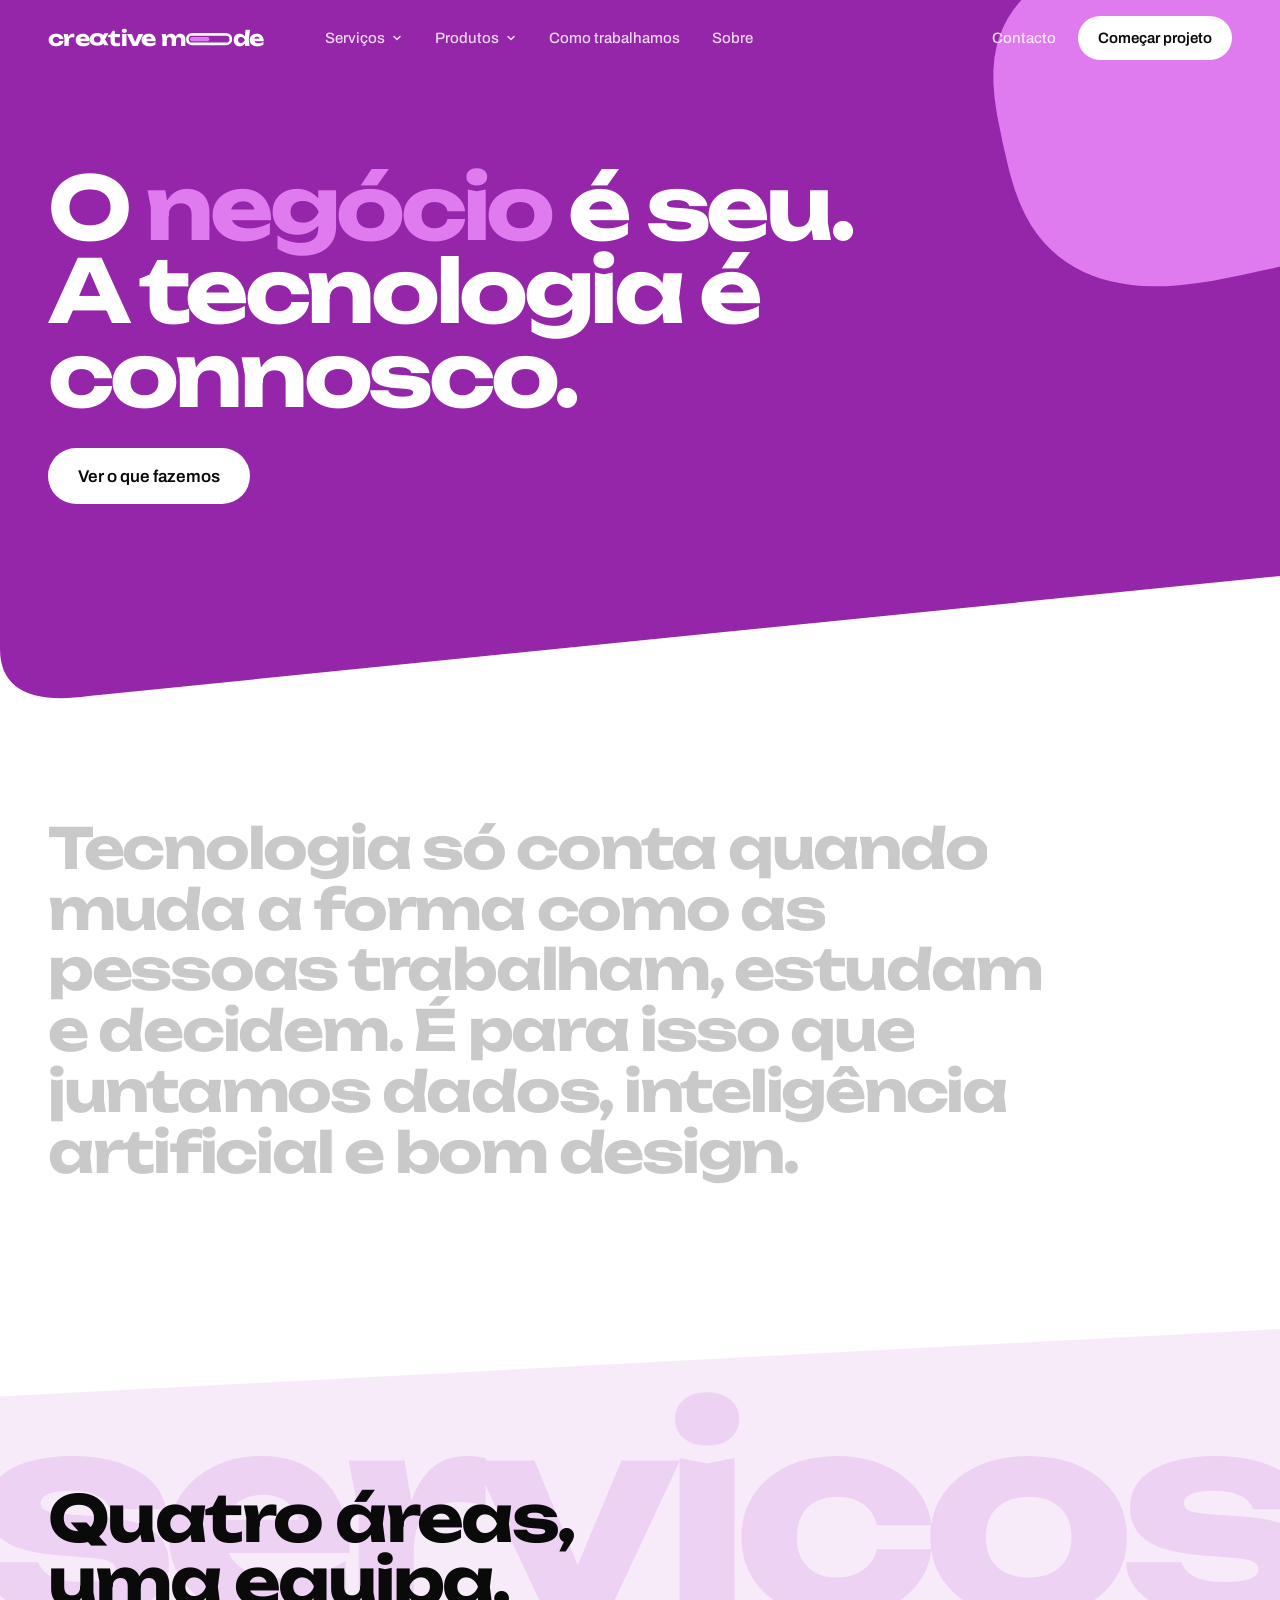
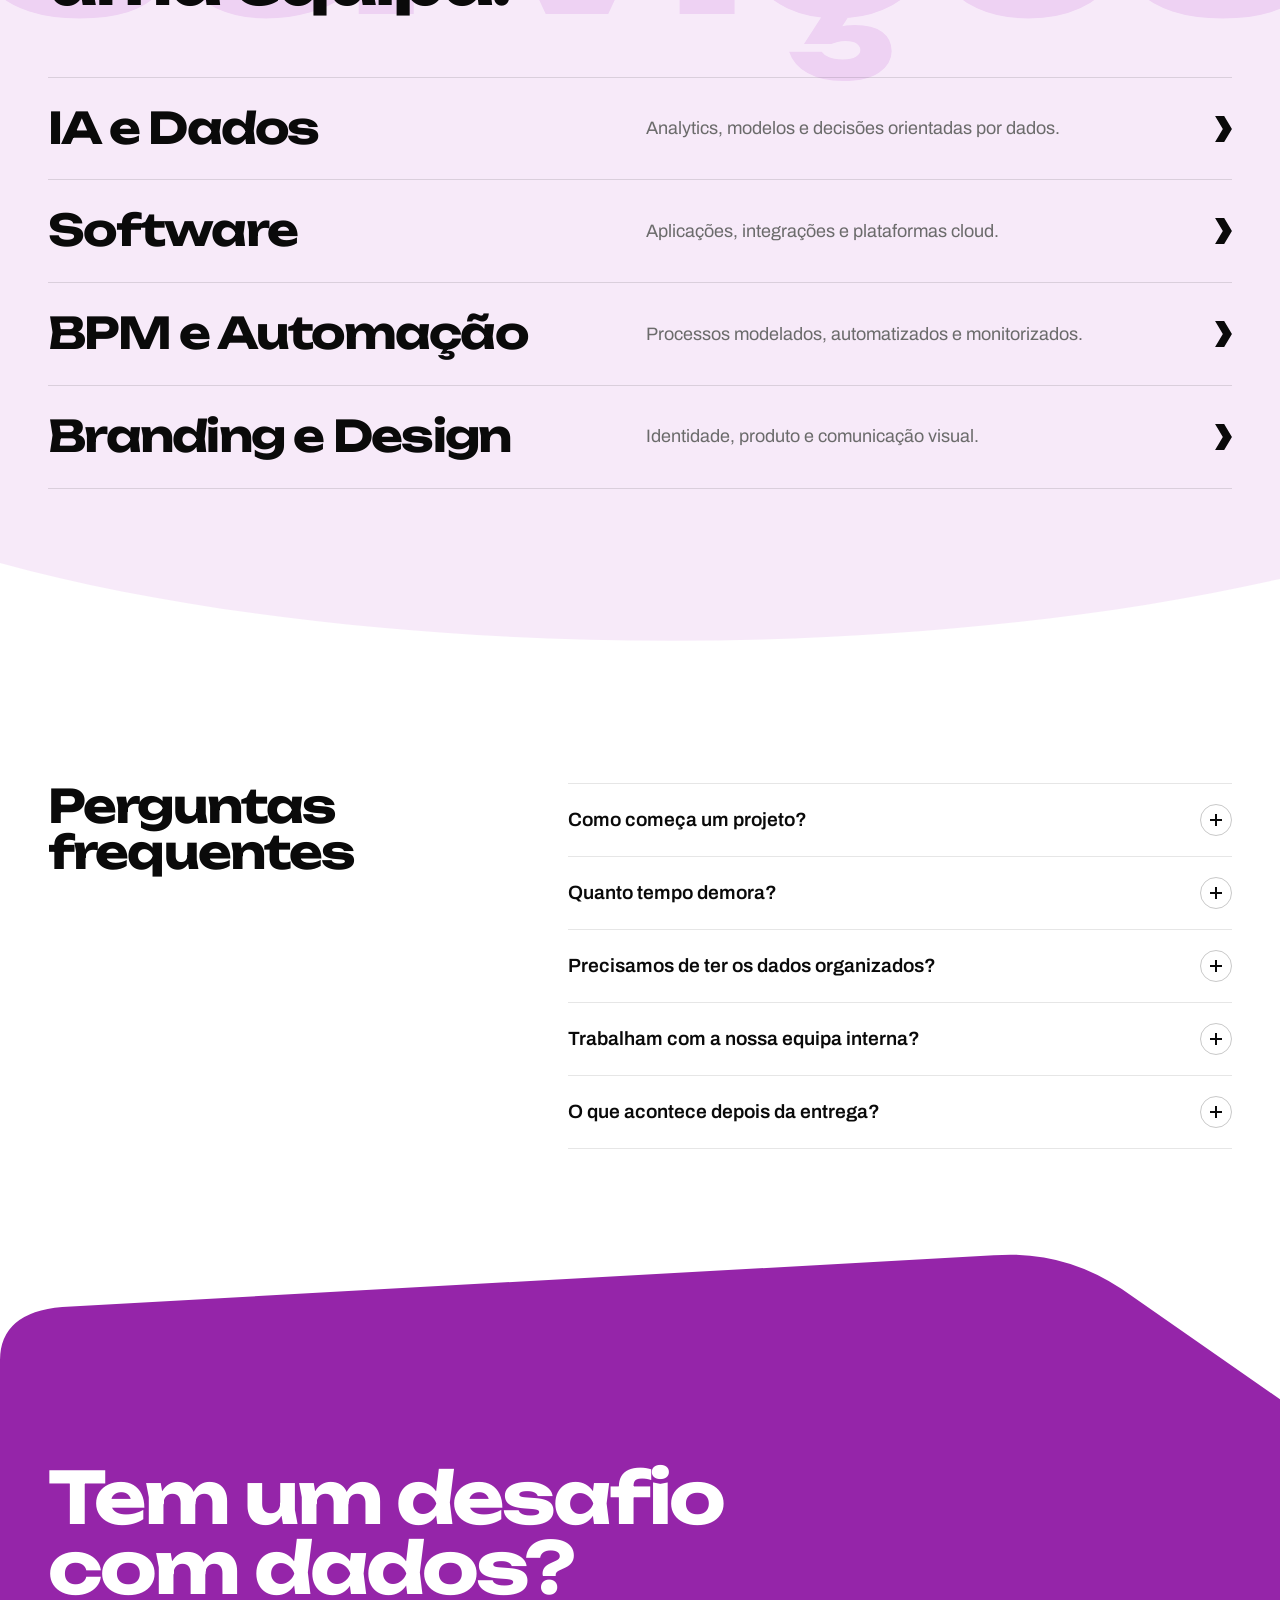
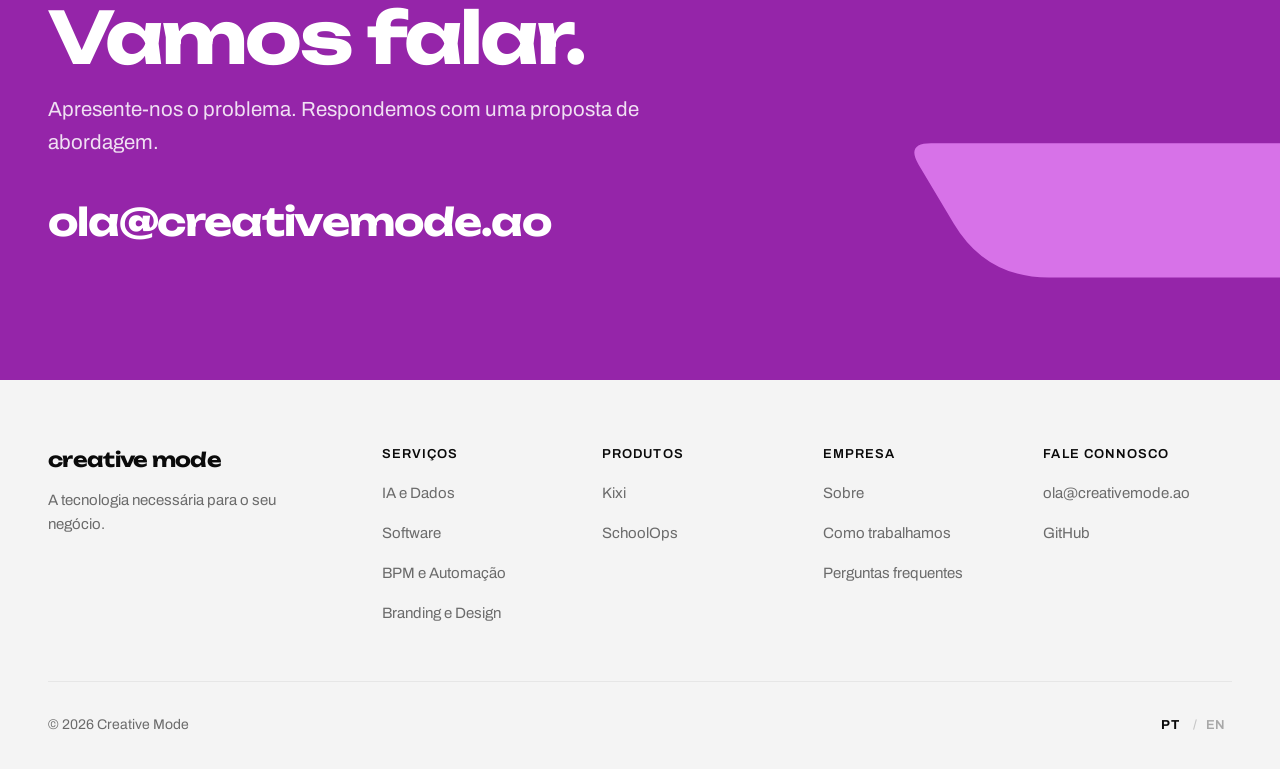
<file: index.html>
<!doctype html>
<html lang="pt">
<head>
<meta charset="utf-8">
<meta name="viewport" content="width=device-width, initial-scale=1, viewport-fit=cover">
<title>Creative Mode · A tecnologia necessária para o seu negócio</title>
<meta name="description" content="A tecnologia necessária para o seu negócio: desenvolvimento de produtos, automação de processos e design numa só equipa.">
<meta name="theme-color" content="#FFFFFF">
<meta property="og:title" content="Creative Mode · A tecnologia necessária para o seu negócio">
<meta property="og:description" content="A tecnologia necessária para o seu negócio: desenvolvimento de produtos, automação de processos e design numa só equipa.">
<meta property="og:url" content="https://creativemode.ao/">
<link rel="icon" href="assets/favicon.svg" type="image/svg+xml">
<link rel="preconnect" href="https://fonts.googleapis.com">
<link rel="preconnect" href="https://fonts.gstatic.com" crossorigin>
<link rel="stylesheet" href="https://fonts.googleapis.com/css2?family=Unbounded:wght@400;700&amp;family=Archivo:wght@400;500;600&amp;display=swap">
<link rel="stylesheet" href="assets/styles.css">
<link rel="alternate" hreflang="pt" href="https://creativemode.ao/">
<link rel="alternate" hreflang="en" href="https://creativemode.ao/en/">
</head>
<body class="hero-dark" style="--hero-bg: #9525A9">
<a href="#conteudo" class="skip">Saltar para o conteúdo</a>

<header class="top">
  <div class="wrap top-row">
    <a href="./" class="logo" aria-label="Creative Mode, início">
      <span>cre<svg class="alpha" viewBox="0 -588 970 604" aria-hidden="true"><path d="M396 16Q286 16 204.0 -21.5Q122 -59 76.0 -127.5Q30 -196 30 -285Q30 -376 76.0 -444.0Q122 -512 204.0 -550.0Q286 -588 396 -588Q505 -588 587.5 -550.0Q670 -512 716.0 -444.0Q762 -376 762 -285Q762 -196 716.0 -127.5Q670 -59 587.5 -21.5Q505 16 396 16ZM396 -135Q446 -135 481.5 -153.0Q517 -171 536.0 -205.0Q555 -239 555 -285Q555 -333 536.0 -366.5Q517 -400 481.5 -418.0Q446 -436 396 -436Q346 -436 310.0 -418.0Q274 -400 255.0 -366.5Q236 -333 236 -286Q236 -239 255.0 -205.0Q274 -171 310.0 -153.0Q346 -135 396 -135Z"/><path d="M560 -286 L760 -286 L930 -571 L730 -571 Z"/><path d="M560 -286 L760 -286 L930 0 L730 0 Z"/></svg>tive</span>
      <span class="logo-mode">m<svg class="ring" viewBox="0 0 220 58.5" aria-hidden="true"><rect x="6.5" y="6.5" width="207" height="45.5" rx="22.75" fill="none" stroke="currentColor" stroke-width="13"/><rect class="logo-fill" x="19" y="19" width="92" height="20.5" rx="10.25"/></svg>de</span>
    </a>
    <nav id="nav" class="nav" aria-label="Principal">
      <ul class="nav-list">
        <li class="has-menu">
          <button type="button" class="nav-item" aria-expanded="false" aria-controls="m-servicos">Serviços<svg class="chev" viewBox="0 0 12 12" aria-hidden="true"><path d="M3 4.5l3 3 3-3"/></svg></button>
          <div class="menu" id="m-servicos">
            <div class="wrap menu-grid">
              <div class="menu-links">
                <a href="servicos.html#ia"><strong>IA e Dados</strong><span>Analytics, modelos e decisões orientadas por dados.</span></a>
                <a href="servicos.html#software"><strong>Software</strong><span>Aplicações, integrações e plataformas cloud.</span></a>
                <a href="servicos.html#bpm"><strong>BPM e Automação</strong><span>Processos modelados, automatizados e monitorizados.</span></a>
                <a href="servicos.html#design"><strong>Branding e Design</strong><span>Identidade, produto e comunicação visual.</span></a>
              </div>
              <div class="menu-aside">
                <p>Quatro áreas, uma só equipa responsável pelo resultado.</p>
                <a href="servicos.html">Ver todos os serviços</a>
              </div>
            </div>
          </div>
        </li>
        <li class="has-menu">
          <button type="button" class="nav-item" aria-expanded="false" aria-controls="m-produtos">Produtos<svg class="chev" viewBox="0 0 12 12" aria-hidden="true"><path d="M3 4.5l3 3 3-3"/></svg></button>
          <div class="menu" id="m-produtos">
            <div class="wrap menu-grid">
              <div class="menu-links">
                <a href="kixi.html"><strong>Kixi</strong><span>Estudo e exames para alunos, com OCR e tutor IA. Lançamento a 15 de outubro.</span></a>
                <a href="schoolops.html"><strong>SchoolOps</strong><span>Os processos da escola, mapeados e automatizados. Em desenvolvimento.</span></a>
              </div>
              <div class="menu-aside">
                <p>Produtos próprios, feitos com IA e dados para problemas reais.</p>
              </div>
            </div>
          </div>
        </li>
        <li><a class="nav-item" href="sobre.html#metodo">Como trabalhamos</a></li>
        <li><a class="nav-item" href="sobre.html">Sobre</a></li>
      </ul>
      <div class="nav-mobile-cta"><a class="btn btn-lilac" href="#contacto">Começar projeto</a></div>
    </nav>
    <div class="top-actions">
      <a href="mailto:ola@creativemode.ao" class="top-link">Contacto</a>
      <a href="#contacto" class="nav-cta">Começar projeto</a>
      <button type="button" class="menu-btn" aria-expanded="false" aria-controls="nav" aria-label="Abrir menu">
        <svg class="i-open" width="22" height="22" viewBox="0 0 24 24" aria-hidden="true"><path d="M4 7h16M4 12h16M4 17h10"/></svg>
        <svg class="i-close" width="22" height="22" viewBox="0 0 24 24" aria-hidden="true"><path d="M6 6l12 12M18 6L6 18"/></svg>
      </button>
    </div>
  </div>
</header>

<main id="conteudo">

  <section id="topo" class="shape is-purple shape-hero">
    <svg class="blob blob-hero" viewBox="0 0 600 560" aria-hidden="true"><path d="M568.3 223.0 L574.7 261.0 L577.2 284.3 L578.3 303.9 L578.1 321.4 L577.0 337.5 L575.0 352.4 L572.2 366.5 L568.6 379.7 L564.1 392.3 L558.8 404.2 L552.6 415.6 L545.6 426.4 L537.7 436.7 L528.9 446.4 L519.0 455.6 L508.1 464.3 L496.2 472.4 L483.0 480.0 L468.5 487.1 L452.6 493.6 L434.8 499.8 L414.7 505.7 L390.6 511.6 L351.0 520.1 L311.4 527.9 L287.1 531.6 L266.5 534.0 L247.9 535.2 L230.9 535.4 L214.9 534.9 L199.9 533.5 L185.6 531.3 L171.9 528.4 L158.8 524.8 L146.2 520.4 L134.0 515.2 L122.4 509.2 L111.1 502.3 L100.3 494.4 L90.0 485.4 L80.2 475.3 L70.9 463.9 L62.1 451.1 L54.0 436.6 L46.4 420.1 L39.2 400.9 L32.4 377.7 L23.3 338.8 L15.3 299.7 L11.8 275.6 L10.2 255.1 L10.2 236.8 L11.7 220.2 L14.6 204.8 L18.7 190.6 L24.0 177.5 L30.4 165.4 L37.8 154.1 L46.0 143.7 L55.1 134.0 L65.0 125.1 L75.5 116.8 L86.7 109.0 L98.6 101.7 L111.1 94.7 L124.4 88.1 L138.6 81.7 L153.9 75.4 L170.7 69.2 L189.7 62.9 L212.4 56.2 L250.4 46.6 L288.8 37.4 L312.7 31.7 L333.4 27.4 L352.2 24.0 L369.9 21.6 L386.7 20.2 L402.8 19.8 L418.1 20.5 L432.9 22.3 L446.9 25.3 L460.3 29.4 L473.0 34.8 L484.8 41.5 L495.9 49.4 L506.2 58.6 L515.7 69.0 L524.3 80.7 L532.1 93.7 L539.1 108.1 L545.3 123.9 L550.9 141.4 L556.0 161.2 L561.0 184.7Z" fill="#DF7BEF"/></svg>
    <div class="wrap hero">
      <h1>O <em>negócio</em> é seu.<br>A tecnologia é connosco.</h1>
      <div class="actions"><a class="btn btn-white" href="servicos.html">Ver o que fazemos</a></div>
    </div>
    <svg class="edge edge-bottom" viewBox="0 0 1440 180" preserveAspectRatio="none" aria-hidden="true"><path d="M0 180V118C0 164 36 180 100 171L1440 36V180Z" fill="#FFFFFF"/></svg>
  </section>

  <section class="manifesto" aria-label="O que nos move">
    <div class="wrap"><p><span class="scrub">Tecnologia só conta quando muda a forma como as pessoas trabalham, estudam e decidem. É para isso que juntamos dados, inteligência artificial e bom design.</span></p></div>
  </section>

  <section id="servicos" class="shape is-tint">
    <svg class="edge edge-top" viewBox="0 0 1440 180" preserveAspectRatio="none" aria-hidden="true"><path d="M0 0H1440V36L0 112Z" fill="#FFFFFF"/></svg>
    <p class="backdrop" aria-hidden="true">serviços</p>
    <div class="wrap services">
      <div class="sec-head reveal">
        <h2>Quatro áreas,<br>uma equipa.</h2>
      </div>
      <ul class="svc-rows reveal">
      <li><a class="svc-row" href="servicos.html#ia"><span class="svc-t">IA e Dados</span><span class="svc-d">Analytics, modelos e decisões orientadas por dados.</span><span class="svc-go" aria-hidden="true"></span></a></li>
      <li><a class="svc-row" href="servicos.html#software"><span class="svc-t">Software</span><span class="svc-d">Aplicações, integrações e plataformas cloud.</span><span class="svc-go" aria-hidden="true"></span></a></li>
      <li><a class="svc-row" href="servicos.html#bpm"><span class="svc-t">BPM e Automação</span><span class="svc-d">Processos modelados, automatizados e monitorizados.</span><span class="svc-go" aria-hidden="true"></span></a></li>
      <li><a class="svc-row" href="servicos.html#design"><span class="svc-t">Branding e Design</span><span class="svc-d">Identidade, produto e comunicação visual.</span><span class="svc-go" aria-hidden="true"></span></a></li>
      </ul>
    </div>
    <svg class="edge edge-bottom" viewBox="0 0 1440 180" preserveAspectRatio="none" aria-hidden="true"><path d="M0 180V46C380 150 980 168 1440 64V180Z" fill="#FFFFFF"/></svg>
  </section>

  <section id="faq" class="faq wrap">
    <div class="faq-grid reveal">
      <h2>Perguntas frequentes</h2>
      <div class="qa-list">
      <details class="qa" name="faq"><summary><span class="qa-q">Como começa um projeto?</span><span class="qa-x" aria-hidden="true"></span></summary><p>Com uma conversa sobre o problema. A seguir fazemos um diagnóstico e apresentamos uma proposta de abordagem, com âmbito, prazos e equipa.</p></details>
      <details class="qa" name="faq"><summary><span class="qa-q">Quanto tempo demora?</span><span class="qa-x" aria-hidden="true"></span></summary><p>Depende do âmbito. Trabalhamos em ciclos curtos, por isso há entregas desde as primeiras semanas, e o prazo total fica definido no diagnóstico.</p></details>
      <details class="qa" name="faq"><summary><span class="qa-q">Precisamos de ter os dados organizados?</span><span class="qa-x" aria-hidden="true"></span></summary><p>Não. Organizar os dados e garantir a sua qualidade faz parte do nosso trabalho em IA e Dados.</p></details>
      <details class="qa" name="faq"><summary><span class="qa-q">Trabalham com a nossa equipa interna?</span><span class="qa-x" aria-hidden="true"></span></summary><p>Sim. Integramos a solução nos seus sistemas e preparamos a sua equipa para a usar e manter.</p></details>
      <details class="qa" name="faq"><summary><span class="qa-q">O que acontece depois da entrega?</span><span class="qa-x" aria-hidden="true"></span></summary><p>Continuamos ao seu lado: medimos os resultados e melhoramos a solução ao longo do tempo.</p></details>
      </div>
    </div>
  </section>

  <section id="contacto" class="shape is-purple cta-shape">
    <svg class="edge edge-top" viewBox="0 0 1440 180" preserveAspectRatio="none" aria-hidden="true"><path d="M0 0H1440V168L1262 44Q1196 0 1118 6L70 64Q0 70 0 124Z" fill="#FFFFFF"/></svg>
    <svg class="blob blob-cta blob-fatia" viewBox="0 0 600 560" aria-hidden="true"><path d="M54.3 234.0 Q40.0 210.0 68.0 210.0 L490.0 210.0 Q560.0 210.0 595.9 270.1 L635.1 336.0 Q649.5 360.0 621.5 360.0 L199.5 360.0 Q129.5 360.0 93.6 299.9Z" fill="#DF7BEF"/></svg>
    <div class="wrap cta-inner reveal">
      <h2>Tem um desafio com dados? Vamos falar.</h2>
      <p>Apresente-nos o problema. Respondemos com uma proposta de abordagem.</p>
      <a class="mail" href="mailto:ola@creativemode.ao">ola@creativemode.ao</a>
    </div>
  </section>

</main>

<footer class="foot">
  <div class="wrap foot-grid">
    <div class="foot-brand">
      <p class="foot-name">creative mode</p>
      <p>A tecnologia necessária para o seu negócio.</p>
    </div>
    <nav aria-label="Serviços"><h2>Serviços</h2><a href="servicos.html#ia">IA e Dados</a><a href="servicos.html#software">Software</a><a href="servicos.html#bpm">BPM e Automação</a><a href="servicos.html#design">Branding e Design</a></nav>
    <nav aria-label="Produtos"><h2>Produtos</h2><a href="kixi.html">Kixi</a><a href="schoolops.html">SchoolOps</a></nav>
    <nav aria-label="Empresa"><h2>Empresa</h2><a href="sobre.html">Sobre</a><a href="sobre.html#metodo">Como trabalhamos</a><a href="./#faq">Perguntas frequentes</a></nav>
    <nav aria-label="Contacto"><h2>Fale connosco</h2><a href="mailto:ola@creativemode.ao">ola@creativemode.ao</a><a href="https://github.com/creative-mode">GitHub</a></nav>
  </div>
  <div class="wrap foot-base"><p>© 2026 Creative Mode</p><span class="lang-toggle"><b aria-current="true">PT</b><a href="en/index.html" hreflang="en" lang="en" aria-label="English version">EN</a></span></div>
</footer>

<div class="bar">
  <a href="mailto:ola@creativemode.ao" class="btn btn-lilac">Começar projeto</a>
</div>

<script src="assets/main.js" defer></script>
</body>
</html>
</file>
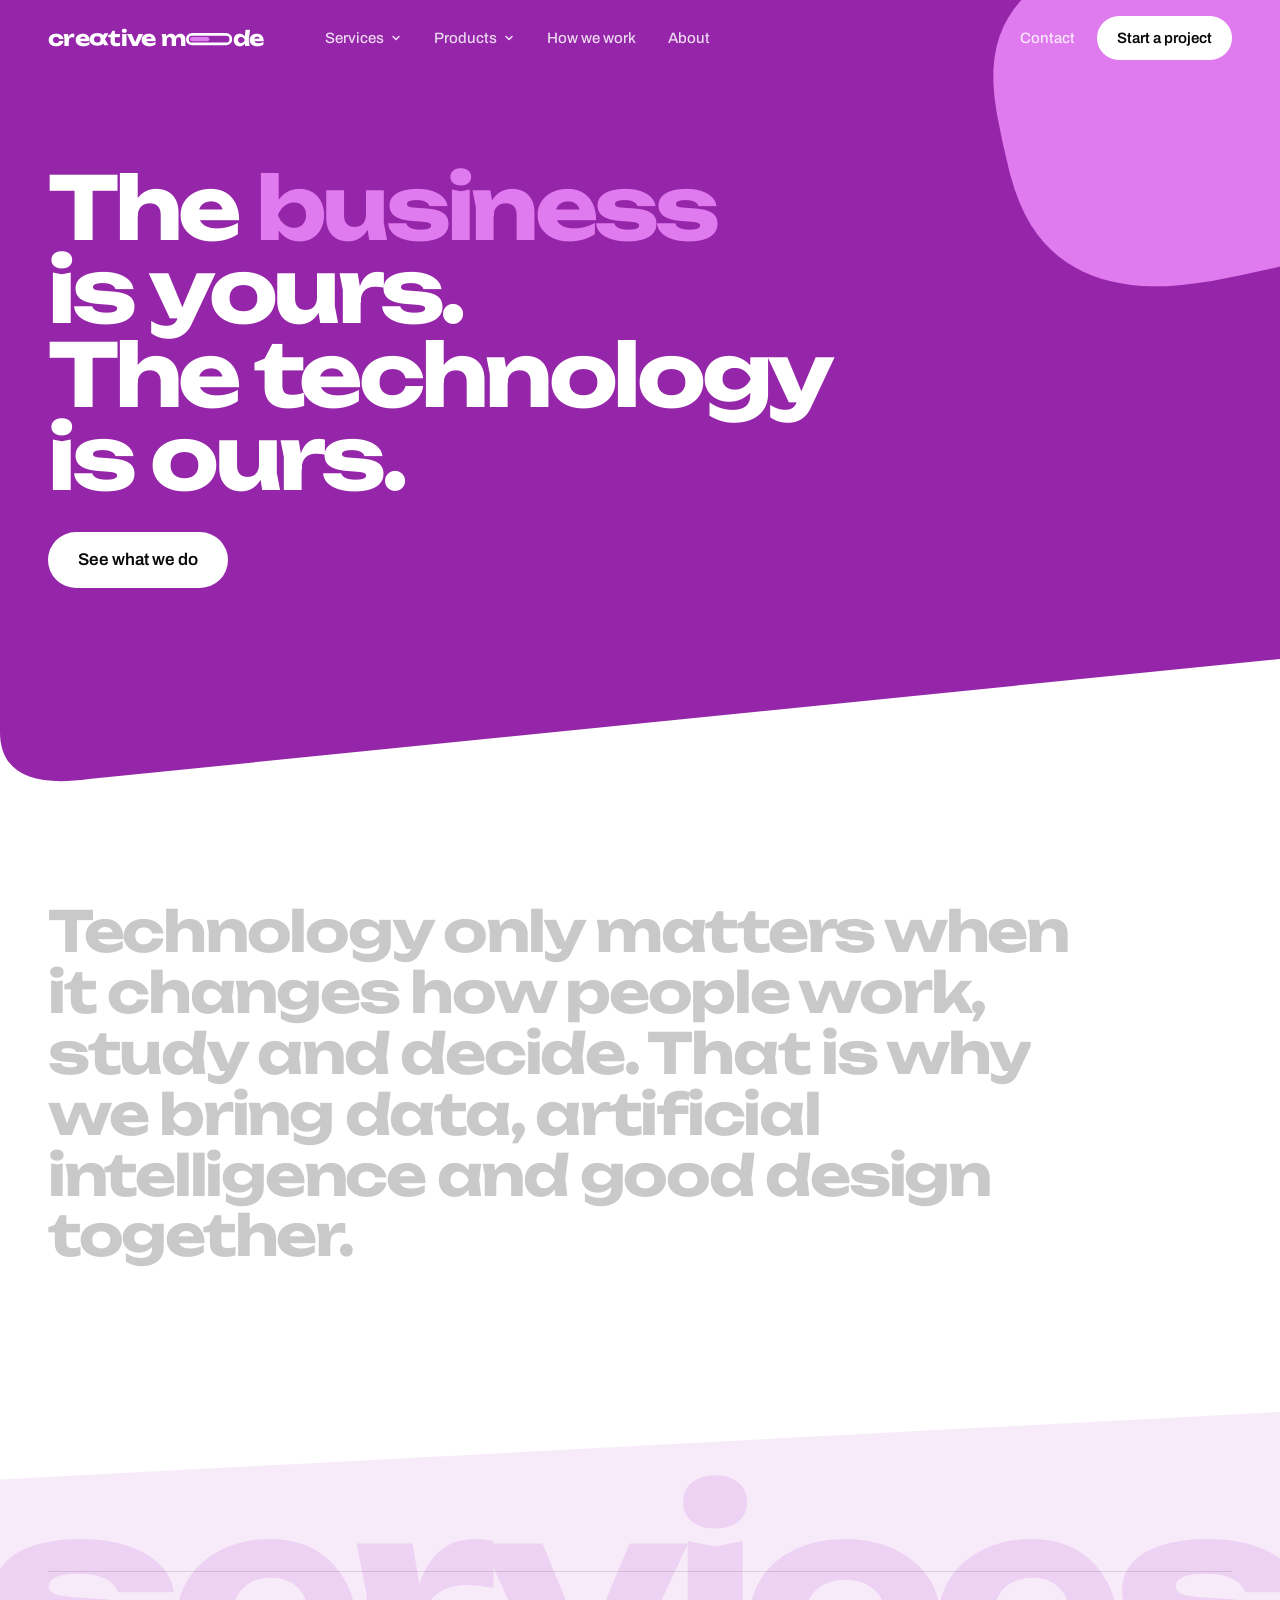
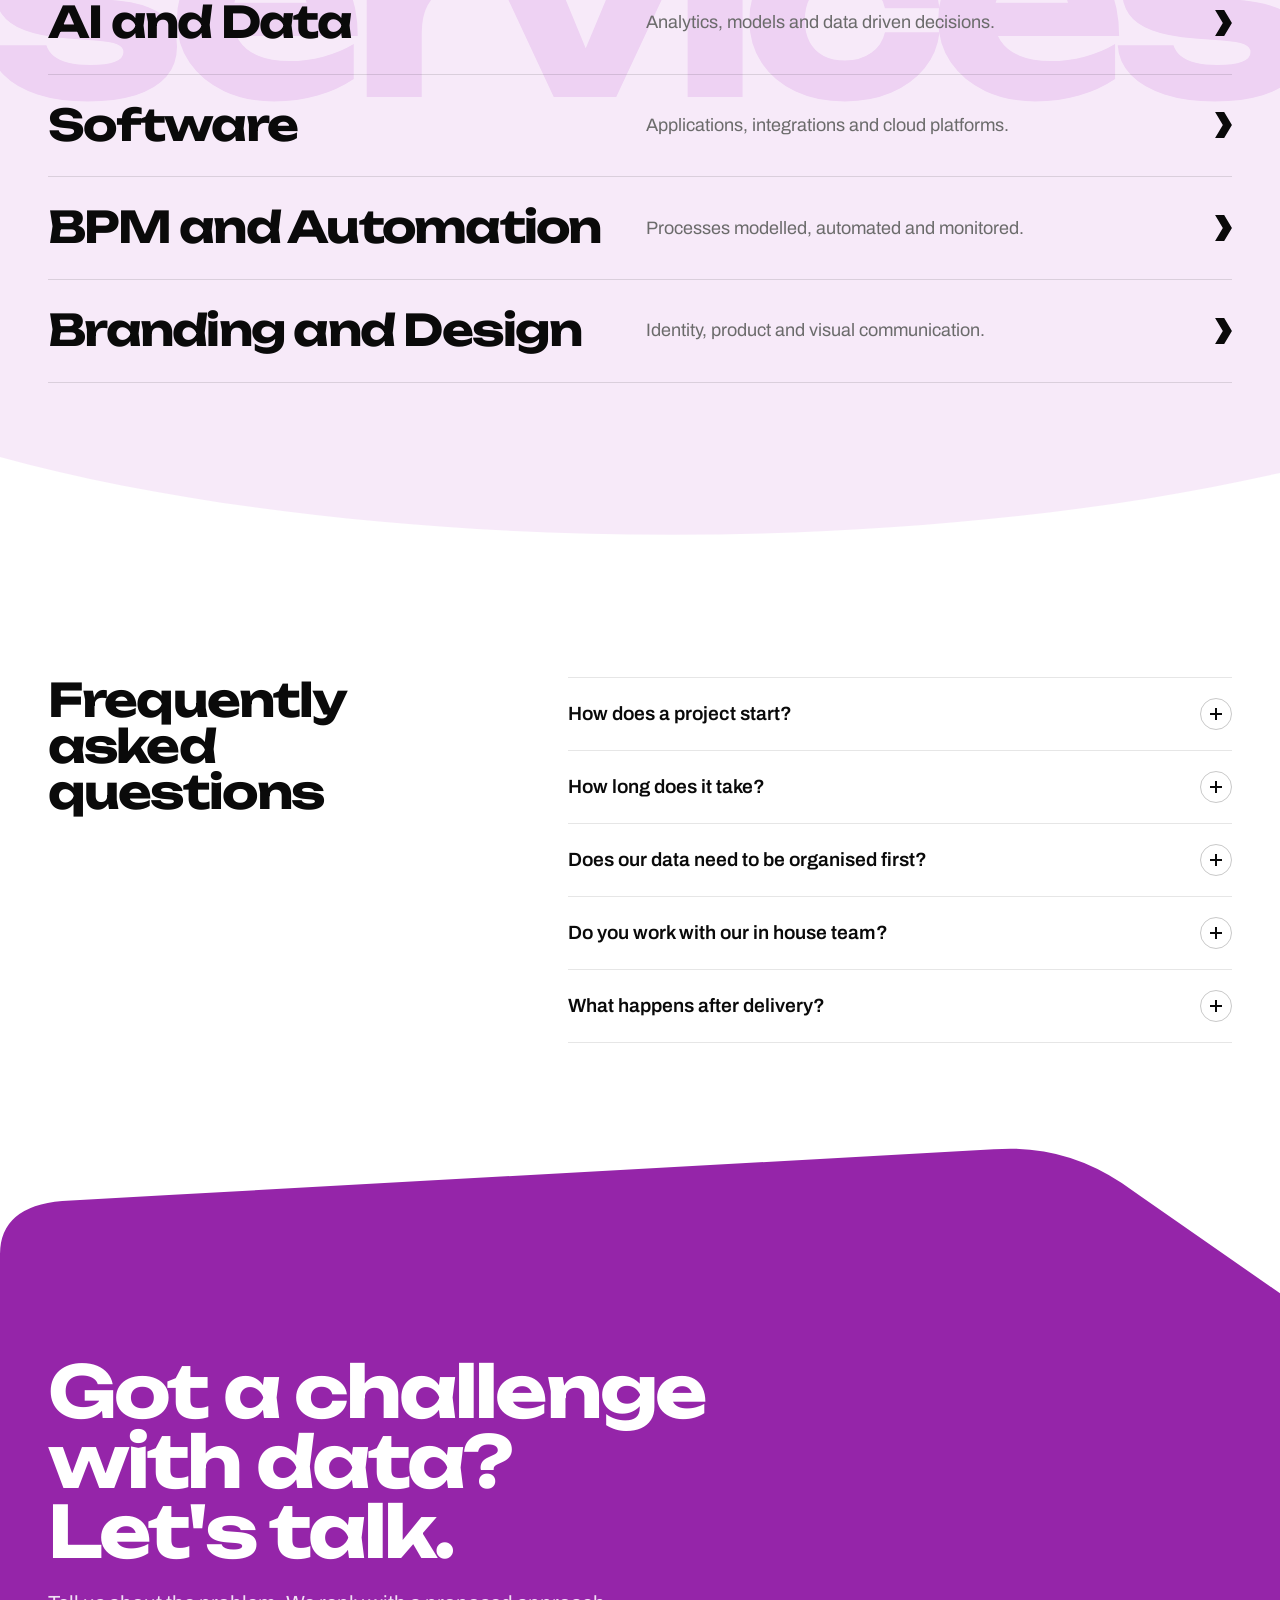
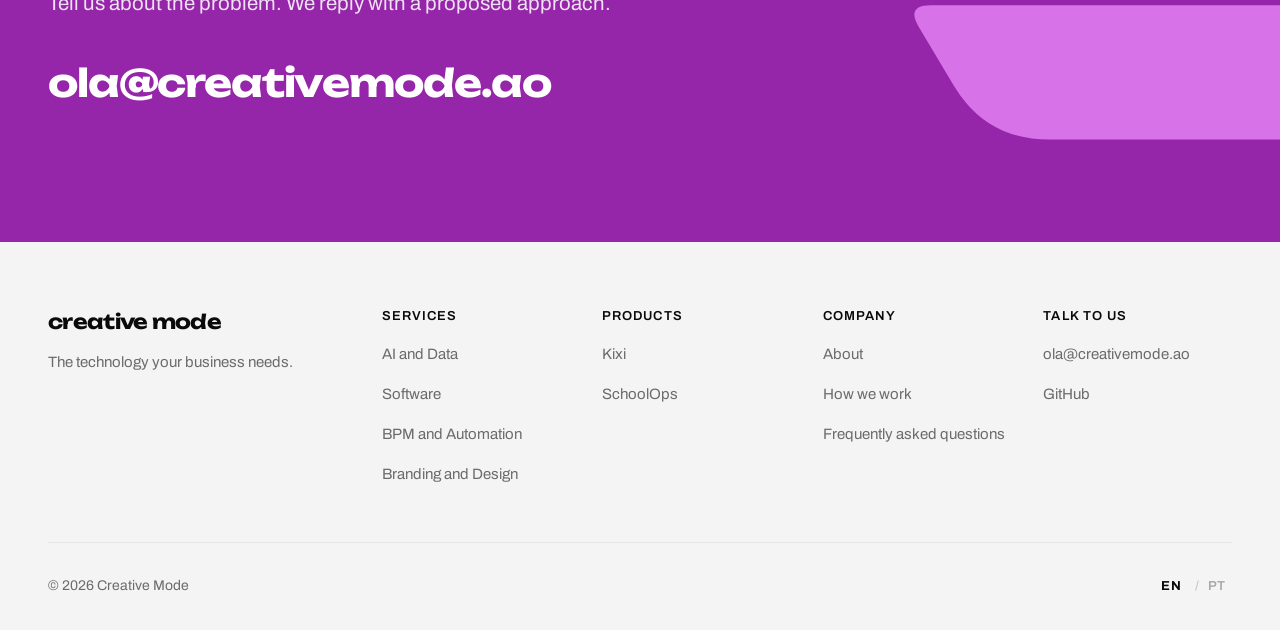
<file: en/index.html>
<!doctype html>
<html lang="en">
<head>
<meta charset="utf-8">
<meta name="viewport" content="width=device-width, initial-scale=1, viewport-fit=cover">
<title>Creative Mode · The technology your business needs</title>
<meta name="description" content="The technology your business needs: product development, process automation and design in one team.">
<meta name="theme-color" content="#FFFFFF">
<meta property="og:title" content="Creative Mode · The technology your business needs">
<meta property="og:description" content="The technology your business needs: product development, process automation and design in one team.">
<meta property="og:url" content="https://creativemode.ao/en/">
<link rel="icon" href="../assets/favicon.svg" type="image/svg+xml">
<link rel="preconnect" href="https://fonts.googleapis.com">
<link rel="preconnect" href="https://fonts.gstatic.com" crossorigin>
<link rel="stylesheet" href="https://fonts.googleapis.com/css2?family=Unbounded:wght@400;700&amp;family=Archivo:wght@400;500;600&amp;display=swap">
<link rel="stylesheet" href="../assets/styles.css">
<link rel="alternate" hreflang="pt" href="https://creativemode.ao/">
<link rel="alternate" hreflang="en" href="https://creativemode.ao/en/">
</head>
<body class="hero-dark" style="--hero-bg: #9525A9">
<a href="#conteudo" class="skip">Skip to content</a>

<header class="top">
  <div class="wrap top-row">
    <a href="./" class="logo" aria-label="Creative Mode, home">
      <span>cre<svg class="alpha" viewBox="0 -588 970 604" aria-hidden="true"><path d="M396 16Q286 16 204.0 -21.5Q122 -59 76.0 -127.5Q30 -196 30 -285Q30 -376 76.0 -444.0Q122 -512 204.0 -550.0Q286 -588 396 -588Q505 -588 587.5 -550.0Q670 -512 716.0 -444.0Q762 -376 762 -285Q762 -196 716.0 -127.5Q670 -59 587.5 -21.5Q505 16 396 16ZM396 -135Q446 -135 481.5 -153.0Q517 -171 536.0 -205.0Q555 -239 555 -285Q555 -333 536.0 -366.5Q517 -400 481.5 -418.0Q446 -436 396 -436Q346 -436 310.0 -418.0Q274 -400 255.0 -366.5Q236 -333 236 -286Q236 -239 255.0 -205.0Q274 -171 310.0 -153.0Q346 -135 396 -135Z"/><path d="M560 -286 L760 -286 L930 -571 L730 -571 Z"/><path d="M560 -286 L760 -286 L930 0 L730 0 Z"/></svg>tive</span>
      <span class="logo-mode">m<svg class="ring" viewBox="0 0 220 58.5" aria-hidden="true"><rect x="6.5" y="6.5" width="207" height="45.5" rx="22.75" fill="none" stroke="currentColor" stroke-width="13"/><rect class="logo-fill" x="19" y="19" width="92" height="20.5" rx="10.25"/></svg>de</span>
    </a>
    <nav id="nav" class="nav" aria-label="Main">
      <ul class="nav-list">
        <li class="has-menu">
          <button type="button" class="nav-item" aria-expanded="false" aria-controls="m-servicos">Services<svg class="chev" viewBox="0 0 12 12" aria-hidden="true"><path d="M3 4.5l3 3 3-3"/></svg></button>
          <div class="menu" id="m-servicos">
            <div class="wrap menu-grid">
              <div class="menu-links">
                <a href="servicos.html#ia"><strong>AI and Data</strong><span>Analytics, models and data driven decisions.</span></a>
                <a href="servicos.html#software"><strong>Software</strong><span>Applications, integrations and cloud platforms.</span></a>
                <a href="servicos.html#bpm"><strong>BPM and Automation</strong><span>Processes modelled, automated and monitored.</span></a>
                <a href="servicos.html#design"><strong>Branding and Design</strong><span>Identity, product and visual communication.</span></a>
              </div>
              <div class="menu-aside">
                <p>Four areas, one team accountable for the result.</p>
                <a href="servicos.html">See all services</a>
              </div>
            </div>
          </div>
        </li>
        <li class="has-menu">
          <button type="button" class="nav-item" aria-expanded="false" aria-controls="m-produtos">Products<svg class="chev" viewBox="0 0 12 12" aria-hidden="true"><path d="M3 4.5l3 3 3-3"/></svg></button>
          <div class="menu" id="m-produtos">
            <div class="wrap menu-grid">
              <div class="menu-links">
                <a href="kixi.html"><strong>Kixi</strong><span>Study and exam prep for students, with OCR and an AI tutor. Launching on 15 October.</span></a>
                <a href="schoolops.html"><strong>SchoolOps</strong><span>A school's processes, mapped and automated. In development.</span></a>
              </div>
              <div class="menu-aside">
                <p>Our own products, built with AI and data for real problems.</p>
              </div>
            </div>
          </div>
        </li>
        <li><a class="nav-item" href="sobre.html#metodo">How we work</a></li>
        <li><a class="nav-item" href="sobre.html">About</a></li>
      </ul>
      <div class="nav-mobile-cta"><a class="btn btn-lilac" href="#contacto">Start a project</a></div>
    </nav>
    <div class="top-actions">
      <a href="mailto:ola@creativemode.ao" class="top-link">Contact</a>
      <a href="#contacto" class="nav-cta">Start a project</a>
      <button type="button" class="menu-btn" aria-expanded="false" aria-controls="nav" aria-label="Open menu">
        <svg class="i-open" width="22" height="22" viewBox="0 0 24 24" aria-hidden="true"><path d="M4 7h16M4 12h16M4 17h10"/></svg>
        <svg class="i-close" width="22" height="22" viewBox="0 0 24 24" aria-hidden="true"><path d="M6 6l12 12M18 6L6 18"/></svg>
      </button>
    </div>
  </div>
</header>

<main id="conteudo">

  <section id="topo" class="shape is-purple shape-hero">
    <svg class="blob blob-hero" viewBox="0 0 600 560" aria-hidden="true"><path d="M568.3 223.0 L574.7 261.0 L577.2 284.3 L578.3 303.9 L578.1 321.4 L577.0 337.5 L575.0 352.4 L572.2 366.5 L568.6 379.7 L564.1 392.3 L558.8 404.2 L552.6 415.6 L545.6 426.4 L537.7 436.7 L528.9 446.4 L519.0 455.6 L508.1 464.3 L496.2 472.4 L483.0 480.0 L468.5 487.1 L452.6 493.6 L434.8 499.8 L414.7 505.7 L390.6 511.6 L351.0 520.1 L311.4 527.9 L287.1 531.6 L266.5 534.0 L247.9 535.2 L230.9 535.4 L214.9 534.9 L199.9 533.5 L185.6 531.3 L171.9 528.4 L158.8 524.8 L146.2 520.4 L134.0 515.2 L122.4 509.2 L111.1 502.3 L100.3 494.4 L90.0 485.4 L80.2 475.3 L70.9 463.9 L62.1 451.1 L54.0 436.6 L46.4 420.1 L39.2 400.9 L32.4 377.7 L23.3 338.8 L15.3 299.7 L11.8 275.6 L10.2 255.1 L10.2 236.8 L11.7 220.2 L14.6 204.8 L18.7 190.6 L24.0 177.5 L30.4 165.4 L37.8 154.1 L46.0 143.7 L55.1 134.0 L65.0 125.1 L75.5 116.8 L86.7 109.0 L98.6 101.7 L111.1 94.7 L124.4 88.1 L138.6 81.7 L153.9 75.4 L170.7 69.2 L189.7 62.9 L212.4 56.2 L250.4 46.6 L288.8 37.4 L312.7 31.7 L333.4 27.4 L352.2 24.0 L369.9 21.6 L386.7 20.2 L402.8 19.8 L418.1 20.5 L432.9 22.3 L446.9 25.3 L460.3 29.4 L473.0 34.8 L484.8 41.5 L495.9 49.4 L506.2 58.6 L515.7 69.0 L524.3 80.7 L532.1 93.7 L539.1 108.1 L545.3 123.9 L550.9 141.4 L556.0 161.2 L561.0 184.7Z" fill="#DF7BEF"/></svg>
    <div class="wrap hero">
      <h1>The <em>business</em> is yours.<br>The technology is ours.</h1>
      <div class="actions"><a class="btn btn-white" href="servicos.html">See what we do</a></div>
    </div>
    <svg class="edge edge-bottom" viewBox="0 0 1440 180" preserveAspectRatio="none" aria-hidden="true"><path d="M0 180V118C0 164 36 180 100 171L1440 36V180Z" fill="#FFFFFF"/></svg>
  </section>

  <section class="manifesto" aria-label="What drives us">
    <div class="wrap"><p><span class="scrub">Technology only matters when it changes how people work, study and decide. That is why we bring data, artificial intelligence and good design together.</span></p></div>
  </section>

  <section id="servicos" class="shape is-tint">
    <svg class="edge edge-top" viewBox="0 0 1440 180" preserveAspectRatio="none" aria-hidden="true"><path d="M0 0H1440V36L0 112Z" fill="#FFFFFF"/></svg>
    <p class="backdrop" aria-hidden="true">services</p>
    <div class="wrap services">
      <ul class="svc-rows reveal">
      <li><a class="svc-row" href="servicos.html#ia"><span class="svc-t">AI and Data</span><span class="svc-d">Analytics, models and data driven decisions.</span><span class="svc-go" aria-hidden="true"></span></a></li>
      <li><a class="svc-row" href="servicos.html#software"><span class="svc-t">Software</span><span class="svc-d">Applications, integrations and cloud platforms.</span><span class="svc-go" aria-hidden="true"></span></a></li>
      <li><a class="svc-row" href="servicos.html#bpm"><span class="svc-t">BPM and Automation</span><span class="svc-d">Processes modelled, automated and monitored.</span><span class="svc-go" aria-hidden="true"></span></a></li>
      <li><a class="svc-row" href="servicos.html#design"><span class="svc-t">Branding and Design</span><span class="svc-d">Identity, product and visual communication.</span><span class="svc-go" aria-hidden="true"></span></a></li>
      </ul>
    </div>
    <svg class="edge edge-bottom" viewBox="0 0 1440 180" preserveAspectRatio="none" aria-hidden="true"><path d="M0 180V46C380 150 980 168 1440 64V180Z" fill="#FFFFFF"/></svg>
  </section>

  <section id="faq" class="faq wrap">
    <div class="faq-grid reveal">
      <h2>Frequently asked questions</h2>
      <div class="qa-list">
      <details class="qa" name="faq"><summary><span class="qa-q">How does a project start?</span><span class="qa-x" aria-hidden="true"></span></summary><p>With a conversation about the problem. Then we run a diagnosis and present a proposed approach, with scope, timeline and team.</p></details>
      <details class="qa" name="faq"><summary><span class="qa-q">How long does it take?</span><span class="qa-x" aria-hidden="true"></span></summary><p>It depends on the scope. We work in short cycles, so there are deliveries from the first weeks, and the full timeline is set in the diagnosis.</p></details>
      <details class="qa" name="faq"><summary><span class="qa-q">Does our data need to be organised first?</span><span class="qa-x" aria-hidden="true"></span></summary><p>No. Organising your data and making sure it is reliable is part of our AI and Data work.</p></details>
      <details class="qa" name="faq"><summary><span class="qa-q">Do you work with our in house team?</span><span class="qa-x" aria-hidden="true"></span></summary><p>Yes. We integrate the solution into your systems and prepare your team to use and maintain it.</p></details>
      <details class="qa" name="faq"><summary><span class="qa-q">What happens after delivery?</span><span class="qa-x" aria-hidden="true"></span></summary><p>We stay with you: we measure the results and keep improving the solution over time.</p></details>
      </div>
    </div>
  </section>

  <section id="contacto" class="shape is-purple cta-shape">
    <svg class="edge edge-top" viewBox="0 0 1440 180" preserveAspectRatio="none" aria-hidden="true"><path d="M0 0H1440V168L1262 44Q1196 0 1118 6L70 64Q0 70 0 124Z" fill="#FFFFFF"/></svg>
    <svg class="blob blob-cta blob-fatia" viewBox="0 0 600 560" aria-hidden="true"><path d="M54.3 234.0 Q40.0 210.0 68.0 210.0 L490.0 210.0 Q560.0 210.0 595.9 270.1 L635.1 336.0 Q649.5 360.0 621.5 360.0 L199.5 360.0 Q129.5 360.0 93.6 299.9Z" fill="#DF7BEF"/></svg>
    <div class="wrap cta-inner reveal">
      <h2>Got a challenge with data? Let's talk.</h2>
      <p>Tell us about the problem. We reply with a proposed approach.</p>
      <a class="mail" href="mailto:ola@creativemode.ao">ola@creativemode.ao</a>
    </div>
  </section>

</main>

<footer class="foot">
  <div class="wrap foot-grid">
    <div class="foot-brand">
      <p class="foot-name">creative mode</p>
      <p>The technology your business needs.</p>
    </div>
    <nav aria-label="Services"><h2>Services</h2><a href="servicos.html#ia">AI and Data</a><a href="servicos.html#software">Software</a><a href="servicos.html#bpm">BPM and Automation</a><a href="servicos.html#design">Branding and Design</a></nav>
    <nav aria-label="Products"><h2>Products</h2><a href="kixi.html">Kixi</a><a href="schoolops.html">SchoolOps</a></nav>
    <nav aria-label="Company"><h2>Company</h2><a href="sobre.html">About</a><a href="sobre.html#metodo">How we work</a><a href="./#faq">Frequently asked questions</a></nav>
    <nav aria-label="Contact"><h2>Talk to us</h2><a href="mailto:ola@creativemode.ao">ola@creativemode.ao</a><a href="https://github.com/creative-mode">GitHub</a></nav>
  </div>
  <div class="wrap foot-base"><p>© 2026 Creative Mode</p><span class="lang-toggle"><b aria-current="true">EN</b><a href="../index.html" hreflang="pt" lang="pt" aria-label="Versão em português">PT</a></span></div>
</footer>

<div class="bar">
  <a href="mailto:ola@creativemode.ao" class="btn btn-lilac">Start a project</a>
</div>

<script src="../assets/main.js" defer></script>
</body>
</html>
</file>
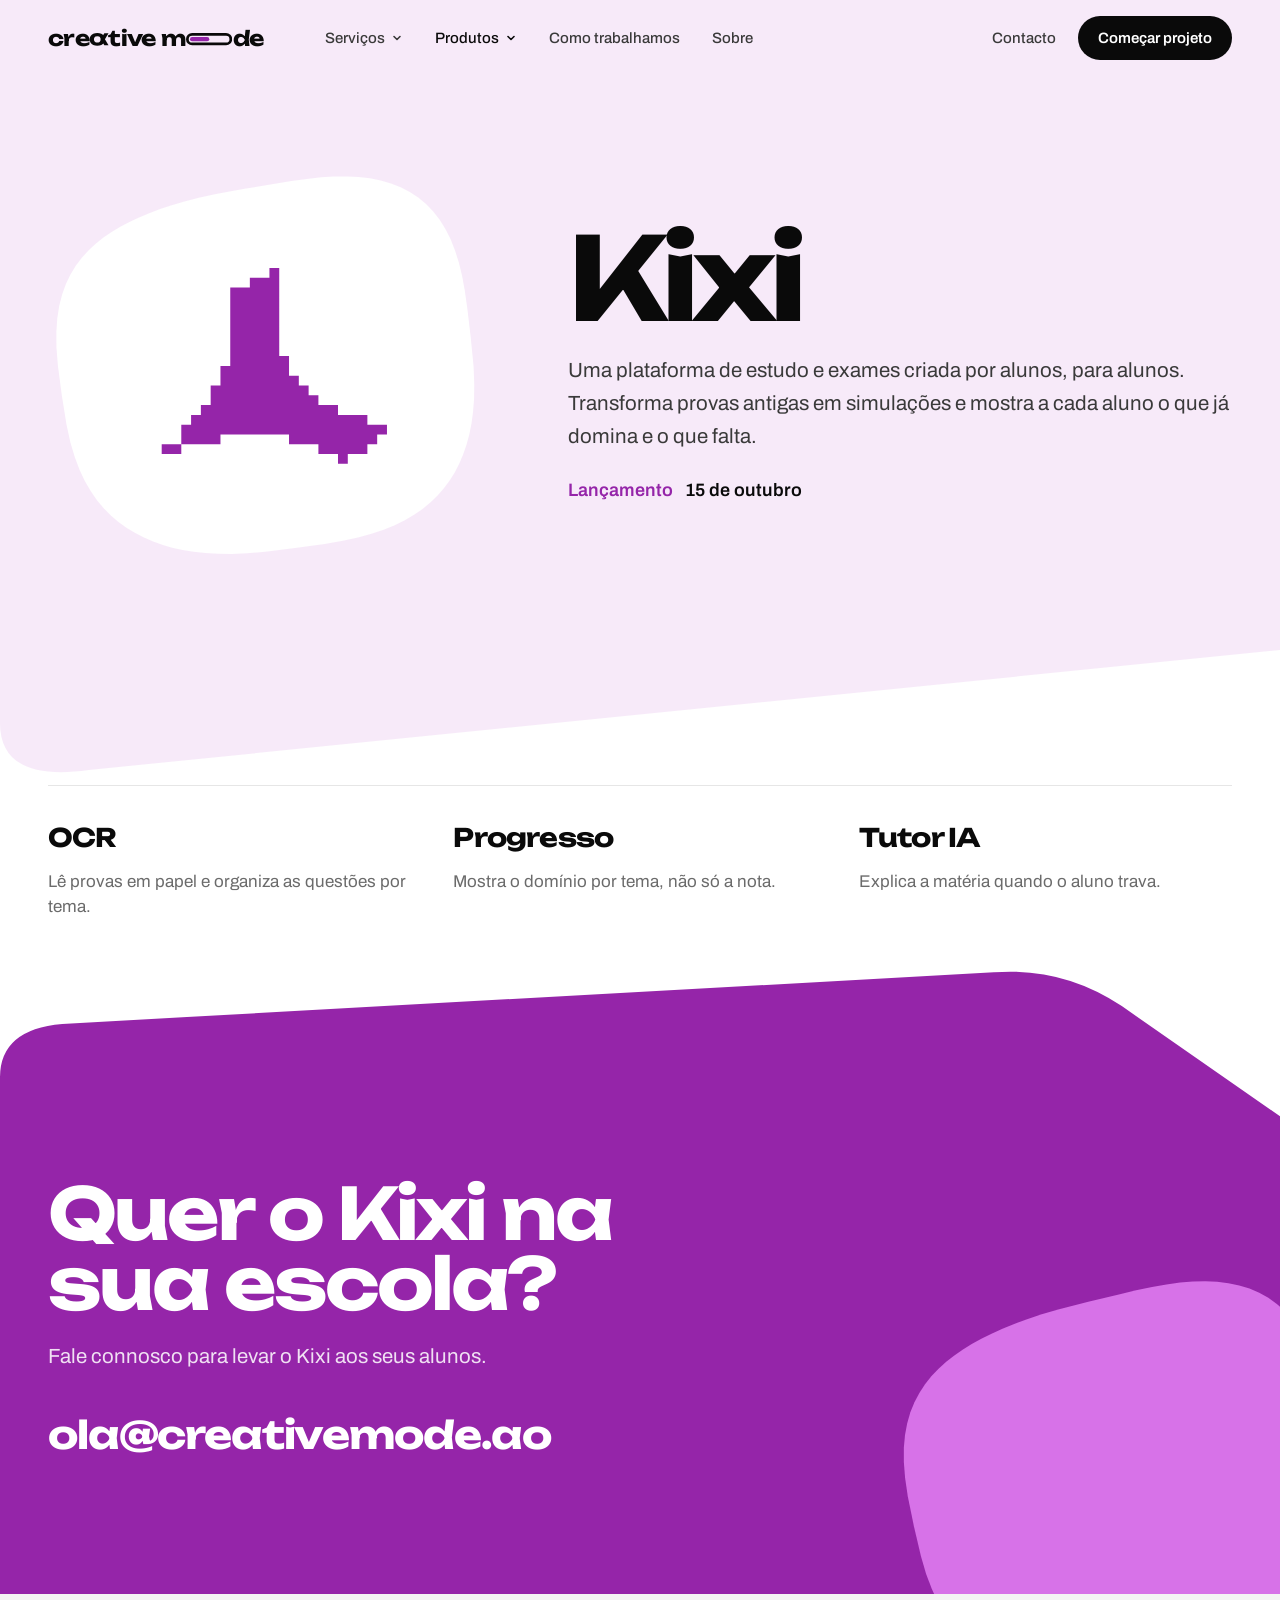
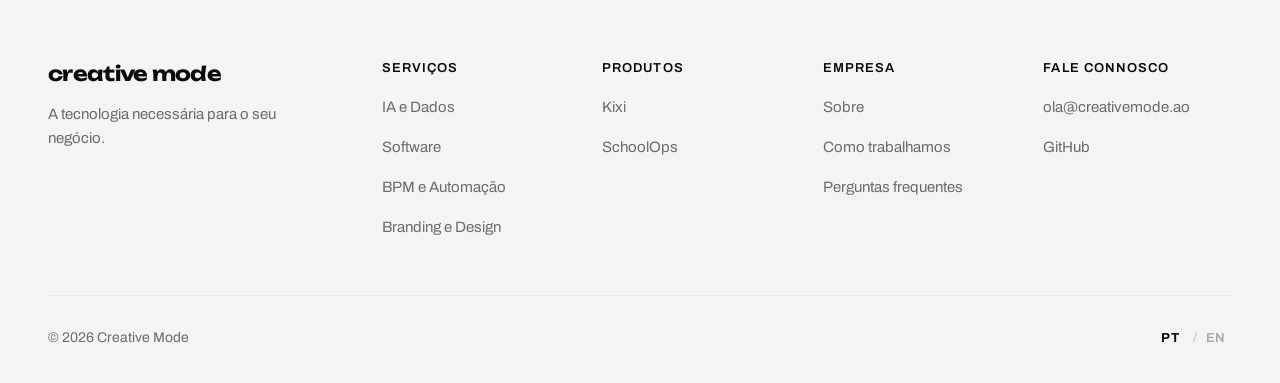
<file: kixi.html>
<!doctype html>
<html lang="pt">
<head>
<meta charset="utf-8">
<meta name="viewport" content="width=device-width, initial-scale=1, viewport-fit=cover">
<title>Kixi · Creative Mode</title>
<meta name="description" content="Kixi: estudo e exames para alunos, com OCR, progresso por tema e tutor IA.">
<meta name="theme-color" content="#FFFFFF">
<meta property="og:title" content="Kixi · Creative Mode">
<meta property="og:description" content="Kixi: estudo e exames para alunos, com OCR, progresso por tema e tutor IA.">
<meta property="og:url" content="https://creativemode.ao/kixi.html">
<link rel="icon" href="assets/favicon.svg" type="image/svg+xml">
<link rel="preconnect" href="https://fonts.googleapis.com">
<link rel="preconnect" href="https://fonts.gstatic.com" crossorigin>
<link rel="stylesheet" href="https://fonts.googleapis.com/css2?family=Unbounded:wght@400;700&amp;family=Archivo:wght@400;500;600&amp;display=swap">
<link rel="stylesheet" href="assets/styles.css">
<link rel="alternate" hreflang="pt" href="https://creativemode.ao/kixi.html">
<link rel="alternate" hreflang="en" href="https://creativemode.ao/en/kixi.html">
</head>
<body class="hero-light" style="--hero-bg: #F7EAF9">
<a href="#conteudo" class="skip">Saltar para o conteúdo</a>

<header class="top">
  <div class="wrap top-row">
    <a href="./" class="logo" aria-label="Creative Mode, início">
      <span>cre<svg class="alpha" viewBox="0 -588 970 604" aria-hidden="true"><path d="M396 16Q286 16 204.0 -21.5Q122 -59 76.0 -127.5Q30 -196 30 -285Q30 -376 76.0 -444.0Q122 -512 204.0 -550.0Q286 -588 396 -588Q505 -588 587.5 -550.0Q670 -512 716.0 -444.0Q762 -376 762 -285Q762 -196 716.0 -127.5Q670 -59 587.5 -21.5Q505 16 396 16ZM396 -135Q446 -135 481.5 -153.0Q517 -171 536.0 -205.0Q555 -239 555 -285Q555 -333 536.0 -366.5Q517 -400 481.5 -418.0Q446 -436 396 -436Q346 -436 310.0 -418.0Q274 -400 255.0 -366.5Q236 -333 236 -286Q236 -239 255.0 -205.0Q274 -171 310.0 -153.0Q346 -135 396 -135Z"/><path d="M560 -286 L760 -286 L930 -571 L730 -571 Z"/><path d="M560 -286 L760 -286 L930 0 L730 0 Z"/></svg>tive</span>
      <span class="logo-mode">m<svg class="ring" viewBox="0 0 220 58.5" aria-hidden="true"><rect x="6.5" y="6.5" width="207" height="45.5" rx="22.75" fill="none" stroke="currentColor" stroke-width="13"/><rect class="logo-fill" x="19" y="19" width="92" height="20.5" rx="10.25"/></svg>de</span>
    </a>
    <nav id="nav" class="nav" aria-label="Principal">
      <ul class="nav-list">
        <li class="has-menu">
          <button type="button" class="nav-item" aria-expanded="false" aria-controls="m-servicos">Serviços<svg class="chev" viewBox="0 0 12 12" aria-hidden="true"><path d="M3 4.5l3 3 3-3"/></svg></button>
          <div class="menu" id="m-servicos">
            <div class="wrap menu-grid">
              <div class="menu-links">
                <a href="servicos.html#ia"><strong>IA e Dados</strong><span>Analytics, modelos e decisões orientadas por dados.</span></a>
                <a href="servicos.html#software"><strong>Software</strong><span>Aplicações, integrações e plataformas cloud.</span></a>
                <a href="servicos.html#bpm"><strong>BPM e Automação</strong><span>Processos modelados, automatizados e monitorizados.</span></a>
                <a href="servicos.html#design"><strong>Branding e Design</strong><span>Identidade, produto e comunicação visual.</span></a>
              </div>
              <div class="menu-aside">
                <p>Quatro áreas, uma só equipa responsável pelo resultado.</p>
                <a href="servicos.html">Ver todos os serviços</a>
              </div>
            </div>
          </div>
        </li>
        <li class="has-menu">
          <button type="button" class="nav-item" aria-current="page" aria-expanded="false" aria-controls="m-produtos">Produtos<svg class="chev" viewBox="0 0 12 12" aria-hidden="true"><path d="M3 4.5l3 3 3-3"/></svg></button>
          <div class="menu" id="m-produtos">
            <div class="wrap menu-grid">
              <div class="menu-links">
                <a href="kixi.html"><strong>Kixi</strong><span>Estudo e exames para alunos, com OCR e tutor IA. Lançamento a 15 de outubro.</span></a>
                <a href="schoolops.html"><strong>SchoolOps</strong><span>Os processos da escola, mapeados e automatizados. Em desenvolvimento.</span></a>
              </div>
              <div class="menu-aside">
                <p>Produtos próprios, feitos com IA e dados para problemas reais.</p>
              </div>
            </div>
          </div>
        </li>
        <li><a class="nav-item" href="sobre.html#metodo">Como trabalhamos</a></li>
        <li><a class="nav-item" href="sobre.html">Sobre</a></li>
      </ul>
      <div class="nav-mobile-cta"><a class="btn btn-lilac" href="#contacto">Começar projeto</a></div>
    </nav>
    <div class="top-actions">
      <a href="mailto:ola@creativemode.ao" class="top-link">Contacto</a>
      <a href="#contacto" class="nav-cta">Começar projeto</a>
      <button type="button" class="menu-btn" aria-expanded="false" aria-controls="nav" aria-label="Abrir menu">
        <svg class="i-open" width="22" height="22" viewBox="0 0 24 24" aria-hidden="true"><path d="M4 7h16M4 12h16M4 17h10"/></svg>
        <svg class="i-close" width="22" height="22" viewBox="0 0 24 24" aria-hidden="true"><path d="M6 6l12 12M18 6L6 18"/></svg>
      </button>
    </div>
  </div>
</header>

<main id="conteudo">

  <section id="topo" class="shape is-tint shape-hero">
    <div class="wrap kx-hero">
    <div class="kx-mark"><svg class="kx-art" viewBox="0 0 520 500" aria-hidden="true"><path d="M496.4 216.8 L499.7 250.6 L500.5 271.1 L500.3 288.4 L499.1 303.8 L497.2 317.8 L494.6 330.8 L491.3 343.0 L487.3 354.4 L482.7 365.1 L477.4 375.3 L471.4 384.8 L464.6 393.9 L457.2 402.4 L448.9 410.4 L439.8 417.9 L429.8 424.8 L418.9 431.1 L407.1 437.0 L394.1 442.3 L379.8 447.1 L364.0 451.4 L346.2 455.3 L324.9 459.0 L290.1 463.9 L255.2 468.2 L233.8 470.0 L215.8 470.8 L199.6 470.7 L184.8 469.8 L171.0 468.3 L158.0 466.2 L145.7 463.4 L134.0 460.0 L122.8 456.0 L112.1 451.3 L101.9 446.0 L92.1 440.0 L82.7 433.2 L73.8 425.6 L65.4 417.1 L57.5 407.6 L50.1 397.0 L43.2 385.2 L37.0 372.0 L31.4 357.0 L26.3 339.8 L21.7 318.9 L16.2 284.3 L11.6 249.4 L9.9 228.0 L9.8 210.0 L10.9 193.9 L13.2 179.4 L16.6 166.1 L21.0 153.9 L26.4 142.7 L32.6 132.5 L39.7 123.1 L47.5 114.5 L56.0 106.6 L65.1 99.3 L74.7 92.7 L84.9 86.5 L95.6 80.9 L106.9 75.6 L118.9 70.6 L131.6 65.8 L145.3 61.3 L160.2 56.9 L177.1 52.6 L197.3 48.1 L230.8 42.1 L264.7 36.4 L285.8 32.9 L304.0 30.4 L320.6 28.6 L336.1 27.7 L350.7 27.5 L364.7 28.1 L378.0 29.7 L390.7 32.2 L402.7 35.7 L414.1 40.2 L424.8 45.7 L434.7 52.3 L443.9 59.9 L452.3 68.6 L459.9 78.4 L466.6 89.2 L472.6 101.1 L477.8 114.1 L482.3 128.4 L486.2 144.1 L489.4 161.8 L492.4 182.8Z" fill="#FFFFFF"/><g transform="translate(122 135) scale(11.5)"><path d="M12 0h1v1h-1zM10 1h3v1h-3zM8 2h5v1h-5zM8 3h5v1h-5zM8 4h5v1h-5zM8 5h5v1h-5zM8 6h5v1h-5zM8 7h5v1h-5zM8 8h5v1h-5zM8 9h6v1h-6zM7 10h7v1h-7zM7 11h8v1h-8zM6 12h10v1h-10zM6 13h11v1h-11zM5 14h14v1h-14zM4 15h18v1h-18zM3 16h21v1h-21zM3 17h4v1h-4zM14 17h9v1h-9zM1 18h2v1h-2zM17 18h5v1h-5zM19 19h1v1h-1z" fill="#9525A9"/></g></svg></div>
    <div class="kx-text">
      <h1>Kixi</h1>
      <p class="lead">Uma plataforma de estudo e exames criada por alunos, para alunos. Transforma provas antigas em simulações e mostra a cada aluno o que já domina e o que falta.</p>
      <p class="launch"><span>Lançamento</span> 15 de outubro</p>
    </div>
    </div>
    <svg class="edge edge-bottom" viewBox="0 0 1440 180" preserveAspectRatio="none" aria-hidden="true"><path d="M0 180V118C0 164 36 180 100 171L1440 36V180Z" fill="#FFFFFF"/></svg>
  </section>

  <section class="kx-facts wrap">
    <dl class="facts reveal">
      <div><dt>OCR</dt><dd>Lê provas em papel e organiza as questões por tema.</dd></div>
      <div><dt>Progresso</dt><dd>Mostra o domínio por tema, não só a nota.</dd></div>
      <div><dt>Tutor IA</dt><dd>Explica a matéria quando o aluno trava.</dd></div>
    </dl>
  </section>

  <section id="contacto" class="shape is-purple cta-shape">
    <svg class="edge edge-top" viewBox="0 0 1440 180" preserveAspectRatio="none" aria-hidden="true"><path d="M0 0H1440V168L1262 44Q1196 0 1118 6L70 64Q0 70 0 124Z" fill="#FFFFFF"/></svg>
    <svg class="blob blob-cta blob-seixo" viewBox="0 0 600 560" aria-hidden="true"><path d="M568.3 223.0 L574.7 261.0 L577.2 284.3 L578.3 303.9 L578.1 321.4 L577.0 337.5 L575.0 352.4 L572.2 366.5 L568.6 379.7 L564.1 392.3 L558.8 404.2 L552.6 415.6 L545.6 426.4 L537.7 436.7 L528.9 446.4 L519.0 455.6 L508.1 464.3 L496.2 472.4 L483.0 480.0 L468.5 487.1 L452.6 493.6 L434.8 499.8 L414.7 505.7 L390.6 511.6 L351.0 520.1 L311.4 527.9 L287.1 531.6 L266.5 534.0 L247.9 535.2 L230.9 535.4 L214.9 534.9 L199.9 533.5 L185.6 531.3 L171.9 528.4 L158.8 524.8 L146.2 520.4 L134.0 515.2 L122.4 509.2 L111.1 502.3 L100.3 494.4 L90.0 485.4 L80.2 475.3 L70.9 463.9 L62.1 451.1 L54.0 436.6 L46.4 420.1 L39.2 400.9 L32.4 377.7 L23.3 338.8 L15.3 299.7 L11.8 275.6 L10.2 255.1 L10.2 236.8 L11.7 220.2 L14.6 204.8 L18.7 190.6 L24.0 177.5 L30.4 165.4 L37.8 154.1 L46.0 143.7 L55.1 134.0 L65.0 125.1 L75.5 116.8 L86.7 109.0 L98.6 101.7 L111.1 94.7 L124.4 88.1 L138.6 81.7 L153.9 75.4 L170.7 69.2 L189.7 62.9 L212.4 56.2 L250.4 46.6 L288.8 37.4 L312.7 31.7 L333.4 27.4 L352.2 24.0 L369.9 21.6 L386.7 20.2 L402.8 19.8 L418.1 20.5 L432.9 22.3 L446.9 25.3 L460.3 29.4 L473.0 34.8 L484.8 41.5 L495.9 49.4 L506.2 58.6 L515.7 69.0 L524.3 80.7 L532.1 93.7 L539.1 108.1 L545.3 123.9 L550.9 141.4 L556.0 161.2 L561.0 184.7Z" fill="#DF7BEF"/></svg>
    <div class="wrap cta-inner reveal">
      <h2>Quer o Kixi na sua escola?</h2>
      <p>Fale connosco para levar o Kixi aos seus alunos.</p>
      <a class="mail" href="mailto:ola@creativemode.ao?subject=Kixi">ola@creativemode.ao</a>
    </div>
  </section>

</main>

<footer class="foot">
  <div class="wrap foot-grid">
    <div class="foot-brand">
      <p class="foot-name">creative mode</p>
      <p>A tecnologia necessária para o seu negócio.</p>
    </div>
    <nav aria-label="Serviços"><h2>Serviços</h2><a href="servicos.html#ia">IA e Dados</a><a href="servicos.html#software">Software</a><a href="servicos.html#bpm">BPM e Automação</a><a href="servicos.html#design">Branding e Design</a></nav>
    <nav aria-label="Produtos"><h2>Produtos</h2><a href="kixi.html">Kixi</a><a href="schoolops.html">SchoolOps</a></nav>
    <nav aria-label="Empresa"><h2>Empresa</h2><a href="sobre.html">Sobre</a><a href="sobre.html#metodo">Como trabalhamos</a><a href="./#faq">Perguntas frequentes</a></nav>
    <nav aria-label="Contacto"><h2>Fale connosco</h2><a href="mailto:ola@creativemode.ao">ola@creativemode.ao</a><a href="https://github.com/creative-mode">GitHub</a></nav>
  </div>
  <div class="wrap foot-base"><p>© 2026 Creative Mode</p><span class="lang-toggle"><b aria-current="true">PT</b><a href="en/kixi.html" hreflang="en" lang="en" aria-label="English version">EN</a></span></div>
</footer>

<div class="bar">
  <a href="mailto:ola@creativemode.ao" class="btn btn-lilac">Começar projeto</a>
</div>

<script src="assets/main.js" defer></script>
</body>
</html>
</file>
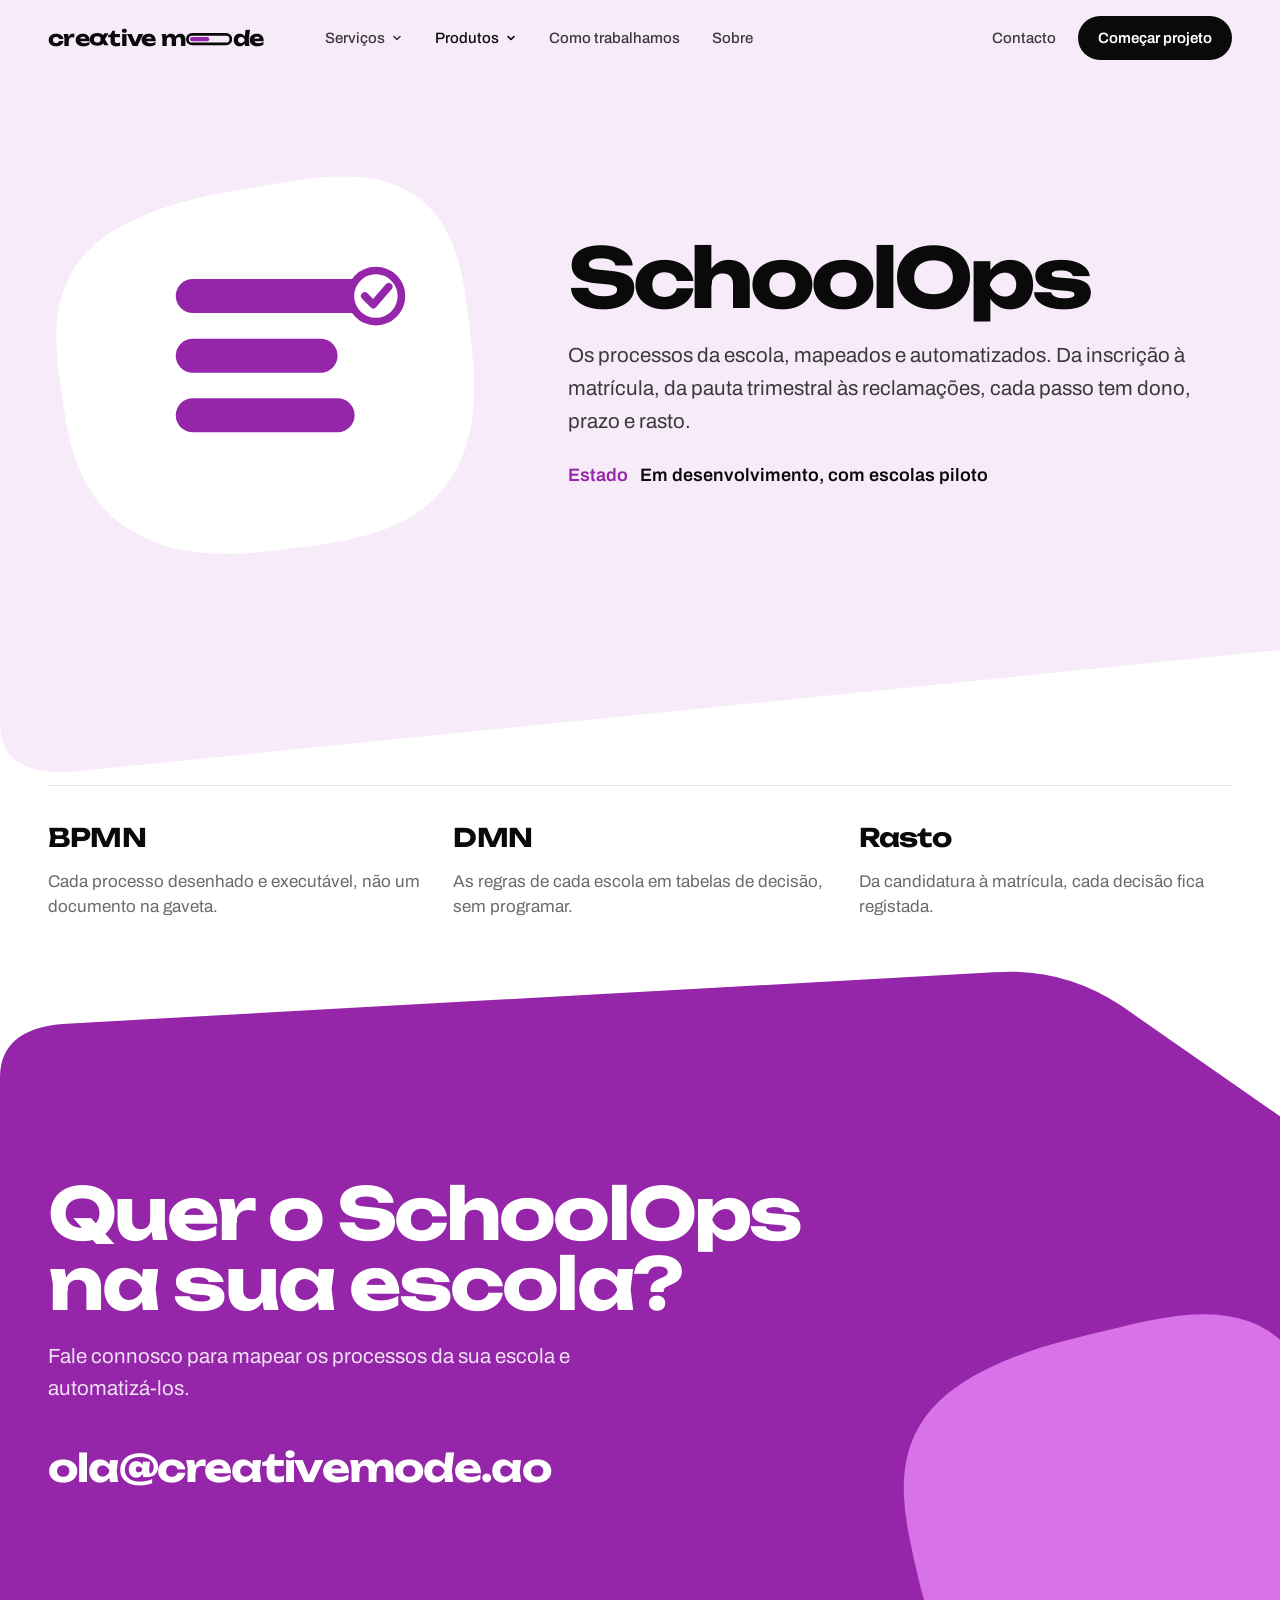
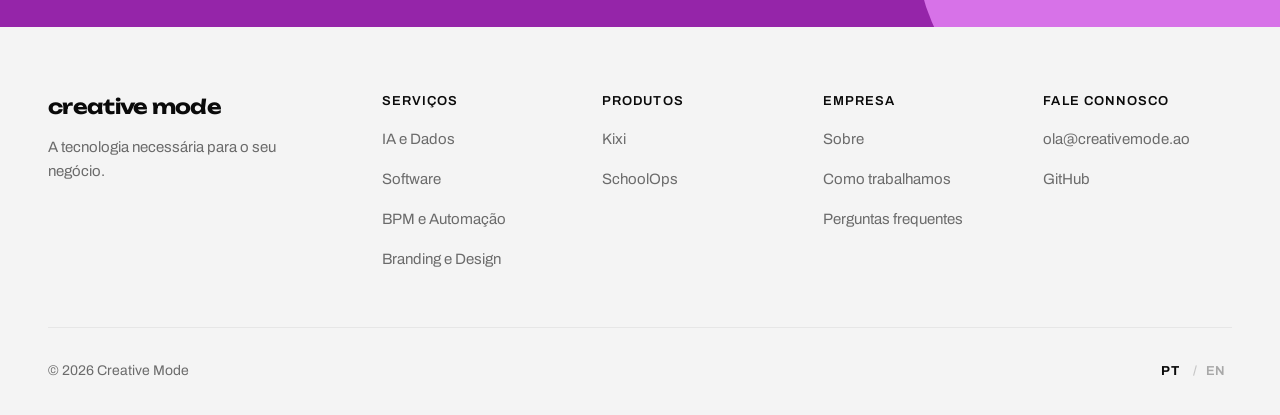
<file: schoolops.html>
<!doctype html>
<html lang="pt">
<head>
<meta charset="utf-8">
<meta name="viewport" content="width=device-width, initial-scale=1, viewport-fit=cover">
<title>SchoolOps · Creative Mode</title>
<meta name="description" content="SchoolOps: os processos da escola, mapeados e automatizados. Inscrições, pautas, matrículas e reclamações, do pedido à decisão.">
<meta name="theme-color" content="#FFFFFF">
<meta property="og:title" content="SchoolOps · Creative Mode">
<meta property="og:description" content="SchoolOps: os processos da escola, mapeados e automatizados. Inscrições, pautas, matrículas e reclamações, do pedido à decisão.">
<meta property="og:url" content="https://creativemode.ao/schoolops.html">
<link rel="icon" href="assets/favicon.svg" type="image/svg+xml">
<link rel="preconnect" href="https://fonts.googleapis.com">
<link rel="preconnect" href="https://fonts.gstatic.com" crossorigin>
<link rel="stylesheet" href="https://fonts.googleapis.com/css2?family=Unbounded:wght@400;700&amp;family=Archivo:wght@400;500;600&amp;display=swap">
<link rel="stylesheet" href="assets/styles.css">
<link rel="alternate" hreflang="pt" href="https://creativemode.ao/schoolops.html">
<link rel="alternate" hreflang="en" href="https://creativemode.ao/en/schoolops.html">
<style>.kx-text h1 { font-size: clamp(40px, 6.4vw, 104px); }</style>
</head>
<body class="hero-light" style="--hero-bg: #F7EAF9">
<a href="#conteudo" class="skip">Saltar para o conteúdo</a>

<header class="top">
  <div class="wrap top-row">
    <a href="./" class="logo" aria-label="Creative Mode, início">
      <span>cre<svg class="alpha" viewBox="0 -588 970 604" aria-hidden="true"><path d="M396 16Q286 16 204.0 -21.5Q122 -59 76.0 -127.5Q30 -196 30 -285Q30 -376 76.0 -444.0Q122 -512 204.0 -550.0Q286 -588 396 -588Q505 -588 587.5 -550.0Q670 -512 716.0 -444.0Q762 -376 762 -285Q762 -196 716.0 -127.5Q670 -59 587.5 -21.5Q505 16 396 16ZM396 -135Q446 -135 481.5 -153.0Q517 -171 536.0 -205.0Q555 -239 555 -285Q555 -333 536.0 -366.5Q517 -400 481.5 -418.0Q446 -436 396 -436Q346 -436 310.0 -418.0Q274 -400 255.0 -366.5Q236 -333 236 -286Q236 -239 255.0 -205.0Q274 -171 310.0 -153.0Q346 -135 396 -135Z"/><path d="M560 -286 L760 -286 L930 -571 L730 -571 Z"/><path d="M560 -286 L760 -286 L930 0 L730 0 Z"/></svg>tive</span>
      <span class="logo-mode">m<svg class="ring" viewBox="0 0 220 58.5" aria-hidden="true"><rect x="6.5" y="6.5" width="207" height="45.5" rx="22.75" fill="none" stroke="currentColor" stroke-width="13"/><rect class="logo-fill" x="19" y="19" width="92" height="20.5" rx="10.25"/></svg>de</span>
    </a>
    <nav id="nav" class="nav" aria-label="Principal">
      <ul class="nav-list">
        <li class="has-menu">
          <button type="button" class="nav-item" aria-expanded="false" aria-controls="m-servicos">Serviços<svg class="chev" viewBox="0 0 12 12" aria-hidden="true"><path d="M3 4.5l3 3 3-3"/></svg></button>
          <div class="menu" id="m-servicos">
            <div class="wrap menu-grid">
              <div class="menu-links">
                <a href="servicos.html#ia"><strong>IA e Dados</strong><span>Analytics, modelos e decisões orientadas por dados.</span></a>
                <a href="servicos.html#software"><strong>Software</strong><span>Aplicações, integrações e plataformas cloud.</span></a>
                <a href="servicos.html#bpm"><strong>BPM e Automação</strong><span>Processos modelados, automatizados e monitorizados.</span></a>
                <a href="servicos.html#design"><strong>Branding e Design</strong><span>Identidade, produto e comunicação visual.</span></a>
              </div>
              <div class="menu-aside">
                <p>Quatro áreas, uma só equipa responsável pelo resultado.</p>
                <a href="servicos.html">Ver todos os serviços</a>
              </div>
            </div>
          </div>
        </li>
        <li class="has-menu">
          <button type="button" class="nav-item" aria-current="page" aria-expanded="false" aria-controls="m-produtos">Produtos<svg class="chev" viewBox="0 0 12 12" aria-hidden="true"><path d="M3 4.5l3 3 3-3"/></svg></button>
          <div class="menu" id="m-produtos">
            <div class="wrap menu-grid">
              <div class="menu-links">
                <a href="kixi.html"><strong>Kixi</strong><span>Estudo e exames para alunos, com OCR e tutor IA. Lançamento a 15 de outubro.</span></a>
                <a href="schoolops.html"><strong>SchoolOps</strong><span>Os processos da escola, mapeados e automatizados. Em desenvolvimento.</span></a>
              </div>
              <div class="menu-aside">
                <p>Produtos próprios, feitos com IA e dados para problemas reais.</p>
              </div>
            </div>
          </div>
        </li>
        <li><a class="nav-item" href="sobre.html#metodo">Como trabalhamos</a></li>
        <li><a class="nav-item" href="sobre.html">Sobre</a></li>
      </ul>
      <div class="nav-mobile-cta"><a class="btn btn-lilac" href="#contacto">Começar projeto</a></div>
    </nav>
    <div class="top-actions">
      <a href="mailto:ola@creativemode.ao" class="top-link">Contacto</a>
      <a href="#contacto" class="nav-cta">Começar projeto</a>
      <button type="button" class="menu-btn" aria-expanded="false" aria-controls="nav" aria-label="Abrir menu">
        <svg class="i-open" width="22" height="22" viewBox="0 0 24 24" aria-hidden="true"><path d="M4 7h16M4 12h16M4 17h10"/></svg>
        <svg class="i-close" width="22" height="22" viewBox="0 0 24 24" aria-hidden="true"><path d="M6 6l12 12M18 6L6 18"/></svg>
      </button>
    </div>
  </div>
</header>

<main id="conteudo">

  <section id="topo" class="shape is-tint shape-hero">
    <div class="wrap kx-hero">
    <div class="kx-mark"><svg class="kx-art" viewBox="0 0 520 500" aria-hidden="true"><path d="M496.4 216.8 L499.7 250.6 L500.5 271.1 L500.3 288.4 L499.1 303.8 L497.2 317.8 L494.6 330.8 L491.3 343.0 L487.3 354.4 L482.7 365.1 L477.4 375.3 L471.4 384.8 L464.6 393.9 L457.2 402.4 L448.9 410.4 L439.8 417.9 L429.8 424.8 L418.9 431.1 L407.1 437.0 L394.1 442.3 L379.8 447.1 L364.0 451.4 L346.2 455.3 L324.9 459.0 L290.1 463.9 L255.2 468.2 L233.8 470.0 L215.8 470.8 L199.6 470.7 L184.8 469.8 L171.0 468.3 L158.0 466.2 L145.7 463.4 L134.0 460.0 L122.8 456.0 L112.1 451.3 L101.9 446.0 L92.1 440.0 L82.7 433.2 L73.8 425.6 L65.4 417.1 L57.5 407.6 L50.1 397.0 L43.2 385.2 L37.0 372.0 L31.4 357.0 L26.3 339.8 L21.7 318.9 L16.2 284.3 L11.6 249.4 L9.9 228.0 L9.8 210.0 L10.9 193.9 L13.2 179.4 L16.6 166.1 L21.0 153.9 L26.4 142.7 L32.6 132.5 L39.7 123.1 L47.5 114.5 L56.0 106.6 L65.1 99.3 L74.7 92.7 L84.9 86.5 L95.6 80.9 L106.9 75.6 L118.9 70.6 L131.6 65.8 L145.3 61.3 L160.2 56.9 L177.1 52.6 L197.3 48.1 L230.8 42.1 L264.7 36.4 L285.8 32.9 L304.0 30.4 L320.6 28.6 L336.1 27.7 L350.7 27.5 L364.7 28.1 L378.0 29.7 L390.7 32.2 L402.7 35.7 L414.1 40.2 L424.8 45.7 L434.7 52.3 L443.9 59.9 L452.3 68.6 L459.9 78.4 L466.6 89.2 L472.6 101.1 L477.8 114.1 L482.3 128.4 L486.2 144.1 L489.4 161.8 L492.4 182.8Z" fill="#FFFFFF"/><g><rect x="150" y="148" width="235" height="40" rx="20" fill="#9525A9"/><rect x="150" y="218" width="190" height="40" rx="20" fill="#9525A9"/><rect x="150" y="288" width="210" height="40" rx="20" fill="#9525A9"/><circle cx="385" cy="168" r="30" fill="#FFFFFF" stroke="#9525A9" stroke-width="9"/><path d="M372 168 L382 178 L400 157" fill="none" stroke="#9525A9" stroke-width="9" stroke-linecap="round" stroke-linejoin="round"/></g></svg></div>
    <div class="kx-text">
      <h1>SchoolOps</h1>
      <p class="lead">Os processos da escola, mapeados e automatizados. Da inscrição à matrícula, da pauta trimestral às reclamações, cada passo tem dono, prazo e rasto.</p>
      <p class="launch"><span>Estado</span> Em desenvolvimento, com escolas piloto</p>
    </div>
    </div>
    <svg class="edge edge-bottom" viewBox="0 0 1440 180" preserveAspectRatio="none" aria-hidden="true"><path d="M0 180V118C0 164 36 180 100 171L1440 36V180Z" fill="#FFFFFF"/></svg>
  </section>

  <section class="kx-facts wrap">
    <dl class="facts reveal">
      <div><dt>BPMN</dt><dd>Cada processo desenhado e executável, não um documento na gaveta.</dd></div>
      <div><dt>DMN</dt><dd>As regras de cada escola em tabelas de decisão, sem programar.</dd></div>
      <div><dt>Rasto</dt><dd>Da candidatura à matrícula, cada decisão fica registada.</dd></div>
    </dl>
  </section>

  <section id="contacto" class="shape is-purple cta-shape">
    <svg class="edge edge-top" viewBox="0 0 1440 180" preserveAspectRatio="none" aria-hidden="true"><path d="M0 0H1440V168L1262 44Q1196 0 1118 6L70 64Q0 70 0 124Z" fill="#FFFFFF"/></svg>
    <svg class="blob blob-cta blob-seixo" viewBox="0 0 600 560" aria-hidden="true"><path d="M568.3 223.0 L574.7 261.0 L577.2 284.3 L578.3 303.9 L578.1 321.4 L577.0 337.5 L575.0 352.4 L572.2 366.5 L568.6 379.7 L564.1 392.3 L558.8 404.2 L552.6 415.6 L545.6 426.4 L537.7 436.7 L528.9 446.4 L519.0 455.6 L508.1 464.3 L496.2 472.4 L483.0 480.0 L468.5 487.1 L452.6 493.6 L434.8 499.8 L414.7 505.7 L390.6 511.6 L351.0 520.1 L311.4 527.9 L287.1 531.6 L266.5 534.0 L247.9 535.2 L230.9 535.4 L214.9 534.9 L199.9 533.5 L185.6 531.3 L171.9 528.4 L158.8 524.8 L146.2 520.4 L134.0 515.2 L122.4 509.2 L111.1 502.3 L100.3 494.4 L90.0 485.4 L80.2 475.3 L70.9 463.9 L62.1 451.1 L54.0 436.6 L46.4 420.1 L39.2 400.9 L32.4 377.7 L23.3 338.8 L15.3 299.7 L11.8 275.6 L10.2 255.1 L10.2 236.8 L11.7 220.2 L14.6 204.8 L18.7 190.6 L24.0 177.5 L30.4 165.4 L37.8 154.1 L46.0 143.7 L55.1 134.0 L65.0 125.1 L75.5 116.8 L86.7 109.0 L98.6 101.7 L111.1 94.7 L124.4 88.1 L138.6 81.7 L153.9 75.4 L170.7 69.2 L189.7 62.9 L212.4 56.2 L250.4 46.6 L288.8 37.4 L312.7 31.7 L333.4 27.4 L352.2 24.0 L369.9 21.6 L386.7 20.2 L402.8 19.8 L418.1 20.5 L432.9 22.3 L446.9 25.3 L460.3 29.4 L473.0 34.8 L484.8 41.5 L495.9 49.4 L506.2 58.6 L515.7 69.0 L524.3 80.7 L532.1 93.7 L539.1 108.1 L545.3 123.9 L550.9 141.4 L556.0 161.2 L561.0 184.7Z" fill="#DF7BEF"/></svg>
    <div class="wrap cta-inner reveal">
      <h2>Quer o SchoolOps na sua escola?</h2>
      <p>Fale connosco para mapear os processos da sua escola e automatizá-los.</p>
      <a class="mail" href="mailto:ola@creativemode.ao?subject=SchoolOps">ola@creativemode.ao</a>
    </div>
  </section>

</main>

<footer class="foot">
  <div class="wrap foot-grid">
    <div class="foot-brand">
      <p class="foot-name">creative mode</p>
      <p>A tecnologia necessária para o seu negócio.</p>
    </div>
    <nav aria-label="Serviços"><h2>Serviços</h2><a href="servicos.html#ia">IA e Dados</a><a href="servicos.html#software">Software</a><a href="servicos.html#bpm">BPM e Automação</a><a href="servicos.html#design">Branding e Design</a></nav>
    <nav aria-label="Produtos"><h2>Produtos</h2><a href="kixi.html">Kixi</a><a href="schoolops.html">SchoolOps</a></nav>
    <nav aria-label="Empresa"><h2>Empresa</h2><a href="sobre.html">Sobre</a><a href="sobre.html#metodo">Como trabalhamos</a><a href="./#faq">Perguntas frequentes</a></nav>
    <nav aria-label="Contacto"><h2>Fale connosco</h2><a href="mailto:ola@creativemode.ao">ola@creativemode.ao</a><a href="https://github.com/creative-mode">GitHub</a></nav>
  </div>
  <div class="wrap foot-base"><p>© 2026 Creative Mode</p><span class="lang-toggle"><b aria-current="true">PT</b><a href="en/schoolops.html" hreflang="en" lang="en" aria-label="English version">EN</a></span></div>
</footer>

<div class="bar">
  <a href="mailto:ola@creativemode.ao" class="btn btn-lilac">Começar projeto</a>
</div>

<script src="assets/main.js" defer></script>
</body>
</html>
</file>
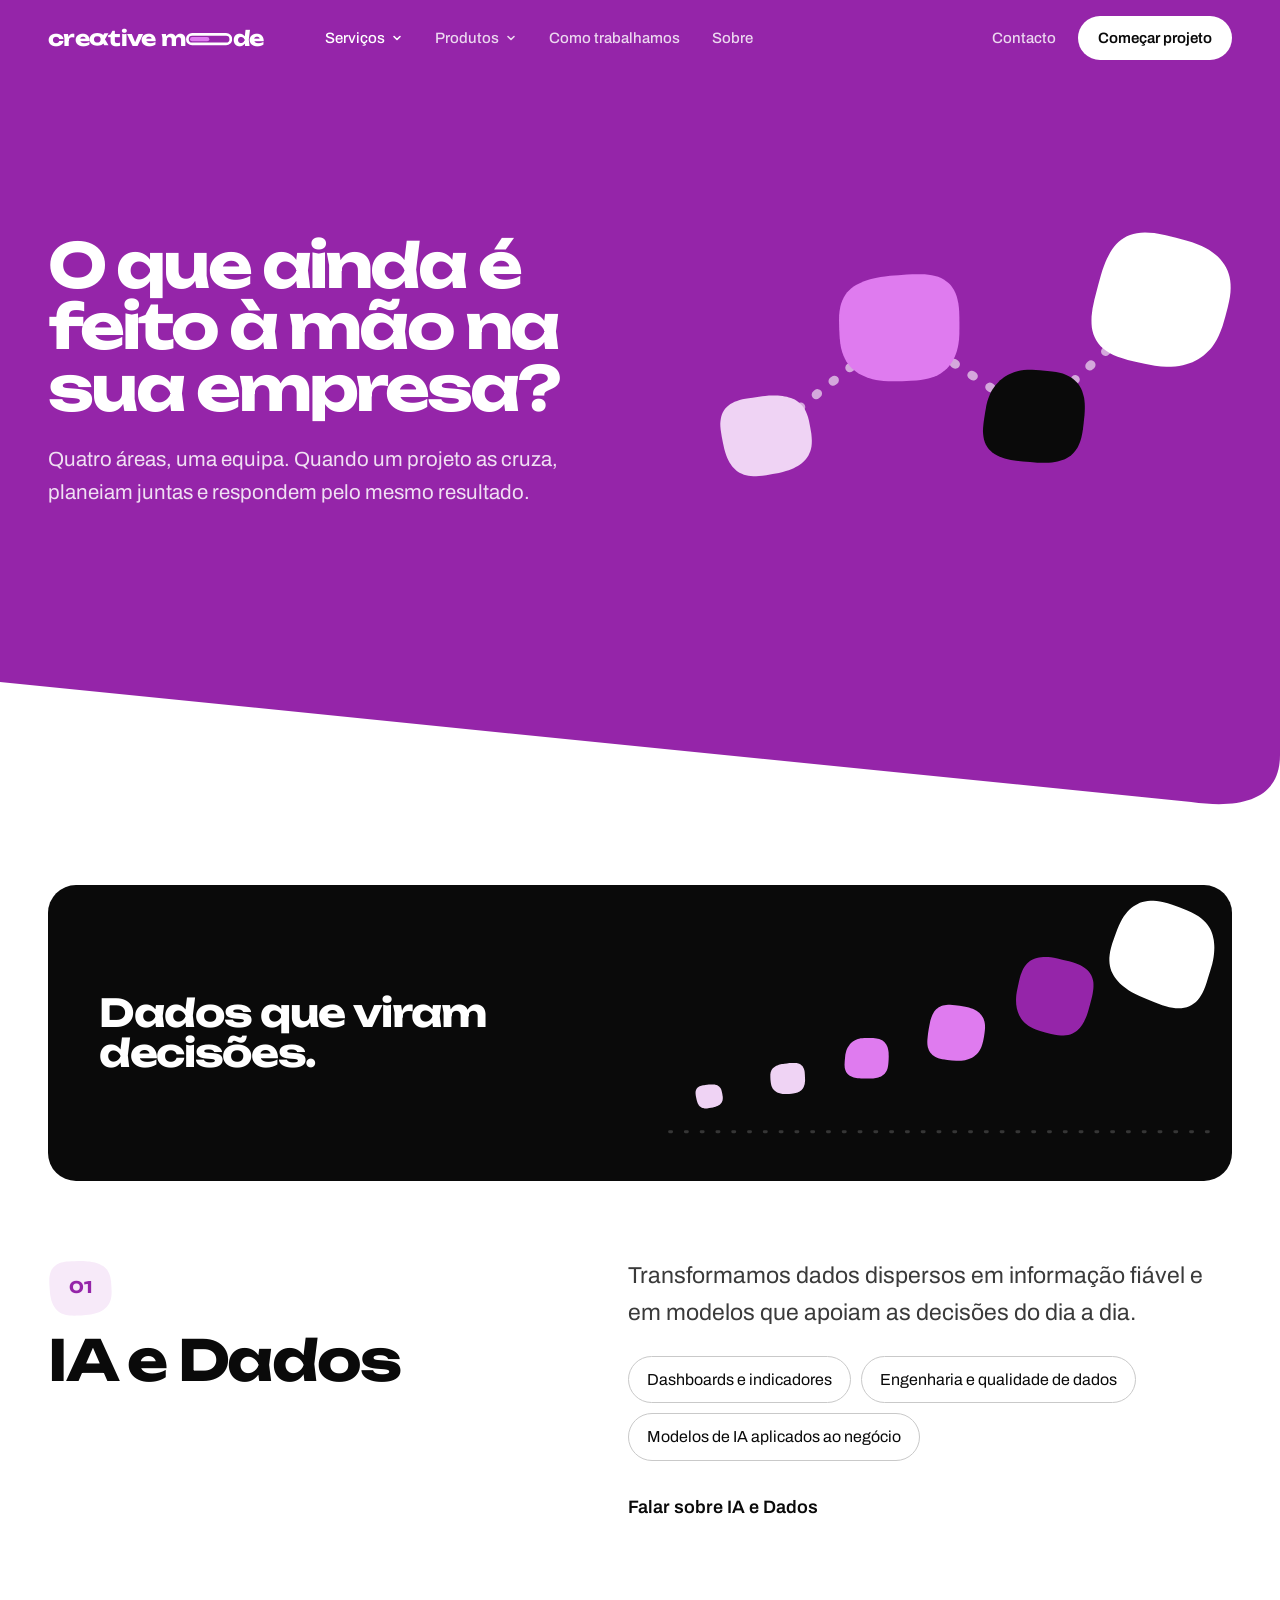
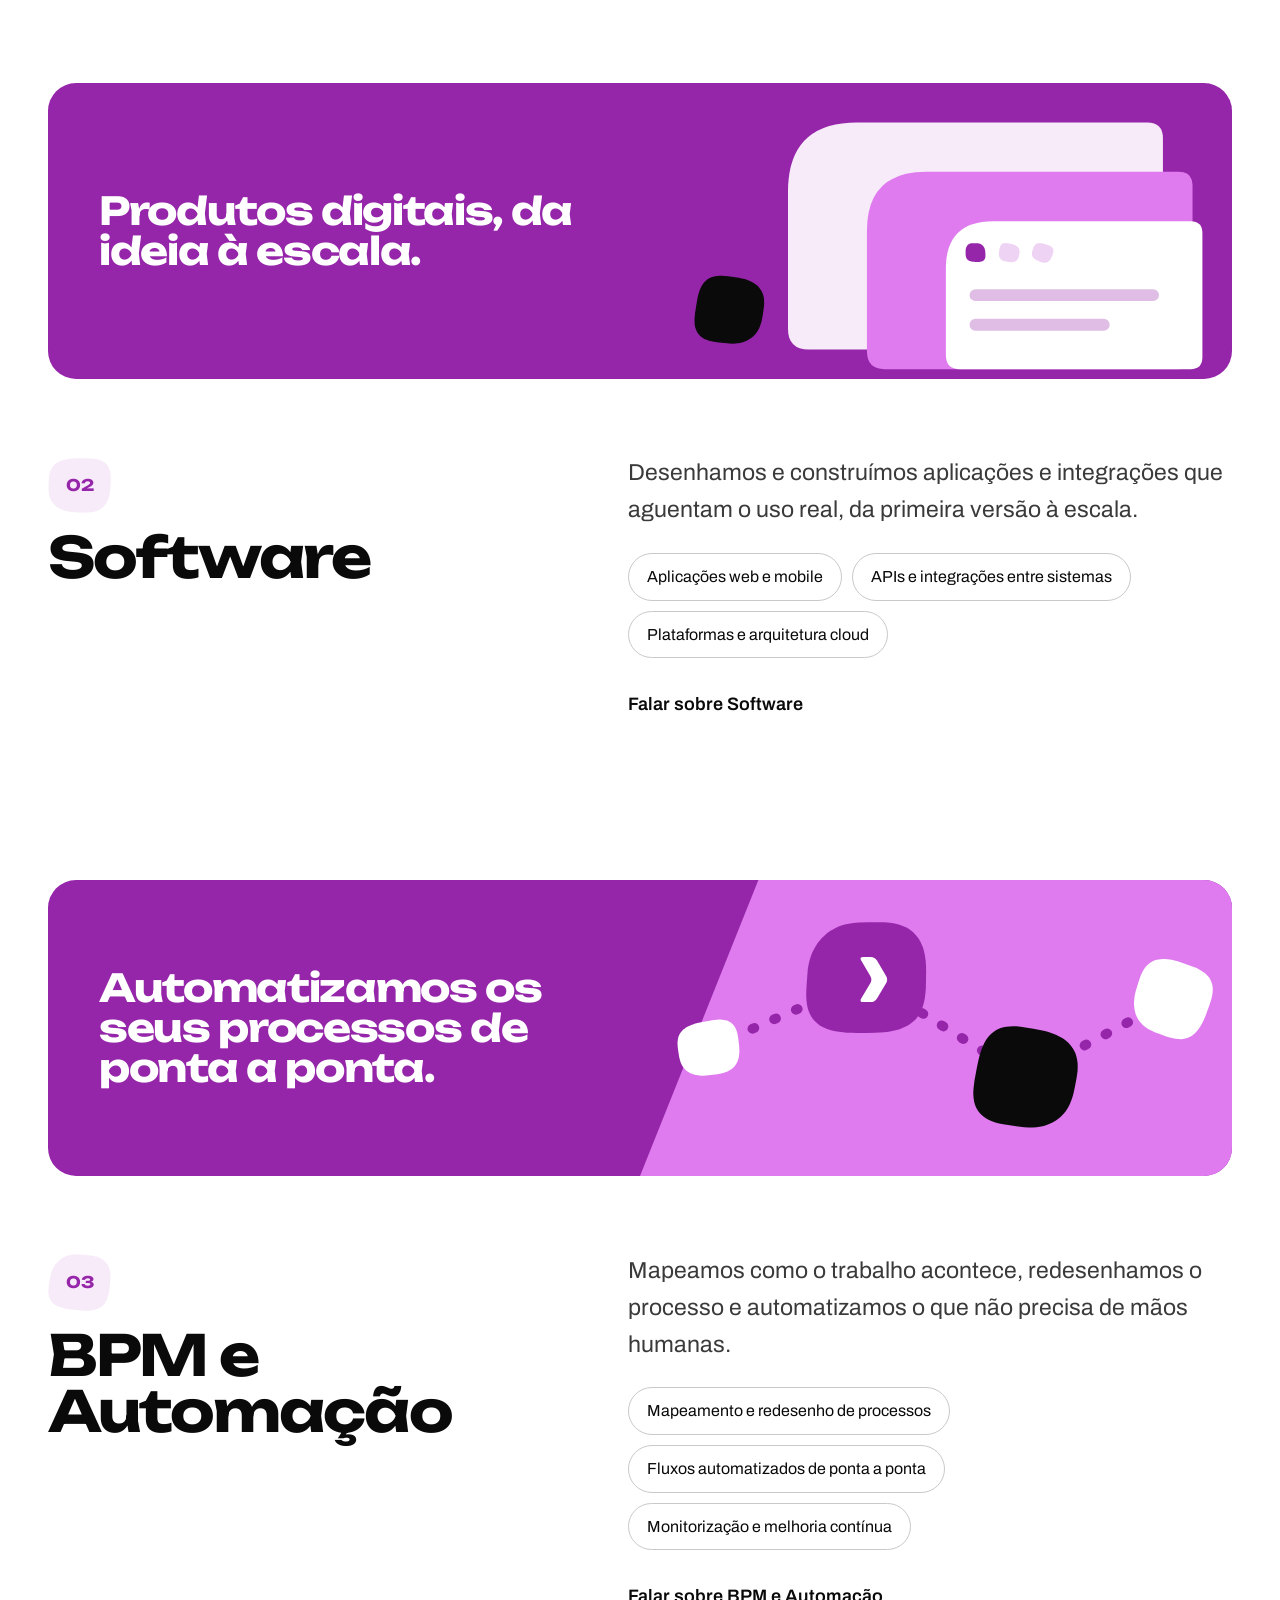
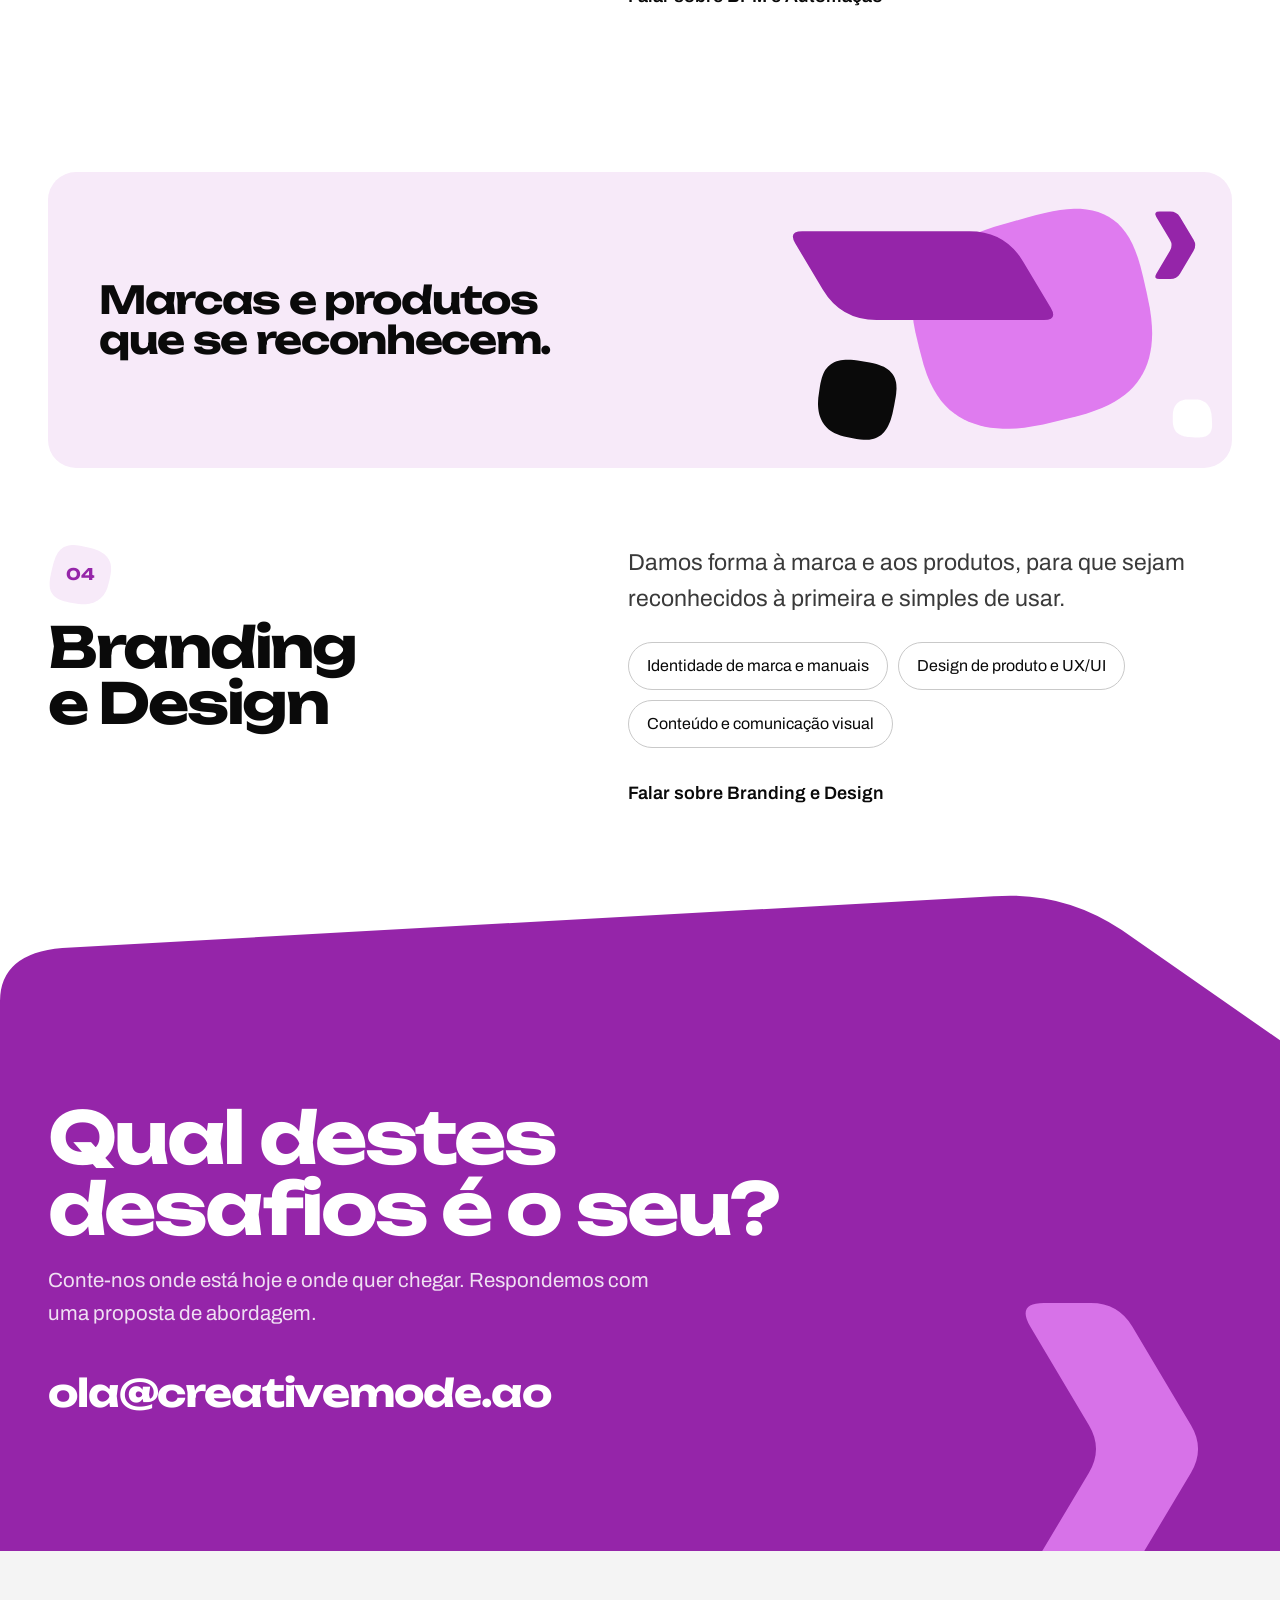
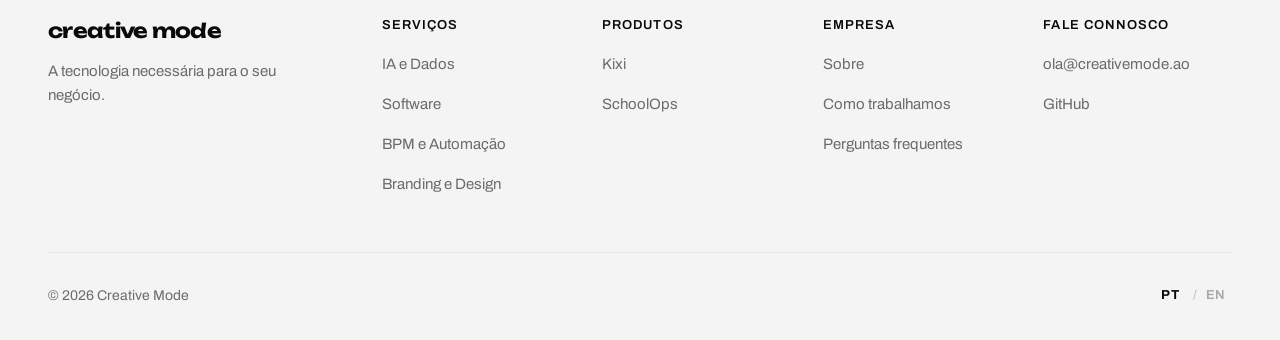
<file: servicos.html>
<!doctype html>
<html lang="pt">
<head>
<meta charset="utf-8">
<meta name="viewport" content="width=device-width, initial-scale=1, viewport-fit=cover">
<title>Serviços · Creative Mode</title>
<meta name="description" content="IA e Dados, Software, BPM e Automação, Branding e Design: quatro áreas numa só equipa.">
<meta name="theme-color" content="#FFFFFF">
<meta property="og:title" content="Serviços · Creative Mode">
<meta property="og:description" content="IA e Dados, Software, BPM e Automação, Branding e Design: quatro áreas numa só equipa.">
<meta property="og:url" content="https://creativemode.ao/servicos.html">
<link rel="icon" href="assets/favicon.svg" type="image/svg+xml">
<link rel="preconnect" href="https://fonts.googleapis.com">
<link rel="preconnect" href="https://fonts.gstatic.com" crossorigin>
<link rel="stylesheet" href="https://fonts.googleapis.com/css2?family=Unbounded:wght@400;700&amp;family=Archivo:wght@400;500;600&amp;display=swap">
<link rel="stylesheet" href="assets/styles.css">
<link rel="alternate" hreflang="pt" href="https://creativemode.ao/servicos.html">
<link rel="alternate" hreflang="en" href="https://creativemode.ao/en/servicos.html">
</head>
<body class="hero-dark" style="--hero-bg: #9525A9">
<a href="#conteudo" class="skip">Saltar para o conteúdo</a>

<header class="top">
  <div class="wrap top-row">
    <a href="./" class="logo" aria-label="Creative Mode, início">
      <span>cre<svg class="alpha" viewBox="0 -588 970 604" aria-hidden="true"><path d="M396 16Q286 16 204.0 -21.5Q122 -59 76.0 -127.5Q30 -196 30 -285Q30 -376 76.0 -444.0Q122 -512 204.0 -550.0Q286 -588 396 -588Q505 -588 587.5 -550.0Q670 -512 716.0 -444.0Q762 -376 762 -285Q762 -196 716.0 -127.5Q670 -59 587.5 -21.5Q505 16 396 16ZM396 -135Q446 -135 481.5 -153.0Q517 -171 536.0 -205.0Q555 -239 555 -285Q555 -333 536.0 -366.5Q517 -400 481.5 -418.0Q446 -436 396 -436Q346 -436 310.0 -418.0Q274 -400 255.0 -366.5Q236 -333 236 -286Q236 -239 255.0 -205.0Q274 -171 310.0 -153.0Q346 -135 396 -135Z"/><path d="M560 -286 L760 -286 L930 -571 L730 -571 Z"/><path d="M560 -286 L760 -286 L930 0 L730 0 Z"/></svg>tive</span>
      <span class="logo-mode">m<svg class="ring" viewBox="0 0 220 58.5" aria-hidden="true"><rect x="6.5" y="6.5" width="207" height="45.5" rx="22.75" fill="none" stroke="currentColor" stroke-width="13"/><rect class="logo-fill" x="19" y="19" width="92" height="20.5" rx="10.25"/></svg>de</span>
    </a>
    <nav id="nav" class="nav" aria-label="Principal">
      <ul class="nav-list">
        <li class="has-menu">
          <button type="button" class="nav-item" aria-current="page" aria-expanded="false" aria-controls="m-servicos">Serviços<svg class="chev" viewBox="0 0 12 12" aria-hidden="true"><path d="M3 4.5l3 3 3-3"/></svg></button>
          <div class="menu" id="m-servicos">
            <div class="wrap menu-grid">
              <div class="menu-links">
                <a href="servicos.html#ia"><strong>IA e Dados</strong><span>Analytics, modelos e decisões orientadas por dados.</span></a>
                <a href="servicos.html#software"><strong>Software</strong><span>Aplicações, integrações e plataformas cloud.</span></a>
                <a href="servicos.html#bpm"><strong>BPM e Automação</strong><span>Processos modelados, automatizados e monitorizados.</span></a>
                <a href="servicos.html#design"><strong>Branding e Design</strong><span>Identidade, produto e comunicação visual.</span></a>
              </div>
              <div class="menu-aside">
                <p>Quatro áreas, uma só equipa responsável pelo resultado.</p>
                <a href="servicos.html">Ver todos os serviços</a>
              </div>
            </div>
          </div>
        </li>
        <li class="has-menu">
          <button type="button" class="nav-item" aria-expanded="false" aria-controls="m-produtos">Produtos<svg class="chev" viewBox="0 0 12 12" aria-hidden="true"><path d="M3 4.5l3 3 3-3"/></svg></button>
          <div class="menu" id="m-produtos">
            <div class="wrap menu-grid">
              <div class="menu-links">
                <a href="kixi.html"><strong>Kixi</strong><span>Estudo e exames para alunos, com OCR e tutor IA. Lançamento a 15 de outubro.</span></a>
                <a href="schoolops.html"><strong>SchoolOps</strong><span>Os processos da escola, mapeados e automatizados. Em desenvolvimento.</span></a>
              </div>
              <div class="menu-aside">
                <p>Produtos próprios, feitos com IA e dados para problemas reais.</p>
              </div>
            </div>
          </div>
        </li>
        <li><a class="nav-item" href="sobre.html#metodo">Como trabalhamos</a></li>
        <li><a class="nav-item" href="sobre.html">Sobre</a></li>
      </ul>
      <div class="nav-mobile-cta"><a class="btn btn-lilac" href="#contacto">Começar projeto</a></div>
    </nav>
    <div class="top-actions">
      <a href="mailto:ola@creativemode.ao" class="top-link">Contacto</a>
      <a href="#contacto" class="nav-cta">Começar projeto</a>
      <button type="button" class="menu-btn" aria-expanded="false" aria-controls="nav" aria-label="Abrir menu">
        <svg class="i-open" width="22" height="22" viewBox="0 0 24 24" aria-hidden="true"><path d="M4 7h16M4 12h16M4 17h10"/></svg>
        <svg class="i-close" width="22" height="22" viewBox="0 0 24 24" aria-hidden="true"><path d="M6 6l12 12M18 6L6 18"/></svg>
      </button>
    </div>
  </div>
</header>

<main id="conteudo">

  <section id="topo" class="shape is-purple shape-hero">
    <div class="wrap page-hero hero-split">
      <div class="hero-copy">
        <h1>O que ainda é feito à mão na sua empresa?</h1>
        <p class="lead">Quatro áreas, uma equipa. Quando um projeto as cruza, planeiam juntas e respondem pelo mesmo resultado.</p>
      </div>
      <svg class="hero-cover" viewBox="0 0 600 460" aria-hidden="true"><path d="M80 300 L230 180 L380 280 L520 150" stroke="#FFFFFF" stroke-opacity=".6" stroke-width="10" stroke-linecap="round" stroke-dasharray="2 22" fill="none"/><path d="M129.6 291.3 L130.8 298.4 L131.2 302.7 L131.4 306.5 L131.3 309.8 L131.0 312.8 L130.4 315.5 L129.7 318.1 L128.7 320.4 L127.6 322.7 L126.3 324.7 L124.9 326.6 L123.4 328.4 L121.7 330.1 L119.8 331.6 L117.9 333.1 L115.8 334.5 L113.5 335.7 L111.1 337.0 L108.5 338.1 L105.6 339.2 L102.5 340.2 L99.0 341.2 L94.7 342.2 L87.7 343.5 L80.6 344.8 L76.3 345.4 L72.5 345.8 L69.2 346.0 L66.1 345.9 L63.3 345.8 L60.6 345.4 L58.1 344.9 L55.7 344.2 L53.4 343.3 L51.3 342.3 L49.3 341.1 L47.4 339.7 L45.7 338.2 L44.0 336.6 L42.4 334.7 L41.0 332.7 L39.6 330.6 L38.3 328.2 L37.1 325.5 L35.9 322.6 L34.8 319.2 L33.7 315.2 L32.2 308.4 L30.9 301.6 L30.2 297.3 L29.7 293.7 L29.4 290.4 L29.3 287.3 L29.5 284.5 L29.9 281.8 L30.4 279.2 L31.2 276.8 L32.2 274.5 L33.5 272.4 L34.9 270.5 L36.6 268.7 L38.5 267.0 L40.6 265.5 L42.8 264.2 L45.3 263.0 L48.0 262.0 L50.9 261.0 L54.0 260.2 L57.3 259.5 L61.1 258.9 L65.4 258.3 L72.5 257.3 L79.4 256.4 L83.6 256.0 L87.2 255.9 L90.4 255.9 L93.3 256.0 L96.0 256.2 L98.6 256.5 L101.1 256.9 L103.5 257.4 L105.8 258.0 L108.1 258.7 L110.2 259.5 L112.3 260.5 L114.4 261.7 L116.3 263.1 L118.2 264.7 L120.0 266.4 L121.6 268.5 L123.2 270.8 L124.6 273.5 L125.9 276.5 L127.1 279.9 L128.2 284.2Z" fill="#EFD3F4"/><path d="M296.0 177.7 L295.9 187.1 L295.6 192.8 L295.0 197.6 L294.2 201.8 L293.3 205.6 L292.2 209.1 L290.9 212.4 L289.5 215.4 L287.9 218.3 L286.2 220.9 L284.3 223.4 L282.1 225.7 L279.8 227.8 L277.3 229.8 L274.6 231.6 L271.7 233.2 L268.5 234.7 L265.1 235.9 L261.3 237.0 L257.3 237.9 L252.8 238.6 L247.8 239.2 L241.8 239.6 L232.1 240.0 L222.4 240.1 L216.5 240.0 L211.5 239.7 L207.0 239.2 L203.0 238.5 L199.2 237.7 L195.7 236.7 L192.4 235.6 L189.3 234.3 L186.3 232.9 L183.5 231.3 L180.8 229.5 L178.3 227.6 L175.9 225.5 L173.7 223.1 L171.6 220.5 L169.7 217.7 L168.0 214.5 L166.5 211.0 L165.1 207.2 L164.0 202.9 L163.1 198.0 L162.5 192.1 L161.9 182.4 L161.7 172.6 L161.8 166.7 L162.3 161.7 L163.1 157.3 L164.1 153.3 L165.5 149.8 L167.0 146.5 L168.8 143.6 L170.8 140.9 L173.1 138.5 L175.5 136.4 L178.0 134.5 L180.7 132.7 L183.6 131.2 L186.6 129.8 L189.7 128.5 L192.9 127.4 L196.4 126.3 L200.0 125.4 L203.9 124.5 L208.1 123.8 L212.9 123.1 L218.6 122.4 L228.0 121.7 L237.5 121.1 L243.4 120.8 L248.4 120.6 L253.1 120.6 L257.3 120.8 L261.4 121.2 L265.2 121.8 L268.8 122.6 L272.2 123.6 L275.5 125.0 L278.5 126.5 L281.2 128.4 L283.8 130.5 L286.1 132.8 L288.1 135.5 L289.9 138.4 L291.5 141.6 L292.8 145.0 L293.8 148.8 L294.7 152.9 L295.3 157.3 L295.7 162.3 L295.9 168.2Z" fill="#DF7BEF"/><path d="M434.6 285.7 L433.7 293.6 L432.9 298.3 L432.1 302.3 L431.1 305.8 L430.0 308.9 L428.8 311.8 L427.4 314.4 L425.8 316.8 L424.1 319.0 L422.3 320.9 L420.3 322.7 L418.2 324.3 L415.9 325.7 L413.5 326.9 L410.9 327.9 L408.2 328.8 L405.4 329.5 L402.4 330.1 L399.2 330.5 L395.7 330.8 L392.0 330.9 L387.8 330.9 L382.9 330.8 L374.7 330.1 L366.6 329.4 L361.5 328.9 L357.2 328.3 L353.3 327.7 L349.8 326.9 L346.4 326.1 L343.3 325.1 L340.4 323.9 L337.6 322.6 L335.1 321.1 L332.7 319.4 L330.6 317.6 L328.6 315.5 L327.0 313.2 L325.5 310.8 L324.3 308.1 L323.4 305.2 L322.8 302.1 L322.4 298.8 L322.2 295.2 L322.4 291.4 L322.8 287.1 L323.5 282.1 L324.7 274.2 L326.1 266.4 L327.3 261.8 L328.6 258.0 L329.9 254.7 L331.3 251.8 L332.8 249.2 L334.4 246.9 L336.0 244.7 L337.7 242.7 L339.5 240.8 L341.3 239.0 L343.2 237.4 L345.3 235.8 L347.4 234.4 L349.7 233.0 L352.1 231.8 L354.7 230.7 L357.5 229.7 L360.6 228.8 L363.9 228.1 L367.7 227.6 L371.9 227.3 L377.0 227.3 L385.5 227.8 L394.0 228.5 L399.3 229.1 L403.7 229.7 L407.7 230.6 L411.2 231.5 L414.5 232.7 L417.4 234.1 L420.1 235.6 L422.5 237.2 L424.7 239.1 L426.7 241.0 L428.5 243.2 L430.0 245.4 L431.4 247.8 L432.6 250.3 L433.5 253.0 L434.3 255.8 L435.0 258.8 L435.4 261.9 L435.7 265.3 L435.8 269.0 L435.7 273.1 L435.4 277.9Z" fill="#0A0A0A"/><path d="M592.4 168.0 L589.4 178.3 L587.2 184.4 L585.1 189.4 L582.9 193.7 L580.7 197.5 L578.3 200.9 L575.9 204.0 L573.3 206.7 L570.7 209.2 L567.9 211.5 L565.1 213.6 L562.1 215.4 L559.0 217.1 L555.8 218.7 L552.4 220.0 L548.9 221.2 L545.1 222.2 L541.0 223.0 L536.7 223.5 L532.0 223.9 L526.8 223.9 L520.9 223.5 L513.9 222.7 L502.4 220.4 L490.9 217.9 L483.7 216.2 L477.7 214.5 L472.4 212.7 L467.6 210.7 L463.4 208.5 L459.6 206.1 L456.2 203.4 L453.2 200.6 L450.7 197.6 L448.5 194.4 L446.8 191.0 L445.4 187.5 L444.3 183.8 L443.6 180.0 L443.3 176.1 L443.2 172.0 L443.3 167.8 L443.8 163.5 L444.4 159.0 L445.4 154.1 L446.5 148.8 L448.1 142.7 L450.7 132.7 L453.4 122.9 L455.2 116.9 L457.0 111.9 L458.7 107.4 L460.4 103.4 L462.3 99.7 L464.2 96.2 L466.3 92.9 L468.6 89.9 L471.0 87.1 L473.6 84.6 L476.4 82.3 L479.4 80.2 L482.7 78.4 L486.2 77.0 L489.9 75.8 L493.9 74.9 L498.2 74.3 L502.8 74.1 L507.7 74.3 L513.1 74.8 L519.1 75.7 L526.1 77.2 L537.5 80.0 L548.7 83.0 L555.5 85.1 L561.2 87.2 L566.1 89.3 L570.5 91.5 L574.5 93.8 L578.0 96.2 L581.3 98.7 L584.3 101.3 L586.9 104.1 L589.3 107.0 L591.5 110.0 L593.3 113.2 L594.9 116.6 L596.2 120.1 L597.2 123.8 L597.9 127.7 L598.3 131.8 L598.4 136.1 L598.2 140.7 L597.6 145.7 L596.6 151.2 L595.1 157.7Z" fill="#FFFFFF"/></svg>
    </div>
    <svg class="edge edge-bottom" viewBox="0 0 1440 180" preserveAspectRatio="none" aria-hidden="true"><path d="M1440 180V118C1440 164 1404 180 1340 171L0 36V180Z" fill="#FFFFFF"/></svg>
  </section>

  <section id="ia" class="area wrap">
    <div class="cover is-ink reveal"><p class="cover-t">Dados que viram decisões.</p><svg class="cover-art" viewBox="0 0 600 300" aria-hidden="true"><path d="M30 250 H580" stroke="#FFFFFF" stroke-opacity=".18" stroke-width="3" stroke-dasharray="2 14" stroke-linecap="round"/><path d="M83.4 211.6 L83.7 213.6 L83.9 214.7 L83.9 215.7 L83.9 216.6 L83.8 217.5 L83.7 218.2 L83.5 218.9 L83.2 219.5 L82.9 220.1 L82.6 220.7 L82.2 221.2 L81.7 221.7 L81.3 222.1 L80.8 222.6 L80.3 223.0 L79.7 223.3 L79.1 223.7 L78.4 224.0 L77.7 224.3 L76.9 224.6 L76.1 224.9 L75.1 225.1 L74.0 225.4 L72.1 225.8 L70.2 226.1 L69.0 226.3 L68.0 226.4 L67.1 226.4 L66.2 226.4 L65.5 226.4 L64.7 226.3 L64.1 226.1 L63.4 226.0 L62.8 225.7 L62.2 225.4 L61.7 225.1 L61.2 224.8 L60.7 224.4 L60.3 223.9 L59.8 223.4 L59.4 222.9 L59.1 222.3 L58.7 221.6 L58.4 220.9 L58.1 220.1 L57.8 219.2 L57.5 218.1 L57.1 216.3 L56.7 214.4 L56.5 213.3 L56.4 212.3 L56.3 211.4 L56.3 210.6 L56.3 209.8 L56.4 209.1 L56.6 208.4 L56.8 207.7 L57.1 207.1 L57.4 206.5 L57.8 206.0 L58.2 205.5 L58.8 205.1 L59.3 204.7 L59.9 204.3 L60.6 204.0 L61.3 203.7 L62.1 203.5 L62.9 203.2 L63.9 203.0 L64.9 202.9 L66.1 202.7 L68.0 202.4 L69.8 202.2 L71.0 202.1 L71.9 202.1 L72.8 202.1 L73.6 202.1 L74.3 202.1 L75.0 202.2 L75.7 202.3 L76.4 202.5 L77.0 202.6 L77.6 202.8 L78.2 203.0 L78.8 203.3 L79.3 203.6 L79.8 204.0 L80.4 204.4 L80.8 204.9 L81.3 205.5 L81.7 206.1 L82.1 206.8 L82.4 207.6 L82.7 208.6 L83.0 209.7Z" fill="#EFD3F4"/><path d="M167.2 194.8 L167.3 197.3 L167.3 198.8 L167.1 200.0 L167.0 201.1 L166.8 202.1 L166.5 203.0 L166.2 203.9 L165.9 204.7 L165.5 205.5 L165.1 206.2 L164.6 206.8 L164.0 207.5 L163.5 208.0 L162.8 208.6 L162.1 209.1 L161.4 209.5 L160.6 209.9 L159.7 210.3 L158.7 210.6 L157.7 210.9 L156.5 211.1 L155.2 211.3 L153.6 211.5 L151.1 211.7 L148.6 211.8 L147.0 211.8 L145.7 211.8 L144.5 211.7 L143.5 211.5 L142.5 211.4 L141.6 211.1 L140.7 210.9 L139.8 210.6 L139.1 210.2 L138.3 209.8 L137.6 209.4 L136.9 208.9 L136.3 208.4 L135.7 207.8 L135.1 207.1 L134.6 206.4 L134.1 205.6 L133.7 204.7 L133.3 203.7 L133.0 202.6 L132.7 201.3 L132.5 199.8 L132.2 197.2 L132.1 194.7 L132.1 193.1 L132.1 191.8 L132.3 190.7 L132.5 189.6 L132.9 188.7 L133.2 187.8 L133.7 187.0 L134.2 186.3 L134.7 185.7 L135.3 185.1 L136.0 184.6 L136.7 184.1 L137.4 183.7 L138.2 183.3 L139.0 182.9 L139.8 182.6 L140.7 182.3 L141.7 182.0 L142.7 181.7 L143.8 181.5 L145.0 181.3 L146.5 181.1 L148.9 180.8 L151.4 180.5 L153.0 180.4 L154.3 180.3 L155.5 180.3 L156.6 180.3 L157.7 180.3 L158.7 180.5 L159.6 180.6 L160.5 180.9 L161.4 181.2 L162.2 181.6 L162.9 182.0 L163.6 182.6 L164.2 183.2 L164.8 183.8 L165.3 184.6 L165.7 185.4 L166.1 186.3 L166.4 187.3 L166.7 188.3 L166.9 189.5 L167.0 190.8 L167.1 192.3Z" fill="#EFD3F4"/><path d="M252.0 176.8 L251.8 179.9 L251.6 181.8 L251.4 183.4 L251.1 184.9 L250.8 186.2 L250.4 187.3 L249.9 188.4 L249.3 189.4 L248.7 190.3 L248.0 191.2 L247.3 191.9 L246.5 192.6 L245.6 193.2 L244.7 193.8 L243.7 194.3 L242.6 194.7 L241.5 195.0 L240.3 195.4 L239.1 195.6 L237.7 195.8 L236.2 196.0 L234.5 196.1 L232.6 196.2 L229.3 196.1 L226.0 196.1 L224.0 196.0 L222.3 195.9 L220.7 195.8 L219.2 195.6 L217.9 195.3 L216.6 195.0 L215.4 194.6 L214.3 194.2 L213.2 193.7 L212.2 193.1 L211.3 192.4 L210.5 191.6 L209.8 190.7 L209.1 189.8 L208.6 188.8 L208.1 187.6 L207.8 186.4 L207.5 185.1 L207.4 183.7 L207.3 182.1 L207.4 180.4 L207.5 178.4 L207.8 175.2 L208.1 172.1 L208.5 170.2 L208.9 168.7 L209.3 167.3 L209.8 166.1 L210.3 165.0 L210.9 164.1 L211.5 163.1 L212.1 162.3 L212.7 161.5 L213.4 160.7 L214.1 160.0 L214.9 159.3 L215.7 158.7 L216.6 158.1 L217.5 157.5 L218.5 157.0 L219.6 156.5 L220.8 156.1 L222.1 155.8 L223.6 155.4 L225.3 155.2 L227.3 155.1 L230.7 155.0 L234.2 155.1 L236.3 155.1 L238.1 155.3 L239.7 155.5 L241.1 155.8 L242.4 156.2 L243.6 156.6 L244.8 157.2 L245.8 157.7 L246.7 158.4 L247.6 159.2 L248.3 159.9 L249.0 160.8 L249.6 161.7 L250.1 162.7 L250.6 163.7 L251.0 164.8 L251.3 166.0 L251.6 167.2 L251.8 168.6 L252.0 170.1 L252.0 171.7 L252.1 173.6Z" fill="#DF7BEF"/><path d="M348.6 154.0 L347.8 158.1 L347.2 160.5 L346.6 162.5 L346.0 164.3 L345.3 165.8 L344.5 167.2 L343.7 168.5 L342.8 169.7 L341.9 170.7 L340.9 171.7 L339.9 172.6 L338.8 173.5 L337.7 174.2 L336.5 175.0 L335.3 175.6 L334.0 176.2 L332.6 176.7 L331.0 177.2 L329.4 177.6 L327.6 177.9 L325.6 178.1 L323.3 178.2 L320.6 178.2 L316.1 177.8 L311.5 177.3 L308.7 176.9 L306.3 176.5 L304.2 176.0 L302.3 175.5 L300.6 174.8 L299.0 174.0 L297.6 173.1 L296.4 172.2 L295.3 171.1 L294.3 169.9 L293.5 168.7 L292.8 167.4 L292.3 166.0 L291.8 164.6 L291.5 163.1 L291.3 161.6 L291.2 160.0 L291.2 158.3 L291.3 156.5 L291.5 154.6 L291.7 152.5 L292.0 150.1 L292.6 146.2 L293.3 142.3 L293.8 139.9 L294.2 137.9 L294.7 136.1 L295.2 134.5 L295.8 133.0 L296.4 131.6 L297.1 130.2 L297.8 129.0 L298.6 127.8 L299.5 126.7 L300.5 125.7 L301.6 124.8 L302.8 124.0 L304.0 123.3 L305.4 122.7 L306.9 122.2 L308.6 121.8 L310.3 121.5 L312.2 121.4 L314.3 121.4 L316.6 121.5 L319.4 121.8 L323.9 122.4 L328.3 123.1 L331.0 123.6 L333.3 124.2 L335.3 124.8 L337.1 125.5 L338.7 126.2 L340.1 127.0 L341.5 127.8 L342.7 128.7 L343.9 129.6 L344.9 130.7 L345.9 131.7 L346.7 132.9 L347.4 134.1 L348.1 135.4 L348.6 136.8 L349.1 138.3 L349.4 139.8 L349.6 141.5 L349.7 143.3 L349.7 145.2 L349.5 147.4 L349.2 149.9Z" fill="#DF7BEF"/><path d="M456.1 121.0 L454.7 126.2 L453.8 129.3 L452.9 131.9 L452.0 134.2 L451.0 136.3 L450.1 138.3 L449.1 140.1 L448.0 141.8 L446.9 143.4 L445.7 144.9 L444.4 146.3 L442.9 147.6 L441.4 148.8 L439.7 149.8 L437.9 150.7 L436.0 151.5 L433.9 152.0 L431.6 152.4 L429.2 152.6 L426.6 152.5 L423.7 152.3 L420.5 151.8 L416.7 151.0 L410.7 149.4 L404.7 147.7 L401.1 146.4 L398.2 145.2 L395.8 143.9 L393.6 142.6 L391.7 141.2 L390.1 139.8 L388.6 138.3 L387.3 136.8 L386.2 135.2 L385.2 133.6 L384.3 132.0 L383.6 130.3 L382.9 128.5 L382.4 126.8 L381.9 124.9 L381.6 123.0 L381.3 121.0 L381.2 118.9 L381.1 116.6 L381.2 114.1 L381.4 111.4 L381.9 108.1 L383.0 102.8 L384.2 97.4 L385.0 94.1 L385.8 91.3 L386.7 88.9 L387.6 86.6 L388.6 84.6 L389.7 82.8 L391.0 81.1 L392.3 79.6 L393.7 78.3 L395.2 77.1 L396.9 76.1 L398.6 75.2 L400.4 74.4 L402.3 73.9 L404.4 73.4 L406.5 73.1 L408.7 72.9 L411.1 72.9 L413.7 73.0 L416.4 73.3 L419.5 73.8 L423.1 74.5 L429.0 75.9 L434.9 77.3 L438.4 78.4 L441.4 79.4 L444.0 80.4 L446.4 81.4 L448.5 82.6 L450.4 83.8 L452.1 85.1 L453.6 86.5 L455.0 88.0 L456.2 89.6 L457.2 91.2 L458.0 92.9 L458.6 94.7 L459.1 96.6 L459.5 98.6 L459.6 100.6 L459.6 102.8 L459.5 105.0 L459.2 107.3 L458.8 109.9 L458.3 112.6 L457.5 115.8Z" fill="#9525A9"/><path d="M577.8 87.4 L575.6 94.4 L574.3 98.8 L573.0 102.6 L571.7 105.9 L570.3 108.9 L568.7 111.7 L567.1 114.2 L565.3 116.5 L563.4 118.5 L561.3 120.2 L559.1 121.7 L556.7 122.9 L554.2 123.8 L551.5 124.5 L548.7 124.9 L545.8 125.0 L542.8 124.9 L539.7 124.5 L536.4 123.8 L533.0 122.9 L529.3 121.8 L525.4 120.3 L520.8 118.5 L513.4 115.6 L506.2 112.5 L502.0 110.5 L498.5 108.6 L495.5 106.8 L492.8 105.0 L490.4 103.2 L488.2 101.3 L486.2 99.5 L484.4 97.6 L482.7 95.6 L481.2 93.6 L479.9 91.5 L478.7 89.3 L477.7 87.1 L476.9 84.7 L476.3 82.2 L475.9 79.5 L475.7 76.8 L475.7 73.8 L476.0 70.7 L476.5 67.3 L477.4 63.6 L478.6 59.2 L481.1 52.2 L483.7 45.2 L485.4 41.0 L487.1 37.5 L488.7 34.4 L490.4 31.7 L492.2 29.3 L494.0 27.1 L495.9 25.1 L497.9 23.4 L499.9 21.8 L502.1 20.4 L504.4 19.2 L506.7 18.1 L509.2 17.3 L511.8 16.6 L514.5 16.2 L517.4 15.9 L520.4 15.9 L523.6 16.1 L527.0 16.6 L530.7 17.4 L534.8 18.5 L539.5 20.0 L547.2 22.8 L554.7 25.8 L559.2 27.8 L562.9 29.8 L566.0 31.7 L568.7 33.7 L571.0 35.7 L573.1 37.7 L574.8 39.8 L576.4 42.0 L577.7 44.2 L578.8 46.4 L579.7 48.7 L580.4 51.0 L581.0 53.4 L581.5 55.8 L581.8 58.3 L582.0 60.8 L582.1 63.5 L582.0 66.3 L581.8 69.3 L581.4 72.6 L580.8 76.2 L579.9 80.4Z" fill="#FFFFFF"/></svg></div>
    <div class="area-grid reveal">
      <div class="area-head"><span class="n pebble-n"><svg viewBox="0 0 64 60" aria-hidden="true"><path d="M63.4 28.4 L63.6 32.8 L63.6 35.6 L63.4 37.9 L63.1 39.9 L62.7 41.7 L62.1 43.4 L61.4 44.9 L60.7 46.3 L59.8 47.5 L58.9 48.7 L57.8 49.8 L56.7 50.8 L55.5 51.7 L54.3 52.5 L53.0 53.2 L51.6 53.9 L50.1 54.5 L48.5 55.1 L46.8 55.6 L44.9 56.1 L42.9 56.4 L40.6 56.8 L37.9 57.1 L33.4 57.4 L29.0 57.6 L26.2 57.7 L23.9 57.6 L21.8 57.5 L19.9 57.3 L18.1 56.9 L16.5 56.5 L15.0 56.0 L13.5 55.4 L12.2 54.7 L11.0 53.9 L9.8 53.0 L8.8 52.0 L7.8 51.0 L6.9 49.8 L6.1 48.6 L5.3 47.2 L4.6 45.8 L4.0 44.2 L3.4 42.5 L2.9 40.6 L2.5 38.4 L2.1 35.9 L1.7 31.6 L1.4 27.3 L1.3 24.6 L1.3 22.3 L1.3 20.3 L1.5 18.4 L1.9 16.6 L2.3 15.0 L2.8 13.5 L3.5 12.0 L4.3 10.7 L5.3 9.5 L6.3 8.4 L7.5 7.4 L8.8 6.6 L10.2 5.8 L11.7 5.1 L13.3 4.6 L15.1 4.2 L16.9 3.8 L18.9 3.6 L21.0 3.4 L23.4 3.3 L26.2 3.2 L30.6 3.1 L35.0 3.1 L37.6 3.2 L39.8 3.4 L41.8 3.6 L43.6 3.9 L45.3 4.2 L46.9 4.6 L48.4 5.0 L49.8 5.5 L51.2 6.1 L52.6 6.7 L53.8 7.4 L55.1 8.1 L56.3 9.0 L57.4 10.0 L58.4 11.1 L59.4 12.3 L60.2 13.7 L61.0 15.3 L61.7 17.0 L62.3 19.0 L62.7 21.2 L63.1 23.9Z"/></svg><b>01</b></span><h2>IA e Dados</h2></div>
      <div class="area-body">
        <p class="area-lead">Transformamos dados dispersos em informação fiável e em modelos que apoiam as decisões do dia a dia.</p>
        <ul class="tags"><li>Dashboards e indicadores</li><li>Engenharia e qualidade de dados</li><li>Modelos de IA aplicados ao negócio</li></ul>
        <a class="link-arrow" href="mailto:ola@creativemode.ao?subject=IA%20e%20Dados">Falar sobre IA e Dados</a>
      </div>
    </div>
  </section>
  <section id="software" class="area wrap">
    <div class="cover is-purple reveal"><p class="cover-t">Produtos digitais, da ideia à escala.</p><svg class="cover-art" viewBox="0 0 600 300" aria-hidden="true"><path d="M150.0 110.0 Q150.0 40.0 220.0 40.0 L514.0 40.0 Q530.0 40.0 530.0 56.0 L530.0 254.0 Q530.0 270.0 514.0 270.0 L171.0 270.0 Q150.0 270.0 150.0 249.0Z" fill="#F7EAF9"/><path d="M230.0 150.0 Q230.0 90.0 290.0 90.0 L546.0 90.0 Q560.0 90.0 560.0 104.0 L560.0 276.0 Q560.0 290.0 546.0 290.0 L248.0 290.0 Q230.0 290.0 230.0 272.0Z" fill="#DF7BEF"/><path d="M310.0 188.0 Q310.0 140.0 358.0 140.0 L558.0 140.0 Q570.0 140.0 570.0 152.0 L570.0 278.0 Q570.0 290.0 558.0 290.0 L324.4 290.0 Q310.0 290.0 310.0 275.6Z" fill="#FFFFFF"/><path d="M350.0 172.0 L350.1 173.5 L350.1 174.4 L350.1 175.2 L350.1 175.9 L350.0 176.5 L349.9 177.1 L349.7 177.7 L349.5 178.2 L349.3 178.7 L349.0 179.1 L348.6 179.5 L348.3 179.9 L347.9 180.2 L347.4 180.4 L346.9 180.7 L346.4 180.9 L345.8 181.0 L345.2 181.1 L344.6 181.2 L343.9 181.3 L343.2 181.3 L342.4 181.3 L341.5 181.3 L340.0 181.3 L338.5 181.2 L337.6 181.2 L336.9 181.1 L336.2 181.0 L335.6 180.8 L335.0 180.7 L334.5 180.5 L334.0 180.3 L333.5 180.1 L333.1 179.9 L332.7 179.6 L332.3 179.3 L331.9 179.0 L331.6 178.6 L331.3 178.3 L331.0 177.8 L330.8 177.4 L330.6 176.9 L330.4 176.3 L330.3 175.7 L330.1 175.1 L330.1 174.3 L330.0 173.4 L330.0 172.0 L330.0 170.6 L330.0 169.7 L330.1 168.9 L330.2 168.2 L330.3 167.6 L330.5 167.1 L330.7 166.5 L330.9 166.1 L331.1 165.6 L331.4 165.2 L331.6 164.7 L332.0 164.4 L332.3 164.0 L332.7 163.7 L333.1 163.4 L333.6 163.1 L334.1 162.9 L334.7 162.7 L335.3 162.5 L335.9 162.4 L336.7 162.3 L337.5 162.3 L338.4 162.3 L340.0 162.3 L341.5 162.4 L342.5 162.5 L343.3 162.6 L343.9 162.7 L344.5 162.9 L345.1 163.2 L345.6 163.4 L346.0 163.7 L346.4 163.9 L346.8 164.2 L347.2 164.6 L347.5 164.9 L347.8 165.2 L348.1 165.6 L348.3 166.0 L348.6 166.4 L348.8 166.8 L349.1 167.3 L349.3 167.8 L349.4 168.4 L349.6 169.0 L349.8 169.7 L349.9 170.6Z" fill="#9525A9"/><path d="M384.3 173.8 L384.0 175.3 L383.8 176.2 L383.6 177.0 L383.3 177.6 L383.1 178.2 L382.8 178.7 L382.4 179.1 L382.1 179.5 L381.7 179.9 L381.3 180.2 L380.9 180.5 L380.5 180.7 L380.0 180.9 L379.5 181.1 L379.0 181.3 L378.5 181.4 L378.0 181.5 L377.4 181.5 L376.8 181.6 L376.2 181.6 L375.5 181.6 L374.8 181.5 L373.9 181.4 L372.4 181.2 L370.9 180.9 L370.0 180.7 L369.3 180.5 L368.6 180.3 L368.0 180.1 L367.4 179.9 L366.9 179.6 L366.5 179.3 L366.1 179.0 L365.7 178.7 L365.4 178.3 L365.1 177.9 L364.8 177.5 L364.5 177.1 L364.3 176.7 L364.2 176.2 L364.0 175.7 L363.9 175.2 L363.8 174.6 L363.8 174.0 L363.8 173.3 L363.8 172.6 L363.9 171.7 L364.0 170.2 L364.3 168.8 L364.4 167.9 L364.6 167.1 L364.8 166.5 L365.0 165.9 L365.2 165.3 L365.5 164.8 L365.8 164.3 L366.1 163.9 L366.5 163.5 L366.9 163.2 L367.3 162.9 L367.8 162.7 L368.2 162.5 L368.8 162.4 L369.3 162.3 L369.9 162.2 L370.5 162.2 L371.1 162.2 L371.8 162.3 L372.5 162.4 L373.2 162.5 L374.1 162.7 L375.6 163.0 L377.0 163.3 L377.9 163.6 L378.6 163.8 L379.2 164.0 L379.8 164.2 L380.3 164.5 L380.8 164.7 L381.2 165.0 L381.7 165.2 L382.1 165.5 L382.5 165.8 L382.8 166.2 L383.2 166.5 L383.5 166.9 L383.8 167.3 L384.0 167.7 L384.2 168.2 L384.4 168.7 L384.5 169.3 L384.6 169.9 L384.7 170.6 L384.6 171.4 L384.6 172.3Z" fill="#EFD3F4"/><path d="M417.5 175.5 L417.0 176.8 L416.6 177.6 L416.2 178.3 L415.9 178.8 L415.5 179.3 L415.2 179.8 L414.8 180.2 L414.4 180.5 L414.0 180.9 L413.6 181.1 L413.2 181.4 L412.8 181.6 L412.3 181.8 L411.9 181.9 L411.4 182.0 L410.8 182.1 L410.3 182.1 L409.7 182.1 L409.2 182.0 L408.5 181.9 L407.8 181.8 L407.1 181.6 L406.2 181.3 L404.8 180.8 L403.4 180.2 L402.6 179.9 L401.9 179.5 L401.3 179.2 L400.7 178.9 L400.2 178.5 L399.8 178.2 L399.4 177.8 L399.0 177.5 L398.7 177.1 L398.4 176.7 L398.1 176.3 L397.9 175.9 L397.6 175.4 L397.5 175.0 L397.3 174.5 L397.2 174.0 L397.2 173.4 L397.1 172.8 L397.2 172.2 L397.3 171.5 L397.4 170.7 L397.7 169.9 L398.2 168.4 L398.7 167.0 L399.1 166.1 L399.4 165.5 L399.8 164.9 L400.2 164.4 L400.6 163.9 L401.0 163.5 L401.4 163.2 L401.8 163.0 L402.3 162.7 L402.8 162.6 L403.2 162.4 L403.7 162.3 L404.2 162.3 L404.7 162.3 L405.2 162.2 L405.8 162.3 L406.3 162.3 L406.9 162.4 L407.5 162.5 L408.2 162.6 L408.9 162.8 L409.7 163.0 L411.1 163.5 L412.5 163.9 L413.4 164.2 L414.1 164.5 L414.7 164.8 L415.3 165.0 L415.9 165.3 L416.4 165.6 L416.9 166.0 L417.3 166.3 L417.7 166.7 L418.0 167.1 L418.3 167.5 L418.6 168.0 L418.7 168.4 L418.9 168.9 L419.0 169.5 L419.0 170.0 L419.0 170.6 L418.9 171.2 L418.8 171.8 L418.6 172.5 L418.4 173.2 L418.1 174.1Z" fill="#EFD3F4"/><path d="M340 215 H520 M340 245 H470" stroke="#9525A9" stroke-opacity=".3" stroke-width="12" stroke-linecap="round"/><path d="M124.5 234.8 L123.6 239.8 L122.9 242.7 L122.1 245.1 L121.3 247.2 L120.5 249.1 L119.5 250.8 L118.6 252.4 L117.5 253.8 L116.4 255.1 L115.2 256.3 L114.0 257.4 L112.7 258.4 L111.4 259.3 L110.0 260.2 L108.5 261.0 L106.9 261.7 L105.1 262.4 L103.3 262.9 L101.3 263.4 L99.2 263.8 L96.7 264.0 L94.0 264.2 L90.7 264.1 L85.3 263.6 L79.8 263.0 L76.4 262.6 L73.5 262.1 L70.9 261.5 L68.6 260.8 L66.6 260.0 L64.7 259.1 L63.0 258.0 L61.5 256.8 L60.1 255.5 L59.0 254.2 L58.0 252.7 L57.2 251.1 L56.5 249.4 L56.0 247.7 L55.6 245.9 L55.4 244.0 L55.3 242.1 L55.3 240.0 L55.4 237.9 L55.6 235.6 L55.8 233.1 L56.3 230.1 L57.0 225.4 L57.8 220.6 L58.3 217.8 L58.9 215.4 L59.5 213.2 L60.1 211.2 L60.8 209.4 L61.5 207.7 L62.3 206.1 L63.2 204.6 L64.2 203.1 L65.3 201.8 L66.5 200.6 L67.8 199.5 L69.2 198.5 L70.7 197.7 L72.4 196.9 L74.2 196.3 L76.2 195.9 L78.3 195.5 L80.6 195.4 L83.1 195.3 L86.0 195.5 L89.3 195.8 L94.7 196.6 L100.1 197.4 L103.3 198.1 L106.1 198.7 L108.4 199.5 L110.6 200.3 L112.5 201.2 L114.3 202.1 L116.0 203.1 L117.5 204.2 L118.8 205.3 L120.1 206.6 L121.2 207.9 L122.2 209.3 L123.1 210.8 L123.9 212.3 L124.6 214.0 L125.1 215.8 L125.5 217.7 L125.7 219.7 L125.8 221.8 L125.8 224.2 L125.6 226.8 L125.2 229.9Z" fill="#0A0A0A"/></svg></div>
    <div class="area-grid reveal">
      <div class="area-head"><span class="n pebble-n"><svg viewBox="0 0 64 60" aria-hidden="true"><path d="M62.5 31.1 L62.1 35.4 L61.8 38.0 L61.4 40.1 L60.9 42.0 L60.3 43.7 L59.7 45.3 L59.0 46.8 L58.3 48.1 L57.4 49.4 L56.6 50.5 L55.6 51.6 L54.5 52.6 L53.4 53.5 L52.2 54.3 L50.9 55.0 L49.5 55.7 L48.0 56.2 L46.3 56.7 L44.6 57.1 L42.7 57.3 L40.6 57.5 L38.3 57.6 L35.5 57.6 L31.0 57.5 L26.6 57.2 L23.8 57.0 L21.5 56.7 L19.5 56.3 L17.7 55.9 L16.0 55.4 L14.4 54.8 L12.9 54.2 L11.5 53.5 L10.2 52.8 L8.9 52.0 L7.8 51.1 L6.7 50.1 L5.7 49.0 L4.7 47.9 L3.8 46.6 L3.0 45.3 L2.4 43.8 L1.8 42.2 L1.3 40.4 L0.9 38.4 L0.6 36.1 L0.5 33.4 L0.6 28.9 L0.8 24.4 L1.0 21.7 L1.4 19.5 L1.9 17.5 L2.5 15.7 L3.3 14.1 L4.1 12.7 L5.0 11.4 L6.0 10.2 L7.1 9.2 L8.3 8.3 L9.5 7.5 L10.8 6.8 L12.2 6.2 L13.6 5.6 L15.1 5.2 L16.6 4.8 L18.2 4.4 L19.9 4.1 L21.8 3.8 L23.7 3.6 L25.9 3.4 L28.6 3.3 L32.9 3.3 L37.3 3.3 L40.1 3.4 L42.4 3.4 L44.5 3.6 L46.5 3.8 L48.3 4.1 L50.1 4.5 L51.7 5.0 L53.3 5.6 L54.7 6.3 L56.0 7.1 L57.2 8.0 L58.3 9.1 L59.3 10.2 L60.2 11.5 L60.9 12.9 L61.5 14.4 L62.0 16.0 L62.4 17.8 L62.6 19.7 L62.8 21.7 L62.8 24.0 L62.7 26.7Z"/></svg><b>02</b></span><h2>Software</h2></div>
      <div class="area-body">
        <p class="area-lead">Desenhamos e construímos aplicações e integrações que aguentam o uso real, da primeira versão à escala.</p>
        <ul class="tags"><li>Aplicações web e mobile</li><li>APIs e integrações entre sistemas</li><li>Plataformas e arquitetura cloud</li></ul>
        <a class="link-arrow" href="mailto:ola@creativemode.ao?subject=Software">Falar sobre Software</a>
      </div>
    </div>
  </section>
  <section id="bpm" class="area wrap">
    <div class="cover is-purple split-pop reveal"><p class="cover-t">Automatizamos os seus processos de ponta a ponta.</p><svg class="cover-art" viewBox="0 0 600 300" aria-hidden="true"><path d="M70 170 L230 100 L390 200 L540 120" stroke="#9525A9" stroke-width="10" stroke-linecap="round" stroke-linejoin="round" fill="none" stroke-dasharray="2 22"/><path d="M100.2 165.8 L100.6 170.1 L100.7 172.7 L100.7 174.9 L100.5 176.9 L100.3 178.7 L100.0 180.4 L99.5 181.9 L99.0 183.4 L98.4 184.8 L97.8 186.1 L97.0 187.3 L96.1 188.5 L95.2 189.5 L94.1 190.6 L93.0 191.5 L91.7 192.4 L90.3 193.2 L88.8 194.0 L87.1 194.7 L85.3 195.3 L83.3 195.8 L81.0 196.3 L78.3 196.8 L73.9 197.4 L69.4 198.0 L66.7 198.2 L64.4 198.3 L62.3 198.3 L60.4 198.2 L58.6 198.0 L57.0 197.7 L55.4 197.3 L53.9 196.9 L52.5 196.4 L51.1 195.8 L49.8 195.1 L48.6 194.3 L47.4 193.5 L46.2 192.5 L45.2 191.4 L44.2 190.2 L43.2 188.8 L42.3 187.3 L41.5 185.6 L40.8 183.7 L40.2 181.5 L39.6 178.8 L38.9 174.4 L38.3 169.9 L38.1 167.2 L38.0 164.9 L38.2 162.8 L38.5 160.9 L38.9 159.2 L39.5 157.7 L40.2 156.2 L41.0 154.9 L41.9 153.7 L42.9 152.6 L43.9 151.6 L45.1 150.7 L46.3 149.8 L47.6 149.0 L49.0 148.3 L50.4 147.6 L52.0 147.0 L53.6 146.4 L55.3 145.8 L57.2 145.2 L59.4 144.7 L62.0 144.1 L66.3 143.3 L70.6 142.6 L73.3 142.2 L75.6 141.9 L77.7 141.6 L79.7 141.5 L81.6 141.5 L83.4 141.6 L85.1 141.8 L86.7 142.1 L88.2 142.5 L89.7 143.1 L91.0 143.8 L92.3 144.7 L93.5 145.6 L94.5 146.8 L95.5 148.0 L96.4 149.4 L97.1 150.9 L97.8 152.6 L98.4 154.4 L98.9 156.4 L99.3 158.7 L99.7 161.4Z" fill="#FFFFFF"/><path d="M289.9 101.0 L289.7 109.6 L289.3 114.9 L288.7 119.3 L288.0 123.2 L287.1 126.7 L286.0 129.9 L284.8 132.9 L283.3 135.6 L281.7 138.2 L279.9 140.5 L277.9 142.6 L275.7 144.5 L273.4 146.2 L270.9 147.8 L268.2 149.1 L265.3 150.3 L262.3 151.4 L259.1 152.3 L255.6 153.1 L251.9 153.7 L247.9 154.2 L243.3 154.6 L237.9 154.9 L229.0 155.0 L220.1 155.0 L214.6 154.9 L209.8 154.7 L205.6 154.4 L201.6 153.9 L197.9 153.3 L194.4 152.5 L191.1 151.5 L188.0 150.3 L185.1 149.0 L182.3 147.4 L179.8 145.5 L177.6 143.5 L175.5 141.2 L173.7 138.6 L172.2 135.8 L170.9 132.8 L169.9 129.5 L169.2 125.9 L168.7 122.0 L168.5 117.8 L168.5 113.2 L168.8 107.7 L169.4 98.9 L170.1 90.3 L171.0 85.2 L172.0 81.0 L173.2 77.3 L174.4 74.0 L175.8 71.1 L177.3 68.3 L178.8 65.8 L180.5 63.4 L182.2 61.2 L184.1 59.1 L186.0 57.2 L188.1 55.3 L190.2 53.5 L192.6 51.8 L195.1 50.3 L197.8 48.8 L200.8 47.5 L204.0 46.2 L207.6 45.2 L211.6 44.3 L216.2 43.5 L221.8 43.0 L231.0 42.8 L240.3 42.7 L246.1 42.8 L251.0 43.1 L255.4 43.6 L259.3 44.4 L263.0 45.3 L266.3 46.5 L269.4 47.9 L272.2 49.5 L274.7 51.3 L277.1 53.2 L279.2 55.4 L281.1 57.7 L282.8 60.1 L284.3 62.8 L285.6 65.6 L286.8 68.5 L287.7 71.7 L288.5 75.1 L289.1 78.8 L289.6 82.7 L289.9 87.2 L290.0 92.4Z" fill="#9525A9"/><path d="M440.9 209.0 L439.4 216.2 L438.2 220.5 L436.9 224.1 L435.6 227.2 L434.3 229.9 L432.8 232.4 L431.3 234.6 L429.6 236.6 L427.9 238.5 L426.1 240.2 L424.3 241.8 L422.3 243.2 L420.3 244.5 L418.1 245.8 L415.8 246.9 L413.4 247.8 L410.8 248.7 L408.1 249.5 L405.1 250.1 L401.9 250.5 L398.3 250.8 L394.2 250.8 L389.3 250.5 L381.3 249.6 L373.1 248.4 L368.1 247.6 L363.9 246.7 L360.1 245.7 L356.7 244.5 L353.7 243.2 L350.9 241.7 L348.4 240.0 L346.3 238.2 L344.3 236.2 L342.7 234.1 L341.3 231.9 L340.2 229.5 L339.3 227.0 L338.6 224.4 L338.2 221.7 L337.9 219.0 L337.8 216.1 L337.9 213.0 L338.2 209.8 L338.6 206.5 L339.1 202.7 L339.9 198.4 L341.2 191.4 L342.6 184.4 L343.6 180.2 L344.6 176.7 L345.5 173.5 L346.6 170.6 L347.7 168.0 L348.8 165.5 L350.1 163.1 L351.5 160.9 L353.1 158.9 L354.7 157.0 L356.6 155.3 L358.6 153.7 L360.7 152.3 L363.1 151.1 L365.6 150.1 L368.3 149.3 L371.3 148.7 L374.4 148.4 L377.8 148.2 L381.6 148.3 L385.8 148.7 L390.7 149.4 L398.7 150.7 L406.6 152.3 L411.4 153.4 L415.4 154.6 L418.9 155.8 L422.1 157.1 L424.9 158.5 L427.5 160.0 L429.9 161.5 L432.1 163.2 L434.1 165.0 L435.9 166.9 L437.5 168.9 L438.9 171.0 L440.2 173.2 L441.3 175.6 L442.1 178.1 L442.8 180.8 L443.3 183.6 L443.6 186.6 L443.6 189.8 L443.5 193.3 L443.0 197.2 L442.3 201.7Z" fill="#0A0A0A"/><path d="M575.2 132.1 L573.4 137.1 L572.1 140.1 L571.0 142.7 L569.9 144.9 L568.8 146.9 L567.7 148.8 L566.5 150.5 L565.3 152.1 L564.1 153.6 L562.7 155.0 L561.3 156.3 L559.7 157.5 L558.1 158.5 L556.4 159.4 L554.5 160.1 L552.5 160.7 L550.4 161.1 L548.1 161.3 L545.6 161.2 L543.0 161.0 L540.2 160.5 L537.0 159.7 L533.4 158.5 L527.5 156.4 L521.6 154.2 L518.2 152.6 L515.4 151.2 L513.1 149.7 L511.1 148.2 L509.3 146.6 L507.8 145.0 L506.4 143.4 L505.3 141.8 L504.3 140.2 L503.5 138.5 L502.7 136.8 L502.1 135.0 L501.6 133.3 L501.3 131.4 L501.0 129.6 L500.8 127.6 L500.7 125.6 L500.7 123.5 L500.9 121.2 L501.2 118.7 L501.6 116.0 L502.4 112.8 L503.9 107.6 L505.6 102.3 L506.7 99.1 L507.7 96.4 L508.8 94.0 L509.9 91.9 L511.1 90.0 L512.4 88.3 L513.8 86.7 L515.2 85.3 L516.7 84.1 L518.4 83.1 L520.1 82.2 L521.9 81.4 L523.8 80.9 L525.7 80.5 L527.8 80.2 L529.9 80.1 L532.2 80.1 L534.6 80.3 L537.1 80.6 L539.8 81.2 L542.9 81.9 L546.4 82.9 L552.1 84.8 L557.8 86.8 L561.3 88.1 L564.2 89.3 L566.7 90.6 L568.9 91.9 L570.9 93.2 L572.7 94.6 L574.3 96.0 L575.7 97.5 L577.0 99.1 L578.0 100.8 L578.8 102.5 L579.5 104.3 L580.0 106.2 L580.3 108.1 L580.5 110.1 L580.5 112.1 L580.3 114.3 L580.0 116.5 L579.5 118.8 L578.9 121.3 L578.1 124.0 L577.0 127.1Z" fill="#FFFFFF"/><path d="M224.2 81.7 Q222.0 78.0 226.3 78.0 L233.7 78.0 Q238.0 78.0 240.2 81.7 L249.4 97.2 Q251.6 100.9 249.4 104.6 L240.2 120.0 Q238.0 123.7 233.7 123.7 L226.3 123.7 Q222.0 123.7 224.2 120.0 L233.4 104.6 Q235.6 100.9 233.4 97.2Z" fill="#FFFFFF"/></svg></div>
    <div class="area-grid reveal">
      <div class="area-head"><span class="n pebble-n"><svg viewBox="0 0 64 60" aria-hidden="true"><path d="M61.7 33.7 L61.2 37.9 L60.7 40.4 L60.2 42.6 L59.6 44.5 L59.0 46.2 L58.3 47.7 L57.5 49.1 L56.7 50.4 L55.7 51.5 L54.7 52.6 L53.6 53.5 L52.4 54.4 L51.2 55.1 L49.8 55.7 L48.4 56.3 L47.0 56.7 L45.4 57.1 L43.8 57.3 L42.0 57.5 L40.1 57.7 L38.1 57.7 L35.8 57.7 L33.1 57.5 L28.7 57.1 L24.2 56.6 L21.5 56.3 L19.1 55.9 L17.0 55.6 L15.1 55.1 L13.3 54.6 L11.6 54.0 L10.0 53.4 L8.5 52.7 L7.1 51.8 L5.8 50.9 L4.7 49.9 L3.7 48.7 L2.8 47.5 L2.0 46.1 L1.4 44.7 L0.9 43.1 L0.6 41.4 L0.4 39.6 L0.4 37.7 L0.5 35.6 L0.7 33.3 L1.2 30.6 L1.9 26.3 L2.7 22.1 L3.4 19.6 L4.1 17.6 L4.9 15.8 L5.7 14.3 L6.6 12.9 L7.4 11.6 L8.3 10.4 L9.3 9.4 L10.3 8.4 L11.3 7.4 L12.3 6.6 L13.5 5.7 L14.6 5.0 L15.9 4.3 L17.2 3.6 L18.6 3.0 L20.2 2.5 L21.9 2.1 L23.7 1.8 L25.7 1.5 L28.1 1.4 L30.9 1.4 L35.5 1.8 L40.1 2.2 L43.0 2.6 L45.4 3.0 L47.5 3.5 L49.5 4.1 L51.2 4.7 L52.8 5.5 L54.3 6.3 L55.6 7.3 L56.8 8.3 L57.8 9.4 L58.8 10.5 L59.6 11.8 L60.3 13.1 L60.9 14.5 L61.4 15.9 L61.9 17.4 L62.2 19.1 L62.4 20.8 L62.5 22.6 L62.5 24.6 L62.5 26.8 L62.2 29.4Z"/></svg><b>03</b></span><h2>BPM e Automação</h2></div>
      <div class="area-body">
        <p class="area-lead">Mapeamos como o trabalho acontece, redesenhamos o processo e automatizamos o que não precisa de mãos humanas.</p>
        <ul class="tags"><li>Mapeamento e redesenho de processos</li><li>Fluxos automatizados de ponta a ponta</li><li>Monitorização e melhoria contínua</li></ul>
        <a class="link-arrow" href="mailto:ola@creativemode.ao?subject=BPM%20e%20Automa%C3%A7%C3%A3o">Falar sobre BPM e Automação</a>
      </div>
    </div>
  </section>
  <section id="design" class="area wrap">
    <div class="cover is-tint reveal"><p class="cover-t">Marcas e produtos que se reconhecem.</p><svg class="cover-art" viewBox="0 0 600 300" aria-hidden="true"><path d="M513.4 121.7 L516.7 137.9 L518.1 147.8 L518.8 156.2 L519.1 163.7 L518.8 170.6 L518.2 177.0 L517.2 183.0 L515.9 188.8 L514.2 194.2 L512.1 199.4 L509.7 204.3 L506.8 209.1 L503.6 213.6 L500.0 217.9 L496.0 221.9 L491.5 225.8 L486.5 229.4 L481.0 232.9 L474.9 236.1 L468.2 239.2 L460.8 242.1 L452.3 244.9 L442.1 247.7 L425.4 251.9 L408.7 255.8 L398.4 257.8 L389.6 259.1 L381.7 259.9 L374.5 260.2 L367.7 260.2 L361.3 259.8 L355.1 259.1 L349.3 258.1 L343.6 256.7 L338.2 255.0 L333.0 253.0 L327.9 250.6 L323.0 247.8 L318.3 244.6 L313.7 240.9 L309.4 236.7 L305.3 232.0 L301.4 226.6 L297.7 220.5 L294.2 213.6 L290.8 205.5 L287.5 195.6 L283.1 179.1 L279.1 162.5 L277.2 152.3 L276.2 143.5 L275.9 135.7 L276.3 128.6 L277.3 122.0 L278.9 115.8 L280.9 110.2 L283.4 104.9 L286.4 99.9 L289.8 95.4 L293.5 91.1 L297.6 87.2 L301.9 83.4 L306.6 79.9 L311.5 76.6 L316.7 73.5 L322.3 70.5 L328.2 67.5 L334.7 64.6 L341.7 61.7 L349.7 58.8 L359.3 55.5 L375.3 50.9 L391.5 46.4 L401.6 43.7 L410.3 41.5 L418.3 39.8 L425.8 38.5 L432.9 37.7 L439.8 37.3 L446.3 37.3 L452.6 37.9 L458.6 39.0 L464.4 40.5 L469.9 42.7 L475.0 45.3 L479.9 48.6 L484.4 52.3 L488.6 56.7 L492.4 61.5 L495.9 67.0 L499.1 73.0 L502.0 79.7 L504.7 87.1 L507.2 95.5 L509.7 105.5Z" fill="#DF7BEF"/><path d="M157.4 72.4 Q150.0 60.0 164.4 60.0 L334.0 60.0 Q370.0 60.0 388.4 90.9 L416.3 137.6 Q423.7 150.0 409.3 150.0 L239.7 150.0 Q203.7 150.0 185.2 119.1Z" fill="#9525A9"/><path d="M257.6 236.6 L256.5 242.1 L255.8 245.3 L255.0 248.1 L254.3 250.6 L253.5 252.8 L252.6 254.9 L251.7 256.9 L250.8 258.7 L249.7 260.5 L248.6 262.1 L247.3 263.7 L246.0 265.1 L244.5 266.5 L242.8 267.6 L241.1 268.7 L239.1 269.6 L237.0 270.3 L234.7 270.9 L232.3 271.3 L229.6 271.4 L226.6 271.4 L223.3 271.1 L219.4 270.5 L213.1 269.3 L206.8 268.0 L203.1 267.0 L200.0 265.9 L197.4 264.8 L195.1 263.6 L193.1 262.3 L191.3 260.9 L189.7 259.5 L188.3 258.0 L187.0 256.5 L185.9 254.9 L184.9 253.3 L184.0 251.6 L183.2 249.9 L182.5 248.1 L181.9 246.2 L181.4 244.2 L181.0 242.2 L180.7 240.0 L180.5 237.6 L180.4 235.1 L180.5 232.2 L180.7 228.8 L181.5 223.2 L182.3 217.6 L182.9 214.1 L183.6 211.2 L184.3 208.6 L185.1 206.2 L186.0 204.0 L187.0 202.0 L188.1 200.2 L189.4 198.6 L190.7 197.1 L192.2 195.8 L193.8 194.6 L195.5 193.5 L197.3 192.6 L199.3 191.9 L201.3 191.3 L203.5 190.8 L205.7 190.5 L208.2 190.3 L210.8 190.2 L213.7 190.3 L216.8 190.5 L220.6 191.0 L226.7 192.0 L232.8 193.1 L236.5 193.9 L239.6 194.7 L242.4 195.5 L244.9 196.5 L247.1 197.5 L249.1 198.6 L251.0 199.8 L252.7 201.2 L254.1 202.6 L255.5 204.1 L256.6 205.7 L257.6 207.5 L258.4 209.3 L259.0 211.2 L259.5 213.2 L259.8 215.3 L259.9 217.5 L260.0 219.8 L259.8 222.3 L259.6 224.9 L259.2 227.8 L258.6 231.2Z" fill="#0A0A0A"/><path d="M523.3 45.6 Q520.0 40.0 526.5 40.0 L537.5 40.0 Q544.0 40.0 547.3 45.6 L561.1 68.7 Q564.4 74.3 561.1 79.9 L547.3 103.0 Q544.0 108.5 537.5 108.5 L526.5 108.5 Q520.0 108.5 523.3 103.0 L537.1 79.9 Q540.4 74.3 537.1 68.7Z" fill="#9525A9"/><path d="M579.6 250.0 L579.7 252.9 L579.8 254.6 L579.8 256.2 L579.8 257.6 L579.7 258.9 L579.5 260.1 L579.2 261.2 L578.9 262.3 L578.4 263.3 L577.9 264.2 L577.3 265.0 L576.6 265.8 L575.8 266.4 L574.9 267.0 L574.0 267.6 L573.0 268.0 L571.9 268.3 L570.7 268.6 L569.4 268.8 L568.0 268.9 L566.6 269.0 L564.9 269.0 L563.0 269.0 L560.0 268.8 L557.0 268.7 L555.2 268.5 L553.7 268.3 L552.4 268.0 L551.1 267.7 L550.0 267.4 L549.0 267.0 L548.0 266.6 L547.1 266.1 L546.3 265.7 L545.5 265.1 L544.7 264.5 L544.0 263.9 L543.3 263.2 L542.7 262.4 L542.2 261.6 L541.7 260.7 L541.3 259.7 L540.9 258.6 L540.6 257.4 L540.3 256.1 L540.1 254.7 L540.0 252.9 L540.0 250.0 L540.0 247.1 L540.1 245.3 L540.2 243.8 L540.4 242.5 L540.7 241.3 L541.0 240.2 L541.3 239.1 L541.8 238.1 L542.3 237.2 L542.8 236.4 L543.4 235.6 L544.0 234.8 L544.8 234.2 L545.5 233.5 L546.4 232.9 L547.3 232.4 L548.3 231.9 L549.4 231.5 L550.6 231.2 L551.9 230.9 L553.3 230.7 L554.9 230.5 L556.9 230.5 L560.0 230.5 L563.1 230.6 L565.0 230.7 L566.6 230.9 L568.0 231.2 L569.2 231.6 L570.3 232.0 L571.3 232.5 L572.2 233.0 L573.1 233.6 L573.8 234.2 L574.5 234.9 L575.1 235.6 L575.7 236.4 L576.2 237.1 L576.7 238.0 L577.2 238.8 L577.6 239.7 L578.0 240.7 L578.3 241.7 L578.6 242.9 L578.9 244.1 L579.2 245.5 L579.4 247.2Z" fill="#FFFFFF"/></svg></div>
    <div class="area-grid reveal">
      <div class="area-head"><span class="n pebble-n"><svg viewBox="0 0 64 60" aria-hidden="true"><path d="M61.2 36.2 L60.1 40.3 L59.4 42.8 L58.6 44.8 L57.8 46.5 L56.9 48.0 L56.0 49.4 L55.1 50.7 L54.1 51.8 L53.1 52.8 L52.1 53.8 L50.9 54.6 L49.8 55.4 L48.6 56.1 L47.3 56.8 L46.0 57.4 L44.6 57.9 L43.1 58.3 L41.5 58.7 L39.7 59.0 L37.9 59.2 L35.8 59.2 L33.4 59.2 L30.6 58.9 L26.0 58.2 L21.3 57.4 L18.5 56.8 L16.0 56.2 L13.9 55.5 L12.0 54.8 L10.2 54.0 L8.7 53.1 L7.3 52.1 L6.0 51.0 L5.0 49.8 L4.1 48.6 L3.3 47.2 L2.7 45.9 L2.3 44.4 L1.9 42.9 L1.7 41.4 L1.6 39.8 L1.6 38.1 L1.7 36.4 L1.9 34.6 L2.2 32.6 L2.6 30.5 L3.1 28.0 L4.0 24.1 L5.0 20.1 L5.6 17.7 L6.3 15.7 L6.9 13.9 L7.5 12.3 L8.2 10.8 L8.9 9.4 L9.7 8.0 L10.6 6.8 L11.5 5.7 L12.5 4.6 L13.6 3.7 L14.8 2.8 L16.0 2.1 L17.4 1.4 L18.9 0.9 L20.5 0.5 L22.2 0.3 L24.0 0.1 L26.0 0.1 L28.1 0.2 L30.5 0.5 L33.4 1.0 L38.0 2.0 L42.5 3.0 L45.3 3.8 L47.5 4.5 L49.5 5.3 L51.3 6.1 L52.9 7.0 L54.4 7.9 L55.8 8.8 L57.0 9.8 L58.1 10.9 L59.1 12.0 L60.0 13.2 L60.8 14.4 L61.4 15.7 L62.0 17.1 L62.5 18.6 L62.8 20.1 L63.0 21.7 L63.1 23.4 L63.1 25.3 L62.9 27.3 L62.6 29.5 L62.1 32.0Z"/></svg><b>04</b></span><h2>Branding e Design</h2></div>
      <div class="area-body">
        <p class="area-lead">Damos forma à marca e aos produtos, para que sejam reconhecidos à primeira e simples de usar.</p>
        <ul class="tags"><li>Identidade de marca e manuais</li><li>Design de produto e UX/UI</li><li>Conteúdo e comunicação visual</li></ul>
        <a class="link-arrow" href="mailto:ola@creativemode.ao?subject=Branding%20e%20Design">Falar sobre Branding e Design</a>
      </div>
    </div>
  </section>

  <section id="contacto" class="shape is-purple cta-shape">
    <svg class="edge edge-top" viewBox="0 0 1440 180" preserveAspectRatio="none" aria-hidden="true"><path d="M0 0H1440V168L1262 44Q1196 0 1118 6L70 64Q0 70 0 124Z" fill="#FFFFFF"/></svg>
    <svg class="blob blob-cta blob-divisa" viewBox="0 0 600 560" aria-hidden="true"><path d="M195.4 62.7 Q170.0 20.0 219.7 20.0 L304.3 20.0 Q354.0 20.0 379.4 62.7 L485.0 240.4 Q510.4 283.1 485.0 325.8 L379.4 502.7 Q354.0 545.3 304.3 545.3 L219.7 545.3 Q170.0 545.3 195.4 502.7 L301.0 325.8 Q326.4 283.1 301.0 240.4Z" fill="#DF7BEF"/></svg>
    <div class="wrap cta-inner reveal">
      <h2>Qual destes desafios é o seu?</h2>
      <p>Conte-nos onde está hoje e onde quer chegar. Respondemos com uma proposta de abordagem.</p>
      <a class="mail" href="mailto:ola@creativemode.ao">ola@creativemode.ao</a>
    </div>
  </section>

</main>

<footer class="foot">
  <div class="wrap foot-grid">
    <div class="foot-brand">
      <p class="foot-name">creative mode</p>
      <p>A tecnologia necessária para o seu negócio.</p>
    </div>
    <nav aria-label="Serviços"><h2>Serviços</h2><a href="servicos.html#ia">IA e Dados</a><a href="servicos.html#software">Software</a><a href="servicos.html#bpm">BPM e Automação</a><a href="servicos.html#design">Branding e Design</a></nav>
    <nav aria-label="Produtos"><h2>Produtos</h2><a href="kixi.html">Kixi</a><a href="schoolops.html">SchoolOps</a></nav>
    <nav aria-label="Empresa"><h2>Empresa</h2><a href="sobre.html">Sobre</a><a href="sobre.html#metodo">Como trabalhamos</a><a href="./#faq">Perguntas frequentes</a></nav>
    <nav aria-label="Contacto"><h2>Fale connosco</h2><a href="mailto:ola@creativemode.ao">ola@creativemode.ao</a><a href="https://github.com/creative-mode">GitHub</a></nav>
  </div>
  <div class="wrap foot-base"><p>© 2026 Creative Mode</p><span class="lang-toggle"><b aria-current="true">PT</b><a href="en/servicos.html" hreflang="en" lang="en" aria-label="English version">EN</a></span></div>
</footer>

<div class="bar">
  <a href="mailto:ola@creativemode.ao" class="btn btn-lilac">Começar projeto</a>
</div>

<script src="assets/main.js" defer></script>
</body>
</html>
</file>
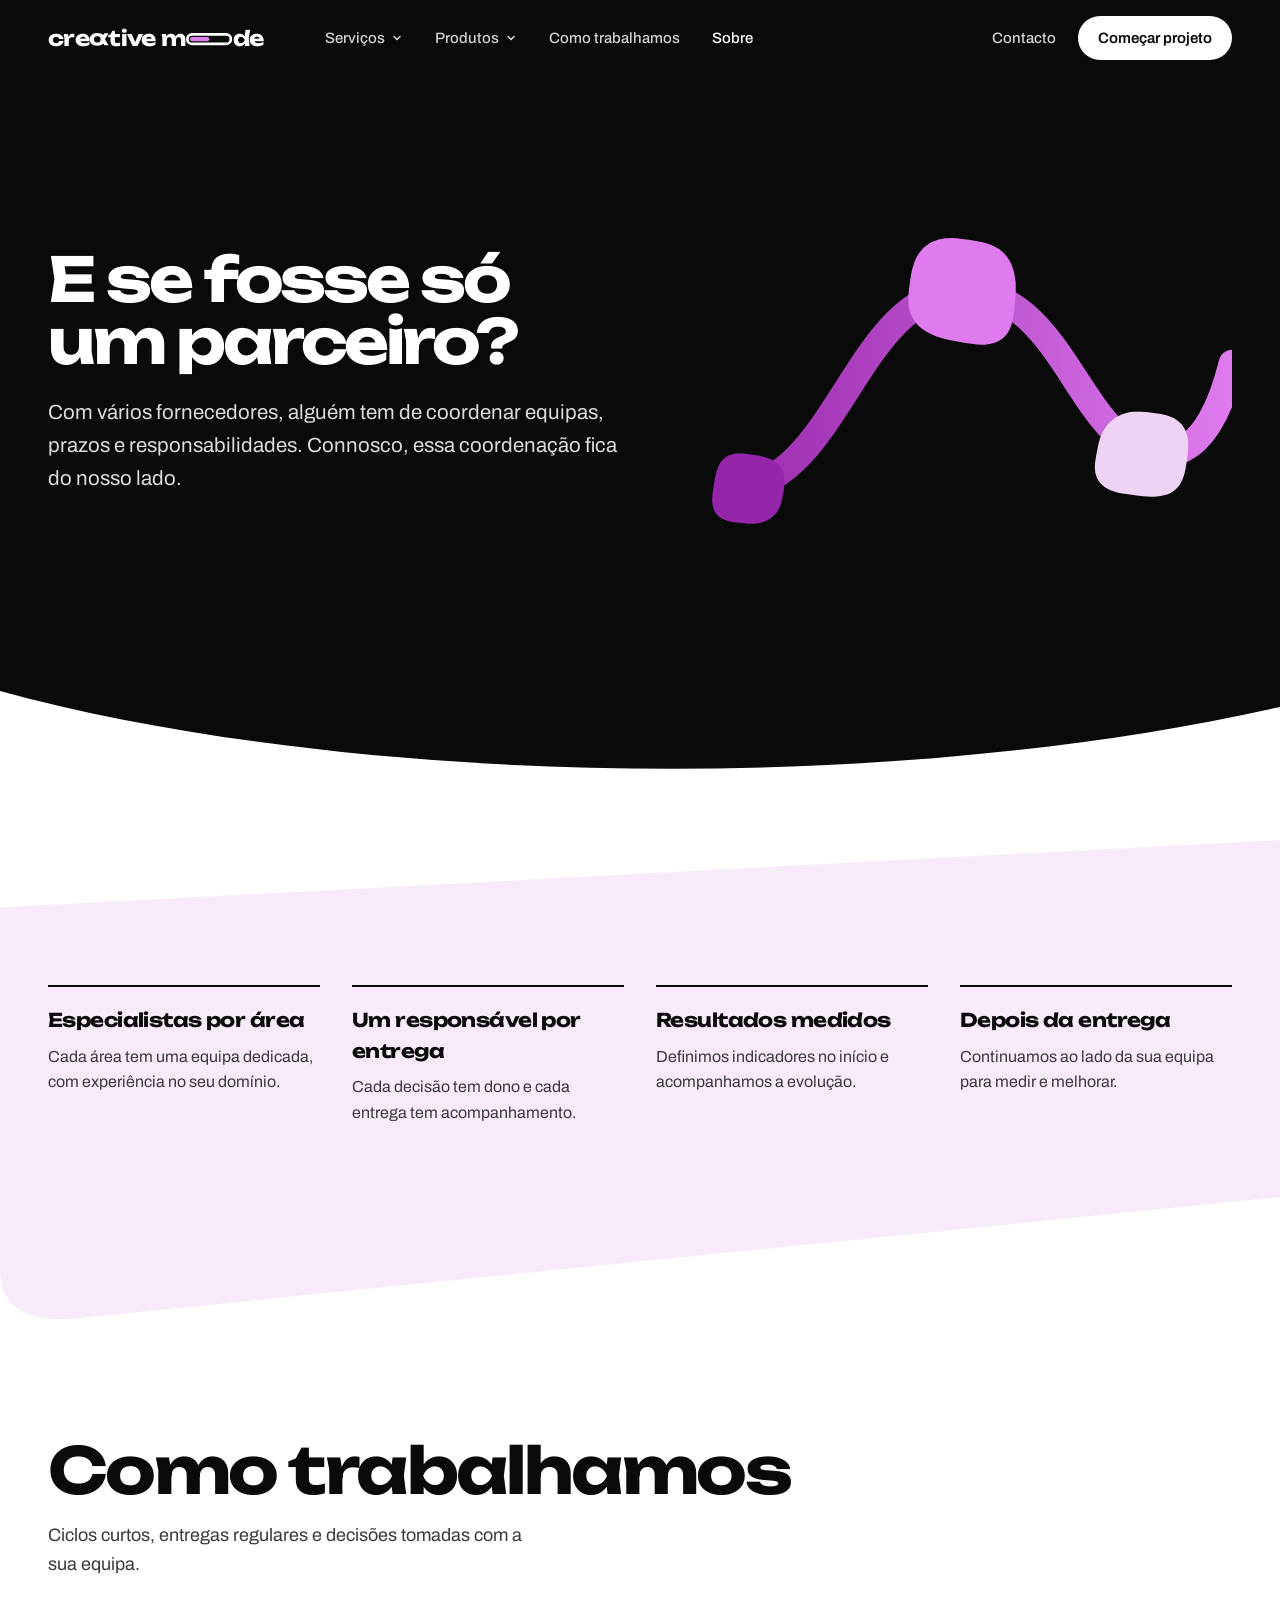
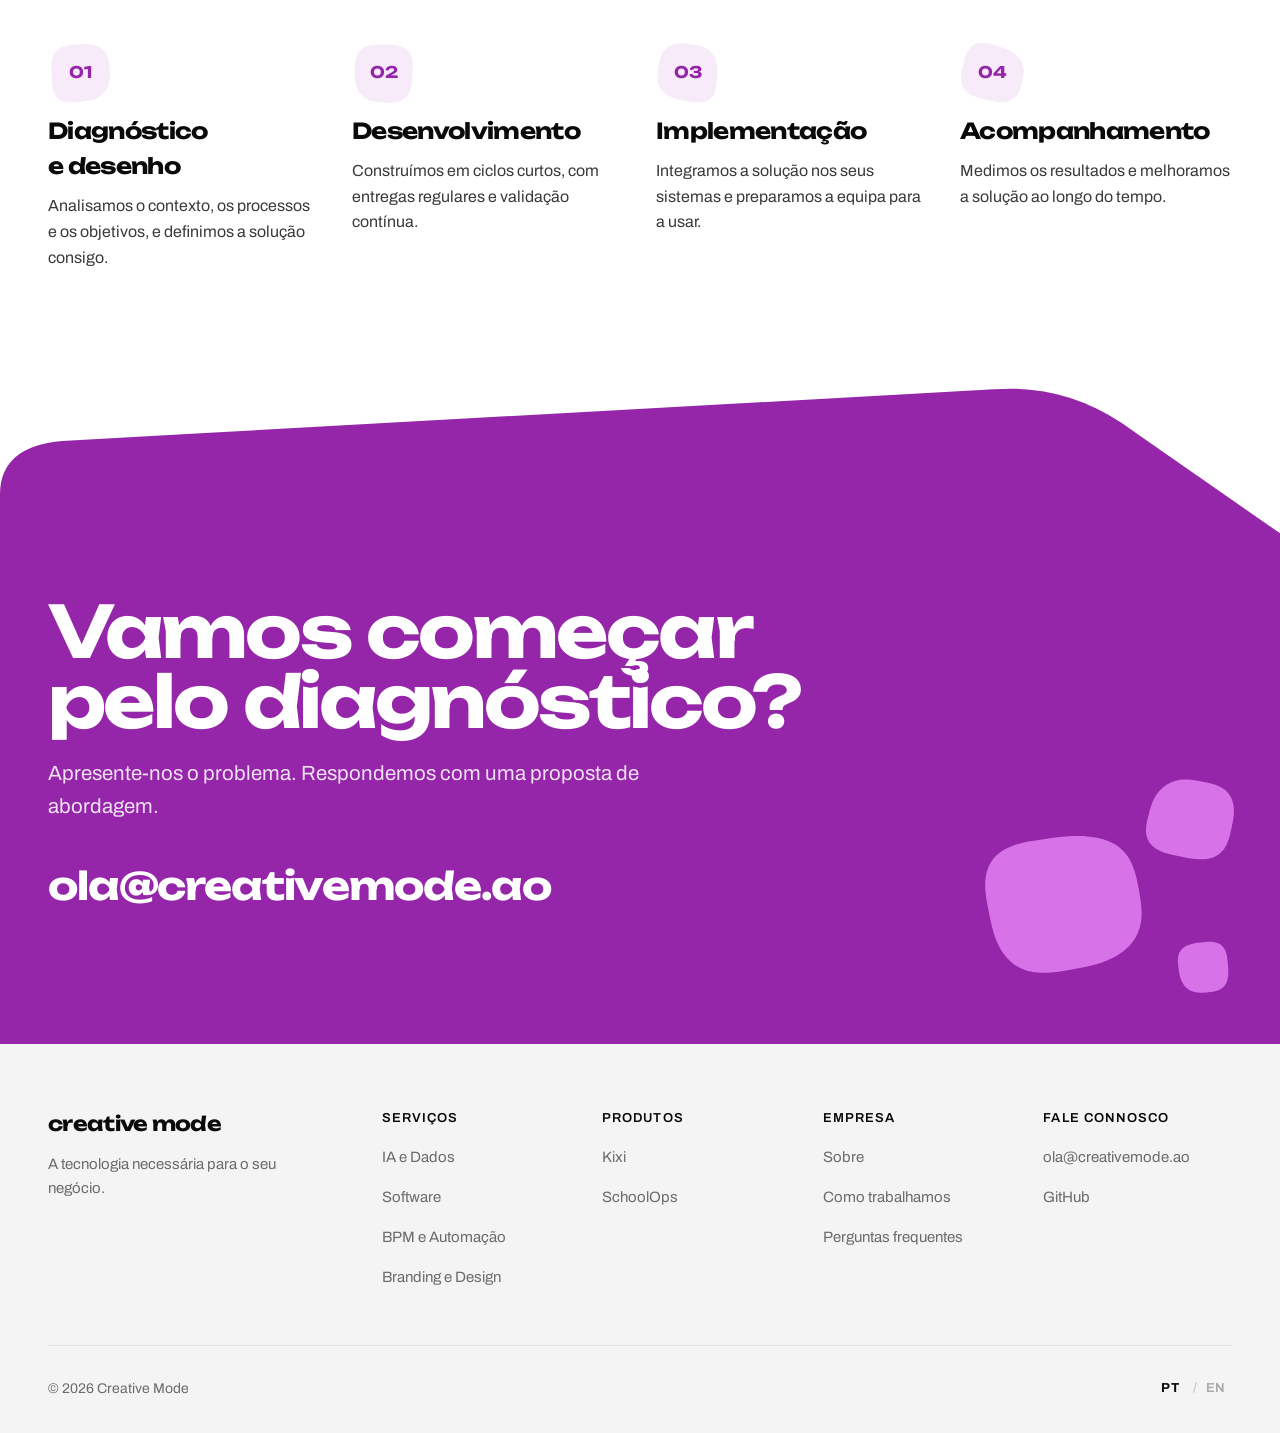
<file: sobre.html>
<!doctype html>
<html lang="pt">
<head>
<meta charset="utf-8">
<meta name="viewport" content="width=device-width, initial-scale=1, viewport-fit=cover">
<title>Sobre · Creative Mode</title>
<meta name="description" content="Um parceiro, não quatro fornecedores. Como a Creative Mode trabalha, do diagnóstico à operação.">
<meta name="theme-color" content="#FFFFFF">
<meta property="og:title" content="Sobre · Creative Mode">
<meta property="og:description" content="Um parceiro, não quatro fornecedores. Como a Creative Mode trabalha, do diagnóstico à operação.">
<meta property="og:url" content="https://creativemode.ao/sobre.html">
<link rel="icon" href="assets/favicon.svg" type="image/svg+xml">
<link rel="preconnect" href="https://fonts.googleapis.com">
<link rel="preconnect" href="https://fonts.gstatic.com" crossorigin>
<link rel="stylesheet" href="https://fonts.googleapis.com/css2?family=Unbounded:wght@400;700&amp;family=Archivo:wght@400;500;600&amp;display=swap">
<link rel="stylesheet" href="assets/styles.css">
<link rel="alternate" hreflang="pt" href="https://creativemode.ao/sobre.html">
<link rel="alternate" hreflang="en" href="https://creativemode.ao/en/sobre.html">
</head>
<body class="hero-dark" style="--hero-bg: #0A0A0A">
<a href="#conteudo" class="skip">Saltar para o conteúdo</a>

<header class="top">
  <div class="wrap top-row">
    <a href="./" class="logo" aria-label="Creative Mode, início">
      <span>cre<svg class="alpha" viewBox="0 -588 970 604" aria-hidden="true"><path d="M396 16Q286 16 204.0 -21.5Q122 -59 76.0 -127.5Q30 -196 30 -285Q30 -376 76.0 -444.0Q122 -512 204.0 -550.0Q286 -588 396 -588Q505 -588 587.5 -550.0Q670 -512 716.0 -444.0Q762 -376 762 -285Q762 -196 716.0 -127.5Q670 -59 587.5 -21.5Q505 16 396 16ZM396 -135Q446 -135 481.5 -153.0Q517 -171 536.0 -205.0Q555 -239 555 -285Q555 -333 536.0 -366.5Q517 -400 481.5 -418.0Q446 -436 396 -436Q346 -436 310.0 -418.0Q274 -400 255.0 -366.5Q236 -333 236 -286Q236 -239 255.0 -205.0Q274 -171 310.0 -153.0Q346 -135 396 -135Z"/><path d="M560 -286 L760 -286 L930 -571 L730 -571 Z"/><path d="M560 -286 L760 -286 L930 0 L730 0 Z"/></svg>tive</span>
      <span class="logo-mode">m<svg class="ring" viewBox="0 0 220 58.5" aria-hidden="true"><rect x="6.5" y="6.5" width="207" height="45.5" rx="22.75" fill="none" stroke="currentColor" stroke-width="13"/><rect class="logo-fill" x="19" y="19" width="92" height="20.5" rx="10.25"/></svg>de</span>
    </a>
    <nav id="nav" class="nav" aria-label="Principal">
      <ul class="nav-list">
        <li class="has-menu">
          <button type="button" class="nav-item" aria-expanded="false" aria-controls="m-servicos">Serviços<svg class="chev" viewBox="0 0 12 12" aria-hidden="true"><path d="M3 4.5l3 3 3-3"/></svg></button>
          <div class="menu" id="m-servicos">
            <div class="wrap menu-grid">
              <div class="menu-links">
                <a href="servicos.html#ia"><strong>IA e Dados</strong><span>Analytics, modelos e decisões orientadas por dados.</span></a>
                <a href="servicos.html#software"><strong>Software</strong><span>Aplicações, integrações e plataformas cloud.</span></a>
                <a href="servicos.html#bpm"><strong>BPM e Automação</strong><span>Processos modelados, automatizados e monitorizados.</span></a>
                <a href="servicos.html#design"><strong>Branding e Design</strong><span>Identidade, produto e comunicação visual.</span></a>
              </div>
              <div class="menu-aside">
                <p>Quatro áreas, uma só equipa responsável pelo resultado.</p>
                <a href="servicos.html">Ver todos os serviços</a>
              </div>
            </div>
          </div>
        </li>
        <li class="has-menu">
          <button type="button" class="nav-item" aria-expanded="false" aria-controls="m-produtos">Produtos<svg class="chev" viewBox="0 0 12 12" aria-hidden="true"><path d="M3 4.5l3 3 3-3"/></svg></button>
          <div class="menu" id="m-produtos">
            <div class="wrap menu-grid">
              <div class="menu-links">
                <a href="kixi.html"><strong>Kixi</strong><span>Estudo e exames para alunos, com OCR e tutor IA. Lançamento a 15 de outubro.</span></a>
                <a href="schoolops.html"><strong>SchoolOps</strong><span>Os processos da escola, mapeados e automatizados. Em desenvolvimento.</span></a>
              </div>
              <div class="menu-aside">
                <p>Produtos próprios, feitos com IA e dados para problemas reais.</p>
              </div>
            </div>
          </div>
        </li>
        <li><a class="nav-item" href="sobre.html#metodo">Como trabalhamos</a></li>
        <li><a class="nav-item" aria-current="page" href="sobre.html">Sobre</a></li>
      </ul>
      <div class="nav-mobile-cta"><a class="btn btn-lilac" href="#contacto">Começar projeto</a></div>
    </nav>
    <div class="top-actions">
      <a href="mailto:ola@creativemode.ao" class="top-link">Contacto</a>
      <a href="#contacto" class="nav-cta">Começar projeto</a>
      <button type="button" class="menu-btn" aria-expanded="false" aria-controls="nav" aria-label="Abrir menu">
        <svg class="i-open" width="22" height="22" viewBox="0 0 24 24" aria-hidden="true"><path d="M4 7h16M4 12h16M4 17h10"/></svg>
        <svg class="i-close" width="22" height="22" viewBox="0 0 24 24" aria-hidden="true"><path d="M6 6l12 12M18 6L6 18"/></svg>
      </button>
    </div>
  </div>
</header>

<main id="conteudo">

  <section id="topo" class="shape is-ink shape-hero">
    <div class="wrap page-hero hero-split">
      <div class="hero-copy">
        <h1>E se fosse só um parceiro?</h1>
        <p class="lead">Com vários fornecedores, alguém tem de coordenar equipas, prazos e responsabilidades. Connosco, essa coordenação fica do nosso lado.</p>
      </div>
      <svg class="hero-cover" viewBox="0 0 600 460" aria-hidden="true"><defs><linearGradient id="hg" x1="0" y1="0" x2="600" y2="0" gradientUnits="userSpaceOnUse"><stop offset="0" stop-color="#9525A9"/><stop offset="1" stop-color="#DF7BEF"/></linearGradient></defs><path d="M40 360 C 160 360 180 140 300 140 C 420 140 430 330 530 320 C 570 316 590 260 600 220" stroke="url(#hg)" stroke-width="30" stroke-linecap="round" fill="none"/><path d="M99.4 365.5 L98.4 371.1 L97.6 374.5 L96.7 377.2 L95.8 379.7 L94.8 381.8 L93.8 383.7 L92.6 385.5 L91.4 387.1 L90.2 388.6 L88.9 389.9 L87.5 391.2 L86.0 392.4 L84.5 393.4 L82.8 394.4 L81.1 395.3 L79.3 396.2 L77.3 396.9 L75.2 397.5 L73.0 398.1 L70.5 398.5 L67.7 398.8 L64.6 398.9 L60.8 398.9 L54.6 398.3 L48.3 397.6 L44.4 397.2 L41.2 396.6 L38.2 395.9 L35.6 395.1 L33.2 394.2 L31.1 393.1 L29.1 391.9 L27.4 390.6 L25.9 389.1 L24.6 387.5 L23.4 385.8 L22.5 384.0 L21.8 382.1 L21.2 380.2 L20.7 378.1 L20.5 376.0 L20.3 373.7 L20.3 371.4 L20.4 369.0 L20.6 366.3 L21.0 363.5 L21.4 360.1 L22.3 354.7 L23.1 349.3 L23.8 346.1 L24.4 343.3 L25.1 340.8 L25.8 338.6 L26.6 336.5 L27.4 334.6 L28.4 332.7 L29.4 331.0 L30.5 329.4 L31.7 327.9 L33.1 326.5 L34.6 325.2 L36.2 324.1 L38.0 323.1 L39.9 322.3 L42.0 321.6 L44.2 321.1 L46.6 320.7 L49.3 320.5 L52.1 320.5 L55.4 320.7 L59.2 321.0 L65.4 321.9 L71.5 322.9 L75.2 323.6 L78.3 324.4 L81.1 325.2 L83.5 326.2 L85.7 327.1 L87.8 328.2 L89.7 329.4 L91.4 330.6 L92.9 331.9 L94.4 333.3 L95.7 334.8 L96.8 336.4 L97.9 338.1 L98.7 339.9 L99.5 341.8 L100.1 343.8 L100.5 346.0 L100.8 348.3 L101.0 350.7 L100.9 353.4 L100.7 356.4 L100.3 359.9Z" fill="#9525A9"/><path d="M358.2 148.2 L357.4 156.6 L356.9 161.9 L356.3 166.4 L355.6 170.5 L354.8 174.3 L353.7 177.8 L352.5 181.0 L351.0 184.0 L349.3 186.7 L347.4 189.1 L345.2 191.4 L342.8 193.3 L340.2 194.9 L337.4 196.3 L334.3 197.4 L331.1 198.3 L327.6 198.8 L324.0 199.2 L320.1 199.2 L316.1 199.0 L311.7 198.6 L306.8 197.9 L301.2 197.0 L292.2 195.4 L283.3 193.7 L278.1 192.4 L273.7 191.1 L269.8 189.8 L266.4 188.4 L263.2 186.9 L260.3 185.4 L257.6 183.8 L255.1 182.1 L252.8 180.3 L250.6 178.4 L248.6 176.3 L246.7 174.1 L245.1 171.8 L243.6 169.3 L242.3 166.6 L241.2 163.8 L240.3 160.7 L239.6 157.4 L239.2 153.8 L239.0 149.8 L239.1 145.4 L239.4 140.2 L240.5 131.6 L241.7 123.1 L242.7 117.9 L243.7 113.6 L244.9 109.7 L246.1 106.3 L247.5 103.1 L249.1 100.2 L250.7 97.5 L252.6 95.1 L254.5 92.8 L256.6 90.7 L258.9 88.8 L261.3 87.1 L263.9 85.5 L266.6 84.1 L269.6 83.0 L272.8 82.0 L276.2 81.3 L279.8 80.7 L283.8 80.5 L288.1 80.4 L293.0 80.7 L298.7 81.3 L308.1 82.6 L317.3 84.1 L322.9 85.4 L327.5 86.7 L331.4 88.1 L334.9 89.7 L338.1 91.4 L340.9 93.2 L343.4 95.2 L345.6 97.3 L347.6 99.4 L349.4 101.7 L350.9 104.0 L352.3 106.5 L353.6 109.0 L354.7 111.6 L355.6 114.3 L356.5 117.2 L357.2 120.2 L357.8 123.4 L358.3 126.8 L358.7 130.6 L358.8 134.8 L358.8 139.8Z" fill="#DF7BEF"/><path d="M549.5 329.0 L548.4 336.0 L547.5 340.3 L546.6 343.9 L545.6 347.0 L544.5 349.9 L543.3 352.4 L542.0 354.8 L540.5 356.9 L538.9 358.8 L537.1 360.5 L535.3 362.1 L533.3 363.4 L531.2 364.6 L528.9 365.7 L526.6 366.5 L524.1 367.2 L521.5 367.8 L518.7 368.2 L515.8 368.5 L512.7 368.7 L509.3 368.7 L505.5 368.5 L501.0 368.2 L493.6 367.4 L486.2 366.4 L481.7 365.8 L477.8 365.2 L474.3 364.5 L471.0 363.7 L468.0 362.8 L465.2 361.8 L462.6 360.7 L460.1 359.4 L457.9 357.9 L455.8 356.3 L453.9 354.6 L452.2 352.6 L450.8 350.5 L449.5 348.2 L448.5 345.7 L447.8 343.1 L447.3 340.3 L447.0 337.2 L447.0 334.0 L447.3 330.5 L447.8 326.6 L448.6 322.2 L450.0 315.0 L451.5 307.9 L452.7 303.8 L454.0 300.4 L455.3 297.5 L456.7 294.9 L458.1 292.6 L459.6 290.4 L461.2 288.5 L462.8 286.7 L464.4 285.1 L466.2 283.5 L468.0 282.1 L469.8 280.8 L471.8 279.5 L473.9 278.4 L476.2 277.3 L478.6 276.4 L481.2 275.6 L484.0 274.9 L487.0 274.4 L490.5 274.0 L494.3 273.9 L499.0 274.0 L506.6 274.7 L514.4 275.7 L519.1 276.3 L523.1 277.1 L526.7 278.0 L529.9 279.0 L532.8 280.1 L535.4 281.4 L537.8 282.9 L540.0 284.5 L542.0 286.2 L543.7 288.1 L545.2 290.1 L546.6 292.2 L547.7 294.4 L548.7 296.7 L549.5 299.2 L550.1 301.7 L550.6 304.5 L550.9 307.4 L551.1 310.4 L551.1 313.8 L550.9 317.5 L550.4 321.9Z" fill="#EFD3F4"/></svg>
    </div>
    <svg class="edge edge-bottom" viewBox="0 0 1440 180" preserveAspectRatio="none" aria-hidden="true"><path d="M0 180V46C380 150 980 168 1440 64V180Z" fill="#FFFFFF"/></svg>
  </section>

  <section class="shape is-tint">
    <svg class="edge edge-top" viewBox="0 0 1440 180" preserveAspectRatio="none" aria-hidden="true"><path d="M0 0H1440V36L0 112Z" fill="#FFFFFF"/></svg>
    <div class="wrap partner-only">
      <dl class="pledges pledges-4 reveal">
        <div><dt>Especialistas por área</dt><dd>Cada área tem uma equipa dedicada, com experiência no seu domínio.</dd></div>
        <div><dt>Um responsável por entrega</dt><dd>Cada decisão tem dono e cada entrega tem acompanhamento.</dd></div>
        <div><dt>Resultados medidos</dt><dd>Definimos indicadores no início e acompanhamos a evolução.</dd></div>
        <div><dt>Depois da entrega</dt><dd>Continuamos ao lado da sua equipa para medir e melhorar.</dd></div>
      </dl>
    </div>
    <svg class="edge edge-bottom" viewBox="0 0 1440 180" preserveAspectRatio="none" aria-hidden="true"><path d="M0 180V118C0 164 36 180 100 171L1440 36V180Z" fill="#FFFFFF"/></svg>
  </section>

  <section id="metodo" class="method wrap">
    <div class="sec-head reveal">
      <h2>Como trabalhamos</h2>
      <p>Ciclos curtos, entregas regulares e decisões tomadas com a sua equipa.</p>
    </div>
    <ol class="steps">
      <li><span class="n pebble-n"><svg viewBox="0 0 64 60" aria-hidden="true"><path d="M61.8 27.9 L61.9 32.1 L61.8 34.7 L61.6 36.9 L61.3 38.8 L60.9 40.5 L60.5 42.0 L59.9 43.5 L59.3 44.9 L58.6 46.1 L57.8 47.3 L57.0 48.5 L56.1 49.5 L55.1 50.6 L54.1 51.5 L53.0 52.5 L51.8 53.3 L50.5 54.2 L49.0 55.0 L47.4 55.7 L45.7 56.4 L43.7 57.1 L41.4 57.6 L38.7 58.2 L34.0 58.8 L29.3 59.2 L26.4 59.5 L23.9 59.6 L21.6 59.5 L19.6 59.4 L17.7 59.0 L15.9 58.6 L14.3 58.0 L12.8 57.3 L11.5 56.5 L10.3 55.5 L9.2 54.5 L8.2 53.3 L7.4 52.1 L6.7 50.7 L6.0 49.3 L5.5 47.8 L5.0 46.2 L4.7 44.5 L4.4 42.7 L4.1 40.7 L3.9 38.6 L3.7 36.1 L3.5 32.0 L3.3 27.9 L3.3 25.5 L3.3 23.4 L3.4 21.5 L3.6 19.7 L3.8 18.1 L4.1 16.5 L4.5 15.0 L5.0 13.6 L5.6 12.3 L6.3 11.0 L7.0 9.8 L7.9 8.6 L9.0 7.6 L10.1 6.6 L11.4 5.7 L12.8 4.8 L14.4 4.1 L16.1 3.5 L18.0 2.9 L20.1 2.5 L22.5 2.1 L25.3 1.8 L30.0 1.4 L34.7 1.2 L37.5 1.1 L39.9 1.2 L42.0 1.4 L44.0 1.7 L45.8 2.1 L47.4 2.5 L49.0 3.1 L50.4 3.7 L51.8 4.4 L53.1 5.2 L54.3 6.1 L55.4 7.1 L56.4 8.2 L57.3 9.3 L58.1 10.6 L58.9 12.0 L59.6 13.5 L60.1 15.1 L60.6 16.9 L61.0 18.8 L61.3 21.1 L61.5 23.7Z"/></svg><b>01</b></span><h3>Diagnóstico e desenho</h3><p>Analisamos o contexto, os processos e os objetivos, e definimos a solução consigo.</p></li>
      <li><span class="n pebble-n"><svg viewBox="0 0 64 60" aria-hidden="true"><path d="M60.6 31.0 L60.4 35.1 L60.2 37.5 L59.9 39.6 L59.6 41.5 L59.2 43.2 L58.8 44.8 L58.4 46.4 L57.9 47.8 L57.3 49.2 L56.6 50.5 L55.8 51.8 L55.0 53.0 L54.0 54.1 L52.9 55.1 L51.7 56.1 L50.4 56.9 L48.9 57.7 L47.2 58.3 L45.4 58.9 L43.4 59.2 L41.2 59.5 L38.7 59.6 L35.8 59.6 L31.0 59.4 L26.2 59.1 L23.3 58.7 L20.9 58.2 L18.9 57.7 L17.0 57.0 L15.4 56.3 L13.9 55.5 L12.6 54.6 L11.4 53.7 L10.3 52.7 L9.3 51.7 L8.4 50.6 L7.5 49.4 L6.8 48.2 L6.1 47.0 L5.4 45.7 L4.9 44.3 L4.3 42.9 L3.9 41.3 L3.5 39.6 L3.1 37.8 L2.9 35.6 L2.7 33.1 L2.7 29.0 L2.7 24.8 L2.8 22.2 L3.0 20.0 L3.2 18.0 L3.6 16.2 L4.0 14.5 L4.6 13.0 L5.2 11.5 L6.0 10.2 L6.8 9.0 L7.8 7.8 L8.8 6.8 L10.0 5.9 L11.2 5.0 L12.6 4.3 L14.0 3.6 L15.6 3.1 L17.3 2.6 L19.1 2.2 L21.0 1.9 L23.1 1.7 L25.5 1.5 L28.4 1.5 L33.0 1.6 L37.6 1.7 L40.5 1.9 L42.9 2.2 L45.0 2.6 L46.9 3.0 L48.7 3.5 L50.4 4.1 L51.9 4.8 L53.2 5.6 L54.5 6.5 L55.6 7.5 L56.6 8.6 L57.5 9.7 L58.3 11.0 L59.0 12.3 L59.5 13.7 L60.0 15.2 L60.3 16.8 L60.6 18.5 L60.8 20.3 L60.9 22.2 L60.9 24.4 L60.8 26.9Z"/></svg><b>02</b></span><h3>Desenvolvimento</h3><p>Construímos em ciclos curtos, com entregas regulares e validação contínua.</p></li>
      <li><span class="n pebble-n"><svg viewBox="0 0 64 60" aria-hidden="true"><path d="M61.1 34.1 L60.7 38.3 L60.5 40.9 L60.2 43.2 L59.8 45.2 L59.4 47.1 L58.9 48.8 L58.2 50.4 L57.5 51.9 L56.7 53.2 L55.7 54.4 L54.6 55.5 L53.4 56.5 L52.1 57.3 L50.7 58.0 L49.2 58.5 L47.6 59.0 L45.8 59.2 L44.0 59.4 L42.1 59.4 L40.1 59.3 L37.9 59.1 L35.4 58.8 L32.6 58.3 L28.1 57.5 L23.7 56.7 L21.1 56.0 L18.9 55.4 L16.9 54.7 L15.2 54.0 L13.6 53.3 L12.2 52.5 L10.8 51.7 L9.6 50.9 L8.4 50.0 L7.3 49.0 L6.3 48.0 L5.4 46.9 L4.6 45.8 L3.8 44.5 L3.2 43.2 L2.6 41.8 L2.2 40.2 L1.8 38.6 L1.6 36.8 L1.5 34.9 L1.5 32.7 L1.7 30.1 L2.2 25.8 L2.9 21.6 L3.3 19.0 L3.9 16.9 L4.4 15.0 L5.1 13.2 L5.8 11.7 L6.5 10.2 L7.4 8.9 L8.3 7.7 L9.2 6.5 L10.3 5.5 L11.4 4.6 L12.6 3.7 L13.9 2.9 L15.3 2.3 L16.8 1.7 L18.4 1.2 L20.1 0.8 L21.9 0.6 L23.9 0.4 L26.0 0.4 L28.5 0.5 L31.3 0.8 L36.0 1.5 L40.6 2.3 L43.4 2.9 L45.7 3.5 L47.7 4.3 L49.4 5.0 L51.0 5.9 L52.4 6.8 L53.7 7.8 L54.8 8.8 L55.8 9.9 L56.7 11.0 L57.5 12.2 L58.1 13.4 L58.8 14.6 L59.3 15.9 L59.8 17.3 L60.2 18.7 L60.6 20.2 L60.9 21.8 L61.1 23.5 L61.3 25.3 L61.4 27.4 L61.4 29.9Z"/></svg><b>03</b></span><h3>Implementação</h3><p>Integramos a solução nos seus sistemas e preparamos a equipa para a usar.</p></li>
      <li><span class="n pebble-n"><svg viewBox="0 0 64 60" aria-hidden="true"><path d="M62.4 37.6 L61.4 41.9 L60.6 44.6 L59.9 46.8 L59.0 48.7 L58.1 50.3 L57.2 51.8 L56.1 53.1 L55.0 54.3 L53.8 55.3 L52.5 56.1 L51.2 56.9 L49.8 57.5 L48.4 58.0 L46.9 58.4 L45.4 58.6 L43.8 58.8 L42.2 58.9 L40.4 58.9 L38.6 58.9 L36.7 58.7 L34.7 58.4 L32.4 58.0 L29.7 57.5 L25.4 56.5 L21.1 55.4 L18.4 54.6 L16.2 53.9 L14.3 53.2 L12.5 52.4 L10.9 51.6 L9.5 50.8 L8.1 49.8 L6.9 48.8 L5.8 47.8 L4.9 46.7 L4.0 45.5 L3.3 44.3 L2.6 43.0 L2.1 41.6 L1.7 40.2 L1.4 38.7 L1.2 37.1 L1.1 35.4 L1.1 33.6 L1.2 31.6 L1.5 29.5 L1.9 26.9 L2.8 22.7 L3.8 18.6 L4.5 16.0 L5.1 13.8 L5.8 11.9 L6.6 10.2 L7.3 8.6 L8.2 7.2 L9.1 5.8 L10.2 4.7 L11.3 3.6 L12.5 2.6 L13.7 1.8 L15.1 1.2 L16.5 0.6 L18.1 0.2 L19.7 -0.0 L21.4 -0.2 L23.2 -0.1 L25.1 0.0 L27.1 0.3 L29.2 0.8 L31.6 1.3 L34.3 2.1 L38.6 3.4 L42.9 4.7 L45.4 5.6 L47.5 6.5 L49.2 7.4 L50.8 8.3 L52.3 9.2 L53.6 10.1 L54.8 11.0 L56.0 12.0 L57.1 12.9 L58.1 13.9 L59.0 15.0 L59.9 16.1 L60.7 17.3 L61.5 18.5 L62.1 19.9 L62.7 21.3 L63.1 22.8 L63.5 24.5 L63.7 26.3 L63.7 28.3 L63.6 30.6 L63.3 33.2Z"/></svg><b>04</b></span><h3>Acompanhamento</h3><p>Medimos os resultados e melhoramos a solução ao longo do tempo.</p></li>
    </ol>
  </section>

  <section id="contacto" class="shape is-purple cta-shape">
    <svg class="edge edge-top" viewBox="0 0 1440 180" preserveAspectRatio="none" aria-hidden="true"><path d="M0 0H1440V168L1262 44Q1196 0 1118 6L70 64Q0 70 0 124Z" fill="#FFFFFF"/></svg>
    <svg class="blob blob-cta blob-graos" viewBox="0 0 600 560" aria-hidden="true"><path d="M338.8 279.1 L341.6 295.9 L342.7 306.3 L343.1 315.1 L342.9 322.9 L342.1 330.0 L340.7 336.6 L338.9 342.7 L336.6 348.3 L333.9 353.5 L330.9 358.4 L327.5 363.0 L323.7 367.2 L319.7 371.2 L315.3 374.9 L310.6 378.3 L305.5 381.6 L300.1 384.7 L294.3 387.5 L288.1 390.2 L281.3 392.8 L273.7 395.2 L265.2 397.6 L255.0 399.9 L238.2 403.2 L221.3 406.2 L210.8 407.7 L201.9 408.6 L194.0 409.1 L186.6 409.0 L179.7 408.6 L173.3 407.8 L167.2 406.5 L161.5 404.9 L156.2 402.8 L151.1 400.4 L146.3 397.6 L141.8 394.4 L137.6 390.8 L133.6 386.9 L129.9 382.5 L126.4 377.8 L123.1 372.7 L120.0 367.0 L117.1 360.8 L114.4 353.8 L111.7 345.8 L109.1 336.2 L105.6 320.2 L102.4 303.9 L100.6 293.9 L99.5 285.2 L98.8 277.4 L98.7 270.1 L99.1 263.3 L100.0 256.9 L101.4 250.9 L103.3 245.2 L105.7 239.8 L108.7 234.8 L112.2 230.2 L116.2 225.9 L120.7 222.0 L125.7 218.4 L131.2 215.2 L137.1 212.4 L143.5 209.9 L150.4 207.7 L157.8 205.8 L165.9 204.1 L174.8 202.6 L185.3 201.1 L202.1 198.6 L218.8 196.5 L228.9 195.7 L237.4 195.3 L245.0 195.3 L252.0 195.5 L258.5 196.0 L264.8 196.7 L270.7 197.6 L276.4 198.8 L282.0 200.2 L287.4 201.9 L292.6 203.9 L297.6 206.3 L302.5 209.1 L307.2 212.3 L311.7 216.0 L315.9 220.2 L319.9 225.1 L323.6 230.6 L327.0 236.8 L330.0 244.0 L332.8 252.2 L335.5 262.3Z" fill="#DF7BEF"/><path d="M483.5 183.5 L481.5 192.6 L480.0 198.0 L478.5 202.6 L476.9 206.6 L475.2 210.1 L473.4 213.4 L471.5 216.3 L469.3 218.9 L467.1 221.2 L464.7 223.3 L462.1 225.1 L459.4 226.7 L456.6 228.0 L453.6 229.2 L450.5 230.1 L447.2 230.8 L443.8 231.2 L440.1 231.5 L436.3 231.6 L432.2 231.6 L427.8 231.3 L422.9 230.7 L417.1 229.9 L407.6 228.2 L398.1 226.3 L392.3 225.1 L387.3 223.9 L382.8 222.7 L378.7 221.3 L374.9 219.9 L371.3 218.4 L368.0 216.6 L364.9 214.8 L362.1 212.7 L359.5 210.4 L357.3 208.0 L355.3 205.3 L353.6 202.4 L352.2 199.3 L351.1 196.1 L350.4 192.6 L350.0 188.8 L350.0 184.9 L350.2 180.7 L350.9 176.2 L351.9 171.2 L353.3 165.5 L355.7 156.3 L358.3 147.4 L360.3 142.1 L362.3 137.8 L364.2 134.2 L366.3 130.9 L368.3 128.1 L370.5 125.5 L372.7 123.1 L374.9 121.0 L377.2 119.0 L379.6 117.1 L382.0 115.4 L384.6 113.9 L387.3 112.4 L390.1 111.1 L393.1 110.0 L396.3 109.0 L399.8 108.2 L403.5 107.5 L407.5 107.2 L412.0 107.0 L417.0 107.2 L423.0 107.8 L432.9 109.4 L442.8 111.3 L448.9 112.6 L454.1 113.9 L458.6 115.4 L462.7 117.0 L466.3 118.8 L469.6 120.7 L472.6 122.8 L475.3 125.1 L477.6 127.5 L479.7 130.1 L481.5 132.8 L483.1 135.6 L484.4 138.6 L485.4 141.7 L486.2 144.9 L486.8 148.3 L487.2 151.9 L487.4 155.7 L487.3 159.7 L487.0 164.0 L486.4 168.8 L485.4 174.4Z" fill="#DF7BEF"/><path d="M478.0 396.0 L478.4 401.5 L478.6 404.9 L478.7 407.7 L478.6 410.3 L478.5 412.7 L478.2 414.9 L477.9 417.1 L477.5 419.1 L477.0 421.1 L476.3 423.0 L475.6 424.9 L474.6 426.6 L473.6 428.3 L472.3 429.9 L470.9 431.4 L469.3 432.8 L467.5 434.1 L465.4 435.2 L463.2 436.3 L460.6 437.2 L457.7 437.9 L454.5 438.6 L450.6 439.1 L444.2 439.7 L437.8 440.2 L433.9 440.2 L430.7 440.0 L427.9 439.6 L425.3 439.1 L423.0 438.4 L420.9 437.6 L419.0 436.7 L417.2 435.7 L415.6 434.5 L414.1 433.3 L412.7 432.0 L411.3 430.7 L410.1 429.2 L409.0 427.7 L407.9 426.0 L406.9 424.3 L405.9 422.4 L405.0 420.4 L404.2 418.2 L403.4 415.8 L402.6 413.0 L401.9 409.7 L401.1 404.1 L400.4 398.4 L400.0 394.9 L399.8 391.9 L399.7 389.2 L399.9 386.7 L400.1 384.4 L400.6 382.2 L401.2 380.2 L401.9 378.2 L402.8 376.4 L403.9 374.7 L405.1 373.2 L406.4 371.7 L407.9 370.3 L409.6 369.1 L411.3 367.9 L413.3 366.9 L415.4 365.9 L417.7 365.1 L420.2 364.3 L423.0 363.6 L426.1 362.9 L429.8 362.3 L436.0 361.6 L442.1 361.0 L445.9 360.7 L449.1 360.6 L452.0 360.7 L454.7 360.9 L457.1 361.3 L459.4 361.8 L461.5 362.5 L463.4 363.3 L465.3 364.2 L467.0 365.3 L468.5 366.6 L469.9 368.0 L471.2 369.5 L472.3 371.2 L473.3 373.0 L474.2 374.9 L474.9 377.0 L475.6 379.2 L476.2 381.6 L476.7 384.2 L477.1 387.1 L477.5 390.5Z" fill="#DF7BEF"/></svg>
    <div class="wrap cta-inner reveal">
      <h2>Vamos começar pelo diagnóstico?</h2>
      <p>Apresente-nos o problema. Respondemos com uma proposta de abordagem.</p>
      <a class="mail" href="mailto:ola@creativemode.ao">ola@creativemode.ao</a>
    </div>
  </section>

</main>

<footer class="foot">
  <div class="wrap foot-grid">
    <div class="foot-brand">
      <p class="foot-name">creative mode</p>
      <p>A tecnologia necessária para o seu negócio.</p>
    </div>
    <nav aria-label="Serviços"><h2>Serviços</h2><a href="servicos.html#ia">IA e Dados</a><a href="servicos.html#software">Software</a><a href="servicos.html#bpm">BPM e Automação</a><a href="servicos.html#design">Branding e Design</a></nav>
    <nav aria-label="Produtos"><h2>Produtos</h2><a href="kixi.html">Kixi</a><a href="schoolops.html">SchoolOps</a></nav>
    <nav aria-label="Empresa"><h2>Empresa</h2><a href="sobre.html">Sobre</a><a href="sobre.html#metodo">Como trabalhamos</a><a href="./#faq">Perguntas frequentes</a></nav>
    <nav aria-label="Contacto"><h2>Fale connosco</h2><a href="mailto:ola@creativemode.ao">ola@creativemode.ao</a><a href="https://github.com/creative-mode">GitHub</a></nav>
  </div>
  <div class="wrap foot-base"><p>© 2026 Creative Mode</p><span class="lang-toggle"><b aria-current="true">PT</b><a href="en/sobre.html" hreflang="en" lang="en" aria-label="English version">EN</a></span></div>
</footer>

<div class="bar">
  <a href="mailto:ola@creativemode.ao" class="btn btn-lilac">Começar projeto</a>
</div>

<script src="assets/main.js" defer></script>
</body>
</html>
</file>
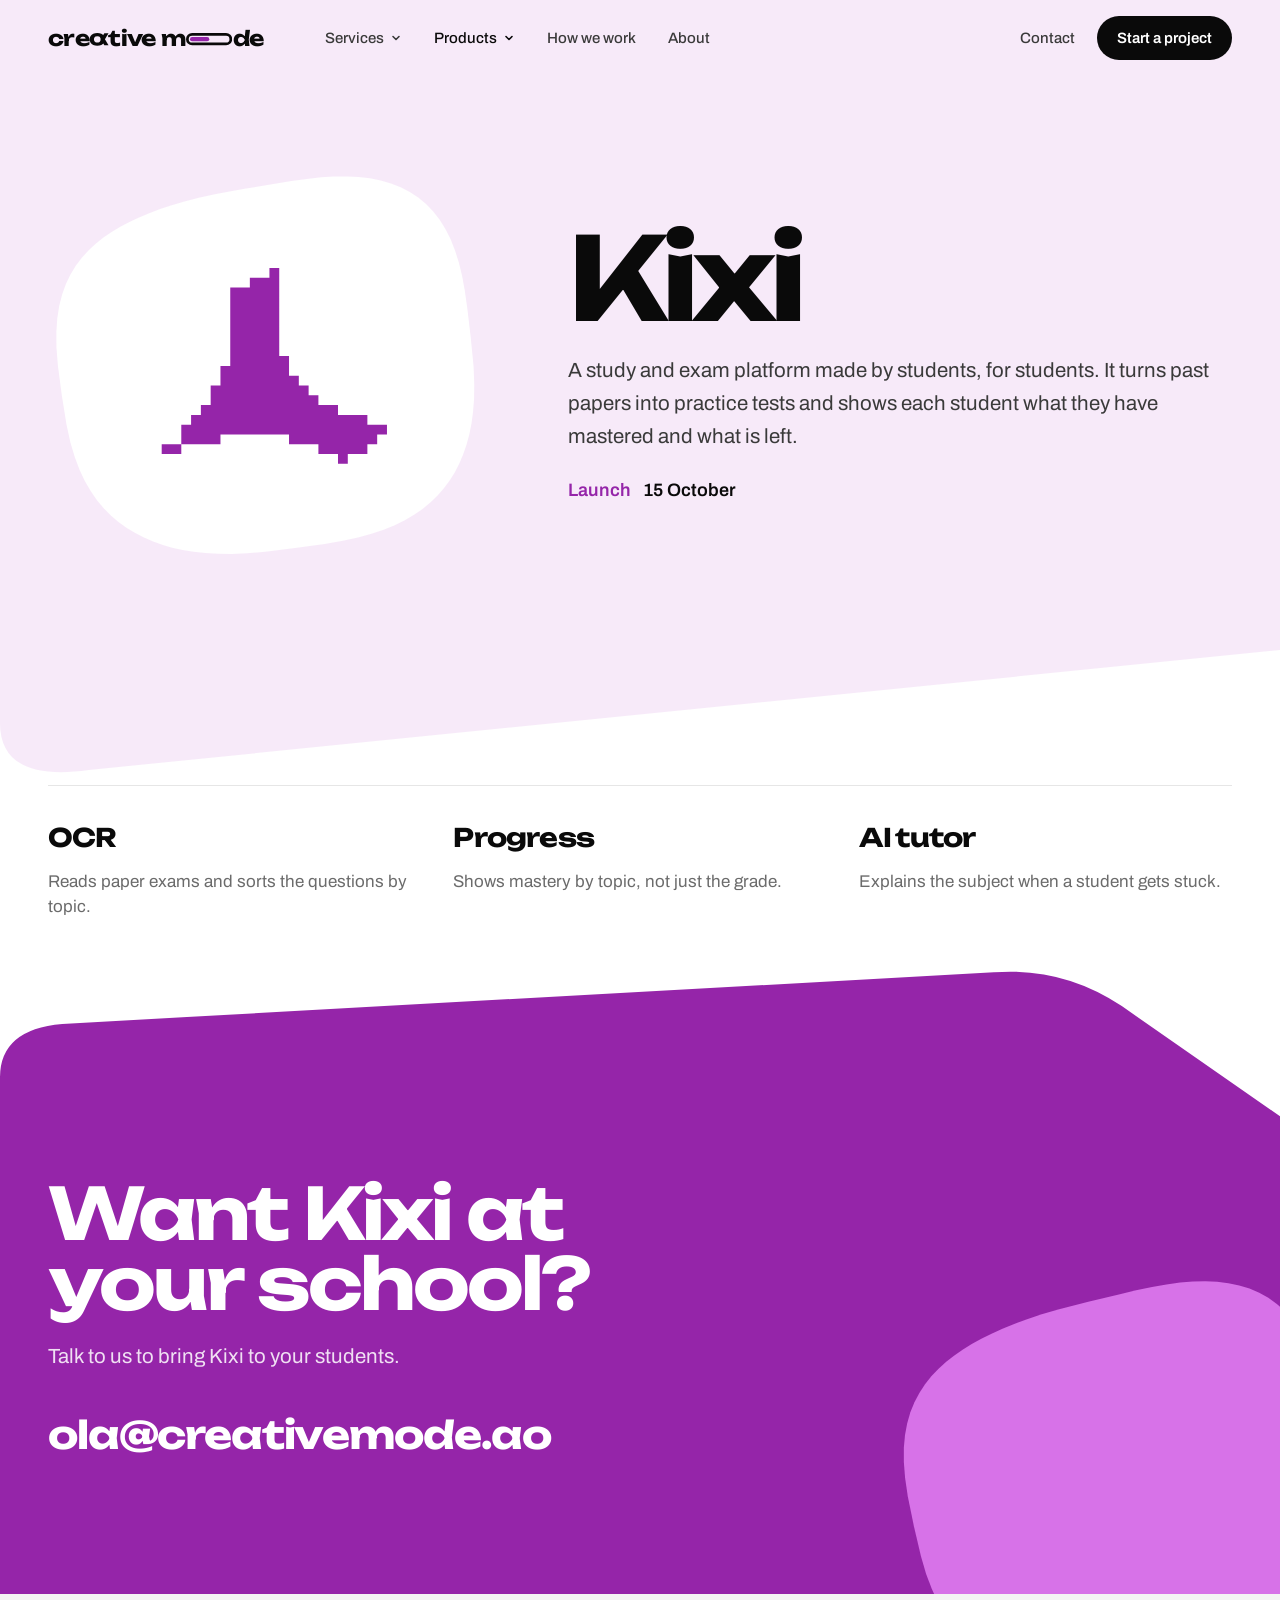
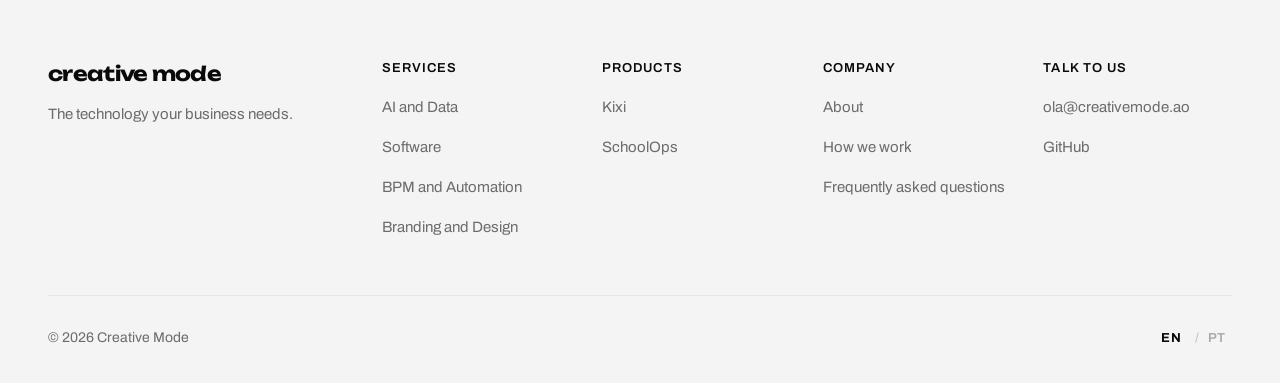
<file: en/kixi.html>
<!doctype html>
<html lang="en">
<head>
<meta charset="utf-8">
<meta name="viewport" content="width=device-width, initial-scale=1, viewport-fit=cover">
<title>Kixi · Creative Mode</title>
<meta name="description" content="Kixi: study and exam prep for students, with OCR, progress by topic and an AI tutor.">
<meta name="theme-color" content="#FFFFFF">
<meta property="og:title" content="Kixi · Creative Mode">
<meta property="og:description" content="Kixi: study and exam prep for students, with OCR, progress by topic and an AI tutor.">
<meta property="og:url" content="https://creativemode.ao/en/kixi.html">
<link rel="icon" href="../assets/favicon.svg" type="image/svg+xml">
<link rel="preconnect" href="https://fonts.googleapis.com">
<link rel="preconnect" href="https://fonts.gstatic.com" crossorigin>
<link rel="stylesheet" href="https://fonts.googleapis.com/css2?family=Unbounded:wght@400;700&amp;family=Archivo:wght@400;500;600&amp;display=swap">
<link rel="stylesheet" href="../assets/styles.css">
<link rel="alternate" hreflang="pt" href="https://creativemode.ao/kixi.html">
<link rel="alternate" hreflang="en" href="https://creativemode.ao/en/kixi.html">
</head>
<body class="hero-light" style="--hero-bg: #F7EAF9">
<a href="#conteudo" class="skip">Skip to content</a>

<header class="top">
  <div class="wrap top-row">
    <a href="./" class="logo" aria-label="Creative Mode, home">
      <span>cre<svg class="alpha" viewBox="0 -588 970 604" aria-hidden="true"><path d="M396 16Q286 16 204.0 -21.5Q122 -59 76.0 -127.5Q30 -196 30 -285Q30 -376 76.0 -444.0Q122 -512 204.0 -550.0Q286 -588 396 -588Q505 -588 587.5 -550.0Q670 -512 716.0 -444.0Q762 -376 762 -285Q762 -196 716.0 -127.5Q670 -59 587.5 -21.5Q505 16 396 16ZM396 -135Q446 -135 481.5 -153.0Q517 -171 536.0 -205.0Q555 -239 555 -285Q555 -333 536.0 -366.5Q517 -400 481.5 -418.0Q446 -436 396 -436Q346 -436 310.0 -418.0Q274 -400 255.0 -366.5Q236 -333 236 -286Q236 -239 255.0 -205.0Q274 -171 310.0 -153.0Q346 -135 396 -135Z"/><path d="M560 -286 L760 -286 L930 -571 L730 -571 Z"/><path d="M560 -286 L760 -286 L930 0 L730 0 Z"/></svg>tive</span>
      <span class="logo-mode">m<svg class="ring" viewBox="0 0 220 58.5" aria-hidden="true"><rect x="6.5" y="6.5" width="207" height="45.5" rx="22.75" fill="none" stroke="currentColor" stroke-width="13"/><rect class="logo-fill" x="19" y="19" width="92" height="20.5" rx="10.25"/></svg>de</span>
    </a>
    <nav id="nav" class="nav" aria-label="Main">
      <ul class="nav-list">
        <li class="has-menu">
          <button type="button" class="nav-item" aria-expanded="false" aria-controls="m-servicos">Services<svg class="chev" viewBox="0 0 12 12" aria-hidden="true"><path d="M3 4.5l3 3 3-3"/></svg></button>
          <div class="menu" id="m-servicos">
            <div class="wrap menu-grid">
              <div class="menu-links">
                <a href="servicos.html#ia"><strong>AI and Data</strong><span>Analytics, models and data driven decisions.</span></a>
                <a href="servicos.html#software"><strong>Software</strong><span>Applications, integrations and cloud platforms.</span></a>
                <a href="servicos.html#bpm"><strong>BPM and Automation</strong><span>Processes modelled, automated and monitored.</span></a>
                <a href="servicos.html#design"><strong>Branding and Design</strong><span>Identity, product and visual communication.</span></a>
              </div>
              <div class="menu-aside">
                <p>Four areas, one team accountable for the result.</p>
                <a href="servicos.html">See all services</a>
              </div>
            </div>
          </div>
        </li>
        <li class="has-menu">
          <button type="button" class="nav-item" aria-current="page" aria-expanded="false" aria-controls="m-produtos">Products<svg class="chev" viewBox="0 0 12 12" aria-hidden="true"><path d="M3 4.5l3 3 3-3"/></svg></button>
          <div class="menu" id="m-produtos">
            <div class="wrap menu-grid">
              <div class="menu-links">
                <a href="kixi.html"><strong>Kixi</strong><span>Study and exam prep for students, with OCR and an AI tutor. Launching on 15 October.</span></a>
                <a href="schoolops.html"><strong>SchoolOps</strong><span>A school's processes, mapped and automated. In development.</span></a>
              </div>
              <div class="menu-aside">
                <p>Our own products, built with AI and data for real problems.</p>
              </div>
            </div>
          </div>
        </li>
        <li><a class="nav-item" href="sobre.html#metodo">How we work</a></li>
        <li><a class="nav-item" href="sobre.html">About</a></li>
      </ul>
      <div class="nav-mobile-cta"><a class="btn btn-lilac" href="#contacto">Start a project</a></div>
    </nav>
    <div class="top-actions">
      <a href="mailto:ola@creativemode.ao" class="top-link">Contact</a>
      <a href="#contacto" class="nav-cta">Start a project</a>
      <button type="button" class="menu-btn" aria-expanded="false" aria-controls="nav" aria-label="Open menu">
        <svg class="i-open" width="22" height="22" viewBox="0 0 24 24" aria-hidden="true"><path d="M4 7h16M4 12h16M4 17h10"/></svg>
        <svg class="i-close" width="22" height="22" viewBox="0 0 24 24" aria-hidden="true"><path d="M6 6l12 12M18 6L6 18"/></svg>
      </button>
    </div>
  </div>
</header>

<main id="conteudo">

  <section id="topo" class="shape is-tint shape-hero">
    <div class="wrap kx-hero">
    <div class="kx-mark"><svg class="kx-art" viewBox="0 0 520 500" aria-hidden="true"><path d="M496.4 216.8 L499.7 250.6 L500.5 271.1 L500.3 288.4 L499.1 303.8 L497.2 317.8 L494.6 330.8 L491.3 343.0 L487.3 354.4 L482.7 365.1 L477.4 375.3 L471.4 384.8 L464.6 393.9 L457.2 402.4 L448.9 410.4 L439.8 417.9 L429.8 424.8 L418.9 431.1 L407.1 437.0 L394.1 442.3 L379.8 447.1 L364.0 451.4 L346.2 455.3 L324.9 459.0 L290.1 463.9 L255.2 468.2 L233.8 470.0 L215.8 470.8 L199.6 470.7 L184.8 469.8 L171.0 468.3 L158.0 466.2 L145.7 463.4 L134.0 460.0 L122.8 456.0 L112.1 451.3 L101.9 446.0 L92.1 440.0 L82.7 433.2 L73.8 425.6 L65.4 417.1 L57.5 407.6 L50.1 397.0 L43.2 385.2 L37.0 372.0 L31.4 357.0 L26.3 339.8 L21.7 318.9 L16.2 284.3 L11.6 249.4 L9.9 228.0 L9.8 210.0 L10.9 193.9 L13.2 179.4 L16.6 166.1 L21.0 153.9 L26.4 142.7 L32.6 132.5 L39.7 123.1 L47.5 114.5 L56.0 106.6 L65.1 99.3 L74.7 92.7 L84.9 86.5 L95.6 80.9 L106.9 75.6 L118.9 70.6 L131.6 65.8 L145.3 61.3 L160.2 56.9 L177.1 52.6 L197.3 48.1 L230.8 42.1 L264.7 36.4 L285.8 32.9 L304.0 30.4 L320.6 28.6 L336.1 27.7 L350.7 27.5 L364.7 28.1 L378.0 29.7 L390.7 32.2 L402.7 35.7 L414.1 40.2 L424.8 45.7 L434.7 52.3 L443.9 59.9 L452.3 68.6 L459.9 78.4 L466.6 89.2 L472.6 101.1 L477.8 114.1 L482.3 128.4 L486.2 144.1 L489.4 161.8 L492.4 182.8Z" fill="#FFFFFF"/><g transform="translate(122 135) scale(11.5)"><path d="M12 0h1v1h-1zM10 1h3v1h-3zM8 2h5v1h-5zM8 3h5v1h-5zM8 4h5v1h-5zM8 5h5v1h-5zM8 6h5v1h-5zM8 7h5v1h-5zM8 8h5v1h-5zM8 9h6v1h-6zM7 10h7v1h-7zM7 11h8v1h-8zM6 12h10v1h-10zM6 13h11v1h-11zM5 14h14v1h-14zM4 15h18v1h-18zM3 16h21v1h-21zM3 17h4v1h-4zM14 17h9v1h-9zM1 18h2v1h-2zM17 18h5v1h-5zM19 19h1v1h-1z" fill="#9525A9"/></g></svg></div>
    <div class="kx-text">
      <h1>Kixi</h1>
      <p class="lead">A study and exam platform made by students, for students. It turns past papers into practice tests and shows each student what they have mastered and what is left.</p>
      <p class="launch"><span>Launch</span> 15 October</p>
    </div>
    </div>
    <svg class="edge edge-bottom" viewBox="0 0 1440 180" preserveAspectRatio="none" aria-hidden="true"><path d="M0 180V118C0 164 36 180 100 171L1440 36V180Z" fill="#FFFFFF"/></svg>
  </section>

  <section class="kx-facts wrap">
    <dl class="facts reveal">
      <div><dt>OCR</dt><dd>Reads paper exams and sorts the questions by topic.</dd></div>
      <div><dt>Progress</dt><dd>Shows mastery by topic, not just the grade.</dd></div>
      <div><dt>AI tutor</dt><dd>Explains the subject when a student gets stuck.</dd></div>
    </dl>
  </section>

  <section id="contacto" class="shape is-purple cta-shape">
    <svg class="edge edge-top" viewBox="0 0 1440 180" preserveAspectRatio="none" aria-hidden="true"><path d="M0 0H1440V168L1262 44Q1196 0 1118 6L70 64Q0 70 0 124Z" fill="#FFFFFF"/></svg>
    <svg class="blob blob-cta blob-seixo" viewBox="0 0 600 560" aria-hidden="true"><path d="M568.3 223.0 L574.7 261.0 L577.2 284.3 L578.3 303.9 L578.1 321.4 L577.0 337.5 L575.0 352.4 L572.2 366.5 L568.6 379.7 L564.1 392.3 L558.8 404.2 L552.6 415.6 L545.6 426.4 L537.7 436.7 L528.9 446.4 L519.0 455.6 L508.1 464.3 L496.2 472.4 L483.0 480.0 L468.5 487.1 L452.6 493.6 L434.8 499.8 L414.7 505.7 L390.6 511.6 L351.0 520.1 L311.4 527.9 L287.1 531.6 L266.5 534.0 L247.9 535.2 L230.9 535.4 L214.9 534.9 L199.9 533.5 L185.6 531.3 L171.9 528.4 L158.8 524.8 L146.2 520.4 L134.0 515.2 L122.4 509.2 L111.1 502.3 L100.3 494.4 L90.0 485.4 L80.2 475.3 L70.9 463.9 L62.1 451.1 L54.0 436.6 L46.4 420.1 L39.2 400.9 L32.4 377.7 L23.3 338.8 L15.3 299.7 L11.8 275.6 L10.2 255.1 L10.2 236.8 L11.7 220.2 L14.6 204.8 L18.7 190.6 L24.0 177.5 L30.4 165.4 L37.8 154.1 L46.0 143.7 L55.1 134.0 L65.0 125.1 L75.5 116.8 L86.7 109.0 L98.6 101.7 L111.1 94.7 L124.4 88.1 L138.6 81.7 L153.9 75.4 L170.7 69.2 L189.7 62.9 L212.4 56.2 L250.4 46.6 L288.8 37.4 L312.7 31.7 L333.4 27.4 L352.2 24.0 L369.9 21.6 L386.7 20.2 L402.8 19.8 L418.1 20.5 L432.9 22.3 L446.9 25.3 L460.3 29.4 L473.0 34.8 L484.8 41.5 L495.9 49.4 L506.2 58.6 L515.7 69.0 L524.3 80.7 L532.1 93.7 L539.1 108.1 L545.3 123.9 L550.9 141.4 L556.0 161.2 L561.0 184.7Z" fill="#DF7BEF"/></svg>
    <div class="wrap cta-inner reveal">
      <h2>Want Kixi at your school?</h2>
      <p>Talk to us to bring Kixi to your students.</p>
      <a class="mail" href="mailto:ola@creativemode.ao?subject=Kixi">ola@creativemode.ao</a>
    </div>
  </section>

</main>

<footer class="foot">
  <div class="wrap foot-grid">
    <div class="foot-brand">
      <p class="foot-name">creative mode</p>
      <p>The technology your business needs.</p>
    </div>
    <nav aria-label="Services"><h2>Services</h2><a href="servicos.html#ia">AI and Data</a><a href="servicos.html#software">Software</a><a href="servicos.html#bpm">BPM and Automation</a><a href="servicos.html#design">Branding and Design</a></nav>
    <nav aria-label="Products"><h2>Products</h2><a href="kixi.html">Kixi</a><a href="schoolops.html">SchoolOps</a></nav>
    <nav aria-label="Company"><h2>Company</h2><a href="sobre.html">About</a><a href="sobre.html#metodo">How we work</a><a href="./#faq">Frequently asked questions</a></nav>
    <nav aria-label="Contact"><h2>Talk to us</h2><a href="mailto:ola@creativemode.ao">ola@creativemode.ao</a><a href="https://github.com/creative-mode">GitHub</a></nav>
  </div>
  <div class="wrap foot-base"><p>© 2026 Creative Mode</p><span class="lang-toggle"><b aria-current="true">EN</b><a href="../kixi.html" hreflang="pt" lang="pt" aria-label="Versão em português">PT</a></span></div>
</footer>

<div class="bar">
  <a href="mailto:ola@creativemode.ao" class="btn btn-lilac">Start a project</a>
</div>

<script src="../assets/main.js" defer></script>
</body>
</html>
</file>
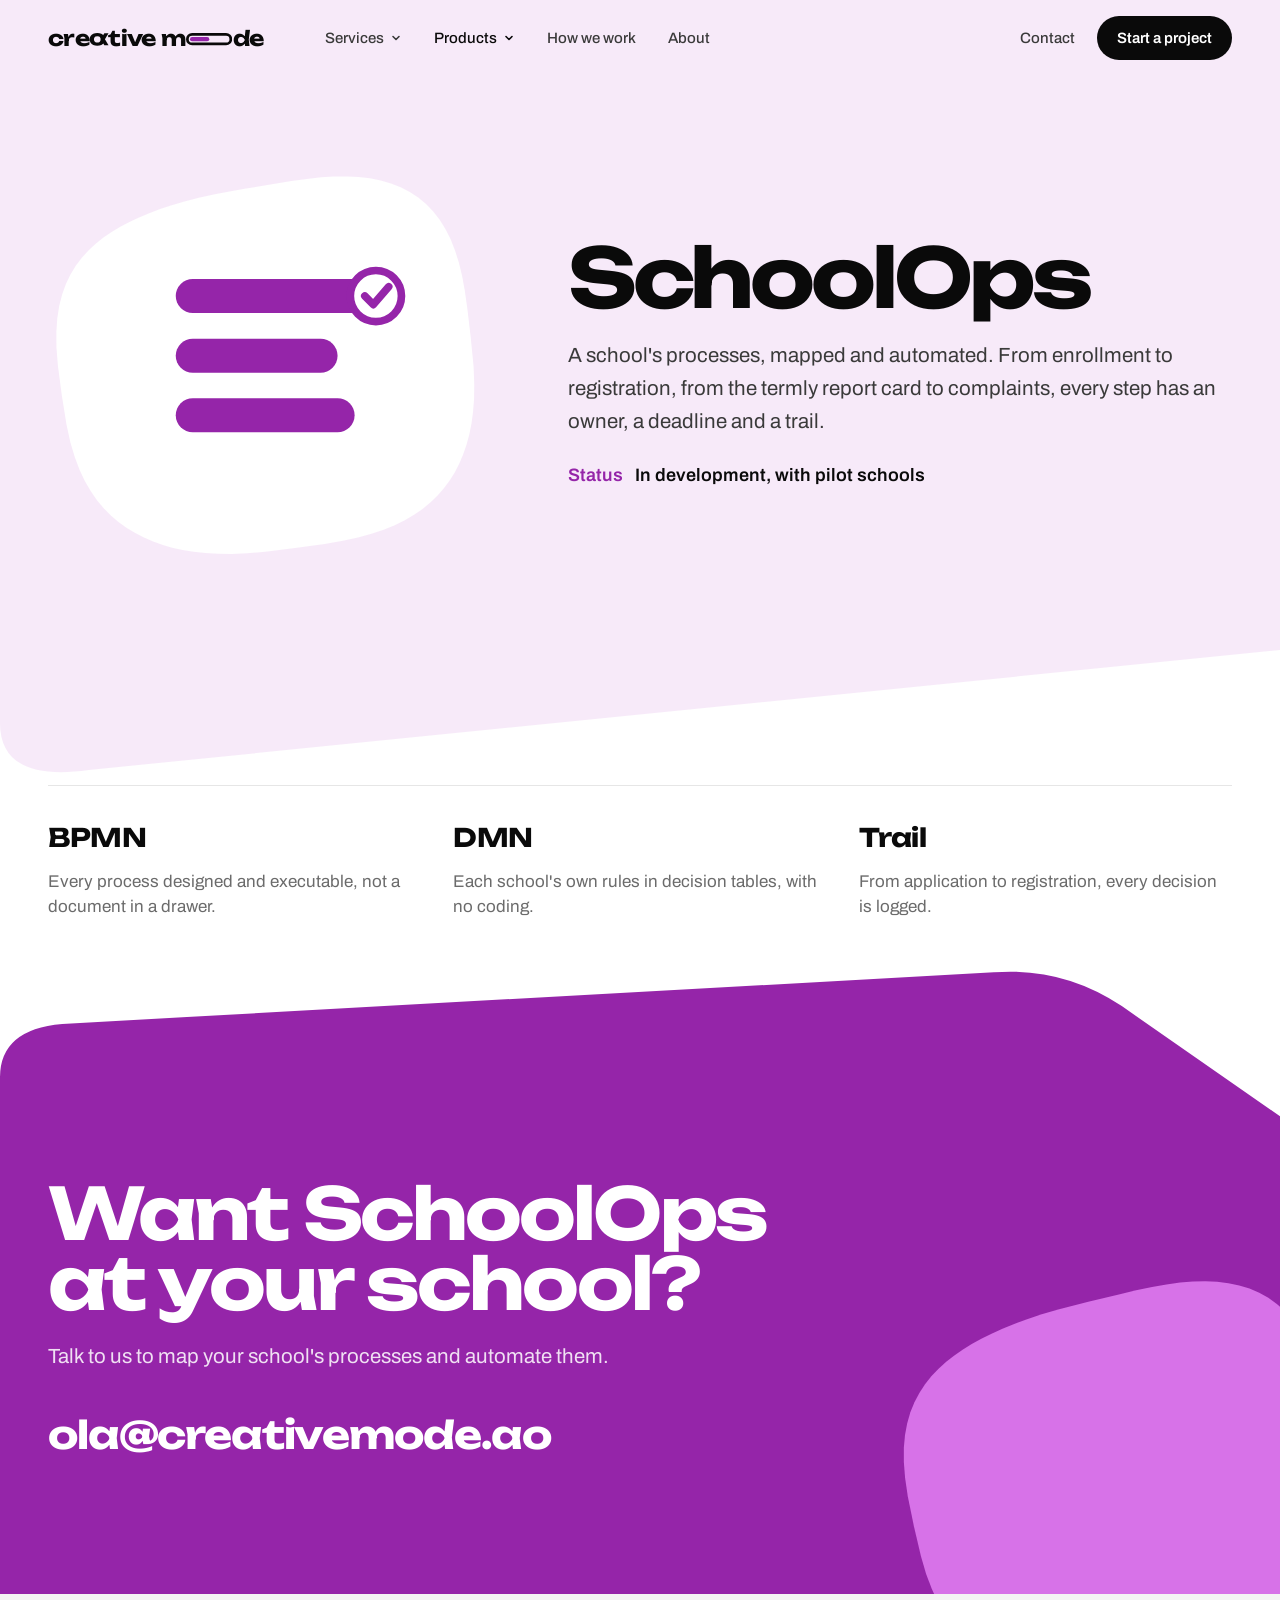
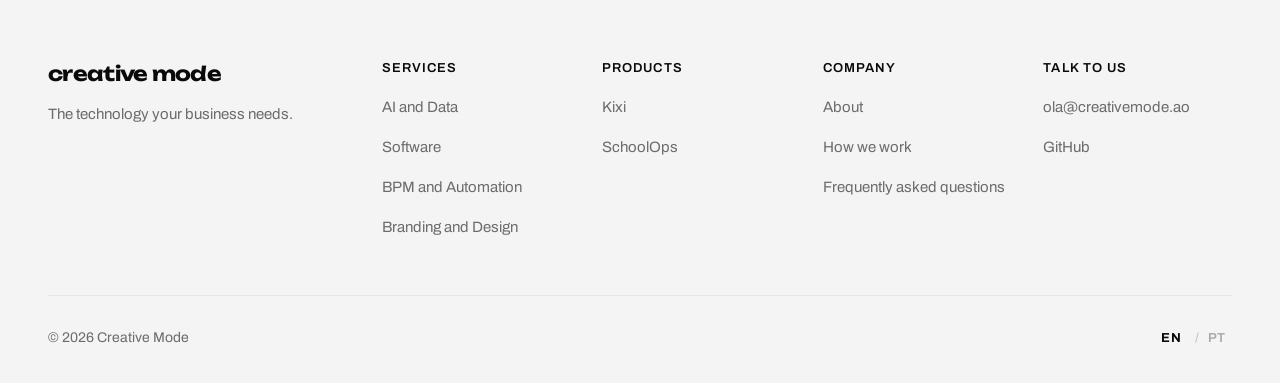
<file: en/schoolops.html>
<!doctype html>
<html lang="en">
<head>
<meta charset="utf-8">
<meta name="viewport" content="width=device-width, initial-scale=1, viewport-fit=cover">
<title>SchoolOps · Creative Mode</title>
<meta name="description" content="SchoolOps: a school's processes, mapped and automated. Enrollment, report cards, registration and complaints, from request to decision.">
<meta name="theme-color" content="#FFFFFF">
<meta property="og:title" content="SchoolOps · Creative Mode">
<meta property="og:description" content="SchoolOps: a school's processes, mapped and automated. Enrollment, report cards, registration and complaints, from request to decision.">
<meta property="og:url" content="https://creativemode.ao/en/schoolops.html">
<link rel="icon" href="../assets/favicon.svg" type="image/svg+xml">
<link rel="preconnect" href="https://fonts.googleapis.com">
<link rel="preconnect" href="https://fonts.gstatic.com" crossorigin>
<link rel="stylesheet" href="https://fonts.googleapis.com/css2?family=Unbounded:wght@400;700&amp;family=Archivo:wght@400;500;600&amp;display=swap">
<link rel="stylesheet" href="../assets/styles.css">
<link rel="alternate" hreflang="pt" href="https://creativemode.ao/schoolops.html">
<link rel="alternate" hreflang="en" href="https://creativemode.ao/en/schoolops.html">
<style>.kx-text h1 { font-size: clamp(40px, 6.4vw, 104px); }</style>
</head>
<body class="hero-light" style="--hero-bg: #F7EAF9">
<a href="#conteudo" class="skip">Skip to content</a>

<header class="top">
  <div class="wrap top-row">
    <a href="./" class="logo" aria-label="Creative Mode, home">
      <span>cre<svg class="alpha" viewBox="0 -588 970 604" aria-hidden="true"><path d="M396 16Q286 16 204.0 -21.5Q122 -59 76.0 -127.5Q30 -196 30 -285Q30 -376 76.0 -444.0Q122 -512 204.0 -550.0Q286 -588 396 -588Q505 -588 587.5 -550.0Q670 -512 716.0 -444.0Q762 -376 762 -285Q762 -196 716.0 -127.5Q670 -59 587.5 -21.5Q505 16 396 16ZM396 -135Q446 -135 481.5 -153.0Q517 -171 536.0 -205.0Q555 -239 555 -285Q555 -333 536.0 -366.5Q517 -400 481.5 -418.0Q446 -436 396 -436Q346 -436 310.0 -418.0Q274 -400 255.0 -366.5Q236 -333 236 -286Q236 -239 255.0 -205.0Q274 -171 310.0 -153.0Q346 -135 396 -135Z"/><path d="M560 -286 L760 -286 L930 -571 L730 -571 Z"/><path d="M560 -286 L760 -286 L930 0 L730 0 Z"/></svg>tive</span>
      <span class="logo-mode">m<svg class="ring" viewBox="0 0 220 58.5" aria-hidden="true"><rect x="6.5" y="6.5" width="207" height="45.5" rx="22.75" fill="none" stroke="currentColor" stroke-width="13"/><rect class="logo-fill" x="19" y="19" width="92" height="20.5" rx="10.25"/></svg>de</span>
    </a>
    <nav id="nav" class="nav" aria-label="Main">
      <ul class="nav-list">
        <li class="has-menu">
          <button type="button" class="nav-item" aria-expanded="false" aria-controls="m-servicos">Services<svg class="chev" viewBox="0 0 12 12" aria-hidden="true"><path d="M3 4.5l3 3 3-3"/></svg></button>
          <div class="menu" id="m-servicos">
            <div class="wrap menu-grid">
              <div class="menu-links">
                <a href="servicos.html#ia"><strong>AI and Data</strong><span>Analytics, models and data-driven decisions.</span></a>
                <a href="servicos.html#software"><strong>Software</strong><span>Applications, integrations and cloud platforms.</span></a>
                <a href="servicos.html#bpm"><strong>BPM and Automation</strong><span>Processes modeled, automated and monitored.</span></a>
                <a href="servicos.html#design"><strong>Branding and Design</strong><span>Identity, product and visual communication.</span></a>
              </div>
              <div class="menu-aside">
                <p>Four areas, one team accountable for the result.</p>
                <a href="servicos.html">See all services</a>
              </div>
            </div>
          </div>
        </li>
        <li class="has-menu">
          <button type="button" class="nav-item" aria-current="page" aria-expanded="false" aria-controls="m-produtos">Products<svg class="chev" viewBox="0 0 12 12" aria-hidden="true"><path d="M3 4.5l3 3 3-3"/></svg></button>
          <div class="menu" id="m-produtos">
            <div class="wrap menu-grid">
              <div class="menu-links">
                <a href="kixi.html"><strong>Kixi</strong><span>Study and exam prep for students, with OCR and an AI tutor. Launching on 15 October.</span></a>
                <a href="schoolops.html"><strong>SchoolOps</strong><span>A school's processes, mapped and automated. In development.</span></a>
              </div>
              <div class="menu-aside">
                <p>Our own products, built with AI and data for real problems.</p>
              </div>
            </div>
          </div>
        </li>
        <li><a class="nav-item" href="sobre.html#metodo">How we work</a></li>
        <li><a class="nav-item" href="sobre.html">About</a></li>
      </ul>
      <div class="nav-mobile-cta"><a class="btn btn-lilac" href="#contacto">Start a project</a></div>
    </nav>
    <div class="top-actions">
      <a href="mailto:ola@creativemode.ao" class="top-link">Contact</a>
      <a href="#contacto" class="nav-cta">Start a project</a>
      <button type="button" class="menu-btn" aria-expanded="false" aria-controls="nav" aria-label="Open menu">
        <svg class="i-open" width="22" height="22" viewBox="0 0 24 24" aria-hidden="true"><path d="M4 7h16M4 12h16M4 17h10"/></svg>
        <svg class="i-close" width="22" height="22" viewBox="0 0 24 24" aria-hidden="true"><path d="M6 6l12 12M18 6L6 18"/></svg>
      </button>
    </div>
  </div>
</header>

<main id="conteudo">

  <section id="topo" class="shape is-tint shape-hero">
    <div class="wrap kx-hero">
    <div class="kx-mark"><svg class="kx-art" viewBox="0 0 520 500" aria-hidden="true"><path d="M496.4 216.8 L499.7 250.6 L500.5 271.1 L500.3 288.4 L499.1 303.8 L497.2 317.8 L494.6 330.8 L491.3 343.0 L487.3 354.4 L482.7 365.1 L477.4 375.3 L471.4 384.8 L464.6 393.9 L457.2 402.4 L448.9 410.4 L439.8 417.9 L429.8 424.8 L418.9 431.1 L407.1 437.0 L394.1 442.3 L379.8 447.1 L364.0 451.4 L346.2 455.3 L324.9 459.0 L290.1 463.9 L255.2 468.2 L233.8 470.0 L215.8 470.8 L199.6 470.7 L184.8 469.8 L171.0 468.3 L158.0 466.2 L145.7 463.4 L134.0 460.0 L122.8 456.0 L112.1 451.3 L101.9 446.0 L92.1 440.0 L82.7 433.2 L73.8 425.6 L65.4 417.1 L57.5 407.6 L50.1 397.0 L43.2 385.2 L37.0 372.0 L31.4 357.0 L26.3 339.8 L21.7 318.9 L16.2 284.3 L11.6 249.4 L9.9 228.0 L9.8 210.0 L10.9 193.9 L13.2 179.4 L16.6 166.1 L21.0 153.9 L26.4 142.7 L32.6 132.5 L39.7 123.1 L47.5 114.5 L56.0 106.6 L65.1 99.3 L74.7 92.7 L84.9 86.5 L95.6 80.9 L106.9 75.6 L118.9 70.6 L131.6 65.8 L145.3 61.3 L160.2 56.9 L177.1 52.6 L197.3 48.1 L230.8 42.1 L264.7 36.4 L285.8 32.9 L304.0 30.4 L320.6 28.6 L336.1 27.7 L350.7 27.5 L364.7 28.1 L378.0 29.7 L390.7 32.2 L402.7 35.7 L414.1 40.2 L424.8 45.7 L434.7 52.3 L443.9 59.9 L452.3 68.6 L459.9 78.4 L466.6 89.2 L472.6 101.1 L477.8 114.1 L482.3 128.4 L486.2 144.1 L489.4 161.8 L492.4 182.8Z" fill="#FFFFFF"/><g><rect x="150" y="148" width="235" height="40" rx="20" fill="#9525A9"/><rect x="150" y="218" width="190" height="40" rx="20" fill="#9525A9"/><rect x="150" y="288" width="210" height="40" rx="20" fill="#9525A9"/><circle cx="385" cy="168" r="30" fill="#FFFFFF" stroke="#9525A9" stroke-width="9"/><path d="M372 168 L382 178 L400 157" fill="none" stroke="#9525A9" stroke-width="9" stroke-linecap="round" stroke-linejoin="round"/></g></svg></div>
    <div class="kx-text">
      <h1>SchoolOps</h1>
      <p class="lead">A school's processes, mapped and automated. From enrollment to registration, from the termly report card to complaints, every step has an owner, a deadline and a trail.</p>
      <p class="launch"><span>Status</span> In development, with pilot schools</p>
    </div>
    </div>
    <svg class="edge edge-bottom" viewBox="0 0 1440 180" preserveAspectRatio="none" aria-hidden="true"><path d="M0 180V118C0 164 36 180 100 171L1440 36V180Z" fill="#FFFFFF"/></svg>
  </section>

  <section class="kx-facts wrap">
    <dl class="facts reveal">
      <div><dt>BPMN</dt><dd>Every process designed and executable, not a document in a drawer.</dd></div>
      <div><dt>DMN</dt><dd>Each school's own rules in decision tables, with no coding.</dd></div>
      <div><dt>Trail</dt><dd>From application to registration, every decision is logged.</dd></div>
    </dl>
  </section>

  <section id="contacto" class="shape is-purple cta-shape">
    <svg class="edge edge-top" viewBox="0 0 1440 180" preserveAspectRatio="none" aria-hidden="true"><path d="M0 0H1440V168L1262 44Q1196 0 1118 6L70 64Q0 70 0 124Z" fill="#FFFFFF"/></svg>
    <svg class="blob blob-cta blob-seixo" viewBox="0 0 600 560" aria-hidden="true"><path d="M568.3 223.0 L574.7 261.0 L577.2 284.3 L578.3 303.9 L578.1 321.4 L577.0 337.5 L575.0 352.4 L572.2 366.5 L568.6 379.7 L564.1 392.3 L558.8 404.2 L552.6 415.6 L545.6 426.4 L537.7 436.7 L528.9 446.4 L519.0 455.6 L508.1 464.3 L496.2 472.4 L483.0 480.0 L468.5 487.1 L452.6 493.6 L434.8 499.8 L414.7 505.7 L390.6 511.6 L351.0 520.1 L311.4 527.9 L287.1 531.6 L266.5 534.0 L247.9 535.2 L230.9 535.4 L214.9 534.9 L199.9 533.5 L185.6 531.3 L171.9 528.4 L158.8 524.8 L146.2 520.4 L134.0 515.2 L122.4 509.2 L111.1 502.3 L100.3 494.4 L90.0 485.4 L80.2 475.3 L70.9 463.9 L62.1 451.1 L54.0 436.6 L46.4 420.1 L39.2 400.9 L32.4 377.7 L23.3 338.8 L15.3 299.7 L11.8 275.6 L10.2 255.1 L10.2 236.8 L11.7 220.2 L14.6 204.8 L18.7 190.6 L24.0 177.5 L30.4 165.4 L37.8 154.1 L46.0 143.7 L55.1 134.0 L65.0 125.1 L75.5 116.8 L86.7 109.0 L98.6 101.7 L111.1 94.7 L124.4 88.1 L138.6 81.7 L153.9 75.4 L170.7 69.2 L189.7 62.9 L212.4 56.2 L250.4 46.6 L288.8 37.4 L312.7 31.7 L333.4 27.4 L352.2 24.0 L369.9 21.6 L386.7 20.2 L402.8 19.8 L418.1 20.5 L432.9 22.3 L446.9 25.3 L460.3 29.4 L473.0 34.8 L484.8 41.5 L495.9 49.4 L506.2 58.6 L515.7 69.0 L524.3 80.7 L532.1 93.7 L539.1 108.1 L545.3 123.9 L550.9 141.4 L556.0 161.2 L561.0 184.7Z" fill="#DF7BEF"/></svg>
    <div class="wrap cta-inner reveal">
      <h2>Want SchoolOps at your school?</h2>
      <p>Talk to us to map your school's processes and automate them.</p>
      <a class="mail" href="mailto:ola@creativemode.ao?subject=SchoolOps">ola@creativemode.ao</a>
    </div>
  </section>

</main>

<footer class="foot">
  <div class="wrap foot-grid">
    <div class="foot-brand">
      <p class="foot-name">creative mode</p>
      <p>The technology your business needs.</p>
    </div>
    <nav aria-label="Services"><h2>Services</h2><a href="servicos.html#ia">AI and Data</a><a href="servicos.html#software">Software</a><a href="servicos.html#bpm">BPM and Automation</a><a href="servicos.html#design">Branding and Design</a></nav>
    <nav aria-label="Products"><h2>Products</h2><a href="kixi.html">Kixi</a><a href="schoolops.html">SchoolOps</a></nav>
    <nav aria-label="Company"><h2>Company</h2><a href="sobre.html">About</a><a href="sobre.html#metodo">How we work</a><a href="./#faq">Frequently asked questions</a></nav>
    <nav aria-label="Contact"><h2>Talk to us</h2><a href="mailto:ola@creativemode.ao">ola@creativemode.ao</a><a href="https://github.com/creative-mode">GitHub</a></nav>
  </div>
  <div class="wrap foot-base"><p>© 2026 Creative Mode</p><span class="lang-toggle"><b aria-current="true">EN</b><a href="../schoolops.html" hreflang="pt" lang="pt" aria-label="Versão em português">PT</a></span></div>
</footer>

<div class="bar">
  <a href="mailto:ola@creativemode.ao" class="btn btn-lilac">Start a project</a>
</div>

<script src="../assets/main.js" defer></script>
</body>
</html>
</file>
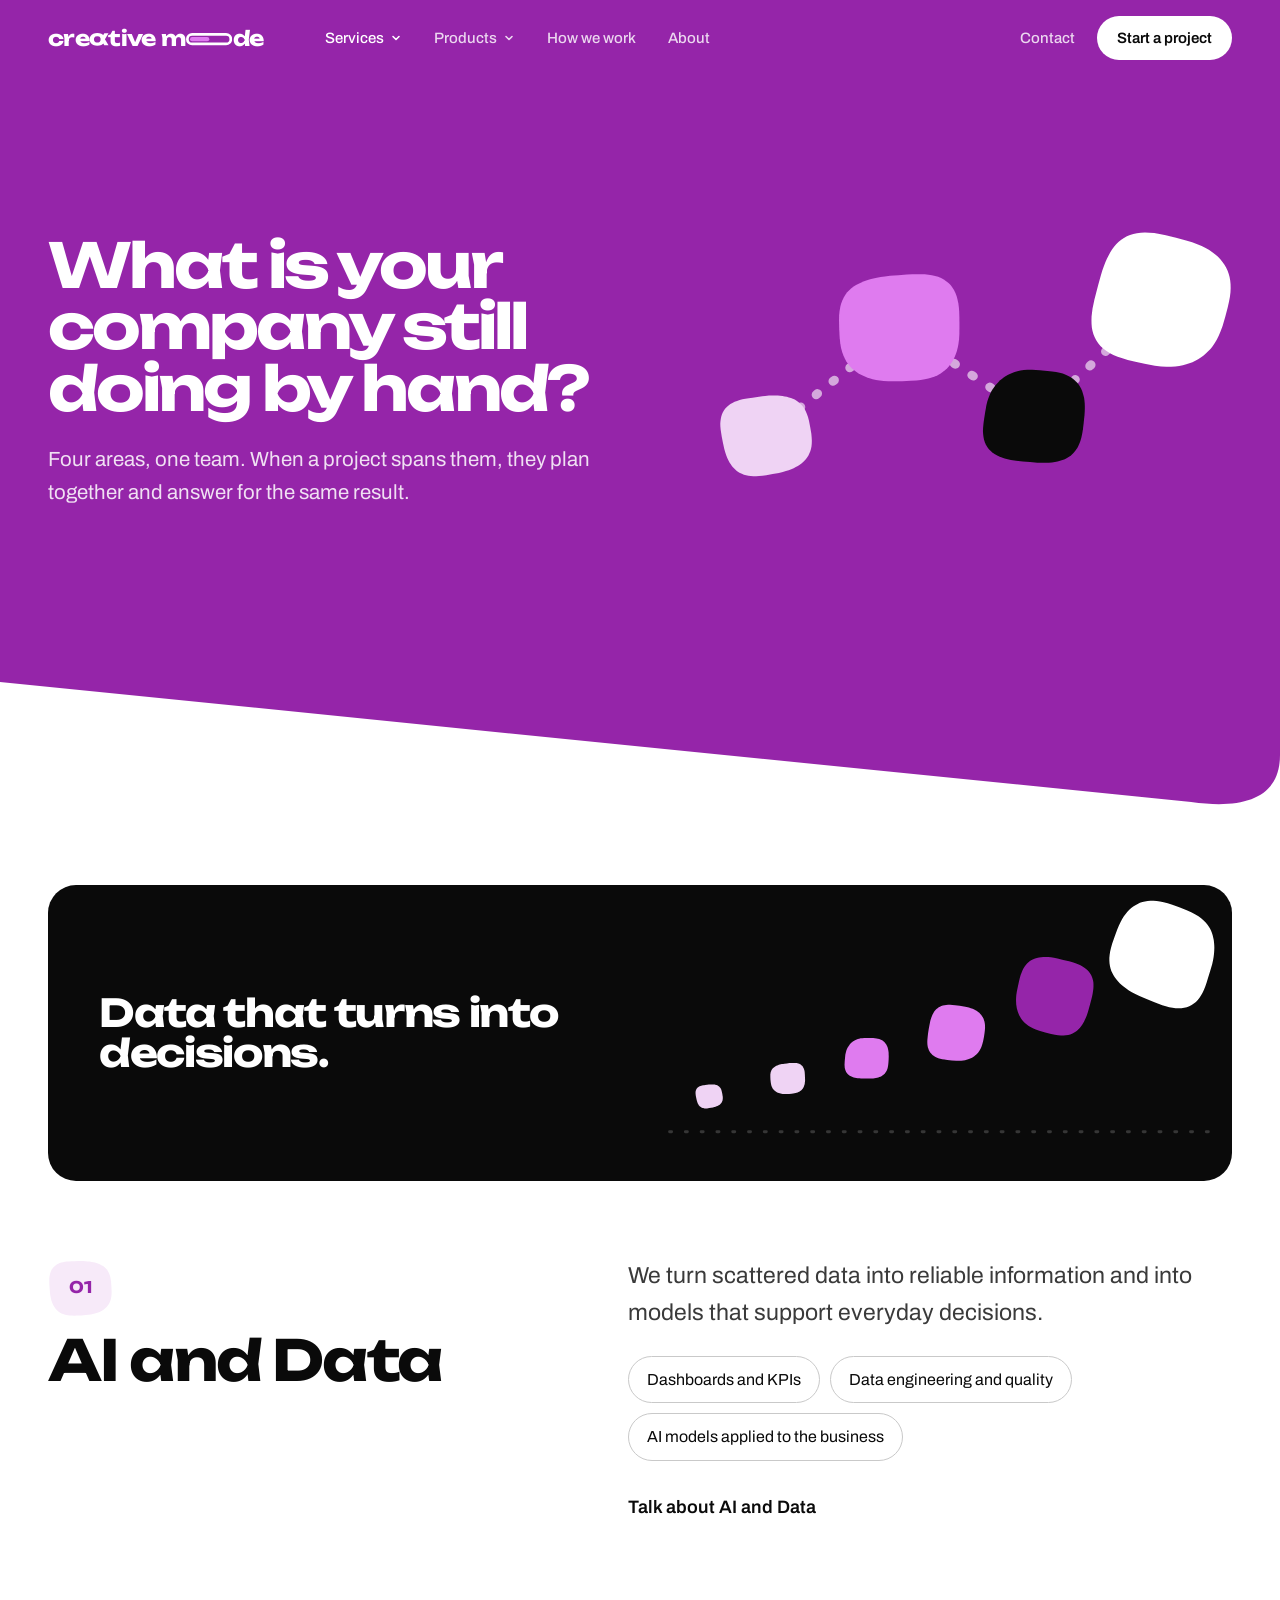
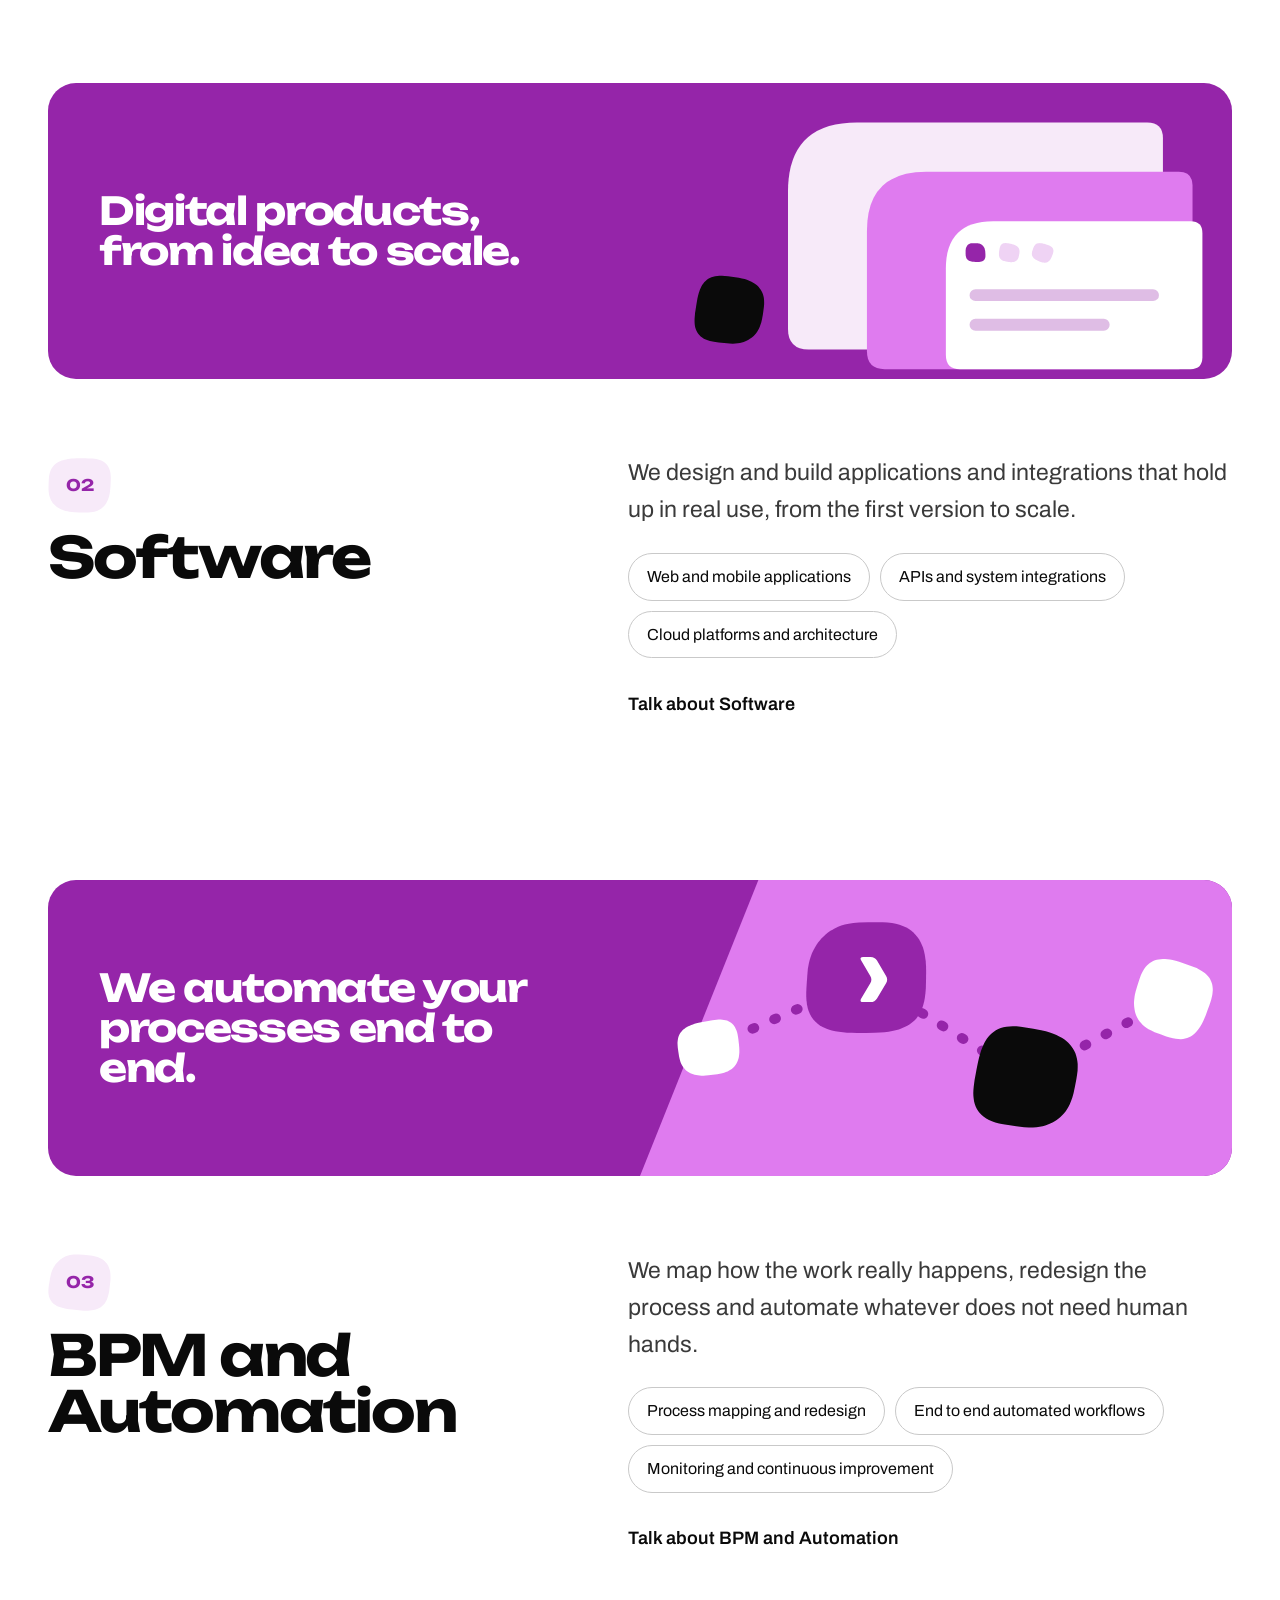
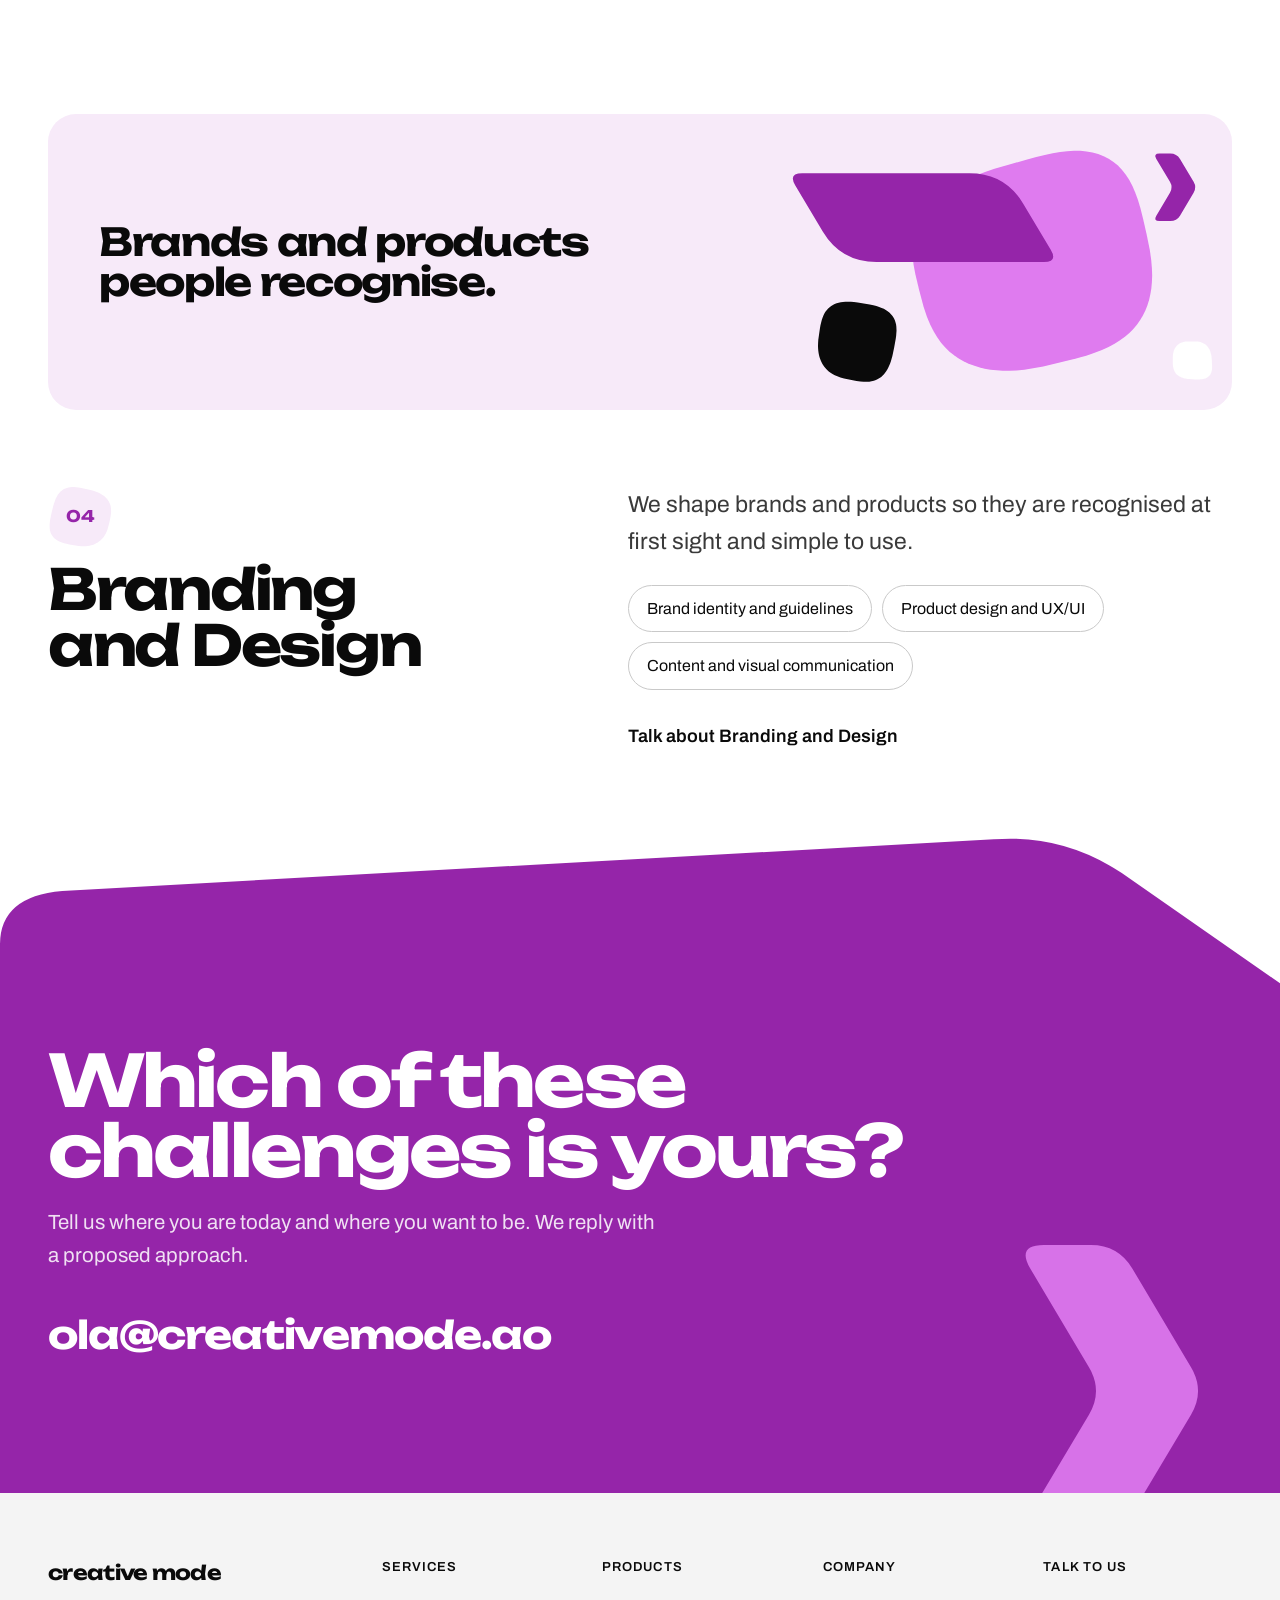
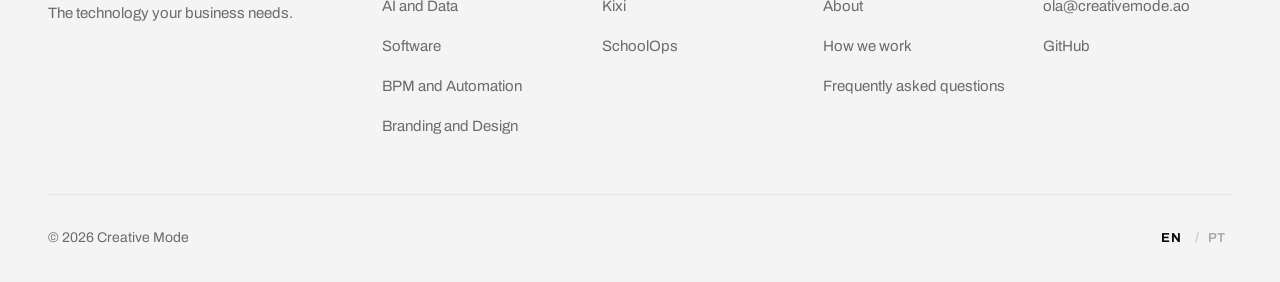
<file: en/servicos.html>
<!doctype html>
<html lang="en">
<head>
<meta charset="utf-8">
<meta name="viewport" content="width=device-width, initial-scale=1, viewport-fit=cover">
<title>Services · Creative Mode</title>
<meta name="description" content="AI and Data, Software, BPM and Automation, Branding and Design: four areas in one team.">
<meta name="theme-color" content="#FFFFFF">
<meta property="og:title" content="Services · Creative Mode">
<meta property="og:description" content="AI and Data, Software, BPM and Automation, Branding and Design: four areas in one team.">
<meta property="og:url" content="https://creativemode.ao/en/servicos.html">
<link rel="icon" href="../assets/favicon.svg" type="image/svg+xml">
<link rel="preconnect" href="https://fonts.googleapis.com">
<link rel="preconnect" href="https://fonts.gstatic.com" crossorigin>
<link rel="stylesheet" href="https://fonts.googleapis.com/css2?family=Unbounded:wght@400;700&amp;family=Archivo:wght@400;500;600&amp;display=swap">
<link rel="stylesheet" href="../assets/styles.css">
<link rel="alternate" hreflang="pt" href="https://creativemode.ao/servicos.html">
<link rel="alternate" hreflang="en" href="https://creativemode.ao/en/servicos.html">
</head>
<body class="hero-dark" style="--hero-bg: #9525A9">
<a href="#conteudo" class="skip">Skip to content</a>

<header class="top">
  <div class="wrap top-row">
    <a href="./" class="logo" aria-label="Creative Mode, home">
      <span>cre<svg class="alpha" viewBox="0 -588 970 604" aria-hidden="true"><path d="M396 16Q286 16 204.0 -21.5Q122 -59 76.0 -127.5Q30 -196 30 -285Q30 -376 76.0 -444.0Q122 -512 204.0 -550.0Q286 -588 396 -588Q505 -588 587.5 -550.0Q670 -512 716.0 -444.0Q762 -376 762 -285Q762 -196 716.0 -127.5Q670 -59 587.5 -21.5Q505 16 396 16ZM396 -135Q446 -135 481.5 -153.0Q517 -171 536.0 -205.0Q555 -239 555 -285Q555 -333 536.0 -366.5Q517 -400 481.5 -418.0Q446 -436 396 -436Q346 -436 310.0 -418.0Q274 -400 255.0 -366.5Q236 -333 236 -286Q236 -239 255.0 -205.0Q274 -171 310.0 -153.0Q346 -135 396 -135Z"/><path d="M560 -286 L760 -286 L930 -571 L730 -571 Z"/><path d="M560 -286 L760 -286 L930 0 L730 0 Z"/></svg>tive</span>
      <span class="logo-mode">m<svg class="ring" viewBox="0 0 220 58.5" aria-hidden="true"><rect x="6.5" y="6.5" width="207" height="45.5" rx="22.75" fill="none" stroke="currentColor" stroke-width="13"/><rect class="logo-fill" x="19" y="19" width="92" height="20.5" rx="10.25"/></svg>de</span>
    </a>
    <nav id="nav" class="nav" aria-label="Main">
      <ul class="nav-list">
        <li class="has-menu">
          <button type="button" class="nav-item" aria-current="page" aria-expanded="false" aria-controls="m-servicos">Services<svg class="chev" viewBox="0 0 12 12" aria-hidden="true"><path d="M3 4.5l3 3 3-3"/></svg></button>
          <div class="menu" id="m-servicos">
            <div class="wrap menu-grid">
              <div class="menu-links">
                <a href="servicos.html#ia"><strong>AI and Data</strong><span>Analytics, models and data driven decisions.</span></a>
                <a href="servicos.html#software"><strong>Software</strong><span>Applications, integrations and cloud platforms.</span></a>
                <a href="servicos.html#bpm"><strong>BPM and Automation</strong><span>Processes modelled, automated and monitored.</span></a>
                <a href="servicos.html#design"><strong>Branding and Design</strong><span>Identity, product and visual communication.</span></a>
              </div>
              <div class="menu-aside">
                <p>Four areas, one team accountable for the result.</p>
                <a href="servicos.html">See all services</a>
              </div>
            </div>
          </div>
        </li>
        <li class="has-menu">
          <button type="button" class="nav-item" aria-expanded="false" aria-controls="m-produtos">Products<svg class="chev" viewBox="0 0 12 12" aria-hidden="true"><path d="M3 4.5l3 3 3-3"/></svg></button>
          <div class="menu" id="m-produtos">
            <div class="wrap menu-grid">
              <div class="menu-links">
                <a href="kixi.html"><strong>Kixi</strong><span>Study and exam prep for students, with OCR and an AI tutor. Launching on 15 October.</span></a>
                <a href="schoolops.html"><strong>SchoolOps</strong><span>A school's processes, mapped and automated. In development.</span></a>
              </div>
              <div class="menu-aside">
                <p>Our own products, built with AI and data for real problems.</p>
              </div>
            </div>
          </div>
        </li>
        <li><a class="nav-item" href="sobre.html#metodo">How we work</a></li>
        <li><a class="nav-item" href="sobre.html">About</a></li>
      </ul>
      <div class="nav-mobile-cta"><a class="btn btn-lilac" href="#contacto">Start a project</a></div>
    </nav>
    <div class="top-actions">
      <a href="mailto:ola@creativemode.ao" class="top-link">Contact</a>
      <a href="#contacto" class="nav-cta">Start a project</a>
      <button type="button" class="menu-btn" aria-expanded="false" aria-controls="nav" aria-label="Open menu">
        <svg class="i-open" width="22" height="22" viewBox="0 0 24 24" aria-hidden="true"><path d="M4 7h16M4 12h16M4 17h10"/></svg>
        <svg class="i-close" width="22" height="22" viewBox="0 0 24 24" aria-hidden="true"><path d="M6 6l12 12M18 6L6 18"/></svg>
      </button>
    </div>
  </div>
</header>

<main id="conteudo">

  <section id="topo" class="shape is-purple shape-hero">
    <div class="wrap page-hero hero-split">
      <div class="hero-copy">
        <h1>What is your company still doing by hand?</h1>
        <p class="lead">Four areas, one team. When a project spans them, they plan together and answer for the same result.</p>
      </div>
      <svg class="hero-cover" viewBox="0 0 600 460" aria-hidden="true"><path d="M80 300 L230 180 L380 280 L520 150" stroke="#FFFFFF" stroke-opacity=".6" stroke-width="10" stroke-linecap="round" stroke-dasharray="2 22" fill="none"/><path d="M129.6 291.3 L130.8 298.4 L131.2 302.7 L131.4 306.5 L131.3 309.8 L131.0 312.8 L130.4 315.5 L129.7 318.1 L128.7 320.4 L127.6 322.7 L126.3 324.7 L124.9 326.6 L123.4 328.4 L121.7 330.1 L119.8 331.6 L117.9 333.1 L115.8 334.5 L113.5 335.7 L111.1 337.0 L108.5 338.1 L105.6 339.2 L102.5 340.2 L99.0 341.2 L94.7 342.2 L87.7 343.5 L80.6 344.8 L76.3 345.4 L72.5 345.8 L69.2 346.0 L66.1 345.9 L63.3 345.8 L60.6 345.4 L58.1 344.9 L55.7 344.2 L53.4 343.3 L51.3 342.3 L49.3 341.1 L47.4 339.7 L45.7 338.2 L44.0 336.6 L42.4 334.7 L41.0 332.7 L39.6 330.6 L38.3 328.2 L37.1 325.5 L35.9 322.6 L34.8 319.2 L33.7 315.2 L32.2 308.4 L30.9 301.6 L30.2 297.3 L29.7 293.7 L29.4 290.4 L29.3 287.3 L29.5 284.5 L29.9 281.8 L30.4 279.2 L31.2 276.8 L32.2 274.5 L33.5 272.4 L34.9 270.5 L36.6 268.7 L38.5 267.0 L40.6 265.5 L42.8 264.2 L45.3 263.0 L48.0 262.0 L50.9 261.0 L54.0 260.2 L57.3 259.5 L61.1 258.9 L65.4 258.3 L72.5 257.3 L79.4 256.4 L83.6 256.0 L87.2 255.9 L90.4 255.9 L93.3 256.0 L96.0 256.2 L98.6 256.5 L101.1 256.9 L103.5 257.4 L105.8 258.0 L108.1 258.7 L110.2 259.5 L112.3 260.5 L114.4 261.7 L116.3 263.1 L118.2 264.7 L120.0 266.4 L121.6 268.5 L123.2 270.8 L124.6 273.5 L125.9 276.5 L127.1 279.9 L128.2 284.2Z" fill="#EFD3F4"/><path d="M296.0 177.7 L295.9 187.1 L295.6 192.8 L295.0 197.6 L294.2 201.8 L293.3 205.6 L292.2 209.1 L290.9 212.4 L289.5 215.4 L287.9 218.3 L286.2 220.9 L284.3 223.4 L282.1 225.7 L279.8 227.8 L277.3 229.8 L274.6 231.6 L271.7 233.2 L268.5 234.7 L265.1 235.9 L261.3 237.0 L257.3 237.9 L252.8 238.6 L247.8 239.2 L241.8 239.6 L232.1 240.0 L222.4 240.1 L216.5 240.0 L211.5 239.7 L207.0 239.2 L203.0 238.5 L199.2 237.7 L195.7 236.7 L192.4 235.6 L189.3 234.3 L186.3 232.9 L183.5 231.3 L180.8 229.5 L178.3 227.6 L175.9 225.5 L173.7 223.1 L171.6 220.5 L169.7 217.7 L168.0 214.5 L166.5 211.0 L165.1 207.2 L164.0 202.9 L163.1 198.0 L162.5 192.1 L161.9 182.4 L161.7 172.6 L161.8 166.7 L162.3 161.7 L163.1 157.3 L164.1 153.3 L165.5 149.8 L167.0 146.5 L168.8 143.6 L170.8 140.9 L173.1 138.5 L175.5 136.4 L178.0 134.5 L180.7 132.7 L183.6 131.2 L186.6 129.8 L189.7 128.5 L192.9 127.4 L196.4 126.3 L200.0 125.4 L203.9 124.5 L208.1 123.8 L212.9 123.1 L218.6 122.4 L228.0 121.7 L237.5 121.1 L243.4 120.8 L248.4 120.6 L253.1 120.6 L257.3 120.8 L261.4 121.2 L265.2 121.8 L268.8 122.6 L272.2 123.6 L275.5 125.0 L278.5 126.5 L281.2 128.4 L283.8 130.5 L286.1 132.8 L288.1 135.5 L289.9 138.4 L291.5 141.6 L292.8 145.0 L293.8 148.8 L294.7 152.9 L295.3 157.3 L295.7 162.3 L295.9 168.2Z" fill="#DF7BEF"/><path d="M434.6 285.7 L433.7 293.6 L432.9 298.3 L432.1 302.3 L431.1 305.8 L430.0 308.9 L428.8 311.8 L427.4 314.4 L425.8 316.8 L424.1 319.0 L422.3 320.9 L420.3 322.7 L418.2 324.3 L415.9 325.7 L413.5 326.9 L410.9 327.9 L408.2 328.8 L405.4 329.5 L402.4 330.1 L399.2 330.5 L395.7 330.8 L392.0 330.9 L387.8 330.9 L382.9 330.8 L374.7 330.1 L366.6 329.4 L361.5 328.9 L357.2 328.3 L353.3 327.7 L349.8 326.9 L346.4 326.1 L343.3 325.1 L340.4 323.9 L337.6 322.6 L335.1 321.1 L332.7 319.4 L330.6 317.6 L328.6 315.5 L327.0 313.2 L325.5 310.8 L324.3 308.1 L323.4 305.2 L322.8 302.1 L322.4 298.8 L322.2 295.2 L322.4 291.4 L322.8 287.1 L323.5 282.1 L324.7 274.2 L326.1 266.4 L327.3 261.8 L328.6 258.0 L329.9 254.7 L331.3 251.8 L332.8 249.2 L334.4 246.9 L336.0 244.7 L337.7 242.7 L339.5 240.8 L341.3 239.0 L343.2 237.4 L345.3 235.8 L347.4 234.4 L349.7 233.0 L352.1 231.8 L354.7 230.7 L357.5 229.7 L360.6 228.8 L363.9 228.1 L367.7 227.6 L371.9 227.3 L377.0 227.3 L385.5 227.8 L394.0 228.5 L399.3 229.1 L403.7 229.7 L407.7 230.6 L411.2 231.5 L414.5 232.7 L417.4 234.1 L420.1 235.6 L422.5 237.2 L424.7 239.1 L426.7 241.0 L428.5 243.2 L430.0 245.4 L431.4 247.8 L432.6 250.3 L433.5 253.0 L434.3 255.8 L435.0 258.8 L435.4 261.9 L435.7 265.3 L435.8 269.0 L435.7 273.1 L435.4 277.9Z" fill="#0A0A0A"/><path d="M592.4 168.0 L589.4 178.3 L587.2 184.4 L585.1 189.4 L582.9 193.7 L580.7 197.5 L578.3 200.9 L575.9 204.0 L573.3 206.7 L570.7 209.2 L567.9 211.5 L565.1 213.6 L562.1 215.4 L559.0 217.1 L555.8 218.7 L552.4 220.0 L548.9 221.2 L545.1 222.2 L541.0 223.0 L536.7 223.5 L532.0 223.9 L526.8 223.9 L520.9 223.5 L513.9 222.7 L502.4 220.4 L490.9 217.9 L483.7 216.2 L477.7 214.5 L472.4 212.7 L467.6 210.7 L463.4 208.5 L459.6 206.1 L456.2 203.4 L453.2 200.6 L450.7 197.6 L448.5 194.4 L446.8 191.0 L445.4 187.5 L444.3 183.8 L443.6 180.0 L443.3 176.1 L443.2 172.0 L443.3 167.8 L443.8 163.5 L444.4 159.0 L445.4 154.1 L446.5 148.8 L448.1 142.7 L450.7 132.7 L453.4 122.9 L455.2 116.9 L457.0 111.9 L458.7 107.4 L460.4 103.4 L462.3 99.7 L464.2 96.2 L466.3 92.9 L468.6 89.9 L471.0 87.1 L473.6 84.6 L476.4 82.3 L479.4 80.2 L482.7 78.4 L486.2 77.0 L489.9 75.8 L493.9 74.9 L498.2 74.3 L502.8 74.1 L507.7 74.3 L513.1 74.8 L519.1 75.7 L526.1 77.2 L537.5 80.0 L548.7 83.0 L555.5 85.1 L561.2 87.2 L566.1 89.3 L570.5 91.5 L574.5 93.8 L578.0 96.2 L581.3 98.7 L584.3 101.3 L586.9 104.1 L589.3 107.0 L591.5 110.0 L593.3 113.2 L594.9 116.6 L596.2 120.1 L597.2 123.8 L597.9 127.7 L598.3 131.8 L598.4 136.1 L598.2 140.7 L597.6 145.7 L596.6 151.2 L595.1 157.7Z" fill="#FFFFFF"/></svg>
    </div>
    <svg class="edge edge-bottom" viewBox="0 0 1440 180" preserveAspectRatio="none" aria-hidden="true"><path d="M1440 180V118C1440 164 1404 180 1340 171L0 36V180Z" fill="#FFFFFF"/></svg>
  </section>

  <section id="ia" class="area wrap">
    <div class="cover is-ink reveal"><p class="cover-t">Data that turns into decisions.</p><svg class="cover-art" viewBox="0 0 600 300" aria-hidden="true"><path d="M30 250 H580" stroke="#FFFFFF" stroke-opacity=".18" stroke-width="3" stroke-dasharray="2 14" stroke-linecap="round"/><path d="M83.4 211.6 L83.7 213.6 L83.9 214.7 L83.9 215.7 L83.9 216.6 L83.8 217.5 L83.7 218.2 L83.5 218.9 L83.2 219.5 L82.9 220.1 L82.6 220.7 L82.2 221.2 L81.7 221.7 L81.3 222.1 L80.8 222.6 L80.3 223.0 L79.7 223.3 L79.1 223.7 L78.4 224.0 L77.7 224.3 L76.9 224.6 L76.1 224.9 L75.1 225.1 L74.0 225.4 L72.1 225.8 L70.2 226.1 L69.0 226.3 L68.0 226.4 L67.1 226.4 L66.2 226.4 L65.5 226.4 L64.7 226.3 L64.1 226.1 L63.4 226.0 L62.8 225.7 L62.2 225.4 L61.7 225.1 L61.2 224.8 L60.7 224.4 L60.3 223.9 L59.8 223.4 L59.4 222.9 L59.1 222.3 L58.7 221.6 L58.4 220.9 L58.1 220.1 L57.8 219.2 L57.5 218.1 L57.1 216.3 L56.7 214.4 L56.5 213.3 L56.4 212.3 L56.3 211.4 L56.3 210.6 L56.3 209.8 L56.4 209.1 L56.6 208.4 L56.8 207.7 L57.1 207.1 L57.4 206.5 L57.8 206.0 L58.2 205.5 L58.8 205.1 L59.3 204.7 L59.9 204.3 L60.6 204.0 L61.3 203.7 L62.1 203.5 L62.9 203.2 L63.9 203.0 L64.9 202.9 L66.1 202.7 L68.0 202.4 L69.8 202.2 L71.0 202.1 L71.9 202.1 L72.8 202.1 L73.6 202.1 L74.3 202.1 L75.0 202.2 L75.7 202.3 L76.4 202.5 L77.0 202.6 L77.6 202.8 L78.2 203.0 L78.8 203.3 L79.3 203.6 L79.8 204.0 L80.4 204.4 L80.8 204.9 L81.3 205.5 L81.7 206.1 L82.1 206.8 L82.4 207.6 L82.7 208.6 L83.0 209.7Z" fill="#EFD3F4"/><path d="M167.2 194.8 L167.3 197.3 L167.3 198.8 L167.1 200.0 L167.0 201.1 L166.8 202.1 L166.5 203.0 L166.2 203.9 L165.9 204.7 L165.5 205.5 L165.1 206.2 L164.6 206.8 L164.0 207.5 L163.5 208.0 L162.8 208.6 L162.1 209.1 L161.4 209.5 L160.6 209.9 L159.7 210.3 L158.7 210.6 L157.7 210.9 L156.5 211.1 L155.2 211.3 L153.6 211.5 L151.1 211.7 L148.6 211.8 L147.0 211.8 L145.7 211.8 L144.5 211.7 L143.5 211.5 L142.5 211.4 L141.6 211.1 L140.7 210.9 L139.8 210.6 L139.1 210.2 L138.3 209.8 L137.6 209.4 L136.9 208.9 L136.3 208.4 L135.7 207.8 L135.1 207.1 L134.6 206.4 L134.1 205.6 L133.7 204.7 L133.3 203.7 L133.0 202.6 L132.7 201.3 L132.5 199.8 L132.2 197.2 L132.1 194.7 L132.1 193.1 L132.1 191.8 L132.3 190.7 L132.5 189.6 L132.9 188.7 L133.2 187.8 L133.7 187.0 L134.2 186.3 L134.7 185.7 L135.3 185.1 L136.0 184.6 L136.7 184.1 L137.4 183.7 L138.2 183.3 L139.0 182.9 L139.8 182.6 L140.7 182.3 L141.7 182.0 L142.7 181.7 L143.8 181.5 L145.0 181.3 L146.5 181.1 L148.9 180.8 L151.4 180.5 L153.0 180.4 L154.3 180.3 L155.5 180.3 L156.6 180.3 L157.7 180.3 L158.7 180.5 L159.6 180.6 L160.5 180.9 L161.4 181.2 L162.2 181.6 L162.9 182.0 L163.6 182.6 L164.2 183.2 L164.8 183.8 L165.3 184.6 L165.7 185.4 L166.1 186.3 L166.4 187.3 L166.7 188.3 L166.9 189.5 L167.0 190.8 L167.1 192.3Z" fill="#EFD3F4"/><path d="M252.0 176.8 L251.8 179.9 L251.6 181.8 L251.4 183.4 L251.1 184.9 L250.8 186.2 L250.4 187.3 L249.9 188.4 L249.3 189.4 L248.7 190.3 L248.0 191.2 L247.3 191.9 L246.5 192.6 L245.6 193.2 L244.7 193.8 L243.7 194.3 L242.6 194.7 L241.5 195.0 L240.3 195.4 L239.1 195.6 L237.7 195.8 L236.2 196.0 L234.5 196.1 L232.6 196.2 L229.3 196.1 L226.0 196.1 L224.0 196.0 L222.3 195.9 L220.7 195.8 L219.2 195.6 L217.9 195.3 L216.6 195.0 L215.4 194.6 L214.3 194.2 L213.2 193.7 L212.2 193.1 L211.3 192.4 L210.5 191.6 L209.8 190.7 L209.1 189.8 L208.6 188.8 L208.1 187.6 L207.8 186.4 L207.5 185.1 L207.4 183.7 L207.3 182.1 L207.4 180.4 L207.5 178.4 L207.8 175.2 L208.1 172.1 L208.5 170.2 L208.9 168.7 L209.3 167.3 L209.8 166.1 L210.3 165.0 L210.9 164.1 L211.5 163.1 L212.1 162.3 L212.7 161.5 L213.4 160.7 L214.1 160.0 L214.9 159.3 L215.7 158.7 L216.6 158.1 L217.5 157.5 L218.5 157.0 L219.6 156.5 L220.8 156.1 L222.1 155.8 L223.6 155.4 L225.3 155.2 L227.3 155.1 L230.7 155.0 L234.2 155.1 L236.3 155.1 L238.1 155.3 L239.7 155.5 L241.1 155.8 L242.4 156.2 L243.6 156.6 L244.8 157.2 L245.8 157.7 L246.7 158.4 L247.6 159.2 L248.3 159.9 L249.0 160.8 L249.6 161.7 L250.1 162.7 L250.6 163.7 L251.0 164.8 L251.3 166.0 L251.6 167.2 L251.8 168.6 L252.0 170.1 L252.0 171.7 L252.1 173.6Z" fill="#DF7BEF"/><path d="M348.6 154.0 L347.8 158.1 L347.2 160.5 L346.6 162.5 L346.0 164.3 L345.3 165.8 L344.5 167.2 L343.7 168.5 L342.8 169.7 L341.9 170.7 L340.9 171.7 L339.9 172.6 L338.8 173.5 L337.7 174.2 L336.5 175.0 L335.3 175.6 L334.0 176.2 L332.6 176.7 L331.0 177.2 L329.4 177.6 L327.6 177.9 L325.6 178.1 L323.3 178.2 L320.6 178.2 L316.1 177.8 L311.5 177.3 L308.7 176.9 L306.3 176.5 L304.2 176.0 L302.3 175.5 L300.6 174.8 L299.0 174.0 L297.6 173.1 L296.4 172.2 L295.3 171.1 L294.3 169.9 L293.5 168.7 L292.8 167.4 L292.3 166.0 L291.8 164.6 L291.5 163.1 L291.3 161.6 L291.2 160.0 L291.2 158.3 L291.3 156.5 L291.5 154.6 L291.7 152.5 L292.0 150.1 L292.6 146.2 L293.3 142.3 L293.8 139.9 L294.2 137.9 L294.7 136.1 L295.2 134.5 L295.8 133.0 L296.4 131.6 L297.1 130.2 L297.8 129.0 L298.6 127.8 L299.5 126.7 L300.5 125.7 L301.6 124.8 L302.8 124.0 L304.0 123.3 L305.4 122.7 L306.9 122.2 L308.6 121.8 L310.3 121.5 L312.2 121.4 L314.3 121.4 L316.6 121.5 L319.4 121.8 L323.9 122.4 L328.3 123.1 L331.0 123.6 L333.3 124.2 L335.3 124.8 L337.1 125.5 L338.7 126.2 L340.1 127.0 L341.5 127.8 L342.7 128.7 L343.9 129.6 L344.9 130.7 L345.9 131.7 L346.7 132.9 L347.4 134.1 L348.1 135.4 L348.6 136.8 L349.1 138.3 L349.4 139.8 L349.6 141.5 L349.7 143.3 L349.7 145.2 L349.5 147.4 L349.2 149.9Z" fill="#DF7BEF"/><path d="M456.1 121.0 L454.7 126.2 L453.8 129.3 L452.9 131.9 L452.0 134.2 L451.0 136.3 L450.1 138.3 L449.1 140.1 L448.0 141.8 L446.9 143.4 L445.7 144.9 L444.4 146.3 L442.9 147.6 L441.4 148.8 L439.7 149.8 L437.9 150.7 L436.0 151.5 L433.9 152.0 L431.6 152.4 L429.2 152.6 L426.6 152.5 L423.7 152.3 L420.5 151.8 L416.7 151.0 L410.7 149.4 L404.7 147.7 L401.1 146.4 L398.2 145.2 L395.8 143.9 L393.6 142.6 L391.7 141.2 L390.1 139.8 L388.6 138.3 L387.3 136.8 L386.2 135.2 L385.2 133.6 L384.3 132.0 L383.6 130.3 L382.9 128.5 L382.4 126.8 L381.9 124.9 L381.6 123.0 L381.3 121.0 L381.2 118.9 L381.1 116.6 L381.2 114.1 L381.4 111.4 L381.9 108.1 L383.0 102.8 L384.2 97.4 L385.0 94.1 L385.8 91.3 L386.7 88.9 L387.6 86.6 L388.6 84.6 L389.7 82.8 L391.0 81.1 L392.3 79.6 L393.7 78.3 L395.2 77.1 L396.9 76.1 L398.6 75.2 L400.4 74.4 L402.3 73.9 L404.4 73.4 L406.5 73.1 L408.7 72.9 L411.1 72.9 L413.7 73.0 L416.4 73.3 L419.5 73.8 L423.1 74.5 L429.0 75.9 L434.9 77.3 L438.4 78.4 L441.4 79.4 L444.0 80.4 L446.4 81.4 L448.5 82.6 L450.4 83.8 L452.1 85.1 L453.6 86.5 L455.0 88.0 L456.2 89.6 L457.2 91.2 L458.0 92.9 L458.6 94.7 L459.1 96.6 L459.5 98.6 L459.6 100.6 L459.6 102.8 L459.5 105.0 L459.2 107.3 L458.8 109.9 L458.3 112.6 L457.5 115.8Z" fill="#9525A9"/><path d="M577.8 87.4 L575.6 94.4 L574.3 98.8 L573.0 102.6 L571.7 105.9 L570.3 108.9 L568.7 111.7 L567.1 114.2 L565.3 116.5 L563.4 118.5 L561.3 120.2 L559.1 121.7 L556.7 122.9 L554.2 123.8 L551.5 124.5 L548.7 124.9 L545.8 125.0 L542.8 124.9 L539.7 124.5 L536.4 123.8 L533.0 122.9 L529.3 121.8 L525.4 120.3 L520.8 118.5 L513.4 115.6 L506.2 112.5 L502.0 110.5 L498.5 108.6 L495.5 106.8 L492.8 105.0 L490.4 103.2 L488.2 101.3 L486.2 99.5 L484.4 97.6 L482.7 95.6 L481.2 93.6 L479.9 91.5 L478.7 89.3 L477.7 87.1 L476.9 84.7 L476.3 82.2 L475.9 79.5 L475.7 76.8 L475.7 73.8 L476.0 70.7 L476.5 67.3 L477.4 63.6 L478.6 59.2 L481.1 52.2 L483.7 45.2 L485.4 41.0 L487.1 37.5 L488.7 34.4 L490.4 31.7 L492.2 29.3 L494.0 27.1 L495.9 25.1 L497.9 23.4 L499.9 21.8 L502.1 20.4 L504.4 19.2 L506.7 18.1 L509.2 17.3 L511.8 16.6 L514.5 16.2 L517.4 15.9 L520.4 15.9 L523.6 16.1 L527.0 16.6 L530.7 17.4 L534.8 18.5 L539.5 20.0 L547.2 22.8 L554.7 25.8 L559.2 27.8 L562.9 29.8 L566.0 31.7 L568.7 33.7 L571.0 35.7 L573.1 37.7 L574.8 39.8 L576.4 42.0 L577.7 44.2 L578.8 46.4 L579.7 48.7 L580.4 51.0 L581.0 53.4 L581.5 55.8 L581.8 58.3 L582.0 60.8 L582.1 63.5 L582.0 66.3 L581.8 69.3 L581.4 72.6 L580.8 76.2 L579.9 80.4Z" fill="#FFFFFF"/></svg></div>
    <div class="area-grid reveal">
      <div class="area-head"><span class="n pebble-n"><svg viewBox="0 0 64 60" aria-hidden="true"><path d="M63.4 28.4 L63.6 32.8 L63.6 35.6 L63.4 37.9 L63.1 39.9 L62.7 41.7 L62.1 43.4 L61.4 44.9 L60.7 46.3 L59.8 47.5 L58.9 48.7 L57.8 49.8 L56.7 50.8 L55.5 51.7 L54.3 52.5 L53.0 53.2 L51.6 53.9 L50.1 54.5 L48.5 55.1 L46.8 55.6 L44.9 56.1 L42.9 56.4 L40.6 56.8 L37.9 57.1 L33.4 57.4 L29.0 57.6 L26.2 57.7 L23.9 57.6 L21.8 57.5 L19.9 57.3 L18.1 56.9 L16.5 56.5 L15.0 56.0 L13.5 55.4 L12.2 54.7 L11.0 53.9 L9.8 53.0 L8.8 52.0 L7.8 51.0 L6.9 49.8 L6.1 48.6 L5.3 47.2 L4.6 45.8 L4.0 44.2 L3.4 42.5 L2.9 40.6 L2.5 38.4 L2.1 35.9 L1.7 31.6 L1.4 27.3 L1.3 24.6 L1.3 22.3 L1.3 20.3 L1.5 18.4 L1.9 16.6 L2.3 15.0 L2.8 13.5 L3.5 12.0 L4.3 10.7 L5.3 9.5 L6.3 8.4 L7.5 7.4 L8.8 6.6 L10.2 5.8 L11.7 5.1 L13.3 4.6 L15.1 4.2 L16.9 3.8 L18.9 3.6 L21.0 3.4 L23.4 3.3 L26.2 3.2 L30.6 3.1 L35.0 3.1 L37.6 3.2 L39.8 3.4 L41.8 3.6 L43.6 3.9 L45.3 4.2 L46.9 4.6 L48.4 5.0 L49.8 5.5 L51.2 6.1 L52.6 6.7 L53.8 7.4 L55.1 8.1 L56.3 9.0 L57.4 10.0 L58.4 11.1 L59.4 12.3 L60.2 13.7 L61.0 15.3 L61.7 17.0 L62.3 19.0 L62.7 21.2 L63.1 23.9Z"/></svg><b>01</b></span><h2>AI and Data</h2></div>
      <div class="area-body">
        <p class="area-lead">We turn scattered data into reliable information and into models that support everyday decisions.</p>
        <ul class="tags"><li>Dashboards and KPIs</li><li>Data engineering and quality</li><li>AI models applied to the business</li></ul>
        <a class="link-arrow" href="mailto:ola@creativemode.ao?subject=AI%20and%20Data">Talk about AI and Data</a>
      </div>
    </div>
  </section>
  <section id="software" class="area wrap">
    <div class="cover is-purple reveal"><p class="cover-t">Digital products, from idea to scale.</p><svg class="cover-art" viewBox="0 0 600 300" aria-hidden="true"><path d="M150.0 110.0 Q150.0 40.0 220.0 40.0 L514.0 40.0 Q530.0 40.0 530.0 56.0 L530.0 254.0 Q530.0 270.0 514.0 270.0 L171.0 270.0 Q150.0 270.0 150.0 249.0Z" fill="#F7EAF9"/><path d="M230.0 150.0 Q230.0 90.0 290.0 90.0 L546.0 90.0 Q560.0 90.0 560.0 104.0 L560.0 276.0 Q560.0 290.0 546.0 290.0 L248.0 290.0 Q230.0 290.0 230.0 272.0Z" fill="#DF7BEF"/><path d="M310.0 188.0 Q310.0 140.0 358.0 140.0 L558.0 140.0 Q570.0 140.0 570.0 152.0 L570.0 278.0 Q570.0 290.0 558.0 290.0 L324.4 290.0 Q310.0 290.0 310.0 275.6Z" fill="#FFFFFF"/><path d="M350.0 172.0 L350.1 173.5 L350.1 174.4 L350.1 175.2 L350.1 175.9 L350.0 176.5 L349.9 177.1 L349.7 177.7 L349.5 178.2 L349.3 178.7 L349.0 179.1 L348.6 179.5 L348.3 179.9 L347.9 180.2 L347.4 180.4 L346.9 180.7 L346.4 180.9 L345.8 181.0 L345.2 181.1 L344.6 181.2 L343.9 181.3 L343.2 181.3 L342.4 181.3 L341.5 181.3 L340.0 181.3 L338.5 181.2 L337.6 181.2 L336.9 181.1 L336.2 181.0 L335.6 180.8 L335.0 180.7 L334.5 180.5 L334.0 180.3 L333.5 180.1 L333.1 179.9 L332.7 179.6 L332.3 179.3 L331.9 179.0 L331.6 178.6 L331.3 178.3 L331.0 177.8 L330.8 177.4 L330.6 176.9 L330.4 176.3 L330.3 175.7 L330.1 175.1 L330.1 174.3 L330.0 173.4 L330.0 172.0 L330.0 170.6 L330.0 169.7 L330.1 168.9 L330.2 168.2 L330.3 167.6 L330.5 167.1 L330.7 166.5 L330.9 166.1 L331.1 165.6 L331.4 165.2 L331.6 164.7 L332.0 164.4 L332.3 164.0 L332.7 163.7 L333.1 163.4 L333.6 163.1 L334.1 162.9 L334.7 162.7 L335.3 162.5 L335.9 162.4 L336.7 162.3 L337.5 162.3 L338.4 162.3 L340.0 162.3 L341.5 162.4 L342.5 162.5 L343.3 162.6 L343.9 162.7 L344.5 162.9 L345.1 163.2 L345.6 163.4 L346.0 163.7 L346.4 163.9 L346.8 164.2 L347.2 164.6 L347.5 164.9 L347.8 165.2 L348.1 165.6 L348.3 166.0 L348.6 166.4 L348.8 166.8 L349.1 167.3 L349.3 167.8 L349.4 168.4 L349.6 169.0 L349.8 169.7 L349.9 170.6Z" fill="#9525A9"/><path d="M384.3 173.8 L384.0 175.3 L383.8 176.2 L383.6 177.0 L383.3 177.6 L383.1 178.2 L382.8 178.7 L382.4 179.1 L382.1 179.5 L381.7 179.9 L381.3 180.2 L380.9 180.5 L380.5 180.7 L380.0 180.9 L379.5 181.1 L379.0 181.3 L378.5 181.4 L378.0 181.5 L377.4 181.5 L376.8 181.6 L376.2 181.6 L375.5 181.6 L374.8 181.5 L373.9 181.4 L372.4 181.2 L370.9 180.9 L370.0 180.7 L369.3 180.5 L368.6 180.3 L368.0 180.1 L367.4 179.9 L366.9 179.6 L366.5 179.3 L366.1 179.0 L365.7 178.7 L365.4 178.3 L365.1 177.9 L364.8 177.5 L364.5 177.1 L364.3 176.7 L364.2 176.2 L364.0 175.7 L363.9 175.2 L363.8 174.6 L363.8 174.0 L363.8 173.3 L363.8 172.6 L363.9 171.7 L364.0 170.2 L364.3 168.8 L364.4 167.9 L364.6 167.1 L364.8 166.5 L365.0 165.9 L365.2 165.3 L365.5 164.8 L365.8 164.3 L366.1 163.9 L366.5 163.5 L366.9 163.2 L367.3 162.9 L367.8 162.7 L368.2 162.5 L368.8 162.4 L369.3 162.3 L369.9 162.2 L370.5 162.2 L371.1 162.2 L371.8 162.3 L372.5 162.4 L373.2 162.5 L374.1 162.7 L375.6 163.0 L377.0 163.3 L377.9 163.6 L378.6 163.8 L379.2 164.0 L379.8 164.2 L380.3 164.5 L380.8 164.7 L381.2 165.0 L381.7 165.2 L382.1 165.5 L382.5 165.8 L382.8 166.2 L383.2 166.5 L383.5 166.9 L383.8 167.3 L384.0 167.7 L384.2 168.2 L384.4 168.7 L384.5 169.3 L384.6 169.9 L384.7 170.6 L384.6 171.4 L384.6 172.3Z" fill="#EFD3F4"/><path d="M417.5 175.5 L417.0 176.8 L416.6 177.6 L416.2 178.3 L415.9 178.8 L415.5 179.3 L415.2 179.8 L414.8 180.2 L414.4 180.5 L414.0 180.9 L413.6 181.1 L413.2 181.4 L412.8 181.6 L412.3 181.8 L411.9 181.9 L411.4 182.0 L410.8 182.1 L410.3 182.1 L409.7 182.1 L409.2 182.0 L408.5 181.9 L407.8 181.8 L407.1 181.6 L406.2 181.3 L404.8 180.8 L403.4 180.2 L402.6 179.9 L401.9 179.5 L401.3 179.2 L400.7 178.9 L400.2 178.5 L399.8 178.2 L399.4 177.8 L399.0 177.5 L398.7 177.1 L398.4 176.7 L398.1 176.3 L397.9 175.9 L397.6 175.4 L397.5 175.0 L397.3 174.5 L397.2 174.0 L397.2 173.4 L397.1 172.8 L397.2 172.2 L397.3 171.5 L397.4 170.7 L397.7 169.9 L398.2 168.4 L398.7 167.0 L399.1 166.1 L399.4 165.5 L399.8 164.9 L400.2 164.4 L400.6 163.9 L401.0 163.5 L401.4 163.2 L401.8 163.0 L402.3 162.7 L402.8 162.6 L403.2 162.4 L403.7 162.3 L404.2 162.3 L404.7 162.3 L405.2 162.2 L405.8 162.3 L406.3 162.3 L406.9 162.4 L407.5 162.5 L408.2 162.6 L408.9 162.8 L409.7 163.0 L411.1 163.5 L412.5 163.9 L413.4 164.2 L414.1 164.5 L414.7 164.8 L415.3 165.0 L415.9 165.3 L416.4 165.6 L416.9 166.0 L417.3 166.3 L417.7 166.7 L418.0 167.1 L418.3 167.5 L418.6 168.0 L418.7 168.4 L418.9 168.9 L419.0 169.5 L419.0 170.0 L419.0 170.6 L418.9 171.2 L418.8 171.8 L418.6 172.5 L418.4 173.2 L418.1 174.1Z" fill="#EFD3F4"/><path d="M340 215 H520 M340 245 H470" stroke="#9525A9" stroke-opacity=".3" stroke-width="12" stroke-linecap="round"/><path d="M124.5 234.8 L123.6 239.8 L122.9 242.7 L122.1 245.1 L121.3 247.2 L120.5 249.1 L119.5 250.8 L118.6 252.4 L117.5 253.8 L116.4 255.1 L115.2 256.3 L114.0 257.4 L112.7 258.4 L111.4 259.3 L110.0 260.2 L108.5 261.0 L106.9 261.7 L105.1 262.4 L103.3 262.9 L101.3 263.4 L99.2 263.8 L96.7 264.0 L94.0 264.2 L90.7 264.1 L85.3 263.6 L79.8 263.0 L76.4 262.6 L73.5 262.1 L70.9 261.5 L68.6 260.8 L66.6 260.0 L64.7 259.1 L63.0 258.0 L61.5 256.8 L60.1 255.5 L59.0 254.2 L58.0 252.7 L57.2 251.1 L56.5 249.4 L56.0 247.7 L55.6 245.9 L55.4 244.0 L55.3 242.1 L55.3 240.0 L55.4 237.9 L55.6 235.6 L55.8 233.1 L56.3 230.1 L57.0 225.4 L57.8 220.6 L58.3 217.8 L58.9 215.4 L59.5 213.2 L60.1 211.2 L60.8 209.4 L61.5 207.7 L62.3 206.1 L63.2 204.6 L64.2 203.1 L65.3 201.8 L66.5 200.6 L67.8 199.5 L69.2 198.5 L70.7 197.7 L72.4 196.9 L74.2 196.3 L76.2 195.9 L78.3 195.5 L80.6 195.4 L83.1 195.3 L86.0 195.5 L89.3 195.8 L94.7 196.6 L100.1 197.4 L103.3 198.1 L106.1 198.7 L108.4 199.5 L110.6 200.3 L112.5 201.2 L114.3 202.1 L116.0 203.1 L117.5 204.2 L118.8 205.3 L120.1 206.6 L121.2 207.9 L122.2 209.3 L123.1 210.8 L123.9 212.3 L124.6 214.0 L125.1 215.8 L125.5 217.7 L125.7 219.7 L125.8 221.8 L125.8 224.2 L125.6 226.8 L125.2 229.9Z" fill="#0A0A0A"/></svg></div>
    <div class="area-grid reveal">
      <div class="area-head"><span class="n pebble-n"><svg viewBox="0 0 64 60" aria-hidden="true"><path d="M62.5 31.1 L62.1 35.4 L61.8 38.0 L61.4 40.1 L60.9 42.0 L60.3 43.7 L59.7 45.3 L59.0 46.8 L58.3 48.1 L57.4 49.4 L56.6 50.5 L55.6 51.6 L54.5 52.6 L53.4 53.5 L52.2 54.3 L50.9 55.0 L49.5 55.7 L48.0 56.2 L46.3 56.7 L44.6 57.1 L42.7 57.3 L40.6 57.5 L38.3 57.6 L35.5 57.6 L31.0 57.5 L26.6 57.2 L23.8 57.0 L21.5 56.7 L19.5 56.3 L17.7 55.9 L16.0 55.4 L14.4 54.8 L12.9 54.2 L11.5 53.5 L10.2 52.8 L8.9 52.0 L7.8 51.1 L6.7 50.1 L5.7 49.0 L4.7 47.9 L3.8 46.6 L3.0 45.3 L2.4 43.8 L1.8 42.2 L1.3 40.4 L0.9 38.4 L0.6 36.1 L0.5 33.4 L0.6 28.9 L0.8 24.4 L1.0 21.7 L1.4 19.5 L1.9 17.5 L2.5 15.7 L3.3 14.1 L4.1 12.7 L5.0 11.4 L6.0 10.2 L7.1 9.2 L8.3 8.3 L9.5 7.5 L10.8 6.8 L12.2 6.2 L13.6 5.6 L15.1 5.2 L16.6 4.8 L18.2 4.4 L19.9 4.1 L21.8 3.8 L23.7 3.6 L25.9 3.4 L28.6 3.3 L32.9 3.3 L37.3 3.3 L40.1 3.4 L42.4 3.4 L44.5 3.6 L46.5 3.8 L48.3 4.1 L50.1 4.5 L51.7 5.0 L53.3 5.6 L54.7 6.3 L56.0 7.1 L57.2 8.0 L58.3 9.1 L59.3 10.2 L60.2 11.5 L60.9 12.9 L61.5 14.4 L62.0 16.0 L62.4 17.8 L62.6 19.7 L62.8 21.7 L62.8 24.0 L62.7 26.7Z"/></svg><b>02</b></span><h2>Software</h2></div>
      <div class="area-body">
        <p class="area-lead">We design and build applications and integrations that hold up in real use, from the first version to scale.</p>
        <ul class="tags"><li>Web and mobile applications</li><li>APIs and system integrations</li><li>Cloud platforms and architecture</li></ul>
        <a class="link-arrow" href="mailto:ola@creativemode.ao?subject=Software">Talk about Software</a>
      </div>
    </div>
  </section>
  <section id="bpm" class="area wrap">
    <div class="cover is-purple split-pop reveal"><p class="cover-t">We automate your processes end to end.</p><svg class="cover-art" viewBox="0 0 600 300" aria-hidden="true"><path d="M70 170 L230 100 L390 200 L540 120" stroke="#9525A9" stroke-width="10" stroke-linecap="round" stroke-linejoin="round" fill="none" stroke-dasharray="2 22"/><path d="M100.2 165.8 L100.6 170.1 L100.7 172.7 L100.7 174.9 L100.5 176.9 L100.3 178.7 L100.0 180.4 L99.5 181.9 L99.0 183.4 L98.4 184.8 L97.8 186.1 L97.0 187.3 L96.1 188.5 L95.2 189.5 L94.1 190.6 L93.0 191.5 L91.7 192.4 L90.3 193.2 L88.8 194.0 L87.1 194.7 L85.3 195.3 L83.3 195.8 L81.0 196.3 L78.3 196.8 L73.9 197.4 L69.4 198.0 L66.7 198.2 L64.4 198.3 L62.3 198.3 L60.4 198.2 L58.6 198.0 L57.0 197.7 L55.4 197.3 L53.9 196.9 L52.5 196.4 L51.1 195.8 L49.8 195.1 L48.6 194.3 L47.4 193.5 L46.2 192.5 L45.2 191.4 L44.2 190.2 L43.2 188.8 L42.3 187.3 L41.5 185.6 L40.8 183.7 L40.2 181.5 L39.6 178.8 L38.9 174.4 L38.3 169.9 L38.1 167.2 L38.0 164.9 L38.2 162.8 L38.5 160.9 L38.9 159.2 L39.5 157.7 L40.2 156.2 L41.0 154.9 L41.9 153.7 L42.9 152.6 L43.9 151.6 L45.1 150.7 L46.3 149.8 L47.6 149.0 L49.0 148.3 L50.4 147.6 L52.0 147.0 L53.6 146.4 L55.3 145.8 L57.2 145.2 L59.4 144.7 L62.0 144.1 L66.3 143.3 L70.6 142.6 L73.3 142.2 L75.6 141.9 L77.7 141.6 L79.7 141.5 L81.6 141.5 L83.4 141.6 L85.1 141.8 L86.7 142.1 L88.2 142.5 L89.7 143.1 L91.0 143.8 L92.3 144.7 L93.5 145.6 L94.5 146.8 L95.5 148.0 L96.4 149.4 L97.1 150.9 L97.8 152.6 L98.4 154.4 L98.9 156.4 L99.3 158.7 L99.7 161.4Z" fill="#FFFFFF"/><path d="M289.9 101.0 L289.7 109.6 L289.3 114.9 L288.7 119.3 L288.0 123.2 L287.1 126.7 L286.0 129.9 L284.8 132.9 L283.3 135.6 L281.7 138.2 L279.9 140.5 L277.9 142.6 L275.7 144.5 L273.4 146.2 L270.9 147.8 L268.2 149.1 L265.3 150.3 L262.3 151.4 L259.1 152.3 L255.6 153.1 L251.9 153.7 L247.9 154.2 L243.3 154.6 L237.9 154.9 L229.0 155.0 L220.1 155.0 L214.6 154.9 L209.8 154.7 L205.6 154.4 L201.6 153.9 L197.9 153.3 L194.4 152.5 L191.1 151.5 L188.0 150.3 L185.1 149.0 L182.3 147.4 L179.8 145.5 L177.6 143.5 L175.5 141.2 L173.7 138.6 L172.2 135.8 L170.9 132.8 L169.9 129.5 L169.2 125.9 L168.7 122.0 L168.5 117.8 L168.5 113.2 L168.8 107.7 L169.4 98.9 L170.1 90.3 L171.0 85.2 L172.0 81.0 L173.2 77.3 L174.4 74.0 L175.8 71.1 L177.3 68.3 L178.8 65.8 L180.5 63.4 L182.2 61.2 L184.1 59.1 L186.0 57.2 L188.1 55.3 L190.2 53.5 L192.6 51.8 L195.1 50.3 L197.8 48.8 L200.8 47.5 L204.0 46.2 L207.6 45.2 L211.6 44.3 L216.2 43.5 L221.8 43.0 L231.0 42.8 L240.3 42.7 L246.1 42.8 L251.0 43.1 L255.4 43.6 L259.3 44.4 L263.0 45.3 L266.3 46.5 L269.4 47.9 L272.2 49.5 L274.7 51.3 L277.1 53.2 L279.2 55.4 L281.1 57.7 L282.8 60.1 L284.3 62.8 L285.6 65.6 L286.8 68.5 L287.7 71.7 L288.5 75.1 L289.1 78.8 L289.6 82.7 L289.9 87.2 L290.0 92.4Z" fill="#9525A9"/><path d="M440.9 209.0 L439.4 216.2 L438.2 220.5 L436.9 224.1 L435.6 227.2 L434.3 229.9 L432.8 232.4 L431.3 234.6 L429.6 236.6 L427.9 238.5 L426.1 240.2 L424.3 241.8 L422.3 243.2 L420.3 244.5 L418.1 245.8 L415.8 246.9 L413.4 247.8 L410.8 248.7 L408.1 249.5 L405.1 250.1 L401.9 250.5 L398.3 250.8 L394.2 250.8 L389.3 250.5 L381.3 249.6 L373.1 248.4 L368.1 247.6 L363.9 246.7 L360.1 245.7 L356.7 244.5 L353.7 243.2 L350.9 241.7 L348.4 240.0 L346.3 238.2 L344.3 236.2 L342.7 234.1 L341.3 231.9 L340.2 229.5 L339.3 227.0 L338.6 224.4 L338.2 221.7 L337.9 219.0 L337.8 216.1 L337.9 213.0 L338.2 209.8 L338.6 206.5 L339.1 202.7 L339.9 198.4 L341.2 191.4 L342.6 184.4 L343.6 180.2 L344.6 176.7 L345.5 173.5 L346.6 170.6 L347.7 168.0 L348.8 165.5 L350.1 163.1 L351.5 160.9 L353.1 158.9 L354.7 157.0 L356.6 155.3 L358.6 153.7 L360.7 152.3 L363.1 151.1 L365.6 150.1 L368.3 149.3 L371.3 148.7 L374.4 148.4 L377.8 148.2 L381.6 148.3 L385.8 148.7 L390.7 149.4 L398.7 150.7 L406.6 152.3 L411.4 153.4 L415.4 154.6 L418.9 155.8 L422.1 157.1 L424.9 158.5 L427.5 160.0 L429.9 161.5 L432.1 163.2 L434.1 165.0 L435.9 166.9 L437.5 168.9 L438.9 171.0 L440.2 173.2 L441.3 175.6 L442.1 178.1 L442.8 180.8 L443.3 183.6 L443.6 186.6 L443.6 189.8 L443.5 193.3 L443.0 197.2 L442.3 201.7Z" fill="#0A0A0A"/><path d="M575.2 132.1 L573.4 137.1 L572.1 140.1 L571.0 142.7 L569.9 144.9 L568.8 146.9 L567.7 148.8 L566.5 150.5 L565.3 152.1 L564.1 153.6 L562.7 155.0 L561.3 156.3 L559.7 157.5 L558.1 158.5 L556.4 159.4 L554.5 160.1 L552.5 160.7 L550.4 161.1 L548.1 161.3 L545.6 161.2 L543.0 161.0 L540.2 160.5 L537.0 159.7 L533.4 158.5 L527.5 156.4 L521.6 154.2 L518.2 152.6 L515.4 151.2 L513.1 149.7 L511.1 148.2 L509.3 146.6 L507.8 145.0 L506.4 143.4 L505.3 141.8 L504.3 140.2 L503.5 138.5 L502.7 136.8 L502.1 135.0 L501.6 133.3 L501.3 131.4 L501.0 129.6 L500.8 127.6 L500.7 125.6 L500.7 123.5 L500.9 121.2 L501.2 118.7 L501.6 116.0 L502.4 112.8 L503.9 107.6 L505.6 102.3 L506.7 99.1 L507.7 96.4 L508.8 94.0 L509.9 91.9 L511.1 90.0 L512.4 88.3 L513.8 86.7 L515.2 85.3 L516.7 84.1 L518.4 83.1 L520.1 82.2 L521.9 81.4 L523.8 80.9 L525.7 80.5 L527.8 80.2 L529.9 80.1 L532.2 80.1 L534.6 80.3 L537.1 80.6 L539.8 81.2 L542.9 81.9 L546.4 82.9 L552.1 84.8 L557.8 86.8 L561.3 88.1 L564.2 89.3 L566.7 90.6 L568.9 91.9 L570.9 93.2 L572.7 94.6 L574.3 96.0 L575.7 97.5 L577.0 99.1 L578.0 100.8 L578.8 102.5 L579.5 104.3 L580.0 106.2 L580.3 108.1 L580.5 110.1 L580.5 112.1 L580.3 114.3 L580.0 116.5 L579.5 118.8 L578.9 121.3 L578.1 124.0 L577.0 127.1Z" fill="#FFFFFF"/><path d="M224.2 81.7 Q222.0 78.0 226.3 78.0 L233.7 78.0 Q238.0 78.0 240.2 81.7 L249.4 97.2 Q251.6 100.9 249.4 104.6 L240.2 120.0 Q238.0 123.7 233.7 123.7 L226.3 123.7 Q222.0 123.7 224.2 120.0 L233.4 104.6 Q235.6 100.9 233.4 97.2Z" fill="#FFFFFF"/></svg></div>
    <div class="area-grid reveal">
      <div class="area-head"><span class="n pebble-n"><svg viewBox="0 0 64 60" aria-hidden="true"><path d="M61.7 33.7 L61.2 37.9 L60.7 40.4 L60.2 42.6 L59.6 44.5 L59.0 46.2 L58.3 47.7 L57.5 49.1 L56.7 50.4 L55.7 51.5 L54.7 52.6 L53.6 53.5 L52.4 54.4 L51.2 55.1 L49.8 55.7 L48.4 56.3 L47.0 56.7 L45.4 57.1 L43.8 57.3 L42.0 57.5 L40.1 57.7 L38.1 57.7 L35.8 57.7 L33.1 57.5 L28.7 57.1 L24.2 56.6 L21.5 56.3 L19.1 55.9 L17.0 55.6 L15.1 55.1 L13.3 54.6 L11.6 54.0 L10.0 53.4 L8.5 52.7 L7.1 51.8 L5.8 50.9 L4.7 49.9 L3.7 48.7 L2.8 47.5 L2.0 46.1 L1.4 44.7 L0.9 43.1 L0.6 41.4 L0.4 39.6 L0.4 37.7 L0.5 35.6 L0.7 33.3 L1.2 30.6 L1.9 26.3 L2.7 22.1 L3.4 19.6 L4.1 17.6 L4.9 15.8 L5.7 14.3 L6.6 12.9 L7.4 11.6 L8.3 10.4 L9.3 9.4 L10.3 8.4 L11.3 7.4 L12.3 6.6 L13.5 5.7 L14.6 5.0 L15.9 4.3 L17.2 3.6 L18.6 3.0 L20.2 2.5 L21.9 2.1 L23.7 1.8 L25.7 1.5 L28.1 1.4 L30.9 1.4 L35.5 1.8 L40.1 2.2 L43.0 2.6 L45.4 3.0 L47.5 3.5 L49.5 4.1 L51.2 4.7 L52.8 5.5 L54.3 6.3 L55.6 7.3 L56.8 8.3 L57.8 9.4 L58.8 10.5 L59.6 11.8 L60.3 13.1 L60.9 14.5 L61.4 15.9 L61.9 17.4 L62.2 19.1 L62.4 20.8 L62.5 22.6 L62.5 24.6 L62.5 26.8 L62.2 29.4Z"/></svg><b>03</b></span><h2>BPM and Automation</h2></div>
      <div class="area-body">
        <p class="area-lead">We map how the work really happens, redesign the process and automate whatever does not need human hands.</p>
        <ul class="tags"><li>Process mapping and redesign</li><li>End to end automated workflows</li><li>Monitoring and continuous improvement</li></ul>
        <a class="link-arrow" href="mailto:ola@creativemode.ao?subject=BPM%20and%20Automation">Talk about BPM and Automation</a>
      </div>
    </div>
  </section>
  <section id="design" class="area wrap">
    <div class="cover is-tint reveal"><p class="cover-t">Brands and products people recognise.</p><svg class="cover-art" viewBox="0 0 600 300" aria-hidden="true"><path d="M513.4 121.7 L516.7 137.9 L518.1 147.8 L518.8 156.2 L519.1 163.7 L518.8 170.6 L518.2 177.0 L517.2 183.0 L515.9 188.8 L514.2 194.2 L512.1 199.4 L509.7 204.3 L506.8 209.1 L503.6 213.6 L500.0 217.9 L496.0 221.9 L491.5 225.8 L486.5 229.4 L481.0 232.9 L474.9 236.1 L468.2 239.2 L460.8 242.1 L452.3 244.9 L442.1 247.7 L425.4 251.9 L408.7 255.8 L398.4 257.8 L389.6 259.1 L381.7 259.9 L374.5 260.2 L367.7 260.2 L361.3 259.8 L355.1 259.1 L349.3 258.1 L343.6 256.7 L338.2 255.0 L333.0 253.0 L327.9 250.6 L323.0 247.8 L318.3 244.6 L313.7 240.9 L309.4 236.7 L305.3 232.0 L301.4 226.6 L297.7 220.5 L294.2 213.6 L290.8 205.5 L287.5 195.6 L283.1 179.1 L279.1 162.5 L277.2 152.3 L276.2 143.5 L275.9 135.7 L276.3 128.6 L277.3 122.0 L278.9 115.8 L280.9 110.2 L283.4 104.9 L286.4 99.9 L289.8 95.4 L293.5 91.1 L297.6 87.2 L301.9 83.4 L306.6 79.9 L311.5 76.6 L316.7 73.5 L322.3 70.5 L328.2 67.5 L334.7 64.6 L341.7 61.7 L349.7 58.8 L359.3 55.5 L375.3 50.9 L391.5 46.4 L401.6 43.7 L410.3 41.5 L418.3 39.8 L425.8 38.5 L432.9 37.7 L439.8 37.3 L446.3 37.3 L452.6 37.9 L458.6 39.0 L464.4 40.5 L469.9 42.7 L475.0 45.3 L479.9 48.6 L484.4 52.3 L488.6 56.7 L492.4 61.5 L495.9 67.0 L499.1 73.0 L502.0 79.7 L504.7 87.1 L507.2 95.5 L509.7 105.5Z" fill="#DF7BEF"/><path d="M157.4 72.4 Q150.0 60.0 164.4 60.0 L334.0 60.0 Q370.0 60.0 388.4 90.9 L416.3 137.6 Q423.7 150.0 409.3 150.0 L239.7 150.0 Q203.7 150.0 185.2 119.1Z" fill="#9525A9"/><path d="M257.6 236.6 L256.5 242.1 L255.8 245.3 L255.0 248.1 L254.3 250.6 L253.5 252.8 L252.6 254.9 L251.7 256.9 L250.8 258.7 L249.7 260.5 L248.6 262.1 L247.3 263.7 L246.0 265.1 L244.5 266.5 L242.8 267.6 L241.1 268.7 L239.1 269.6 L237.0 270.3 L234.7 270.9 L232.3 271.3 L229.6 271.4 L226.6 271.4 L223.3 271.1 L219.4 270.5 L213.1 269.3 L206.8 268.0 L203.1 267.0 L200.0 265.9 L197.4 264.8 L195.1 263.6 L193.1 262.3 L191.3 260.9 L189.7 259.5 L188.3 258.0 L187.0 256.5 L185.9 254.9 L184.9 253.3 L184.0 251.6 L183.2 249.9 L182.5 248.1 L181.9 246.2 L181.4 244.2 L181.0 242.2 L180.7 240.0 L180.5 237.6 L180.4 235.1 L180.5 232.2 L180.7 228.8 L181.5 223.2 L182.3 217.6 L182.9 214.1 L183.6 211.2 L184.3 208.6 L185.1 206.2 L186.0 204.0 L187.0 202.0 L188.1 200.2 L189.4 198.6 L190.7 197.1 L192.2 195.8 L193.8 194.6 L195.5 193.5 L197.3 192.6 L199.3 191.9 L201.3 191.3 L203.5 190.8 L205.7 190.5 L208.2 190.3 L210.8 190.2 L213.7 190.3 L216.8 190.5 L220.6 191.0 L226.7 192.0 L232.8 193.1 L236.5 193.9 L239.6 194.7 L242.4 195.5 L244.9 196.5 L247.1 197.5 L249.1 198.6 L251.0 199.8 L252.7 201.2 L254.1 202.6 L255.5 204.1 L256.6 205.7 L257.6 207.5 L258.4 209.3 L259.0 211.2 L259.5 213.2 L259.8 215.3 L259.9 217.5 L260.0 219.8 L259.8 222.3 L259.6 224.9 L259.2 227.8 L258.6 231.2Z" fill="#0A0A0A"/><path d="M523.3 45.6 Q520.0 40.0 526.5 40.0 L537.5 40.0 Q544.0 40.0 547.3 45.6 L561.1 68.7 Q564.4 74.3 561.1 79.9 L547.3 103.0 Q544.0 108.5 537.5 108.5 L526.5 108.5 Q520.0 108.5 523.3 103.0 L537.1 79.9 Q540.4 74.3 537.1 68.7Z" fill="#9525A9"/><path d="M579.6 250.0 L579.7 252.9 L579.8 254.6 L579.8 256.2 L579.8 257.6 L579.7 258.9 L579.5 260.1 L579.2 261.2 L578.9 262.3 L578.4 263.3 L577.9 264.2 L577.3 265.0 L576.6 265.8 L575.8 266.4 L574.9 267.0 L574.0 267.6 L573.0 268.0 L571.9 268.3 L570.7 268.6 L569.4 268.8 L568.0 268.9 L566.6 269.0 L564.9 269.0 L563.0 269.0 L560.0 268.8 L557.0 268.7 L555.2 268.5 L553.7 268.3 L552.4 268.0 L551.1 267.7 L550.0 267.4 L549.0 267.0 L548.0 266.6 L547.1 266.1 L546.3 265.7 L545.5 265.1 L544.7 264.5 L544.0 263.9 L543.3 263.2 L542.7 262.4 L542.2 261.6 L541.7 260.7 L541.3 259.7 L540.9 258.6 L540.6 257.4 L540.3 256.1 L540.1 254.7 L540.0 252.9 L540.0 250.0 L540.0 247.1 L540.1 245.3 L540.2 243.8 L540.4 242.5 L540.7 241.3 L541.0 240.2 L541.3 239.1 L541.8 238.1 L542.3 237.2 L542.8 236.4 L543.4 235.6 L544.0 234.8 L544.8 234.2 L545.5 233.5 L546.4 232.9 L547.3 232.4 L548.3 231.9 L549.4 231.5 L550.6 231.2 L551.9 230.9 L553.3 230.7 L554.9 230.5 L556.9 230.5 L560.0 230.5 L563.1 230.6 L565.0 230.7 L566.6 230.9 L568.0 231.2 L569.2 231.6 L570.3 232.0 L571.3 232.5 L572.2 233.0 L573.1 233.6 L573.8 234.2 L574.5 234.9 L575.1 235.6 L575.7 236.4 L576.2 237.1 L576.7 238.0 L577.2 238.8 L577.6 239.7 L578.0 240.7 L578.3 241.7 L578.6 242.9 L578.9 244.1 L579.2 245.5 L579.4 247.2Z" fill="#FFFFFF"/></svg></div>
    <div class="area-grid reveal">
      <div class="area-head"><span class="n pebble-n"><svg viewBox="0 0 64 60" aria-hidden="true"><path d="M61.2 36.2 L60.1 40.3 L59.4 42.8 L58.6 44.8 L57.8 46.5 L56.9 48.0 L56.0 49.4 L55.1 50.7 L54.1 51.8 L53.1 52.8 L52.1 53.8 L50.9 54.6 L49.8 55.4 L48.6 56.1 L47.3 56.8 L46.0 57.4 L44.6 57.9 L43.1 58.3 L41.5 58.7 L39.7 59.0 L37.9 59.2 L35.8 59.2 L33.4 59.2 L30.6 58.9 L26.0 58.2 L21.3 57.4 L18.5 56.8 L16.0 56.2 L13.9 55.5 L12.0 54.8 L10.2 54.0 L8.7 53.1 L7.3 52.1 L6.0 51.0 L5.0 49.8 L4.1 48.6 L3.3 47.2 L2.7 45.9 L2.3 44.4 L1.9 42.9 L1.7 41.4 L1.6 39.8 L1.6 38.1 L1.7 36.4 L1.9 34.6 L2.2 32.6 L2.6 30.5 L3.1 28.0 L4.0 24.1 L5.0 20.1 L5.6 17.7 L6.3 15.7 L6.9 13.9 L7.5 12.3 L8.2 10.8 L8.9 9.4 L9.7 8.0 L10.6 6.8 L11.5 5.7 L12.5 4.6 L13.6 3.7 L14.8 2.8 L16.0 2.1 L17.4 1.4 L18.9 0.9 L20.5 0.5 L22.2 0.3 L24.0 0.1 L26.0 0.1 L28.1 0.2 L30.5 0.5 L33.4 1.0 L38.0 2.0 L42.5 3.0 L45.3 3.8 L47.5 4.5 L49.5 5.3 L51.3 6.1 L52.9 7.0 L54.4 7.9 L55.8 8.8 L57.0 9.8 L58.1 10.9 L59.1 12.0 L60.0 13.2 L60.8 14.4 L61.4 15.7 L62.0 17.1 L62.5 18.6 L62.8 20.1 L63.0 21.7 L63.1 23.4 L63.1 25.3 L62.9 27.3 L62.6 29.5 L62.1 32.0Z"/></svg><b>04</b></span><h2>Branding and Design</h2></div>
      <div class="area-body">
        <p class="area-lead">We shape brands and products so they are recognised at first sight and simple to use.</p>
        <ul class="tags"><li>Brand identity and guidelines</li><li>Product design and UX/UI</li><li>Content and visual communication</li></ul>
        <a class="link-arrow" href="mailto:ola@creativemode.ao?subject=Branding%20and%20Design">Talk about Branding and Design</a>
      </div>
    </div>
  </section>

  <section id="contacto" class="shape is-purple cta-shape">
    <svg class="edge edge-top" viewBox="0 0 1440 180" preserveAspectRatio="none" aria-hidden="true"><path d="M0 0H1440V168L1262 44Q1196 0 1118 6L70 64Q0 70 0 124Z" fill="#FFFFFF"/></svg>
    <svg class="blob blob-cta blob-divisa" viewBox="0 0 600 560" aria-hidden="true"><path d="M195.4 62.7 Q170.0 20.0 219.7 20.0 L304.3 20.0 Q354.0 20.0 379.4 62.7 L485.0 240.4 Q510.4 283.1 485.0 325.8 L379.4 502.7 Q354.0 545.3 304.3 545.3 L219.7 545.3 Q170.0 545.3 195.4 502.7 L301.0 325.8 Q326.4 283.1 301.0 240.4Z" fill="#DF7BEF"/></svg>
    <div class="wrap cta-inner reveal">
      <h2>Which of these challenges is yours?</h2>
      <p>Tell us where you are today and where you want to be. We reply with a proposed approach.</p>
      <a class="mail" href="mailto:ola@creativemode.ao">ola@creativemode.ao</a>
    </div>
  </section>

</main>

<footer class="foot">
  <div class="wrap foot-grid">
    <div class="foot-brand">
      <p class="foot-name">creative mode</p>
      <p>The technology your business needs.</p>
    </div>
    <nav aria-label="Services"><h2>Services</h2><a href="servicos.html#ia">AI and Data</a><a href="servicos.html#software">Software</a><a href="servicos.html#bpm">BPM and Automation</a><a href="servicos.html#design">Branding and Design</a></nav>
    <nav aria-label="Products"><h2>Products</h2><a href="kixi.html">Kixi</a><a href="schoolops.html">SchoolOps</a></nav>
    <nav aria-label="Company"><h2>Company</h2><a href="sobre.html">About</a><a href="sobre.html#metodo">How we work</a><a href="./#faq">Frequently asked questions</a></nav>
    <nav aria-label="Contact"><h2>Talk to us</h2><a href="mailto:ola@creativemode.ao">ola@creativemode.ao</a><a href="https://github.com/creative-mode">GitHub</a></nav>
  </div>
  <div class="wrap foot-base"><p>© 2026 Creative Mode</p><span class="lang-toggle"><b aria-current="true">EN</b><a href="../servicos.html" hreflang="pt" lang="pt" aria-label="Versão em português">PT</a></span></div>
</footer>

<div class="bar">
  <a href="mailto:ola@creativemode.ao" class="btn btn-lilac">Start a project</a>
</div>

<script src="../assets/main.js" defer></script>
</body>
</html>
</file>
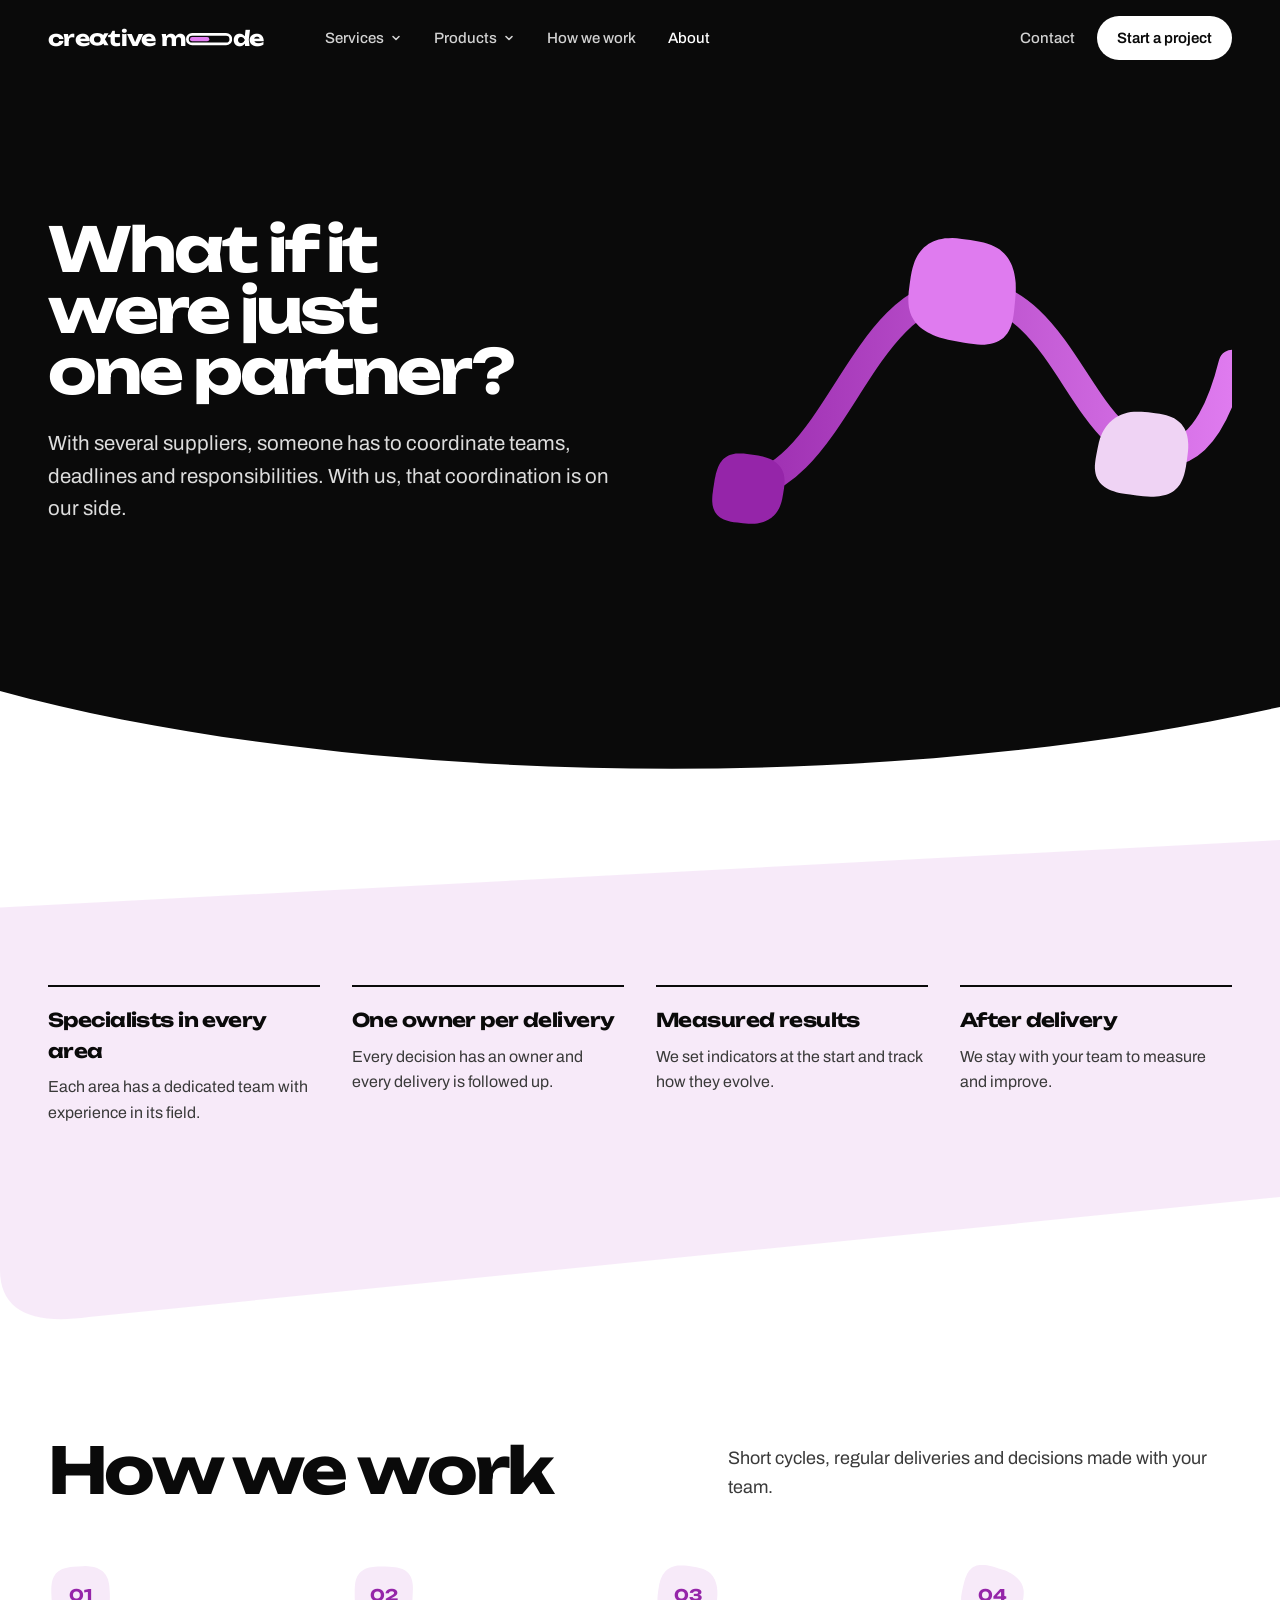
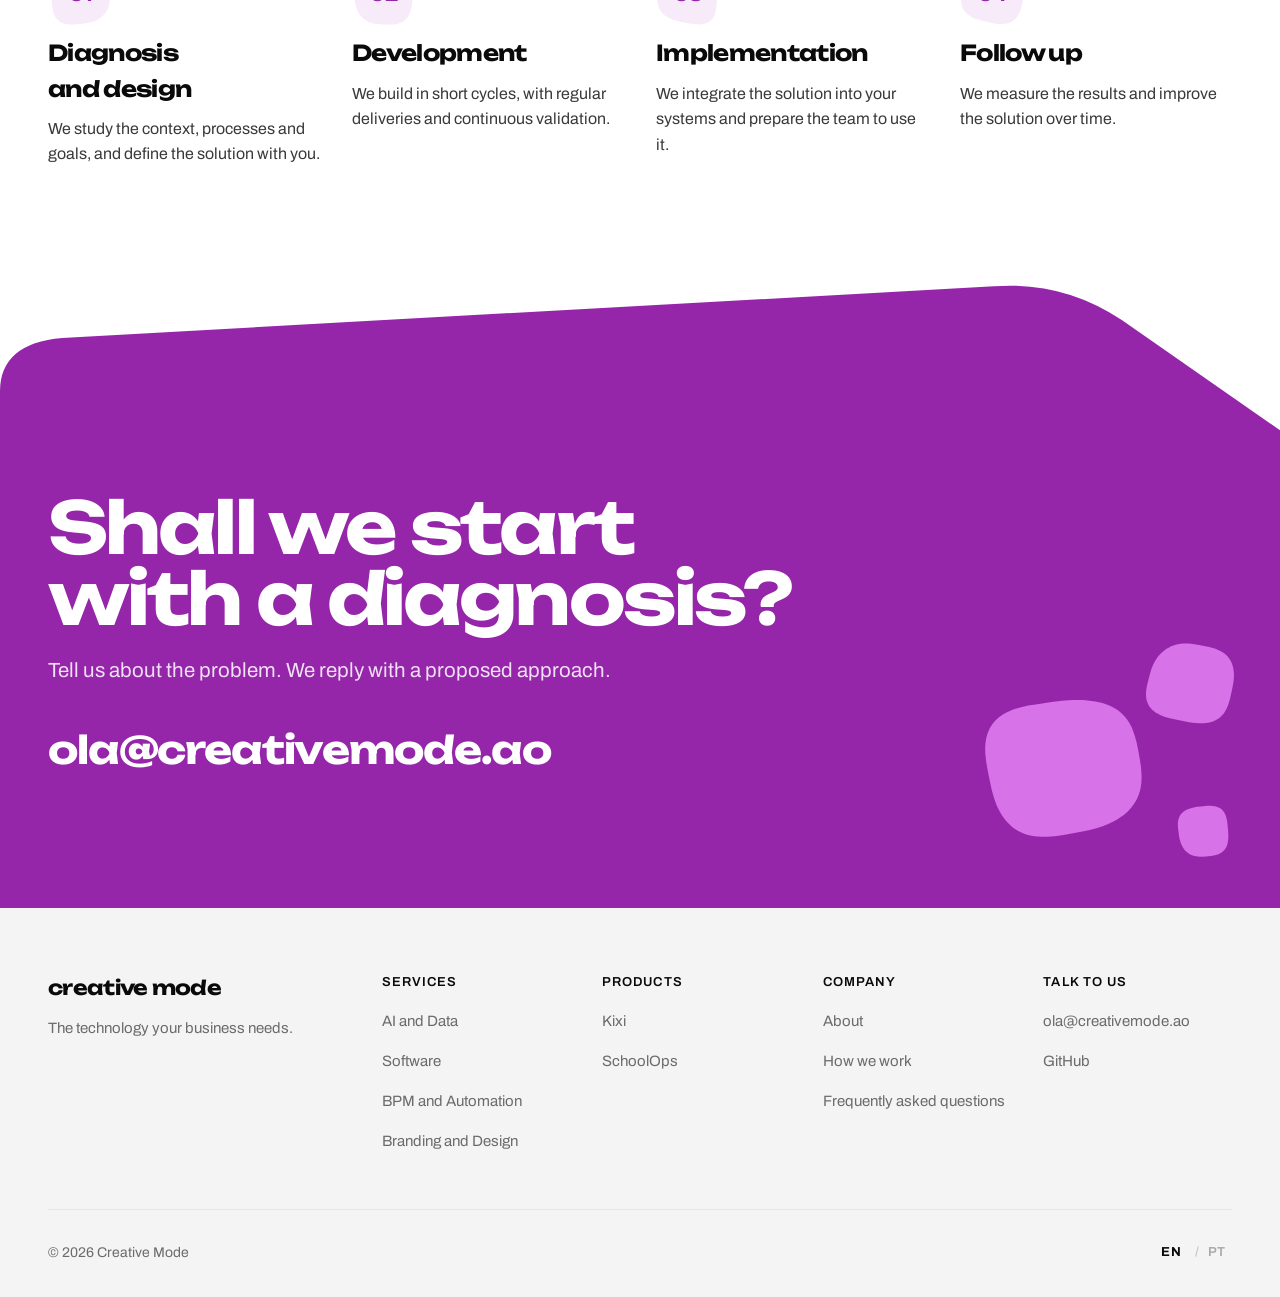
<file: en/sobre.html>
<!doctype html>
<html lang="en">
<head>
<meta charset="utf-8">
<meta name="viewport" content="width=device-width, initial-scale=1, viewport-fit=cover">
<title>About · Creative Mode</title>
<meta name="description" content="One partner, not four suppliers. How Creative Mode works, from diagnosis to operation.">
<meta name="theme-color" content="#FFFFFF">
<meta property="og:title" content="About · Creative Mode">
<meta property="og:description" content="One partner, not four suppliers. How Creative Mode works, from diagnosis to operation.">
<meta property="og:url" content="https://creativemode.ao/en/sobre.html">
<link rel="icon" href="../assets/favicon.svg" type="image/svg+xml">
<link rel="preconnect" href="https://fonts.googleapis.com">
<link rel="preconnect" href="https://fonts.gstatic.com" crossorigin>
<link rel="stylesheet" href="https://fonts.googleapis.com/css2?family=Unbounded:wght@400;700&amp;family=Archivo:wght@400;500;600&amp;display=swap">
<link rel="stylesheet" href="../assets/styles.css">
<link rel="alternate" hreflang="pt" href="https://creativemode.ao/sobre.html">
<link rel="alternate" hreflang="en" href="https://creativemode.ao/en/sobre.html">
</head>
<body class="hero-dark" style="--hero-bg: #0A0A0A">
<a href="#conteudo" class="skip">Skip to content</a>

<header class="top">
  <div class="wrap top-row">
    <a href="./" class="logo" aria-label="Creative Mode, home">
      <span>cre<svg class="alpha" viewBox="0 -588 970 604" aria-hidden="true"><path d="M396 16Q286 16 204.0 -21.5Q122 -59 76.0 -127.5Q30 -196 30 -285Q30 -376 76.0 -444.0Q122 -512 204.0 -550.0Q286 -588 396 -588Q505 -588 587.5 -550.0Q670 -512 716.0 -444.0Q762 -376 762 -285Q762 -196 716.0 -127.5Q670 -59 587.5 -21.5Q505 16 396 16ZM396 -135Q446 -135 481.5 -153.0Q517 -171 536.0 -205.0Q555 -239 555 -285Q555 -333 536.0 -366.5Q517 -400 481.5 -418.0Q446 -436 396 -436Q346 -436 310.0 -418.0Q274 -400 255.0 -366.5Q236 -333 236 -286Q236 -239 255.0 -205.0Q274 -171 310.0 -153.0Q346 -135 396 -135Z"/><path d="M560 -286 L760 -286 L930 -571 L730 -571 Z"/><path d="M560 -286 L760 -286 L930 0 L730 0 Z"/></svg>tive</span>
      <span class="logo-mode">m<svg class="ring" viewBox="0 0 220 58.5" aria-hidden="true"><rect x="6.5" y="6.5" width="207" height="45.5" rx="22.75" fill="none" stroke="currentColor" stroke-width="13"/><rect class="logo-fill" x="19" y="19" width="92" height="20.5" rx="10.25"/></svg>de</span>
    </a>
    <nav id="nav" class="nav" aria-label="Main">
      <ul class="nav-list">
        <li class="has-menu">
          <button type="button" class="nav-item" aria-expanded="false" aria-controls="m-servicos">Services<svg class="chev" viewBox="0 0 12 12" aria-hidden="true"><path d="M3 4.5l3 3 3-3"/></svg></button>
          <div class="menu" id="m-servicos">
            <div class="wrap menu-grid">
              <div class="menu-links">
                <a href="servicos.html#ia"><strong>AI and Data</strong><span>Analytics, models and data driven decisions.</span></a>
                <a href="servicos.html#software"><strong>Software</strong><span>Applications, integrations and cloud platforms.</span></a>
                <a href="servicos.html#bpm"><strong>BPM and Automation</strong><span>Processes modelled, automated and monitored.</span></a>
                <a href="servicos.html#design"><strong>Branding and Design</strong><span>Identity, product and visual communication.</span></a>
              </div>
              <div class="menu-aside">
                <p>Four areas, one team accountable for the result.</p>
                <a href="servicos.html">See all services</a>
              </div>
            </div>
          </div>
        </li>
        <li class="has-menu">
          <button type="button" class="nav-item" aria-expanded="false" aria-controls="m-produtos">Products<svg class="chev" viewBox="0 0 12 12" aria-hidden="true"><path d="M3 4.5l3 3 3-3"/></svg></button>
          <div class="menu" id="m-produtos">
            <div class="wrap menu-grid">
              <div class="menu-links">
                <a href="kixi.html"><strong>Kixi</strong><span>Study and exam prep for students, with OCR and an AI tutor. Launching on 15 October.</span></a>
                <a href="schoolops.html"><strong>SchoolOps</strong><span>A school's processes, mapped and automated. In development.</span></a>
              </div>
              <div class="menu-aside">
                <p>Our own products, built with AI and data for real problems.</p>
              </div>
            </div>
          </div>
        </li>
        <li><a class="nav-item" href="sobre.html#metodo">How we work</a></li>
        <li><a class="nav-item" aria-current="page" href="sobre.html">About</a></li>
      </ul>
      <div class="nav-mobile-cta"><a class="btn btn-lilac" href="#contacto">Start a project</a></div>
    </nav>
    <div class="top-actions">
      <a href="mailto:ola@creativemode.ao" class="top-link">Contact</a>
      <a href="#contacto" class="nav-cta">Start a project</a>
      <button type="button" class="menu-btn" aria-expanded="false" aria-controls="nav" aria-label="Open menu">
        <svg class="i-open" width="22" height="22" viewBox="0 0 24 24" aria-hidden="true"><path d="M4 7h16M4 12h16M4 17h10"/></svg>
        <svg class="i-close" width="22" height="22" viewBox="0 0 24 24" aria-hidden="true"><path d="M6 6l12 12M18 6L6 18"/></svg>
      </button>
    </div>
  </div>
</header>

<main id="conteudo">

  <section id="topo" class="shape is-ink shape-hero">
    <div class="wrap page-hero hero-split">
      <div class="hero-copy">
        <h1>What if it were just one partner?</h1>
        <p class="lead">With several suppliers, someone has to coordinate teams, deadlines and responsibilities. With us, that coordination is on our side.</p>
      </div>
      <svg class="hero-cover" viewBox="0 0 600 460" aria-hidden="true"><defs><linearGradient id="hg" x1="0" y1="0" x2="600" y2="0" gradientUnits="userSpaceOnUse"><stop offset="0" stop-color="#9525A9"/><stop offset="1" stop-color="#DF7BEF"/></linearGradient></defs><path d="M40 360 C 160 360 180 140 300 140 C 420 140 430 330 530 320 C 570 316 590 260 600 220" stroke="url(#hg)" stroke-width="30" stroke-linecap="round" fill="none"/><path d="M99.4 365.5 L98.4 371.1 L97.6 374.5 L96.7 377.2 L95.8 379.7 L94.8 381.8 L93.8 383.7 L92.6 385.5 L91.4 387.1 L90.2 388.6 L88.9 389.9 L87.5 391.2 L86.0 392.4 L84.5 393.4 L82.8 394.4 L81.1 395.3 L79.3 396.2 L77.3 396.9 L75.2 397.5 L73.0 398.1 L70.5 398.5 L67.7 398.8 L64.6 398.9 L60.8 398.9 L54.6 398.3 L48.3 397.6 L44.4 397.2 L41.2 396.6 L38.2 395.9 L35.6 395.1 L33.2 394.2 L31.1 393.1 L29.1 391.9 L27.4 390.6 L25.9 389.1 L24.6 387.5 L23.4 385.8 L22.5 384.0 L21.8 382.1 L21.2 380.2 L20.7 378.1 L20.5 376.0 L20.3 373.7 L20.3 371.4 L20.4 369.0 L20.6 366.3 L21.0 363.5 L21.4 360.1 L22.3 354.7 L23.1 349.3 L23.8 346.1 L24.4 343.3 L25.1 340.8 L25.8 338.6 L26.6 336.5 L27.4 334.6 L28.4 332.7 L29.4 331.0 L30.5 329.4 L31.7 327.9 L33.1 326.5 L34.6 325.2 L36.2 324.1 L38.0 323.1 L39.9 322.3 L42.0 321.6 L44.2 321.1 L46.6 320.7 L49.3 320.5 L52.1 320.5 L55.4 320.7 L59.2 321.0 L65.4 321.9 L71.5 322.9 L75.2 323.6 L78.3 324.4 L81.1 325.2 L83.5 326.2 L85.7 327.1 L87.8 328.2 L89.7 329.4 L91.4 330.6 L92.9 331.9 L94.4 333.3 L95.7 334.8 L96.8 336.4 L97.9 338.1 L98.7 339.9 L99.5 341.8 L100.1 343.8 L100.5 346.0 L100.8 348.3 L101.0 350.7 L100.9 353.4 L100.7 356.4 L100.3 359.9Z" fill="#9525A9"/><path d="M358.2 148.2 L357.4 156.6 L356.9 161.9 L356.3 166.4 L355.6 170.5 L354.8 174.3 L353.7 177.8 L352.5 181.0 L351.0 184.0 L349.3 186.7 L347.4 189.1 L345.2 191.4 L342.8 193.3 L340.2 194.9 L337.4 196.3 L334.3 197.4 L331.1 198.3 L327.6 198.8 L324.0 199.2 L320.1 199.2 L316.1 199.0 L311.7 198.6 L306.8 197.9 L301.2 197.0 L292.2 195.4 L283.3 193.7 L278.1 192.4 L273.7 191.1 L269.8 189.8 L266.4 188.4 L263.2 186.9 L260.3 185.4 L257.6 183.8 L255.1 182.1 L252.8 180.3 L250.6 178.4 L248.6 176.3 L246.7 174.1 L245.1 171.8 L243.6 169.3 L242.3 166.6 L241.2 163.8 L240.3 160.7 L239.6 157.4 L239.2 153.8 L239.0 149.8 L239.1 145.4 L239.4 140.2 L240.5 131.6 L241.7 123.1 L242.7 117.9 L243.7 113.6 L244.9 109.7 L246.1 106.3 L247.5 103.1 L249.1 100.2 L250.7 97.5 L252.6 95.1 L254.5 92.8 L256.6 90.7 L258.9 88.8 L261.3 87.1 L263.9 85.5 L266.6 84.1 L269.6 83.0 L272.8 82.0 L276.2 81.3 L279.8 80.7 L283.8 80.5 L288.1 80.4 L293.0 80.7 L298.7 81.3 L308.1 82.6 L317.3 84.1 L322.9 85.4 L327.5 86.7 L331.4 88.1 L334.9 89.7 L338.1 91.4 L340.9 93.2 L343.4 95.2 L345.6 97.3 L347.6 99.4 L349.4 101.7 L350.9 104.0 L352.3 106.5 L353.6 109.0 L354.7 111.6 L355.6 114.3 L356.5 117.2 L357.2 120.2 L357.8 123.4 L358.3 126.8 L358.7 130.6 L358.8 134.8 L358.8 139.8Z" fill="#DF7BEF"/><path d="M549.5 329.0 L548.4 336.0 L547.5 340.3 L546.6 343.9 L545.6 347.0 L544.5 349.9 L543.3 352.4 L542.0 354.8 L540.5 356.9 L538.9 358.8 L537.1 360.5 L535.3 362.1 L533.3 363.4 L531.2 364.6 L528.9 365.7 L526.6 366.5 L524.1 367.2 L521.5 367.8 L518.7 368.2 L515.8 368.5 L512.7 368.7 L509.3 368.7 L505.5 368.5 L501.0 368.2 L493.6 367.4 L486.2 366.4 L481.7 365.8 L477.8 365.2 L474.3 364.5 L471.0 363.7 L468.0 362.8 L465.2 361.8 L462.6 360.7 L460.1 359.4 L457.9 357.9 L455.8 356.3 L453.9 354.6 L452.2 352.6 L450.8 350.5 L449.5 348.2 L448.5 345.7 L447.8 343.1 L447.3 340.3 L447.0 337.2 L447.0 334.0 L447.3 330.5 L447.8 326.6 L448.6 322.2 L450.0 315.0 L451.5 307.9 L452.7 303.8 L454.0 300.4 L455.3 297.5 L456.7 294.9 L458.1 292.6 L459.6 290.4 L461.2 288.5 L462.8 286.7 L464.4 285.1 L466.2 283.5 L468.0 282.1 L469.8 280.8 L471.8 279.5 L473.9 278.4 L476.2 277.3 L478.6 276.4 L481.2 275.6 L484.0 274.9 L487.0 274.4 L490.5 274.0 L494.3 273.9 L499.0 274.0 L506.6 274.7 L514.4 275.7 L519.1 276.3 L523.1 277.1 L526.7 278.0 L529.9 279.0 L532.8 280.1 L535.4 281.4 L537.8 282.9 L540.0 284.5 L542.0 286.2 L543.7 288.1 L545.2 290.1 L546.6 292.2 L547.7 294.4 L548.7 296.7 L549.5 299.2 L550.1 301.7 L550.6 304.5 L550.9 307.4 L551.1 310.4 L551.1 313.8 L550.9 317.5 L550.4 321.9Z" fill="#EFD3F4"/></svg>
    </div>
    <svg class="edge edge-bottom" viewBox="0 0 1440 180" preserveAspectRatio="none" aria-hidden="true"><path d="M0 180V46C380 150 980 168 1440 64V180Z" fill="#FFFFFF"/></svg>
  </section>

  <section class="shape is-tint">
    <svg class="edge edge-top" viewBox="0 0 1440 180" preserveAspectRatio="none" aria-hidden="true"><path d="M0 0H1440V36L0 112Z" fill="#FFFFFF"/></svg>
    <div class="wrap partner-only">
      <dl class="pledges pledges-4 reveal">
        <div><dt>Specialists in every area</dt><dd>Each area has a dedicated team with experience in its field.</dd></div>
        <div><dt>One owner per delivery</dt><dd>Every decision has an owner and every delivery is followed up.</dd></div>
        <div><dt>Measured results</dt><dd>We set indicators at the start and track how they evolve.</dd></div>
        <div><dt>After delivery</dt><dd>We stay with your team to measure and improve.</dd></div>
      </dl>
    </div>
    <svg class="edge edge-bottom" viewBox="0 0 1440 180" preserveAspectRatio="none" aria-hidden="true"><path d="M0 180V118C0 164 36 180 100 171L1440 36V180Z" fill="#FFFFFF"/></svg>
  </section>

  <section id="metodo" class="method wrap">
    <div class="sec-head reveal">
      <h2>How we work</h2>
      <p>Short cycles, regular deliveries and decisions made with your team.</p>
    </div>
    <ol class="steps">
      <li><span class="n pebble-n"><svg viewBox="0 0 64 60" aria-hidden="true"><path d="M61.8 27.9 L61.9 32.1 L61.8 34.7 L61.6 36.9 L61.3 38.8 L60.9 40.5 L60.5 42.0 L59.9 43.5 L59.3 44.9 L58.6 46.1 L57.8 47.3 L57.0 48.5 L56.1 49.5 L55.1 50.6 L54.1 51.5 L53.0 52.5 L51.8 53.3 L50.5 54.2 L49.0 55.0 L47.4 55.7 L45.7 56.4 L43.7 57.1 L41.4 57.6 L38.7 58.2 L34.0 58.8 L29.3 59.2 L26.4 59.5 L23.9 59.6 L21.6 59.5 L19.6 59.4 L17.7 59.0 L15.9 58.6 L14.3 58.0 L12.8 57.3 L11.5 56.5 L10.3 55.5 L9.2 54.5 L8.2 53.3 L7.4 52.1 L6.7 50.7 L6.0 49.3 L5.5 47.8 L5.0 46.2 L4.7 44.5 L4.4 42.7 L4.1 40.7 L3.9 38.6 L3.7 36.1 L3.5 32.0 L3.3 27.9 L3.3 25.5 L3.3 23.4 L3.4 21.5 L3.6 19.7 L3.8 18.1 L4.1 16.5 L4.5 15.0 L5.0 13.6 L5.6 12.3 L6.3 11.0 L7.0 9.8 L7.9 8.6 L9.0 7.6 L10.1 6.6 L11.4 5.7 L12.8 4.8 L14.4 4.1 L16.1 3.5 L18.0 2.9 L20.1 2.5 L22.5 2.1 L25.3 1.8 L30.0 1.4 L34.7 1.2 L37.5 1.1 L39.9 1.2 L42.0 1.4 L44.0 1.7 L45.8 2.1 L47.4 2.5 L49.0 3.1 L50.4 3.7 L51.8 4.4 L53.1 5.2 L54.3 6.1 L55.4 7.1 L56.4 8.2 L57.3 9.3 L58.1 10.6 L58.9 12.0 L59.6 13.5 L60.1 15.1 L60.6 16.9 L61.0 18.8 L61.3 21.1 L61.5 23.7Z"/></svg><b>01</b></span><h3>Diagnosis and design</h3><p>We study the context, processes and goals, and define the solution with you.</p></li>
      <li><span class="n pebble-n"><svg viewBox="0 0 64 60" aria-hidden="true"><path d="M60.6 31.0 L60.4 35.1 L60.2 37.5 L59.9 39.6 L59.6 41.5 L59.2 43.2 L58.8 44.8 L58.4 46.4 L57.9 47.8 L57.3 49.2 L56.6 50.5 L55.8 51.8 L55.0 53.0 L54.0 54.1 L52.9 55.1 L51.7 56.1 L50.4 56.9 L48.9 57.7 L47.2 58.3 L45.4 58.9 L43.4 59.2 L41.2 59.5 L38.7 59.6 L35.8 59.6 L31.0 59.4 L26.2 59.1 L23.3 58.7 L20.9 58.2 L18.9 57.7 L17.0 57.0 L15.4 56.3 L13.9 55.5 L12.6 54.6 L11.4 53.7 L10.3 52.7 L9.3 51.7 L8.4 50.6 L7.5 49.4 L6.8 48.2 L6.1 47.0 L5.4 45.7 L4.9 44.3 L4.3 42.9 L3.9 41.3 L3.5 39.6 L3.1 37.8 L2.9 35.6 L2.7 33.1 L2.7 29.0 L2.7 24.8 L2.8 22.2 L3.0 20.0 L3.2 18.0 L3.6 16.2 L4.0 14.5 L4.6 13.0 L5.2 11.5 L6.0 10.2 L6.8 9.0 L7.8 7.8 L8.8 6.8 L10.0 5.9 L11.2 5.0 L12.6 4.3 L14.0 3.6 L15.6 3.1 L17.3 2.6 L19.1 2.2 L21.0 1.9 L23.1 1.7 L25.5 1.5 L28.4 1.5 L33.0 1.6 L37.6 1.7 L40.5 1.9 L42.9 2.2 L45.0 2.6 L46.9 3.0 L48.7 3.5 L50.4 4.1 L51.9 4.8 L53.2 5.6 L54.5 6.5 L55.6 7.5 L56.6 8.6 L57.5 9.7 L58.3 11.0 L59.0 12.3 L59.5 13.7 L60.0 15.2 L60.3 16.8 L60.6 18.5 L60.8 20.3 L60.9 22.2 L60.9 24.4 L60.8 26.9Z"/></svg><b>02</b></span><h3>Development</h3><p>We build in short cycles, with regular deliveries and continuous validation.</p></li>
      <li><span class="n pebble-n"><svg viewBox="0 0 64 60" aria-hidden="true"><path d="M61.1 34.1 L60.7 38.3 L60.5 40.9 L60.2 43.2 L59.8 45.2 L59.4 47.1 L58.9 48.8 L58.2 50.4 L57.5 51.9 L56.7 53.2 L55.7 54.4 L54.6 55.5 L53.4 56.5 L52.1 57.3 L50.7 58.0 L49.2 58.5 L47.6 59.0 L45.8 59.2 L44.0 59.4 L42.1 59.4 L40.1 59.3 L37.9 59.1 L35.4 58.8 L32.6 58.3 L28.1 57.5 L23.7 56.7 L21.1 56.0 L18.9 55.4 L16.9 54.7 L15.2 54.0 L13.6 53.3 L12.2 52.5 L10.8 51.7 L9.6 50.9 L8.4 50.0 L7.3 49.0 L6.3 48.0 L5.4 46.9 L4.6 45.8 L3.8 44.5 L3.2 43.2 L2.6 41.8 L2.2 40.2 L1.8 38.6 L1.6 36.8 L1.5 34.9 L1.5 32.7 L1.7 30.1 L2.2 25.8 L2.9 21.6 L3.3 19.0 L3.9 16.9 L4.4 15.0 L5.1 13.2 L5.8 11.7 L6.5 10.2 L7.4 8.9 L8.3 7.7 L9.2 6.5 L10.3 5.5 L11.4 4.6 L12.6 3.7 L13.9 2.9 L15.3 2.3 L16.8 1.7 L18.4 1.2 L20.1 0.8 L21.9 0.6 L23.9 0.4 L26.0 0.4 L28.5 0.5 L31.3 0.8 L36.0 1.5 L40.6 2.3 L43.4 2.9 L45.7 3.5 L47.7 4.3 L49.4 5.0 L51.0 5.9 L52.4 6.8 L53.7 7.8 L54.8 8.8 L55.8 9.9 L56.7 11.0 L57.5 12.2 L58.1 13.4 L58.8 14.6 L59.3 15.9 L59.8 17.3 L60.2 18.7 L60.6 20.2 L60.9 21.8 L61.1 23.5 L61.3 25.3 L61.4 27.4 L61.4 29.9Z"/></svg><b>03</b></span><h3>Implementation</h3><p>We integrate the solution into your systems and prepare the team to use it.</p></li>
      <li><span class="n pebble-n"><svg viewBox="0 0 64 60" aria-hidden="true"><path d="M62.4 37.6 L61.4 41.9 L60.6 44.6 L59.9 46.8 L59.0 48.7 L58.1 50.3 L57.2 51.8 L56.1 53.1 L55.0 54.3 L53.8 55.3 L52.5 56.1 L51.2 56.9 L49.8 57.5 L48.4 58.0 L46.9 58.4 L45.4 58.6 L43.8 58.8 L42.2 58.9 L40.4 58.9 L38.6 58.9 L36.7 58.7 L34.7 58.4 L32.4 58.0 L29.7 57.5 L25.4 56.5 L21.1 55.4 L18.4 54.6 L16.2 53.9 L14.3 53.2 L12.5 52.4 L10.9 51.6 L9.5 50.8 L8.1 49.8 L6.9 48.8 L5.8 47.8 L4.9 46.7 L4.0 45.5 L3.3 44.3 L2.6 43.0 L2.1 41.6 L1.7 40.2 L1.4 38.7 L1.2 37.1 L1.1 35.4 L1.1 33.6 L1.2 31.6 L1.5 29.5 L1.9 26.9 L2.8 22.7 L3.8 18.6 L4.5 16.0 L5.1 13.8 L5.8 11.9 L6.6 10.2 L7.3 8.6 L8.2 7.2 L9.1 5.8 L10.2 4.7 L11.3 3.6 L12.5 2.6 L13.7 1.8 L15.1 1.2 L16.5 0.6 L18.1 0.2 L19.7 -0.0 L21.4 -0.2 L23.2 -0.1 L25.1 0.0 L27.1 0.3 L29.2 0.8 L31.6 1.3 L34.3 2.1 L38.6 3.4 L42.9 4.7 L45.4 5.6 L47.5 6.5 L49.2 7.4 L50.8 8.3 L52.3 9.2 L53.6 10.1 L54.8 11.0 L56.0 12.0 L57.1 12.9 L58.1 13.9 L59.0 15.0 L59.9 16.1 L60.7 17.3 L61.5 18.5 L62.1 19.9 L62.7 21.3 L63.1 22.8 L63.5 24.5 L63.7 26.3 L63.7 28.3 L63.6 30.6 L63.3 33.2Z"/></svg><b>04</b></span><h3>Follow up</h3><p>We measure the results and improve the solution over time.</p></li>
    </ol>
  </section>

  <section id="contacto" class="shape is-purple cta-shape">
    <svg class="edge edge-top" viewBox="0 0 1440 180" preserveAspectRatio="none" aria-hidden="true"><path d="M0 0H1440V168L1262 44Q1196 0 1118 6L70 64Q0 70 0 124Z" fill="#FFFFFF"/></svg>
    <svg class="blob blob-cta blob-graos" viewBox="0 0 600 560" aria-hidden="true"><path d="M338.8 279.1 L341.6 295.9 L342.7 306.3 L343.1 315.1 L342.9 322.9 L342.1 330.0 L340.7 336.6 L338.9 342.7 L336.6 348.3 L333.9 353.5 L330.9 358.4 L327.5 363.0 L323.7 367.2 L319.7 371.2 L315.3 374.9 L310.6 378.3 L305.5 381.6 L300.1 384.7 L294.3 387.5 L288.1 390.2 L281.3 392.8 L273.7 395.2 L265.2 397.6 L255.0 399.9 L238.2 403.2 L221.3 406.2 L210.8 407.7 L201.9 408.6 L194.0 409.1 L186.6 409.0 L179.7 408.6 L173.3 407.8 L167.2 406.5 L161.5 404.9 L156.2 402.8 L151.1 400.4 L146.3 397.6 L141.8 394.4 L137.6 390.8 L133.6 386.9 L129.9 382.5 L126.4 377.8 L123.1 372.7 L120.0 367.0 L117.1 360.8 L114.4 353.8 L111.7 345.8 L109.1 336.2 L105.6 320.2 L102.4 303.9 L100.6 293.9 L99.5 285.2 L98.8 277.4 L98.7 270.1 L99.1 263.3 L100.0 256.9 L101.4 250.9 L103.3 245.2 L105.7 239.8 L108.7 234.8 L112.2 230.2 L116.2 225.9 L120.7 222.0 L125.7 218.4 L131.2 215.2 L137.1 212.4 L143.5 209.9 L150.4 207.7 L157.8 205.8 L165.9 204.1 L174.8 202.6 L185.3 201.1 L202.1 198.6 L218.8 196.5 L228.9 195.7 L237.4 195.3 L245.0 195.3 L252.0 195.5 L258.5 196.0 L264.8 196.7 L270.7 197.6 L276.4 198.8 L282.0 200.2 L287.4 201.9 L292.6 203.9 L297.6 206.3 L302.5 209.1 L307.2 212.3 L311.7 216.0 L315.9 220.2 L319.9 225.1 L323.6 230.6 L327.0 236.8 L330.0 244.0 L332.8 252.2 L335.5 262.3Z" fill="#DF7BEF"/><path d="M483.5 183.5 L481.5 192.6 L480.0 198.0 L478.5 202.6 L476.9 206.6 L475.2 210.1 L473.4 213.4 L471.5 216.3 L469.3 218.9 L467.1 221.2 L464.7 223.3 L462.1 225.1 L459.4 226.7 L456.6 228.0 L453.6 229.2 L450.5 230.1 L447.2 230.8 L443.8 231.2 L440.1 231.5 L436.3 231.6 L432.2 231.6 L427.8 231.3 L422.9 230.7 L417.1 229.9 L407.6 228.2 L398.1 226.3 L392.3 225.1 L387.3 223.9 L382.8 222.7 L378.7 221.3 L374.9 219.9 L371.3 218.4 L368.0 216.6 L364.9 214.8 L362.1 212.7 L359.5 210.4 L357.3 208.0 L355.3 205.3 L353.6 202.4 L352.2 199.3 L351.1 196.1 L350.4 192.6 L350.0 188.8 L350.0 184.9 L350.2 180.7 L350.9 176.2 L351.9 171.2 L353.3 165.5 L355.7 156.3 L358.3 147.4 L360.3 142.1 L362.3 137.8 L364.2 134.2 L366.3 130.9 L368.3 128.1 L370.5 125.5 L372.7 123.1 L374.9 121.0 L377.2 119.0 L379.6 117.1 L382.0 115.4 L384.6 113.9 L387.3 112.4 L390.1 111.1 L393.1 110.0 L396.3 109.0 L399.8 108.2 L403.5 107.5 L407.5 107.2 L412.0 107.0 L417.0 107.2 L423.0 107.8 L432.9 109.4 L442.8 111.3 L448.9 112.6 L454.1 113.9 L458.6 115.4 L462.7 117.0 L466.3 118.8 L469.6 120.7 L472.6 122.8 L475.3 125.1 L477.6 127.5 L479.7 130.1 L481.5 132.8 L483.1 135.6 L484.4 138.6 L485.4 141.7 L486.2 144.9 L486.8 148.3 L487.2 151.9 L487.4 155.7 L487.3 159.7 L487.0 164.0 L486.4 168.8 L485.4 174.4Z" fill="#DF7BEF"/><path d="M478.0 396.0 L478.4 401.5 L478.6 404.9 L478.7 407.7 L478.6 410.3 L478.5 412.7 L478.2 414.9 L477.9 417.1 L477.5 419.1 L477.0 421.1 L476.3 423.0 L475.6 424.9 L474.6 426.6 L473.6 428.3 L472.3 429.9 L470.9 431.4 L469.3 432.8 L467.5 434.1 L465.4 435.2 L463.2 436.3 L460.6 437.2 L457.7 437.9 L454.5 438.6 L450.6 439.1 L444.2 439.7 L437.8 440.2 L433.9 440.2 L430.7 440.0 L427.9 439.6 L425.3 439.1 L423.0 438.4 L420.9 437.6 L419.0 436.7 L417.2 435.7 L415.6 434.5 L414.1 433.3 L412.7 432.0 L411.3 430.7 L410.1 429.2 L409.0 427.7 L407.9 426.0 L406.9 424.3 L405.9 422.4 L405.0 420.4 L404.2 418.2 L403.4 415.8 L402.6 413.0 L401.9 409.7 L401.1 404.1 L400.4 398.4 L400.0 394.9 L399.8 391.9 L399.7 389.2 L399.9 386.7 L400.1 384.4 L400.6 382.2 L401.2 380.2 L401.9 378.2 L402.8 376.4 L403.9 374.7 L405.1 373.2 L406.4 371.7 L407.9 370.3 L409.6 369.1 L411.3 367.9 L413.3 366.9 L415.4 365.9 L417.7 365.1 L420.2 364.3 L423.0 363.6 L426.1 362.9 L429.8 362.3 L436.0 361.6 L442.1 361.0 L445.9 360.7 L449.1 360.6 L452.0 360.7 L454.7 360.9 L457.1 361.3 L459.4 361.8 L461.5 362.5 L463.4 363.3 L465.3 364.2 L467.0 365.3 L468.5 366.6 L469.9 368.0 L471.2 369.5 L472.3 371.2 L473.3 373.0 L474.2 374.9 L474.9 377.0 L475.6 379.2 L476.2 381.6 L476.7 384.2 L477.1 387.1 L477.5 390.5Z" fill="#DF7BEF"/></svg>
    <div class="wrap cta-inner reveal">
      <h2>Shall we start with a diagnosis?</h2>
      <p>Tell us about the problem. We reply with a proposed approach.</p>
      <a class="mail" href="mailto:ola@creativemode.ao">ola@creativemode.ao</a>
    </div>
  </section>

</main>

<footer class="foot">
  <div class="wrap foot-grid">
    <div class="foot-brand">
      <p class="foot-name">creative mode</p>
      <p>The technology your business needs.</p>
    </div>
    <nav aria-label="Services"><h2>Services</h2><a href="servicos.html#ia">AI and Data</a><a href="servicos.html#software">Software</a><a href="servicos.html#bpm">BPM and Automation</a><a href="servicos.html#design">Branding and Design</a></nav>
    <nav aria-label="Products"><h2>Products</h2><a href="kixi.html">Kixi</a><a href="schoolops.html">SchoolOps</a></nav>
    <nav aria-label="Company"><h2>Company</h2><a href="sobre.html">About</a><a href="sobre.html#metodo">How we work</a><a href="./#faq">Frequently asked questions</a></nav>
    <nav aria-label="Contact"><h2>Talk to us</h2><a href="mailto:ola@creativemode.ao">ola@creativemode.ao</a><a href="https://github.com/creative-mode">GitHub</a></nav>
  </div>
  <div class="wrap foot-base"><p>© 2026 Creative Mode</p><span class="lang-toggle"><b aria-current="true">EN</b><a href="../sobre.html" hreflang="pt" lang="pt" aria-label="Versão em português">PT</a></span></div>
</footer>

<div class="bar">
  <a href="mailto:ola@creativemode.ao" class="btn btn-lilac">Start a project</a>
</div>

<script src="../assets/main.js" defer></script>
</body>
</html>
</file>
<file: assets/styles.css>
/* Creative Mode · site
   Light mode: white paper, black type, purple as the accent.
   The brand shapes (ring, half fill, capsule, chevron and the alpha's slant)
   come straight from the logo and are reused across the pages. */

:root {
  color-scheme: light;
  --bg: #FFFFFF;
  --panel: #F4F4F4;
  --tint: #F7EAF9;
  --line: #E6E6E6;
  --ink: #0A0A0A;
  --soft: #3A3A3A;
  --muted: #6B6B6B;
  --dim: #C9C9C9;
  --lilac: #9525A9;      /* accent on light ground (text, links, hovers) */
  --pop: #DF7BEF;        /* the bright lilac, for shapes only */
  --purple: #9525A9;
  --slant: 3.2vw;        /* section edges lean like the alpha's tails */
  --display: 'Unbounded', 'Arial Black', system-ui, sans-serif;
  --text: 'Archivo', system-ui, -apple-system, 'Segoe UI', sans-serif;
  --gutter: clamp(20px, 4vw, 48px);
}

* { box-sizing: border-box; }
html { scroll-behavior: smooth; -webkit-text-size-adjust: 100%; scroll-padding-top: 88px; }
body { margin: 0; background: var(--bg); color: var(--ink); font-family: var(--text); font-size: 18px; line-height: 1.6; }
h1, h2, h3 { font-family: var(--display); font-weight: 700; letter-spacing: -0.04em; margin: 0; text-wrap: balance; }
p { margin: 0; }
a { color: inherit; text-decoration: none; }
a:focus-visible, button:focus-visible, summary:focus-visible { outline: 2px solid var(--lilac); outline-offset: 4px; border-radius: 6px; }
.wrap { max-width: 1280px; margin-inline: auto; padding-inline: var(--gutter); }
.skip { position: absolute; left: -9999px; }
.skip:focus { left: 16px; top: 16px; z-index: 60; background: var(--purple); color: #fff; padding: 12px 16px; border-radius: 12px; }

/* header */
.top { position: sticky; top: 0; z-index: 40; background: rgba(255,255,255,0.9); backdrop-filter: blur(10px); -webkit-backdrop-filter: blur(10px); border-bottom: 1px solid transparent; transition: border-color .2s; }
.top.scrolled { border-bottom-color: var(--line); }
.top-row { min-height: 76px; display: flex; align-items: center; justify-content: space-between; gap: 24px; }
.logo { display: flex; align-items: baseline; gap: .25em; text-decoration: none; font-family: var(--display); font-weight: 700; font-size: 21px; letter-spacing: -0.035em; line-height: 1; }
.logo svg { fill: currentColor; }
.alpha { width: .97em; height: .604em; vertical-align: -0.016em; margin-right: -0.035em; }
.logo-mode { display: flex; align-items: baseline; }
.logo, .logo span, .nav-cta { white-space: nowrap; }
.logo { flex-shrink: 0; }
.ring { width: 2.2em; height: .585em; margin: 0 .04em; }
.logo-fill { fill: var(--purple); transform-box: fill-box; transform-origin: left center; }
.nav-cta { color: #fff; background: var(--ink); text-decoration: none; font-size: 15px; font-weight: 600; display: inline-flex; align-items: center; min-height: 44px; padding: 0 20px; border-radius: 999px; transition: background .2s; }
.nav-cta:hover { background: var(--purple); }

/* primary nav: a few items, two of them open a descriptive panel */
.nav { flex: 1; display: flex; align-self: stretch; margin-left: 24px; }
.nav-list { list-style: none; margin: 0; padding: 0; display: flex; align-items: stretch; gap: 4px; }
.nav-list > li { display: flex; }
.nav-item { display: inline-flex; align-items: center; gap: 6px; padding: 0 14px; background: none; border: 0; color: var(--soft); font: 500 15px/1 var(--text); cursor: pointer; transition: color .15s; }
.nav-item:hover, .nav-item[aria-expanded="true"] { color: var(--ink); }
.chev { width: 12px; height: 12px; fill: none; stroke: currentColor; stroke-width: 1.6; stroke-linecap: round; stroke-linejoin: round; transition: transform .2s; }
.nav-item[aria-expanded="true"] .chev { transform: rotate(180deg); }
.menu { position: absolute; top: 100%; left: 0; right: 0; background: #FFFFFF; box-shadow: 0 24px 48px -32px rgba(10,10,10,.25); border-top: 1px solid var(--line); border-bottom: 1px solid var(--line); visibility: hidden; opacity: 0; transform: translateY(-6px); transition: opacity .18s, transform .18s, visibility 0s .18s; }
.nav-item[aria-expanded="true"] + .menu { visibility: visible; opacity: 1; transform: none; transition: opacity .18s, transform .18s; }
.menu-grid { display: grid; grid-template-columns: minmax(0, 2.2fr) minmax(0, 1fr); gap: 48px; padding-block: 36px 44px; }
.menu-links { display: grid; grid-template-columns: repeat(2, minmax(0, 1fr)); gap: 8px; }
.menu-links a { display: flex; flex-direction: column; gap: 6px; padding: 18px 20px; border-radius: 16px; transition: background .15s; }
.menu-links a:hover { background: var(--panel); }
.menu-links strong { font-family: var(--display); font-weight: 700; font-size: 18px; letter-spacing: -0.03em; }
.menu-links a:hover strong { color: var(--lilac); }
.menu-links span { color: var(--muted); font-size: 15px; line-height: 1.5; }
.menu-aside { border-left: 1px solid var(--line); padding: 18px 0 18px 40px; display: flex; flex-direction: column; gap: 16px; align-items: flex-start; }
.menu-aside p { color: var(--soft); font-size: 16px; max-width: 22em; }
.menu-aside a { font-weight: 600; font-size: 15px; color: var(--lilac); }
.menu-aside a:hover { color: var(--ink); }
.top-actions { display: flex; align-items: center; gap: 8px; flex-shrink: 0; }
.top-link { display: inline-flex; align-items: center; min-height: 44px; padding: 0 14px; color: var(--soft); font-size: 15px; font-weight: 500; }
.top-link:hover { color: var(--ink); }
.menu-btn { display: none; }
.nav-mobile-cta { display: none; }

/* buttons */
.btn { display: inline-flex; align-items: center; justify-content: center; min-height: 56px; padding: 0 30px; border-radius: 999px; font-weight: 600; font-size: 17px; text-decoration: none; transition: transform .15s ease; }
.btn:hover { transform: translateY(-2px); }
.btn-light { background: var(--ink); color: #fff; }
.btn-light:hover { background: var(--purple); }
.btn-lilac { background: var(--purple); color: #fff; }
.link-arrow { display: inline-flex; align-items: center; gap: 10px; min-height: 44px; font-weight: 600; text-decoration: none; }
.link-arrow:hover { color: var(--lilac); }

/* hero */
.hero { padding-top: clamp(40px, 6vw, 88px); padding-bottom: clamp(56px, 8vw, 104px); display: grid; grid-template-columns: minmax(0, 1.12fr) minmax(0, .88fr); align-items: center; gap: 32px clamp(24px, 4vw, 56px); }
.hero-text { display: flex; flex-direction: column; gap: 32px; }
.hero h1 { font-size: clamp(42px, 5.8vw, 92px); line-height: .96; letter-spacing: -0.05em; max-width: 11ch; }
.hero h1 em { font-style: normal; color: var(--lilac); }
.hero-row { display: flex; flex-direction: column; align-items: flex-start; gap: 28px; }
.lead { max-width: 34em; font-size: clamp(18px, 1.6vw, 21px); color: var(--soft); }
.actions { display: flex; flex-wrap: wrap; align-items: center; gap: 12px 28px; }

/* brand shapes */
main { overflow-x: clip; }
.hero-art { grid-column: 2; grid-row: 1; width: calc(100% + var(--gutter)); max-width: 680px; height: auto; justify-self: end; margin-right: calc(-1 * var(--gutter)); }
.page-hero { display: grid; grid-template-columns: minmax(0, 1.2fr) minmax(0, .8fr); grid-template-rows: auto auto; align-items: end; column-gap: clamp(24px, 4vw, 56px); }
.page-hero h1 { grid-column: 1; grid-row: 1; }
.page-hero .lead { grid-column: 1; grid-row: 2; align-self: start; }
.page-art { grid-column: 2; grid-row: 1 / span 2; align-self: center; width: 100%; max-width: 440px; height: auto; justify-self: end; }
.kx-art { width: min(100%, 460px); height: auto; display: block; }
/* conteúdo dentro de uma forma: o número num seixo */
/* conteúdo dentro de uma forma: o número da área num seixo */
.pebble-n { position: relative; display: inline-grid; place-items: center; width: 64px; height: 60px; }
.pebble-n svg { position: absolute; inset: 0; width: 100%; height: 100%; fill: var(--tint); }
.pebble-n b { position: relative; font-family: var(--display); font-weight: 700; font-size: 16px; color: var(--purple); }
.area:target .pebble-n svg { fill: var(--purple); }
.area:target .pebble-n b { color: #fff; }
.band { background: var(--tint); clip-path: polygon(0 var(--slant), 100% 0, 100% calc(100% - var(--slant)), 0 100%); }

/* manifesto */
.manifesto { padding-block: calc(clamp(72px, 12vw, 160px) + var(--slant)); }
.manifesto p { font-family: var(--display); font-weight: 700; font-size: clamp(28px, 4.4vw, 64px); line-height: 1.08; letter-spacing: -0.04em; max-width: 20ch; }

/* section heads */
.sec-head { display: flex; flex-wrap: wrap; align-items: flex-end; justify-content: space-between; gap: 20px 48px; margin-bottom: clamp(36px, 5vw, 64px); }
.sec-head h2 { font-size: clamp(34px, 5vw, 72px); line-height: .98; }
.sec-head p { max-width: 28em; color: var(--soft); }

/* services */
.services { padding-block: clamp(48px, 8vw, 96px); }
.svc-rows { list-style: none; margin: 0; padding: 0; border-top: 1px solid var(--line); }
.svc-rows li { border-bottom: 1px solid var(--line); }
.svc-row { display: grid; grid-template-columns: minmax(0, 1.1fr) minmax(0, 1fr) 40px; align-items: center; gap: 12px 32px; padding: 28px 0; }
.svc-t { font-family: var(--display); font-weight: 700; font-size: clamp(24px, 3.4vw, 44px); letter-spacing: -0.04em; line-height: 1.05; transition: color .2s; }
.svc-d { color: var(--muted); }
.svc-row:hover .svc-t { color: var(--lilac); }
.svc-go { width: 17px; height: 26px; justify-self: end; background: var(--ink); -webkit-mask: url("data:image/svg+xml,%3Csvg xmlns='http://www.w3.org/2000/svg' viewBox='0 0 370 571'%3E%3Cpath d='M0 0H200L370 286L200 571H0L170 286Z'/%3E%3C/svg%3E") center / contain no-repeat; mask: url("data:image/svg+xml,%3Csvg xmlns='http://www.w3.org/2000/svg' viewBox='0 0 370 571'%3E%3Cpath d='M0 0H200L370 286L200 571H0L170 286Z'/%3E%3C/svg%3E") center / contain no-repeat; transition: background .2s, transform .2s; }
.svc-row:hover .svc-go { background: var(--purple); transform: translateX(6px); }
.tags { list-style: none; margin: 0; padding: 0; display: flex; flex-wrap: wrap; gap: 10px; }
.tags li { border: 1px solid var(--dim); border-radius: 999px; padding: 10px 18px; font-size: 16px; }

/* Kixi */
.kx-ship { fill: var(--purple); }
.facts { margin: 8px 0 0; display: grid; grid-template-columns: repeat(3, minmax(0, 1fr)); gap: 20px; border-top: 1px solid var(--line); padding-top: 20px; }
.facts dt { font-family: var(--display); font-weight: 700; font-size: 17px; letter-spacing: -0.03em; margin-bottom: 6px; }
.facts dd { margin: 0; font-size: 15px; color: var(--muted); line-height: 1.5; }
.launch { font-weight: 600; }
.launch span { color: var(--lilac); margin-right: 8px; }

/* inner pages */
.page-hero { padding-top: clamp(40px, 6vw, 88px); padding-bottom: clamp(48px, 7vw, 96px); row-gap: 28px; }
.page-hero h1 { font-size: clamp(40px, 5.4vw, 84px); line-height: .96; letter-spacing: -0.05em; max-width: 14ch; }
.area { scroll-margin-top: 88px; }
.area-grid { border-top: 1px solid var(--line); padding-block: clamp(40px, 6vw, 80px); display: grid; grid-template-columns: minmax(0, 1fr) minmax(0, 1.2fr); gap: 24px clamp(32px, 6vw, 96px); }
.area-head { display: flex; flex-direction: column; gap: 14px; }
.area-head .n { font-family: var(--display); font-size: 14px; color: var(--lilac); }
.area-head h2 { font-size: clamp(32px, 4.4vw, 60px); line-height: 1; }
.area-body { display: flex; flex-direction: column; align-items: flex-start; gap: 24px; }
.area-lead { font-size: clamp(19px, 1.8vw, 24px); color: var(--soft); max-width: 28em; }
.area:target .area-head h2 { color: var(--lilac); }
.kx-hero { padding-top: clamp(48px, 8vw, 112px); padding-bottom: clamp(40px, 6vw, 80px); display: grid; grid-template-columns: minmax(0, .8fr) minmax(0, 1.2fr); gap: clamp(32px, 6vw, 96px); align-items: center; }

.kx-text { display: flex; flex-direction: column; gap: 24px; }
.kx-text h1 { font-size: clamp(56px, 9vw, 136px); line-height: .9; letter-spacing: -0.05em; }
.kx-facts { padding-bottom: clamp(24px, 4vw, 48px); }
.kx-facts .facts { gap: 32px; padding-top: 32px; }
.kx-facts dt { font-size: clamp(20px, 2vw, 26px); margin-bottom: 10px; }
.kx-facts dd { font-size: 17px; }
.partner-only { padding-block: clamp(56px, 8vw, 104px); }
.pledges.pledges-4 { grid-template-columns: repeat(4, minmax(0, 1fr)); }
.nav-item[aria-current="page"] { color: var(--ink); }

/* faq: closed by default, so it stays short */
.faq { padding-block: clamp(56px, 8vw, 104px); }
.faq-grid { display: grid; grid-template-columns: minmax(0, .8fr) minmax(0, 1.2fr); gap: 24px clamp(32px, 6vw, 96px); align-items: start; }
.faq h2 { font-size: clamp(30px, 3.6vw, 48px); line-height: 1; }
.qa-list { border-top: 1px solid var(--line); }
.qa { border-bottom: 1px solid var(--line); }
.qa summary { list-style: none; cursor: pointer; display: flex; align-items: center; justify-content: space-between; gap: 24px; min-height: 72px; padding: 16px 0; }
.qa summary::-webkit-details-marker { display: none; }
.qa-q { font-weight: 600; font-size: clamp(17px, 1.5vw, 20px); transition: color .2s; }
.qa summary:hover .qa-q, .qa[open] .qa-q { color: var(--lilac); }
.qa-x { flex-shrink: 0; width: 32px; height: 32px; border-radius: 50%; border: 1.5px solid var(--dim); position: relative; }
.qa-x::before, .qa-x::after { content: ""; position: absolute; left: 50%; top: 50%; width: 12px; height: 2px; background: var(--ink); transform: translate(-50%, -50%); transition: transform .2s; }
.qa-x::after { transform: translate(-50%, -50%) rotate(90deg); }
.qa[open] .qa-x::after { transform: translate(-50%, -50%) rotate(0); }
.qa p { color: var(--soft); max-width: 34em; padding: 0 0 24px; }

/* method */
.method { padding-block: clamp(56px, 9vw, 120px); }
.steps { list-style: none; margin: 0; padding: 0; display: grid; grid-template-columns: repeat(4, minmax(0, 1fr)); gap: 32px; }
.steps li { display: flex; flex-direction: column; gap: 10px; }
.steps .n { font-family: var(--display); font-size: 14px; color: var(--lilac); }
.steps h3 { font-size: 22px; letter-spacing: -0.03em; }
.steps p { color: var(--soft); font-size: 16px; }

/* partner */
.partner { background: var(--tint); color: var(--ink); clip-path: polygon(0 var(--slant), 100% 0, 100% calc(100% - var(--slant)), 0 100%); padding-block: var(--slant); }
.pledges { margin: 0; display: grid; grid-template-columns: repeat(2, minmax(0, 1fr)); gap: 32px; align-content: start; }
.pledges div { border-top: 2px solid var(--ink); padding-top: 18px; }
.pledges dt { font-family: var(--display); font-weight: 700; font-size: 19px; letter-spacing: -0.03em; margin-bottom: 8px; }
.pledges dd { margin: 0; color: #3A3A3A; font-size: 16px; }

/* contact */
.cta { padding-block: clamp(72px, 10vw, 136px); }
.cta-box { position: relative; overflow: hidden; isolation: isolate; background: var(--purple); color: #fff; border-radius: clamp(80px, 12vw, 180px) 28px 28px 28px; clip-path: polygon(0 clamp(24px, 4vw, 56px), 100% 0, 100% 100%, 0 100%); padding-top: clamp(64px, 9vw, 136px); padding: clamp(36px, 7vw, 104px); display: flex; flex-direction: column; gap: 20px; }
.cta-box > :not(.cta-art) { position: relative; z-index: 1; }
.cta-art { position: absolute; right: -6%; bottom: -10%; width: min(50%, 600px); height: auto; z-index: 0; pointer-events: none; }
.cta-box h2 { font-size: clamp(34px, 5.2vw, 78px); line-height: .98; max-width: 12ch; }
.cta-box p { font-size: clamp(18px, 1.6vw, 21px); max-width: 30em; }
.mail { margin-top: 12px; align-self: flex-start; font-family: var(--display); font-weight: 700; font-size: clamp(20px, 3vw, 40px); letter-spacing: -0.03em; overflow-wrap: anywhere; }
.mail:hover { opacity: .75; }

/* footer */
.foot { background: var(--panel); color: var(--muted); font-size: 15px; }
.foot-grid { padding-block: 64px 48px; display: grid; grid-template-columns: minmax(0, 1.6fr) repeat(4, minmax(0, 1fr)); gap: 40px 32px; }
.foot-brand { display: flex; flex-direction: column; gap: 12px; }
.foot-name { font-family: var(--display); font-weight: 700; font-size: 20px; letter-spacing: -0.035em; color: var(--ink); }
.foot-brand p:not(.foot-name) { max-width: 18em; }
.foot nav { display: flex; flex-direction: column; align-items: flex-start; }
.foot h2 { font-family: var(--text); font-size: 13px; font-weight: 600; letter-spacing: .08em; text-transform: uppercase; color: var(--ink); margin-bottom: 8px; }
.foot nav a { display: inline-flex; min-height: 40px; align-items: center; overflow-wrap: anywhere; }
.foot nav a:hover { color: var(--ink); }
.foot-base { align-items: center; background: linear-gradient(var(--line), var(--line)) var(--gutter) 0 / calc(100% - 2 * var(--gutter)) 1px no-repeat; padding-block: 24px; display: flex; flex-wrap: wrap; justify-content: space-between; gap: 8px 24px; font-size: 14px; }

.bar { display: none; }

/* motion: everything is visible without it */
@media (prefers-reduced-motion: no-preference) {
  @supports (animation-timeline: scroll()) {
    /* the logo ring fills as the page is read */
    .logo-fill { animation: read linear both; animation-timeline: scroll(root); }
    @keyframes read { from { transform: scaleX(.25); } to { transform: scaleX(1.978); } }

    /* manifesto lights up as it crosses the screen */
    .scrub { color: transparent; background: linear-gradient(90deg, var(--ink) 50%, var(--dim) 50%) right / 200% 100% no-repeat; -webkit-background-clip: text; background-clip: text; box-decoration-break: clone; -webkit-box-decoration-break: clone; animation: scrub linear both; animation-timeline: view(); animation-range: entry 40% cover 55%; }
    @keyframes scrub { to { background-position: left; } }


    .reveal { animation: rise linear both; animation-timeline: view(); animation-range: entry 0% entry 70%; }
    @keyframes rise { from { opacity: 0; transform: translateY(32px); } to { opacity: 1; transform: none; } }
  }
}

/* tablet */
@media (max-width: 1080px) {
  .top-link { display: none; }
  .nav-item { padding: 0 10px; }
  .foot-grid { grid-template-columns: repeat(2, minmax(0, 1fr)); }
  .foot-brand { grid-column: 1 / -1; }
}
@media (max-width: 960px) {
  .area-grid, .kx-hero, .faq-grid { grid-template-columns: minmax(0, 1fr); }
  .hero, .page-hero { grid-template-columns: minmax(0, 1fr); }
  .hero-art { grid-column: 1; grid-row: 1; width: 78%; max-width: 420px; margin-right: calc(-1 * var(--gutter)); }
  .page-art { grid-column: 1; grid-row: 1; width: 56%; max-width: 280px; margin-bottom: 8px; }
  .page-hero h1 { grid-row: 2; }
  .page-hero .lead { grid-row: 3; }
  .pledges.pledges-4 { grid-template-columns: repeat(2, minmax(0, 1fr)); }
  .kx-art { width: 300px; }
  .steps { grid-template-columns: repeat(2, minmax(0, 1fr)); }
}

/* phone */
@media (max-width: 760px) {
  body { font-size: 17px; }
  .top-row { min-height: 64px; }
  .logo { font-size: 17px; }
  .top-actions .nav-cta { display: none; }
  .menu-btn { display: inline-flex; align-items: center; justify-content: center; width: 48px; height: 48px; margin-right: -12px; background: none; border: 0; color: var(--ink); cursor: pointer; border-radius: 12px; }
  .menu-btn svg { fill: none; stroke: currentColor; stroke-width: 1.8; stroke-linecap: round; }
  .menu-btn .i-close, .menu-btn[aria-expanded="true"] .i-open { display: none; }
  .menu-btn[aria-expanded="true"] .i-close { display: block; }
  .nav { display: none; position: absolute; top: 100%; left: 0; right: 0; height: calc(100dvh - 64px); margin: 0; flex-direction: column; justify-content: space-between; background: var(--bg); border-top: 1px solid var(--line); overflow-y: auto; overscroll-behavior: contain; padding: 8px var(--gutter) calc(20px + env(safe-area-inset-bottom, 0px)); }
  .nav.open { display: flex; }
  .nav-list { flex-direction: column; gap: 0; }
  .nav-list > li { flex-direction: column; border-bottom: 1px solid var(--line); }
  .nav-item { justify-content: space-between; width: 100%; min-height: 64px; padding: 0; font: 700 22px/1.1 var(--display); letter-spacing: -0.03em; color: var(--ink); }
  .chev { width: 16px; height: 16px; }
  .menu { position: static; display: none; visibility: visible; opacity: 1; transform: none; transition: none; background: none; border: 0; }
  .nav-item[aria-expanded="true"] + .menu { display: block; }
  .menu .wrap { padding: 0; }
  .menu-grid { grid-template-columns: minmax(0, 1fr); gap: 0; padding: 0 0 16px; }
  .menu-links { grid-template-columns: minmax(0, 1fr); gap: 0; }
  .menu-links a { padding: 12px 0; border-radius: 0; }
  .menu-links a:hover { background: none; }
  .menu-links strong { font-size: 17px; }
  .menu-aside { display: none; }
  .nav-mobile-cta { display: block; padding-top: 24px; }
  .nav-mobile-cta .btn { width: 100%; min-height: 56px; }
  body.nav-open { overflow: hidden; }
  .foot-grid { padding-top: 48px; }
  .hero-row, .actions { flex-direction: column; align-items: stretch; }
  .cta-box { padding-bottom: 170px; }
  .cta-art { width: 150%; right: -62%; bottom: -12%; }
  .actions .btn { width: 100%; }
  .actions .link-arrow { justify-content: center; }
  .svc-row { grid-template-columns: minmax(0, 1fr) 40px; padding: 22px 0; }
  .svc-d { grid-column: 1; grid-row: 2; font-size: 15px; }
  .svc-go { grid-column: 2; grid-row: 1 / span 2; }
  .kx-art { width: 240px; }
  .facts, .pledges, .pledges.pledges-4, .steps { grid-template-columns: minmax(0, 1fr); }
  .cta-box { border-radius: 72px 24px 24px 24px; }
  .foot { padding-bottom: 88px; }
  .bar { display: flex; position: fixed; left: 0; right: 0; bottom: 0; z-index: 45; padding: 12px 16px calc(12px + env(safe-area-inset-bottom, 0px)); background: rgba(255,255,255,0.96); border-top: 1px solid var(--line); transform: translateY(110%); transition: transform .25s ease; }
  .bar.show { transform: none; }
  .bar .btn { width: 100%; min-height: 52px; }
}
@media (max-width: 760px) and (prefers-reduced-motion: reduce) { .bar { transition: none; } }

/* ===================================================================
   Formas estruturais: as secções são as formas (como na Incentro).
   Uma forma grande por secção, de ponta a ponta; o conteúdo vive dentro dela.
   As arestas cortam cada secção com a cor da vizinha.
   =================================================================== */
.shape { position: relative; overflow: hidden; isolation: isolate; }
.is-purple { background: var(--purple); color: #fff; }
.is-ink { background: var(--ink); color: #fff; }
.is-tint { background: var(--tint); }
.shape > .wrap { position: relative; z-index: 2; }
.edge { position: absolute; left: 0; width: 100%; height: auto; display: block; z-index: 1; pointer-events: none; }
.edge-bottom { bottom: -1px; }
.edge-top { top: -1px; }
.blob { position: absolute; z-index: 0; height: auto; pointer-events: none; }
.blob-hero { width: min(42vw, 620px); right: -12vw; top: -14vw; }
.blob-page { width: min(42vw, 600px); right: -12vw; top: -9vw; }
.blob-cta { width: min(44vw, 640px); right: -14vw; bottom: -16vw; opacity: .9; }

.shape-hero { padding-bottom: 12.5vw; }
.hero { display: flex; flex-direction: column; align-items: flex-start; gap: 32px; padding-top: clamp(56px, 8vw, 120px); padding-bottom: clamp(16px, 3vw, 40px); }
.hero h1 { font-size: clamp(42px, 6.8vw, 108px); line-height: .96; max-width: 12ch; color: #fff; }
.hero h1 em { color: var(--pop); }
.is-purple .lead, .is-ink .lead { color: rgba(255, 255, 255, .86); }
.hero .lead { max-width: 32em; }
.btn-white { background: #fff; color: var(--ink); }
.btn-white:hover { background: var(--pop); }
.page-hero { display: flex; flex-direction: column; align-items: flex-start; gap: 28px; padding-top: clamp(56px, 8vw, 120px); padding-bottom: clamp(16px, 3vw, 40px); }
.page-hero h1 { font-size: clamp(40px, 6.4vw, 100px); max-width: 13ch; }

/* manifesto: branco, sem moldura */
.manifesto { padding-block: clamp(56px, 9vw, 128px); }

/* serviços: a forma lilás, com a palavra gigante por trás do título */
.is-tint .services { padding-top: calc(7.8vw + clamp(48px, 7vw, 96px)); padding-bottom: calc(10vw + clamp(32px, 5vw, 64px)); }
.backdrop { position: absolute; z-index: 0; left: 50%; top: calc(7.8vw + 8px); transform: translateX(-50%); margin: 0; font: 700 clamp(96px, 21vw, 340px)/.8 var(--display); letter-spacing: -.06em; color: #EED2F3; white-space: nowrap; pointer-events: none; }
.is-tint .svc-rows, .is-tint .svc-rows li { border-color: rgba(10, 10, 10, .12); }

/* sobre: faixa lilás */
.is-tint .partner-only { padding-top: calc(7.8vw + clamp(40px, 6vw, 80px)); padding-bottom: calc(12.5vw + clamp(16px, 3vw, 40px)); }

/* kixi: o logótipo dentro de um seixo branco */
.is-tint .kx-hero { padding-bottom: clamp(16px, 3vw, 40px); }

/* contacto: a forma roxa com pico, de ponta a ponta */
.cta-shape { padding-top: calc(12.5vw + clamp(24px, 4vw, 56px)); padding-bottom: clamp(72px, 10vw, 136px); }
.cta-inner { display: flex; flex-direction: column; gap: 20px; }
.cta-inner h2 { font-size: clamp(34px, 5.6vw, 84px); line-height: .98; max-width: 13ch; }
.cta-inner p { font-size: clamp(18px, 1.6vw, 21px); max-width: 30em; color: rgba(255, 255, 255, .86); }
.cta-inner .mail { color: #fff; }

@media (max-width: 760px) {
  .blob-hero { width: 70vw; right: -34vw; top: -26vw; }
  .blob-page { width: 80vw; right: -40vw; top: -20vw; }
  .blob-cta { width: 90vw; right: -40vw; bottom: -30vw; }
  .shape-hero { padding-bottom: 18vw; }
  .hero, .page-hero { padding-top: 56px; }
  .hero .actions .btn { width: 100%; }
}

/* ===================================================================
   Cabeçalho por cima da forma de abertura: transparente e branco enquanto
   a forma está por baixo; ao sair dela fica branco, com texto escuro.
   =================================================================== */
.top { position: fixed; left: 0; right: 0; top: 0; background: transparent; -webkit-backdrop-filter: none; backdrop-filter: none; border-bottom: 1px solid transparent; color: #fff; transition: background .3s ease, color .3s ease, border-color .3s ease; }
.top .nav-item, .top .top-link { color: rgba(255, 255, 255, .82); transition: color .3s ease; }
.top .nav-item:hover, .top .nav-item[aria-expanded="true"], .top .top-link:hover, .top .nav-item[aria-current="page"] { color: #fff; }
.top .logo-fill { fill: var(--pop); transition: fill .3s ease; }
.top .nav-cta { background: #fff; color: var(--ink); transition: background .3s ease, color .3s ease; }
.top .nav-cta:hover { background: var(--pop); }
.top .menu-btn { color: currentColor; }
.top .menu { color: var(--ink); }
.top.solid { background: #FFFFFF; -webkit-backdrop-filter: blur(10px); backdrop-filter: blur(10px); border-bottom-color: var(--line); color: var(--ink); }
.top.solid .nav-item, .top.solid .top-link { color: var(--soft); }
.top.solid .nav-item:hover, .top.solid .nav-item[aria-expanded="true"], .top.solid .top-link:hover, .top.solid .nav-item[aria-current="page"] { color: var(--ink); }
.top.solid .logo-fill { fill: var(--purple); }
.top.solid .nav-cta { background: var(--ink); color: #fff; }
.top.solid .nav-cta:hover { background: var(--purple); }
/* enquanto o conteúdo da abertura passa por baixo, o cabeçalho ganha a cor da própria abertura */
.top.on-hero { background: var(--hero-bg, var(--purple)); box-shadow: 0 1px 0 rgba(255, 255, 255, .08); }
/* abertura clara (Kixi): cabeçalho escuro desde o início */
.hero-light .top { color: var(--ink); }
.hero-light .top .nav-item, .hero-light .top .top-link { color: var(--soft); }
.hero-light .top .nav-item:hover, .hero-light .top .nav-item[aria-current="page"] { color: var(--ink); }
.hero-light .top .logo-fill { fill: var(--purple); }
.hero-light .top .nav-cta { background: var(--ink); color: #fff; }
/* a forma de abertura começa no topo da página, por baixo do cabeçalho */
.shape-hero > .wrap { padding-top: calc(76px + clamp(48px, 7vw, 104px)); }
.shape-hero .hero, .shape-hero .page-hero { padding-top: calc(76px + clamp(48px, 7vw, 104px)); }
.shape-hero .kx-hero { padding-top: calc(76px + clamp(40px, 6vw, 88px)); }

/* elementos de cada ponto: ficam no canto, longe do texto */
.blob-hero { width: min(34vw, 500px); right: -11vw; top: -8vw; }
.blob-page { width: min(32vw, 460px); right: -6vw; top: -4vw; }
.blob-lamina { width: min(40vw, 580px); right: -12vw; top: 2vw; }
.blob-bloco { width: min(30vw, 440px); right: -8vw; top: -10vw; }
.blob-cta { width: min(36vw, 520px); right: -6vw; bottom: -8vw; }
.blob-divisa { width: min(26vw, 380px); right: 2vw; bottom: -4vw; }
.blob-graos { width: min(30vw, 440px); right: -2vw; bottom: -2vw; }
.blob-fatia { width: min(42vw, 600px); right: -10vw; bottom: -6vw; }
.cta-inner, .hero, .page-hero { max-width: 1280px; }
.hero h1, .page-hero h1, .page-hero .lead, .cta-inner > * { max-width: min(70%, 15ch); }
.page-hero .lead, .cta-inner p { max-width: min(60%, 30em); }

@media (max-width: 760px) {
  .shape-hero > .wrap, .shape-hero .hero, .shape-hero .page-hero { padding-top: calc(64px + 64px); }
  .shape-hero .kx-hero { padding-top: calc(64px + 24px); }
  .blob-hero { width: 46vw; right: -16vw; top: -14vw; }
  .blob-page, .blob-bloco { width: 42vw; right: -14vw; top: -14vw; }
  .blob-lamina { width: 56vw; right: -22vw; top: -6vw; }
  .blob-cta, .blob-fatia, .blob-graos, .blob-divisa { width: 46vw; right: -10vw; bottom: -10vw; }
  .hero h1, .page-hero h1, .page-hero .lead, .cta-inner > *, .cta-inner p { max-width: none; }
  .cta-shape { padding-bottom: calc(clamp(72px, 10vw, 136px) + 30vw); }
}

/* ===================================================================
   Capas: as aberturas com pergunta e uma composição ao lado,
   e uma capa por área de serviço com paleta e formas próprias.
   =================================================================== */
.hero-split { display: grid; grid-template-columns: minmax(0, 1.05fr) minmax(0, .95fr); align-items: center; gap: 32px clamp(24px, 4vw, 64px); }
.hero-copy { display: flex; flex-direction: column; gap: 24px; }
.hero-split h1, .hero-split .lead { max-width: none; }
.hero-split h1 { font-size: clamp(36px, 4.8vw, 76px); line-height: 1; }
.hero-cover { width: 100%; max-width: 560px; height: auto; justify-self: end; }
.kx-name { font-family: var(--display); font-weight: 700; font-size: clamp(20px, 2vw, 28px); color: var(--purple); letter-spacing: -0.03em; }
.kx-text h1 { font-size: clamp(56px, 9vw, 136px); line-height: .9; }

.cover { position: relative; overflow: hidden; isolation: isolate; border-radius: 28px; display: grid; grid-template-columns: minmax(0, 1fr) minmax(0, 1fr); align-items: center; min-height: clamp(200px, 22vw, 300px); margin-top: clamp(40px, 6vw, 80px); }
.cover > * { position: relative; z-index: 1; }
.cover-t { margin: 0; padding: clamp(24px, 4vw, 56px); font: 700 clamp(26px, 3vw, 44px)/1.04 var(--display); letter-spacing: -0.035em; max-width: 18ch; }
.cover-art { width: 100%; height: 100%; max-height: 300px; display: block; }
.cover.is-tint { color: var(--ink); }
.split-pop::after { content: ""; position: absolute; inset: 0; z-index: 0; background: var(--pop); clip-path: polygon(60% 0, 100% 0, 100% 100%, 50% 100%); }
.area .area-grid { border-top: 0; }

@media (max-width: 760px) {
  .hero-split { grid-template-columns: minmax(0, 1fr); }
  .hero-cover { width: 86%; justify-self: end; margin-right: -4%; }
  .cover { grid-template-columns: minmax(0, 1fr); }
  .cover-art { height: 180px; }
  .split-pop::after { clip-path: polygon(0 58%, 100% 46%, 100% 100%, 0 100%); }
}

/* língua: PT / EN, texto simples; a língua atual fica destacada */
.lang-toggle { display: inline-flex; align-items: center; gap: 2px; font-size: 13px; font-weight: 600; letter-spacing: .04em; color: var(--muted); }
.lang-toggle b { color: var(--ink); }
.lang-toggle b, .lang-toggle a { display: inline-flex; align-items: center; min-height: 40px; padding: 0 6px; }
.lang-toggle b { font-weight: 700; }
.lang-toggle a { opacity: .55; transition: opacity .2s; }
.lang-toggle a:hover { opacity: 1; }
.lang-toggle b + a::before { content: "/"; margin-right: 8px; opacity: .6; }
</file>
